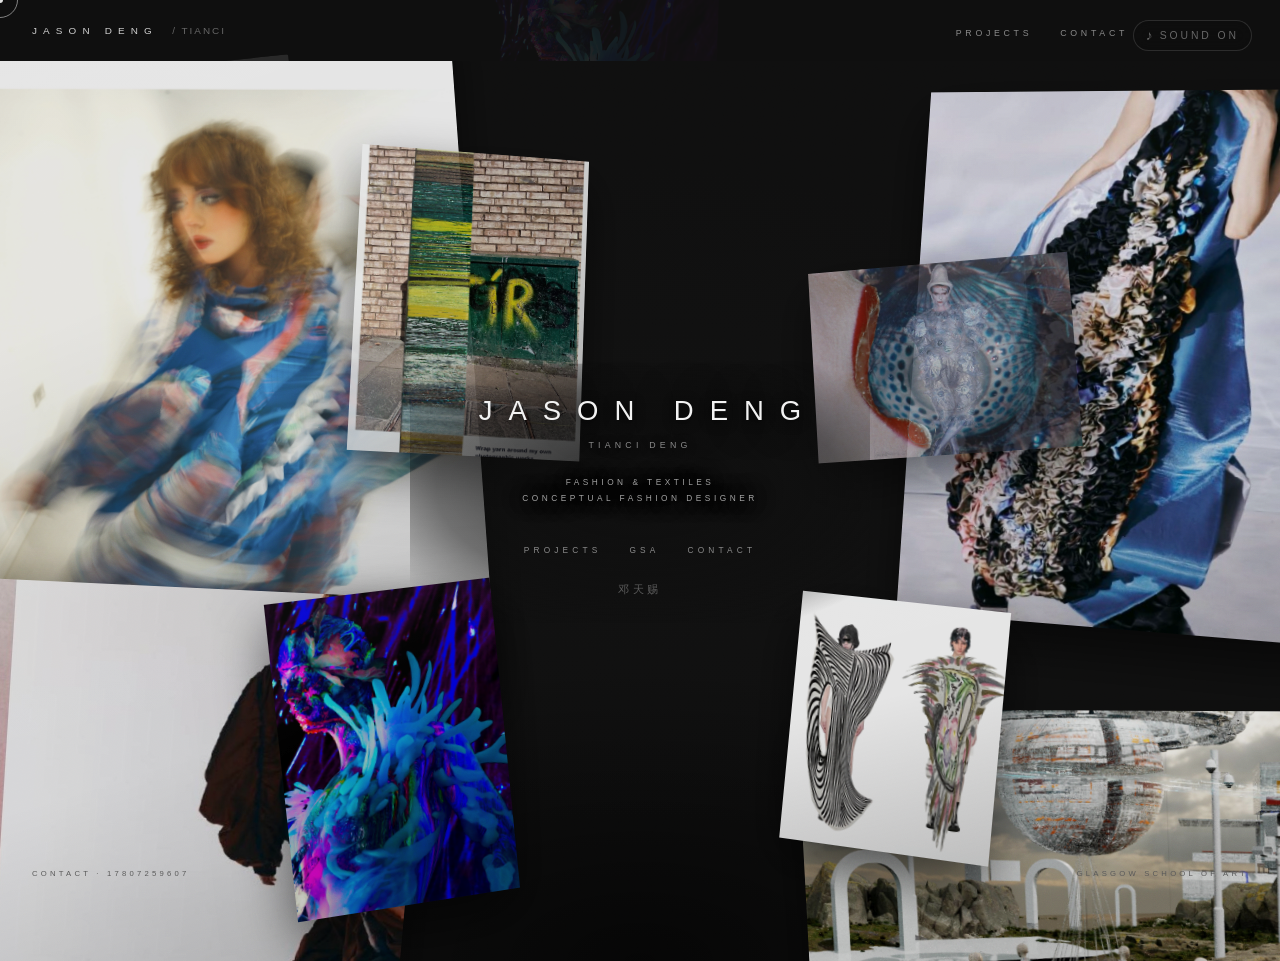
<file: index.html>
<!DOCTYPE html>
<html lang="en">
<head>
  <meta charset="utf-8">
  <meta name="viewport" content="width=device-width, initial-scale=1">
  <title>Jason Deng · Fashion &amp; Textiles</title>
  <meta name="description" content="Jason Deng (Tianci Deng) — conceptual fashion designer. Fashion & Textiles.">
  <link rel="stylesheet" href="css/styles.css">
</head>
<body class="page-home">
  <header class="site-header">
    <a class="logo" href="index.html">Jason Deng <span>/ Tianci</span></a>
    <nav>
      <ul class="nav-links">
        <li><a href="projects.html">Projects</a></li>
        <li><a href="contact.html">Contact</a></li>
      </ul>
    </nav>
  </header>

  <main class="stage" id="stage" aria-label="Portfolio stage">
    <!-- Floating project covers — uneven scale, subtle 3D skew, crop past edges -->
    <a class="tile tile-1" href="project-conflux-orbit.html" data-depth="0.55" aria-label="001 Conflux Orbit">
      <img src="images/conflux-orbit.jpg" alt="Conflux Orbit">
      <span class="tile-label">001 · Conflux Orbit</span>
    </a>
    <a class="tile tile-2" href="project-error-matrix.html" data-depth="0.7" aria-label="002 Error Matrix">
      <img src="images/error-matrix.jpg" alt="Error Matrix">
      <span class="tile-label">002 · Error Matrix</span>
    </a>
    <a class="tile tile-3" href="project-resonant-marks.html" data-depth="0.45" aria-label="003 Resonant Marks">
      <img src="images/resonant-marks-look.jpg" alt="Resonant Marks">
      <span class="tile-label">003 · Resonant Marks</span>
    </a>
    <a class="tile tile-4" href="project-cyberpanorama-prison.html" data-depth="0.65" aria-label="004 Cyberpanorama Prison">
      <img src="images/cyberpanorama-prison.jpg" alt="Cyberpanorama Prison">
      <span class="tile-label">004 · Cyberpanorama</span>
    </a>
    <a class="tile tile-5" href="project-new-human.html" data-depth="0.9" aria-label="005 Integration New Human">
      <img src="images/new-human.jpg" alt="Integration / New Human">
      <span class="tile-label">005 · New Human</span>
    </a>
    <a class="tile tile-6" href="project-color-texture.html" data-depth="0.35" aria-label="006 Color and Texture">
      <img src="images/color-and-texture.jpg" alt="Color and Texture">
      <span class="tile-label">006 · Color &amp; Texture</span>
    </a>
    <a class="tile tile-7" href="project-curious-find.html" data-depth="0.8" aria-label="007 Curious Find">
      <img src="images/curious-find.jpg" alt="Curious Find">
      <span class="tile-label">007 · Curious Find</span>
    </a>
    <a class="tile tile-8" href="project-artist-film-muse.html" data-depth="0.5" aria-label="008 Artist Film Muse">
      <img src="images/artist-film-muse.jpg" alt="Artist Film Muse">
      <span class="tile-label">008 · Artist Film Muse</span>
    </a>

    <div class="identity">
      <h1>Jason Deng</h1>
      <p class="aka">Tianci Deng</p>
      <p class="role">Fashion &amp; Textiles<br>Conceptual Fashion Designer</p>
      <ul class="identity-nav">
        <li><a href="projects.html">Projects</a></li>
        <li><a href="https://gsapostgradshowcase.net/tianci-deng/" target="_blank" rel="noopener">GSA</a></li>
        <li><a href="contact.html">Contact</a></li>
      </ul>
      <p class="zh-line">邓天赐</p>
    </div>
  </main>

  <p class="corner-meta bl"><a href="contact.html">Contact · 17807259607</a></p>
  <p class="corner-meta br">Glasgow School of Art</p>

  <script src="js/main.js"></script>
  <script src="js/music.js"></script>
</body>
</html>
</file>
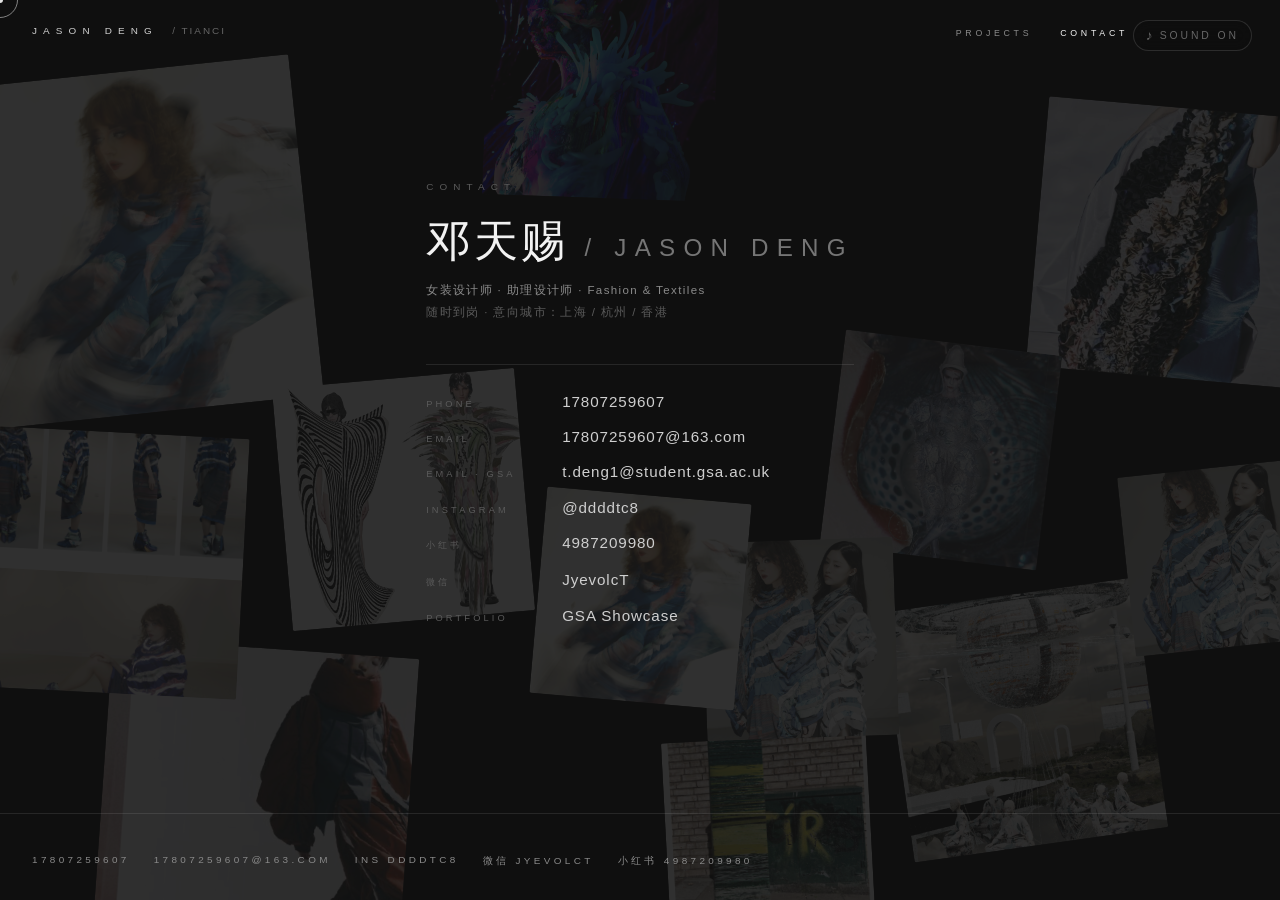
<file: contact.html>
<!DOCTYPE html>
<html lang="zh-CN">
<head>
  <meta charset="utf-8">
  <meta name="viewport" content="width=device-width, initial-scale=1">
  <title>Contact · Jason Deng</title>
  <meta name="description" content="Contact Jason Deng / Tianci Deng — fashion designer.">
  <link rel="stylesheet" href="css/styles.css">
</head>
<body class="page-contact">
  <header class="site-header">
    <a class="logo" href="index.html">Jason Deng <span>/ Tianci</span></a>
    <nav>
      <ul class="nav-links">
        <li><a href="projects.html">Projects</a></li>
        <li><a class="is-active" href="contact.html">Contact</a></li>
      </ul>
    </nav>
  </header>

  <main class="contact-page">
    <p class="contact-kicker">Contact</p>
    <h1>邓天赐 <span>/ Jason Deng</span></h1>
    <p class="contact-role">女装设计师 · 助理设计师 · Fashion &amp; Textiles</p>
    <p class="contact-avail">随时到岗 · 意向城市：上海 / 杭州 / 香港</p>

    <ul class="contact-list">
      <li>
        <span class="label">Phone</span>
        <a href="tel:+8617807259607">17807259607</a>
      </li>
      <li>
        <span class="label">Email</span>
        <a href="mailto:17807259607@163.com">17807259607@163.com</a>
      </li>
      <li>
        <span class="label">Email · GSA</span>
        <a href="mailto:t.deng1@student.gsa.ac.uk">t.deng1@student.gsa.ac.uk</a>
      </li>
      <li>
        <span class="label">Instagram</span>
        <a href="https://www.instagram.com/ddddtc8" target="_blank" rel="noopener">@ddddtc8</a>
      </li>
      <li>
        <span class="label">小红书</span>
        <span class="plain">4987209980</span>
      </li>
      <li>
        <span class="label">微信</span>
        <span class="plain">JyevolcT</span>
      </li>
      <li>
        <span class="label">Portfolio</span>
        <a href="https://gsapostgradshowcase.net/tianci-deng/" target="_blank" rel="noopener">GSA Showcase</a>
      </li>
    </ul>
  </main>

  <footer class="site-footer">
    <div class="contact-line">
      <a href="tel:+8617807259607">17807259607</a>
      <a href="mailto:17807259607@163.com">17807259607@163.com</a>
      <a href="https://www.instagram.com/ddddtc8" target="_blank" rel="noopener">Ins ddddtc8</a>
      <span>微信 JyevolcT</span>
      <span>小红书 4987209980</span>
    </div>
  </footer>
  <script src="js/main.js"></script>
  <script src="js/music.js"></script>
</body>
</html>
</file>
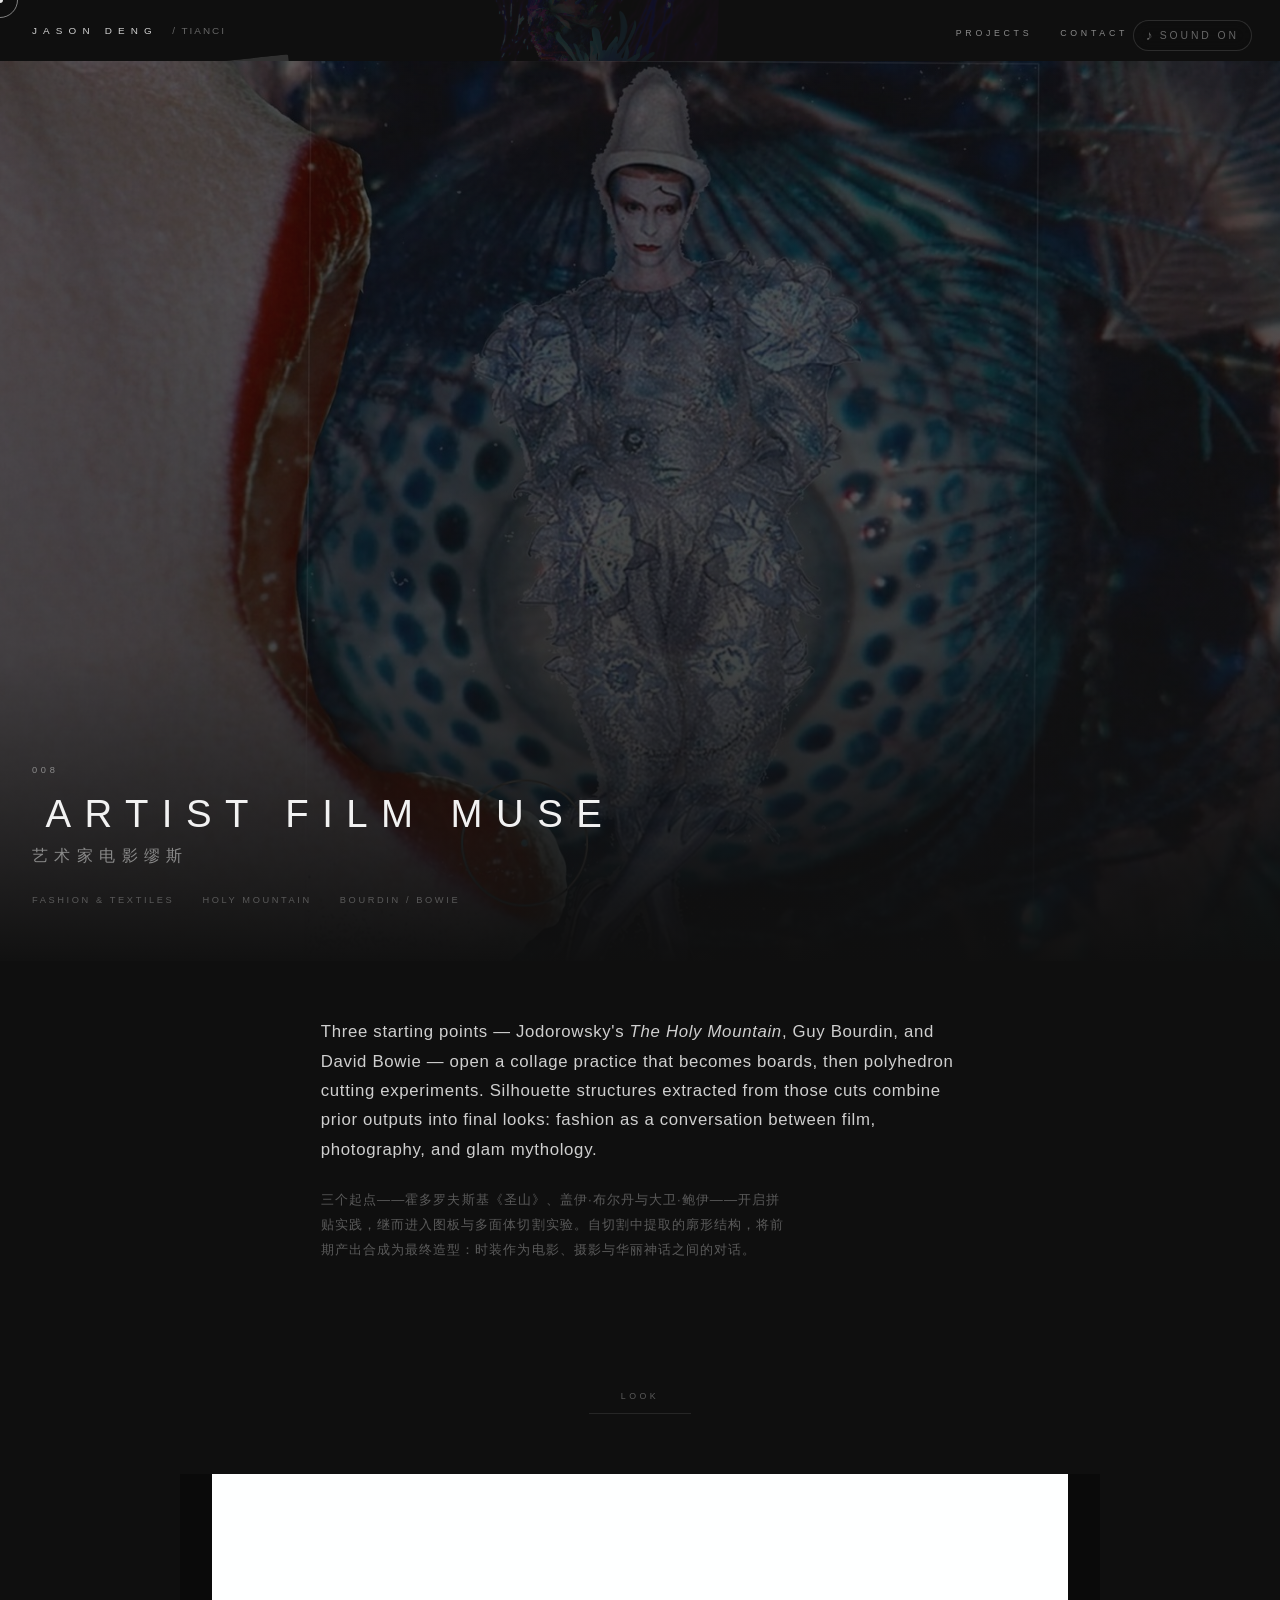
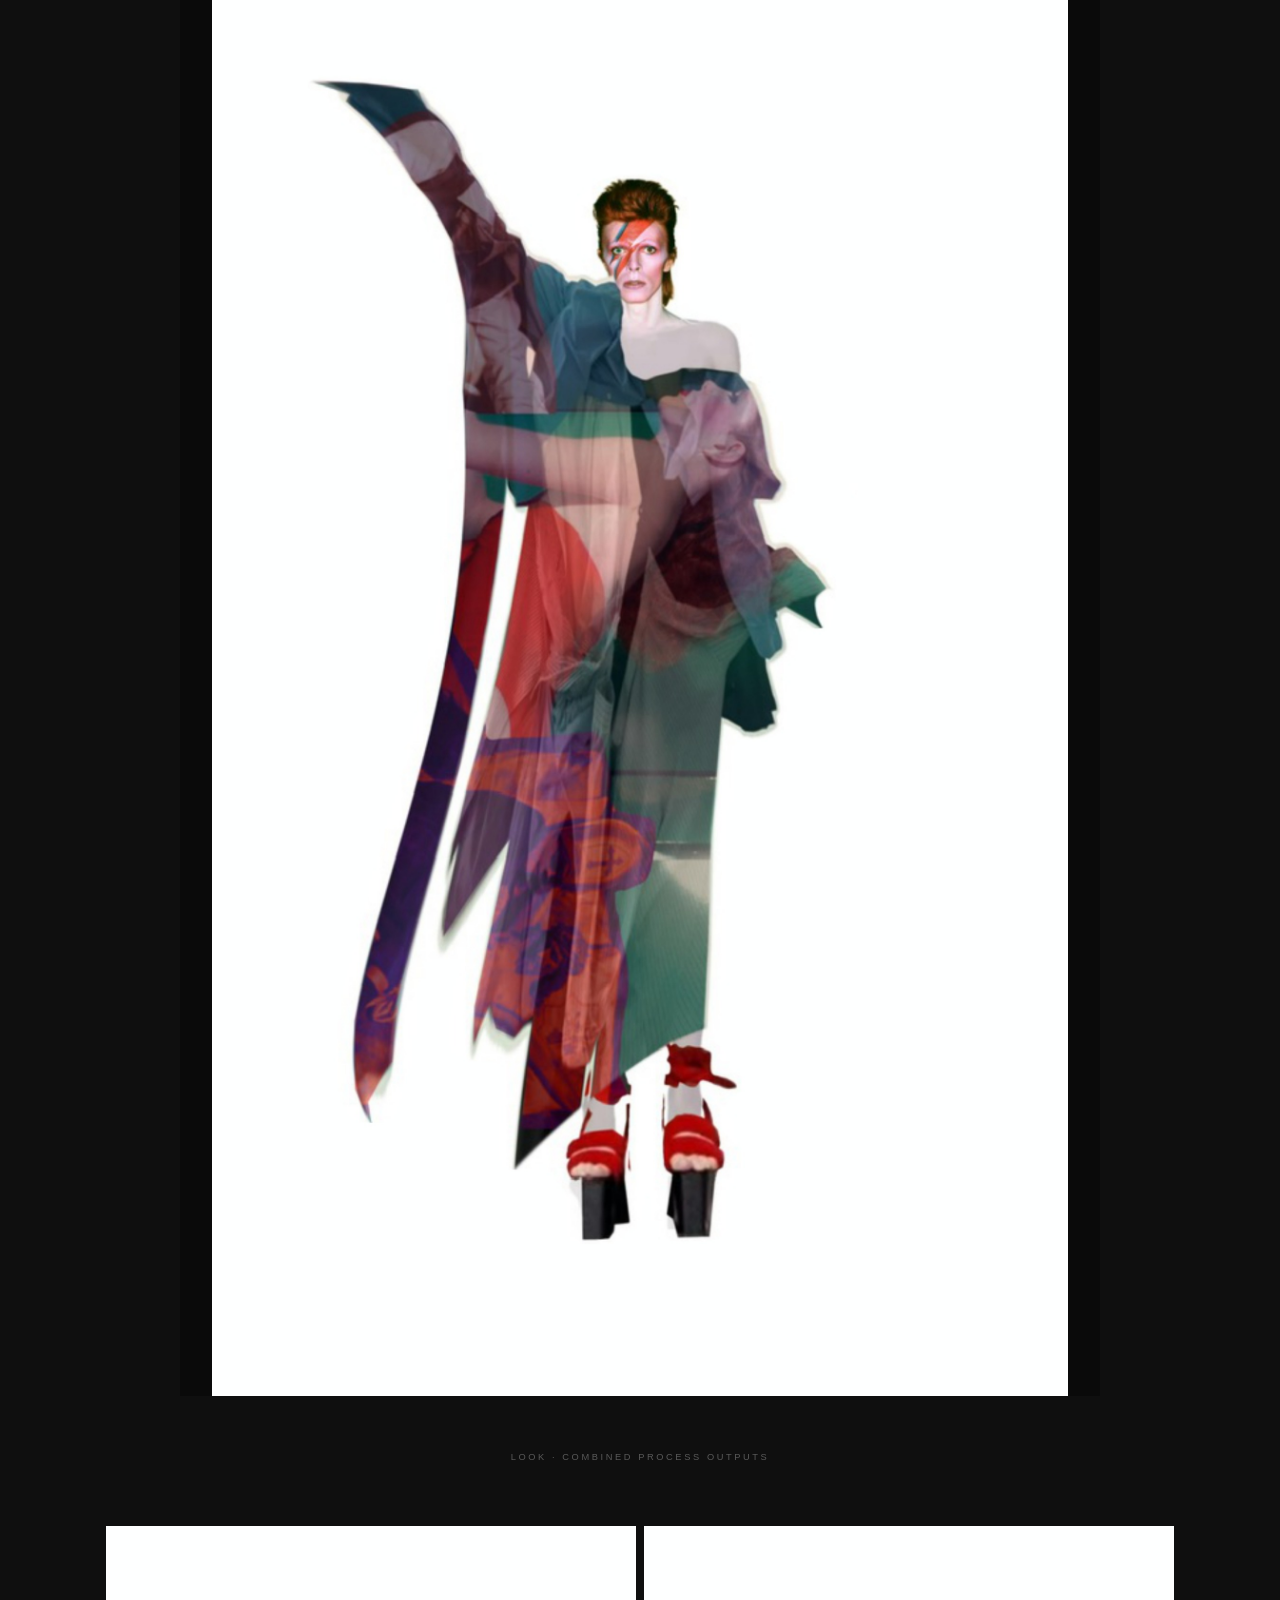
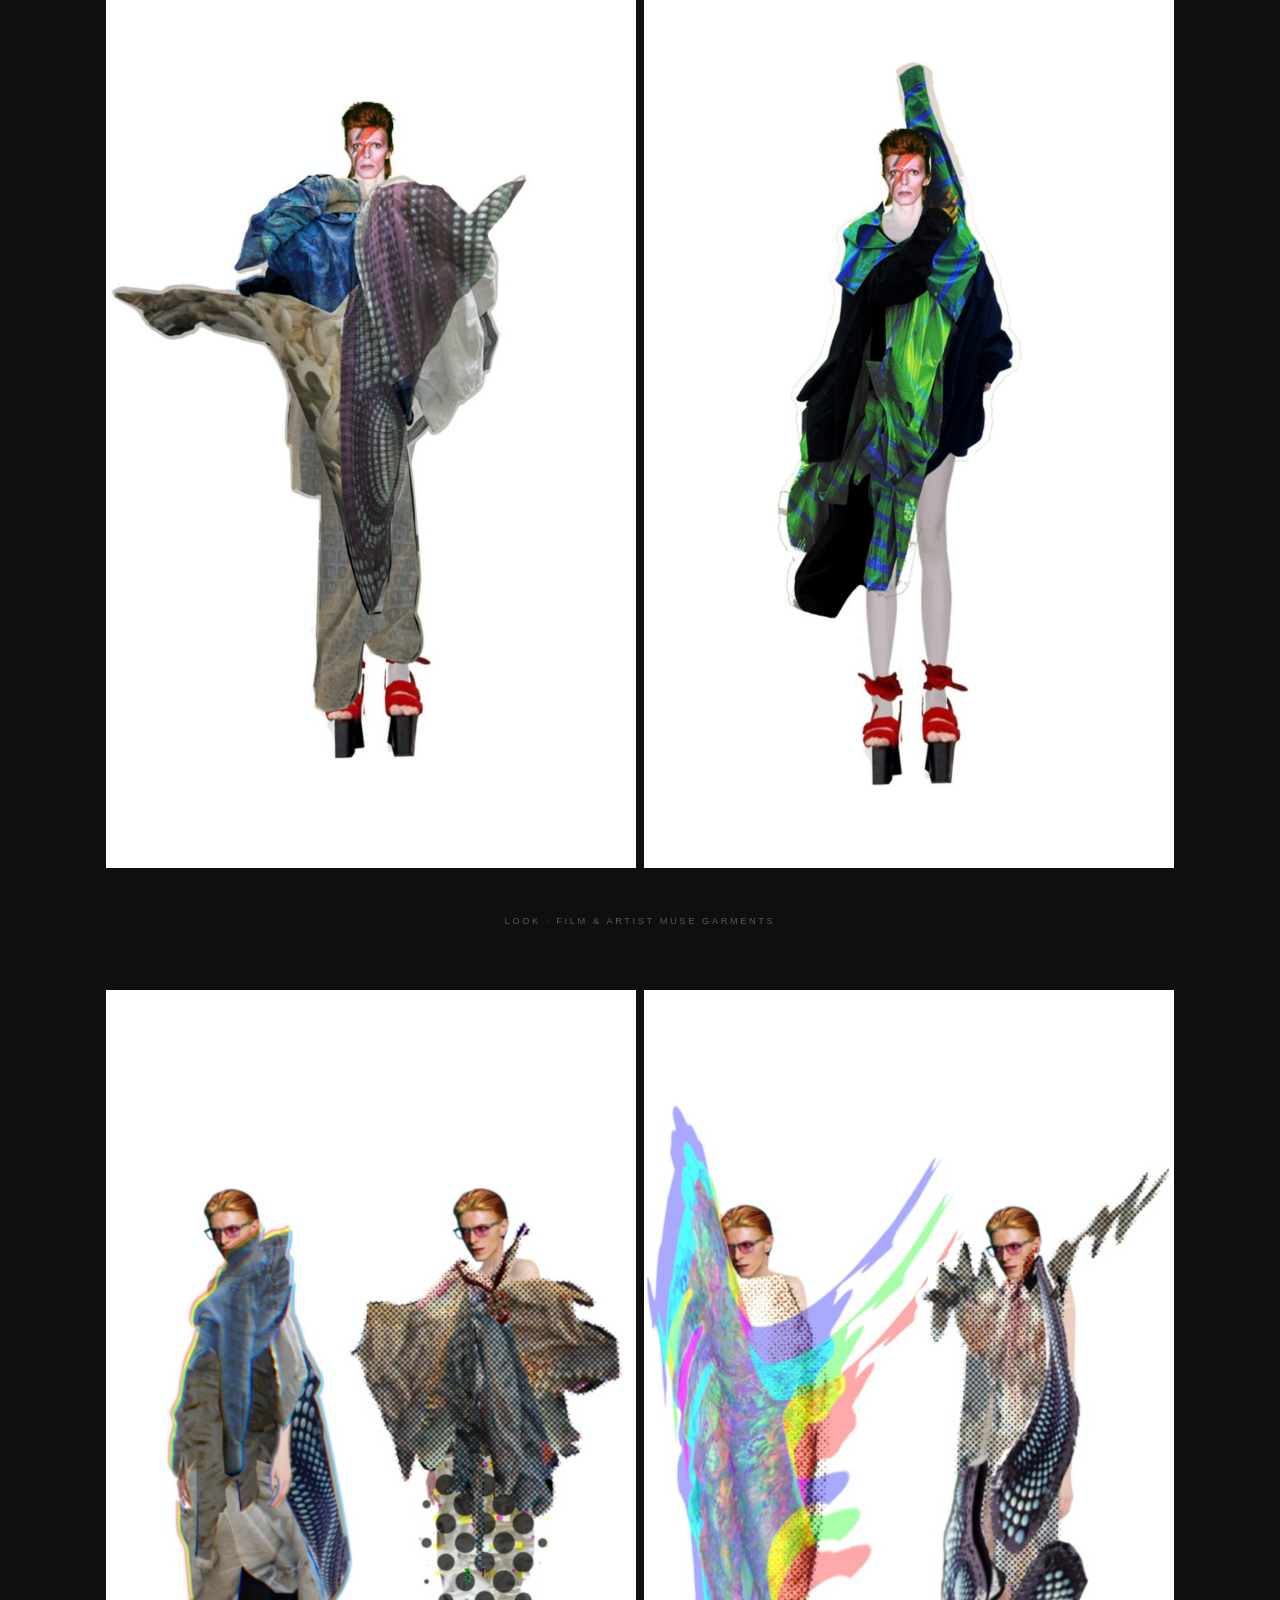
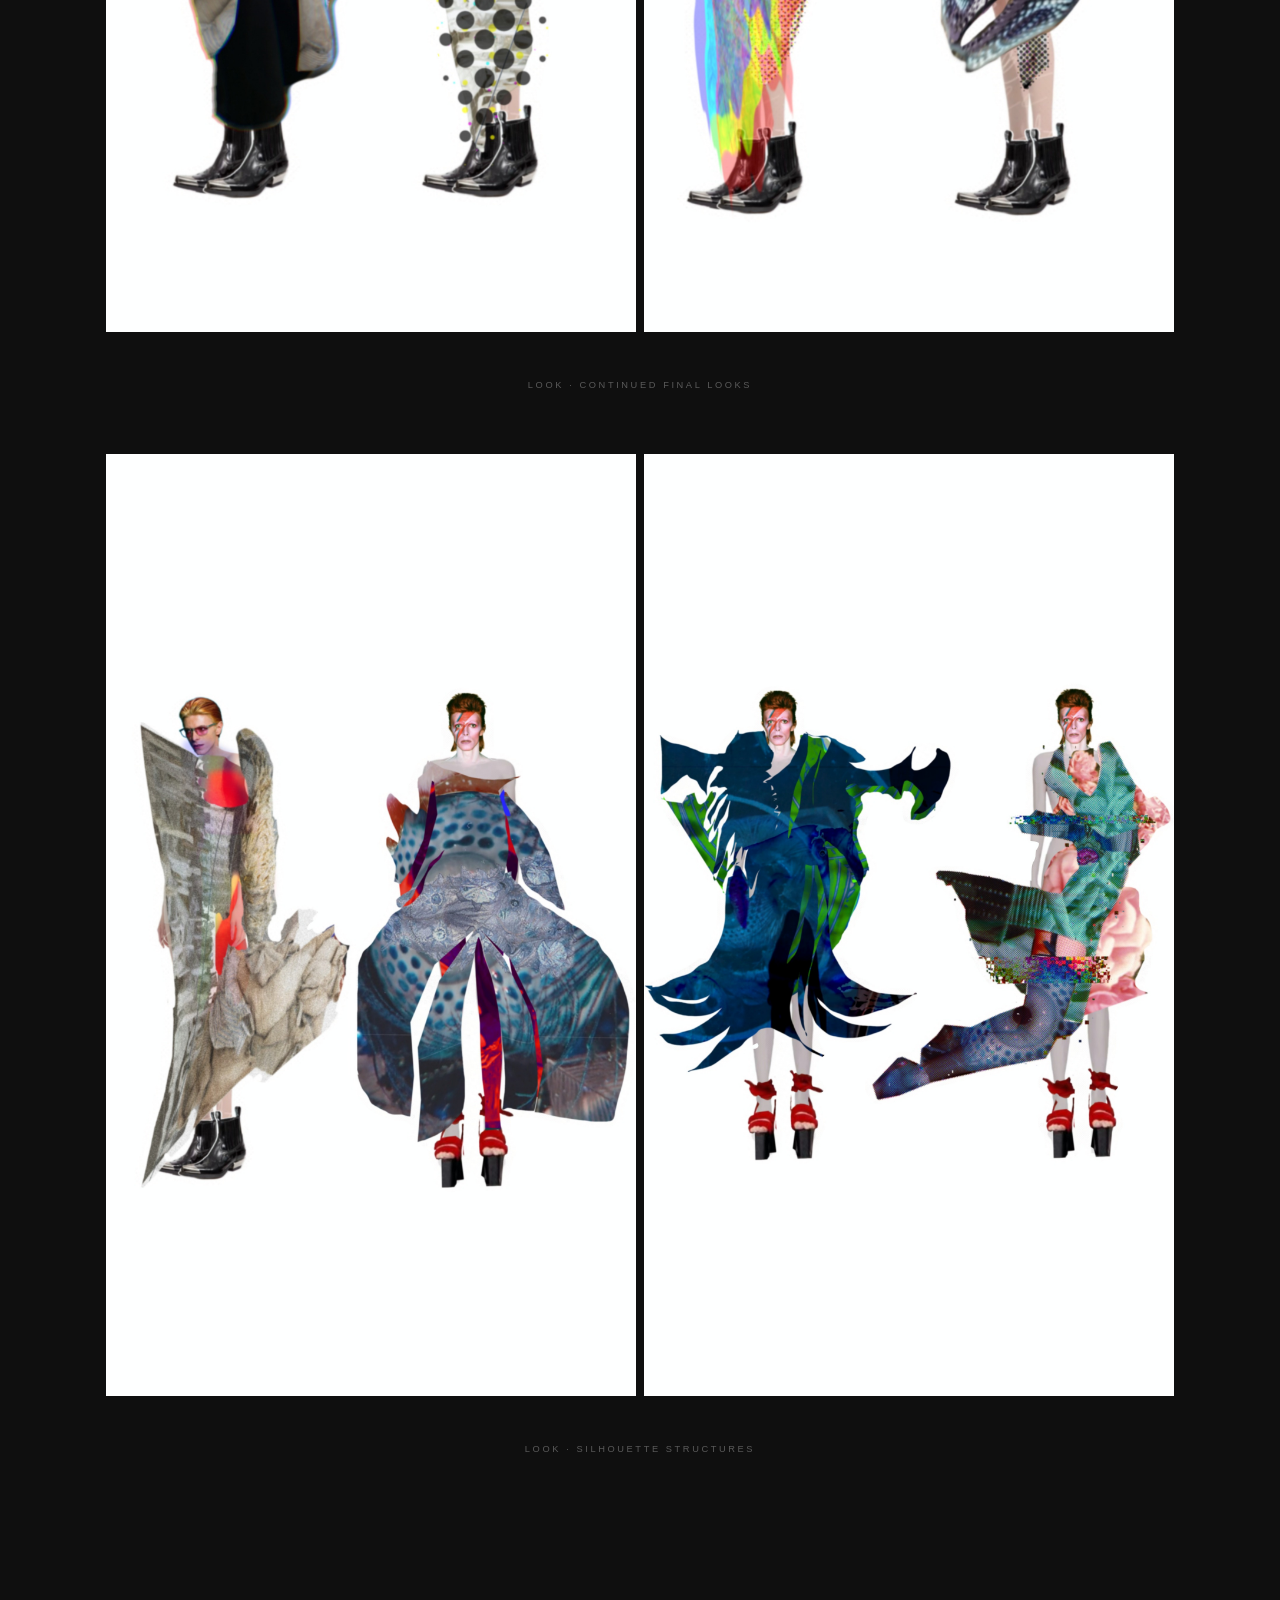
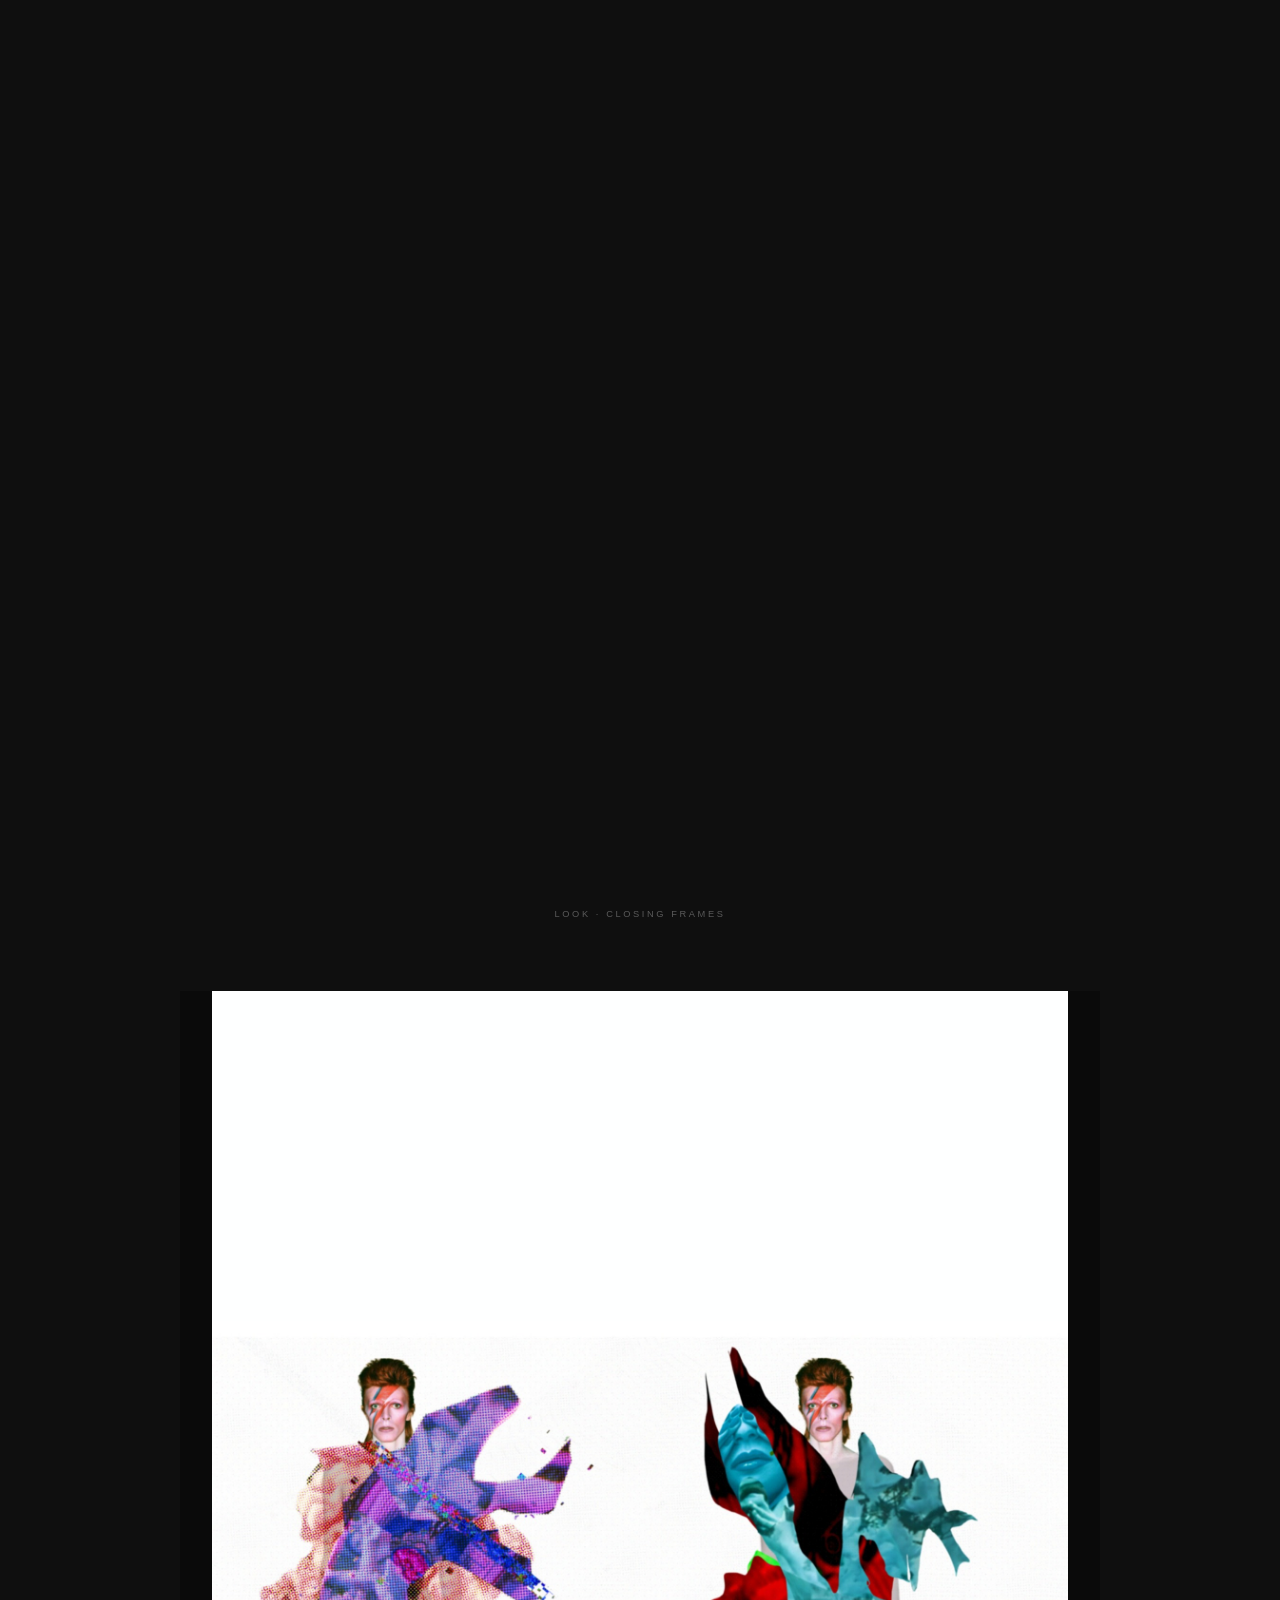
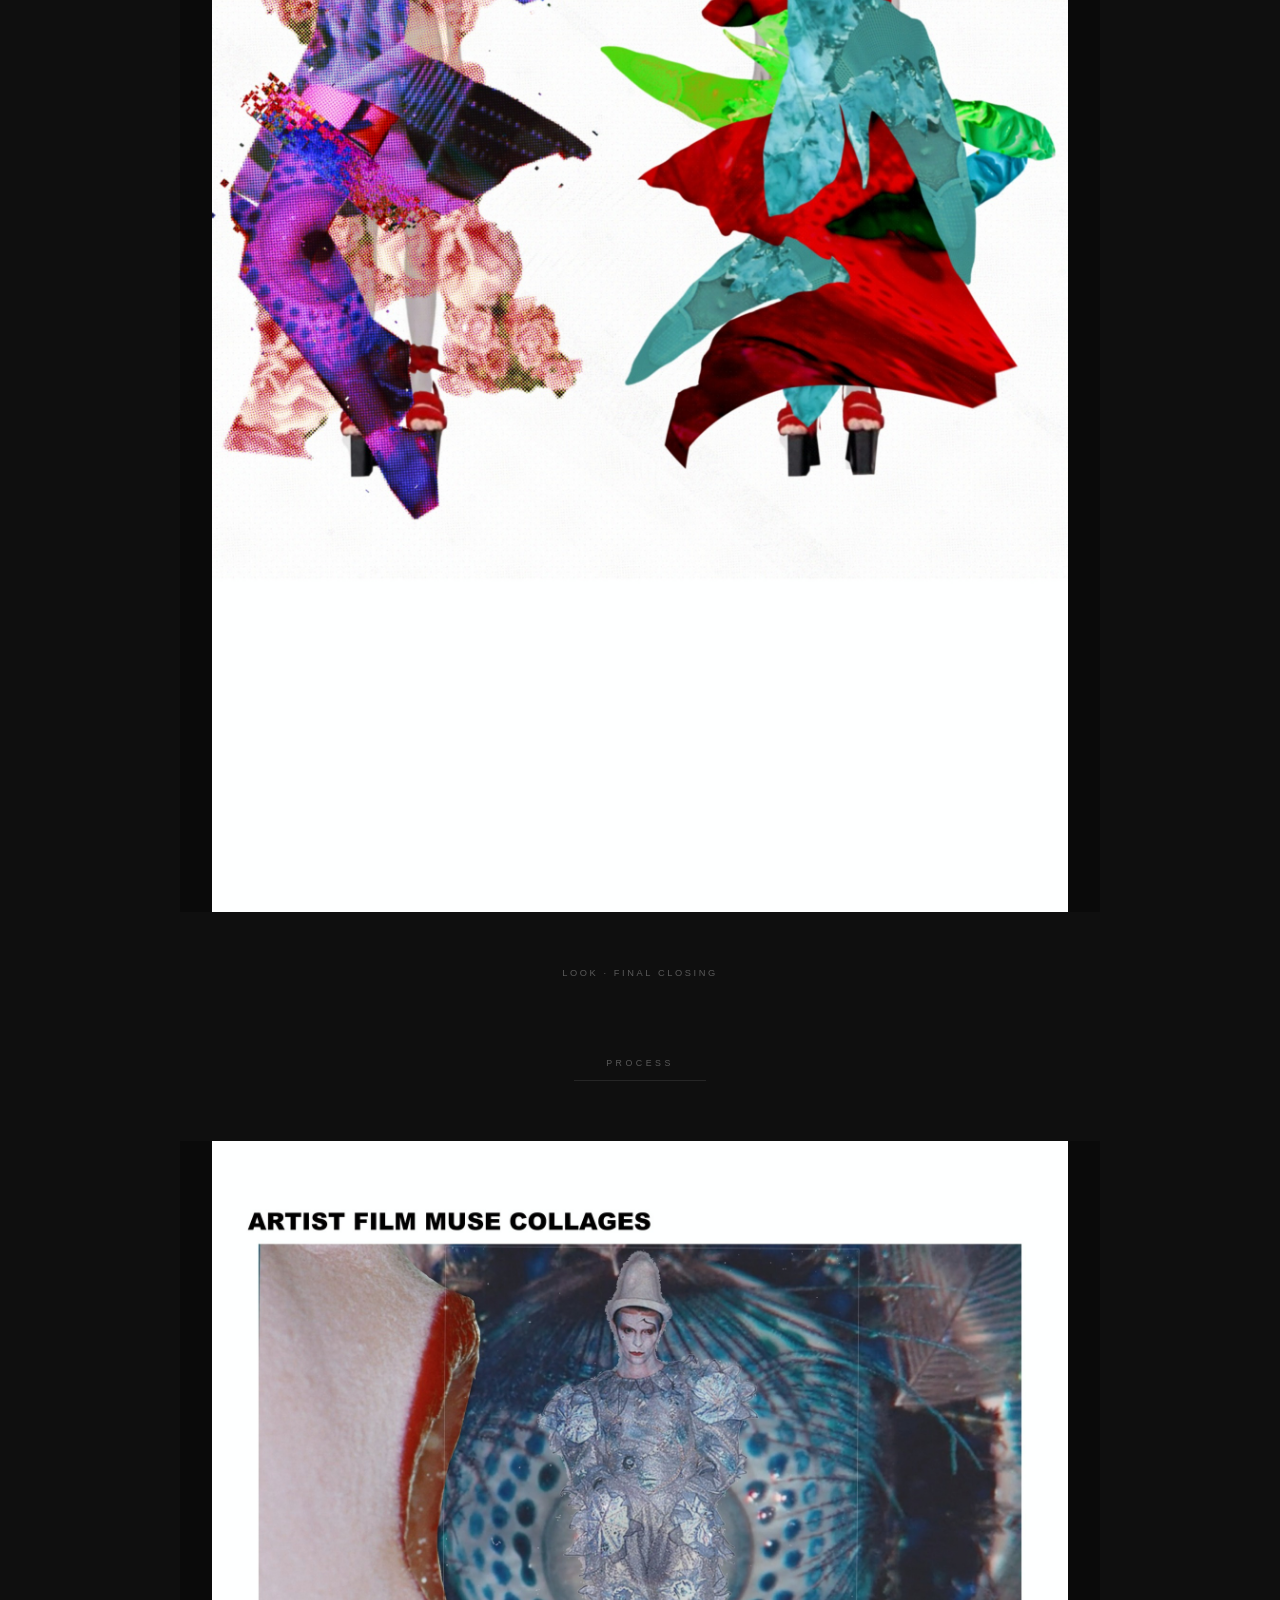
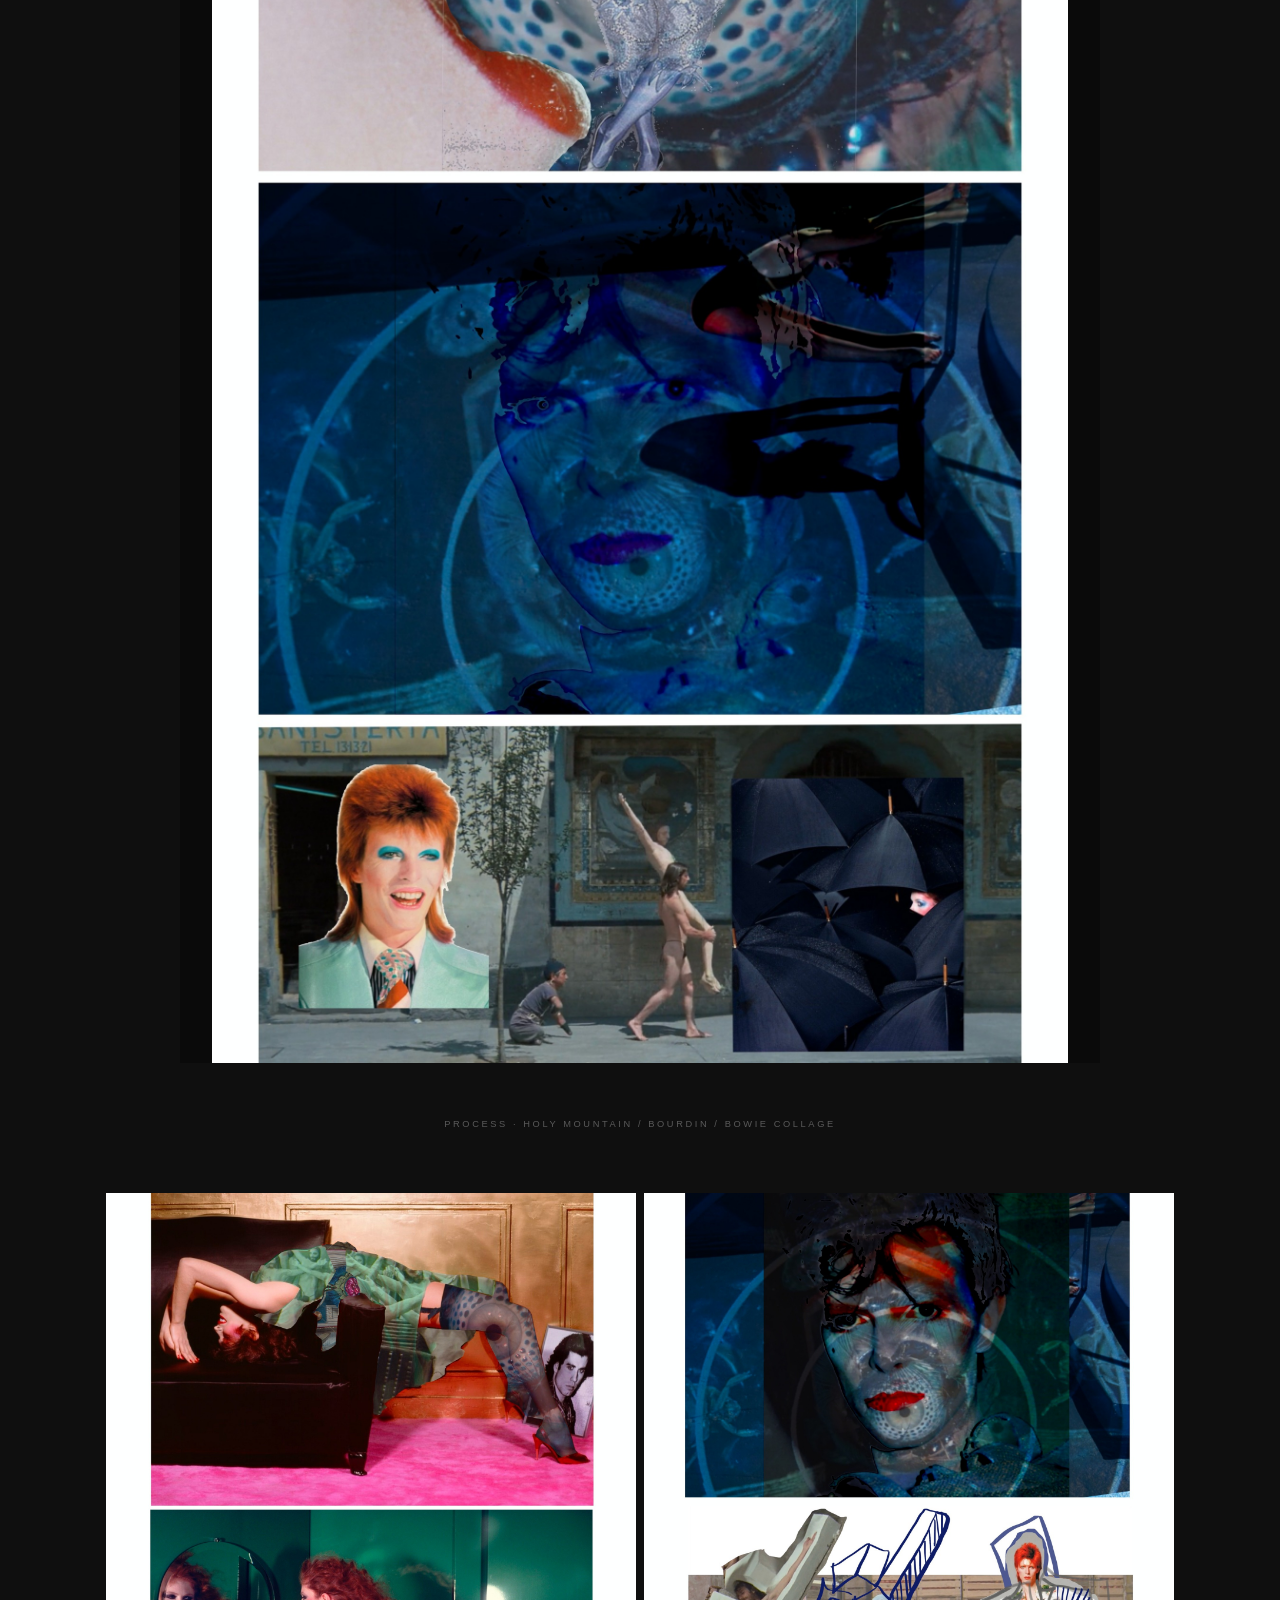
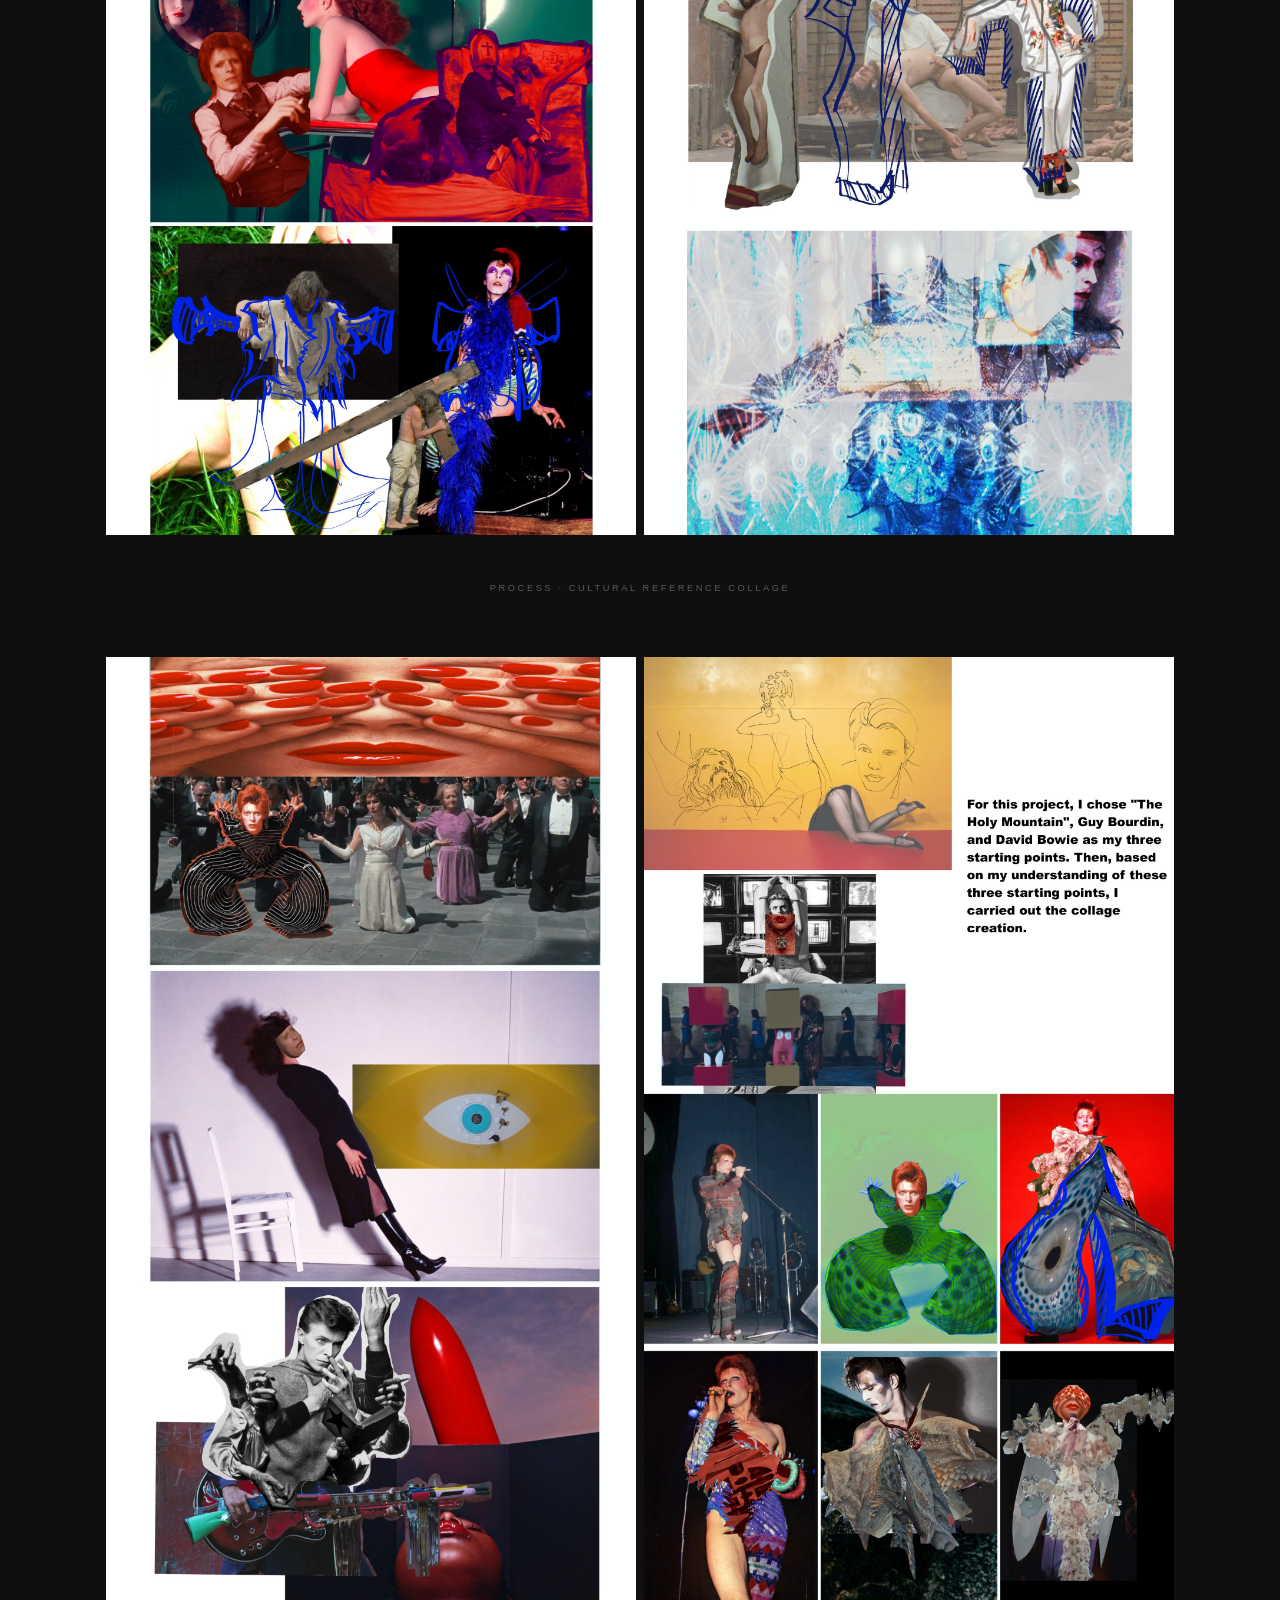
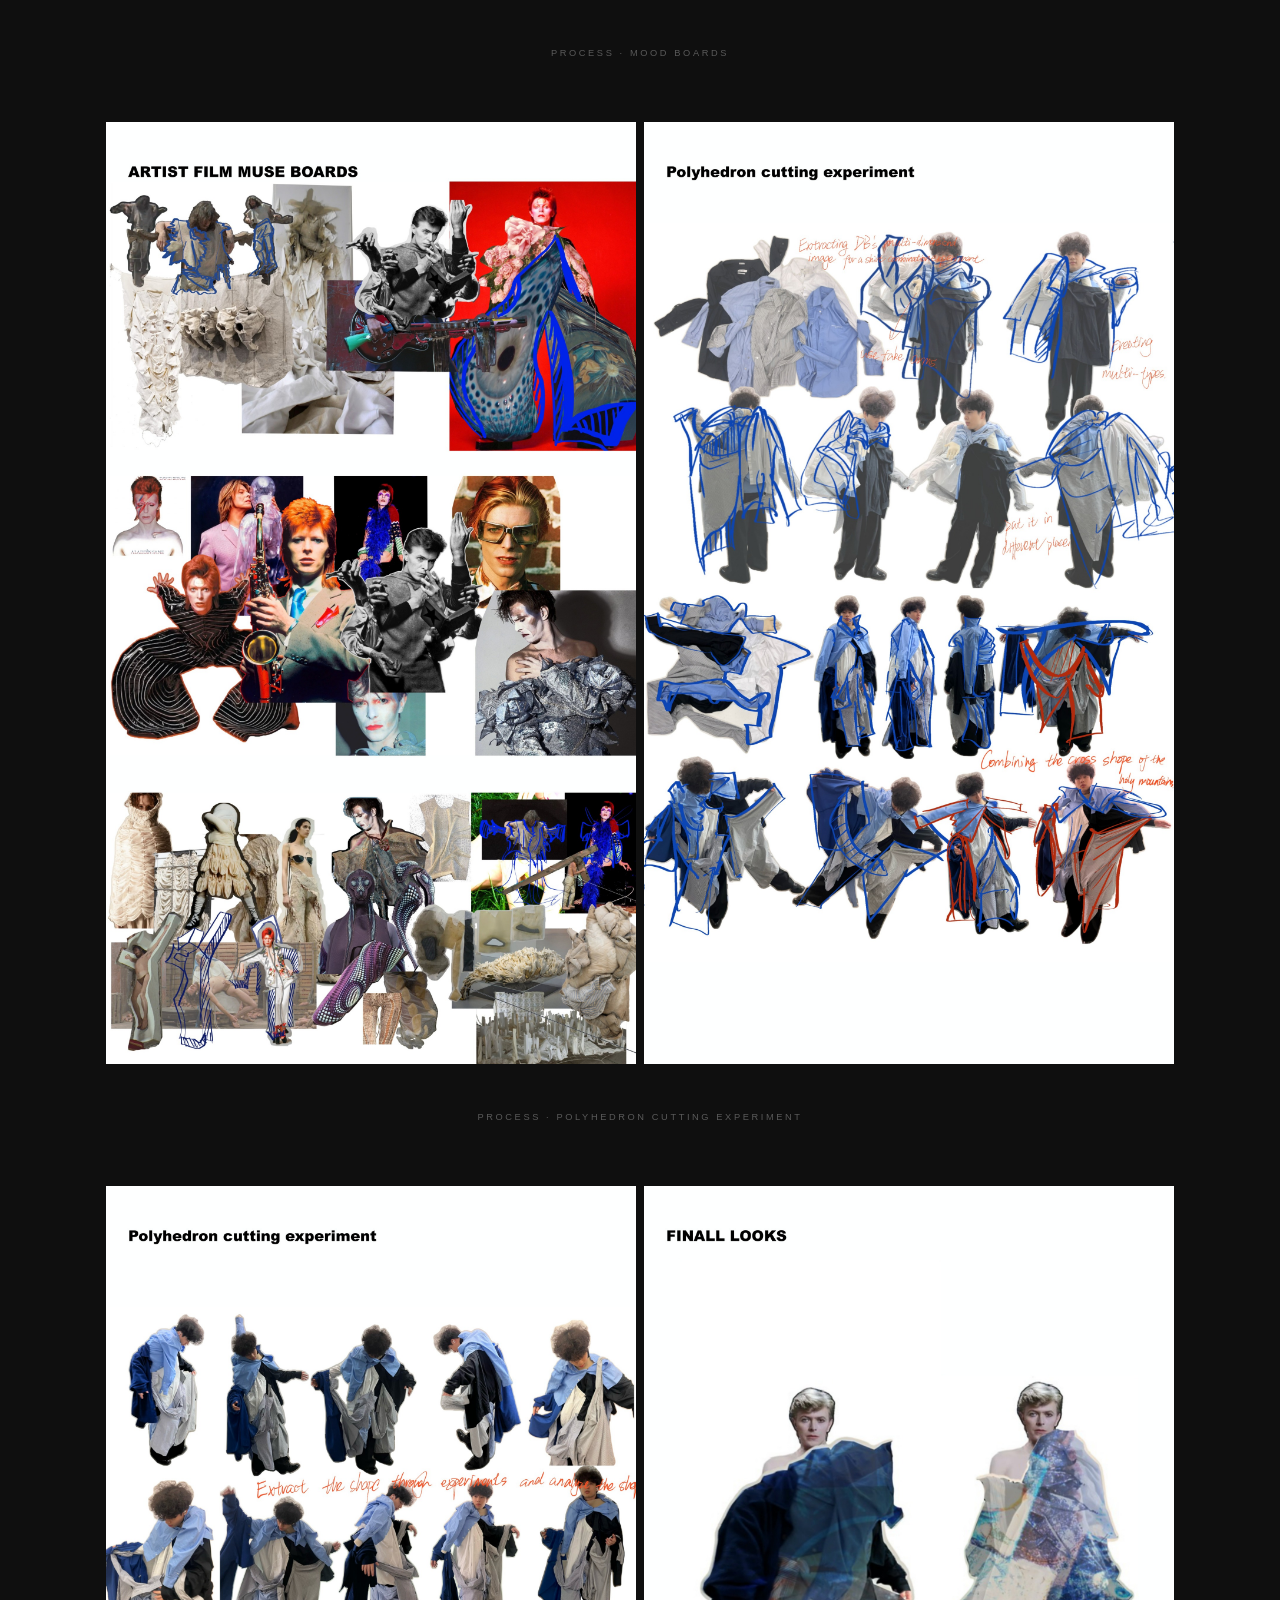
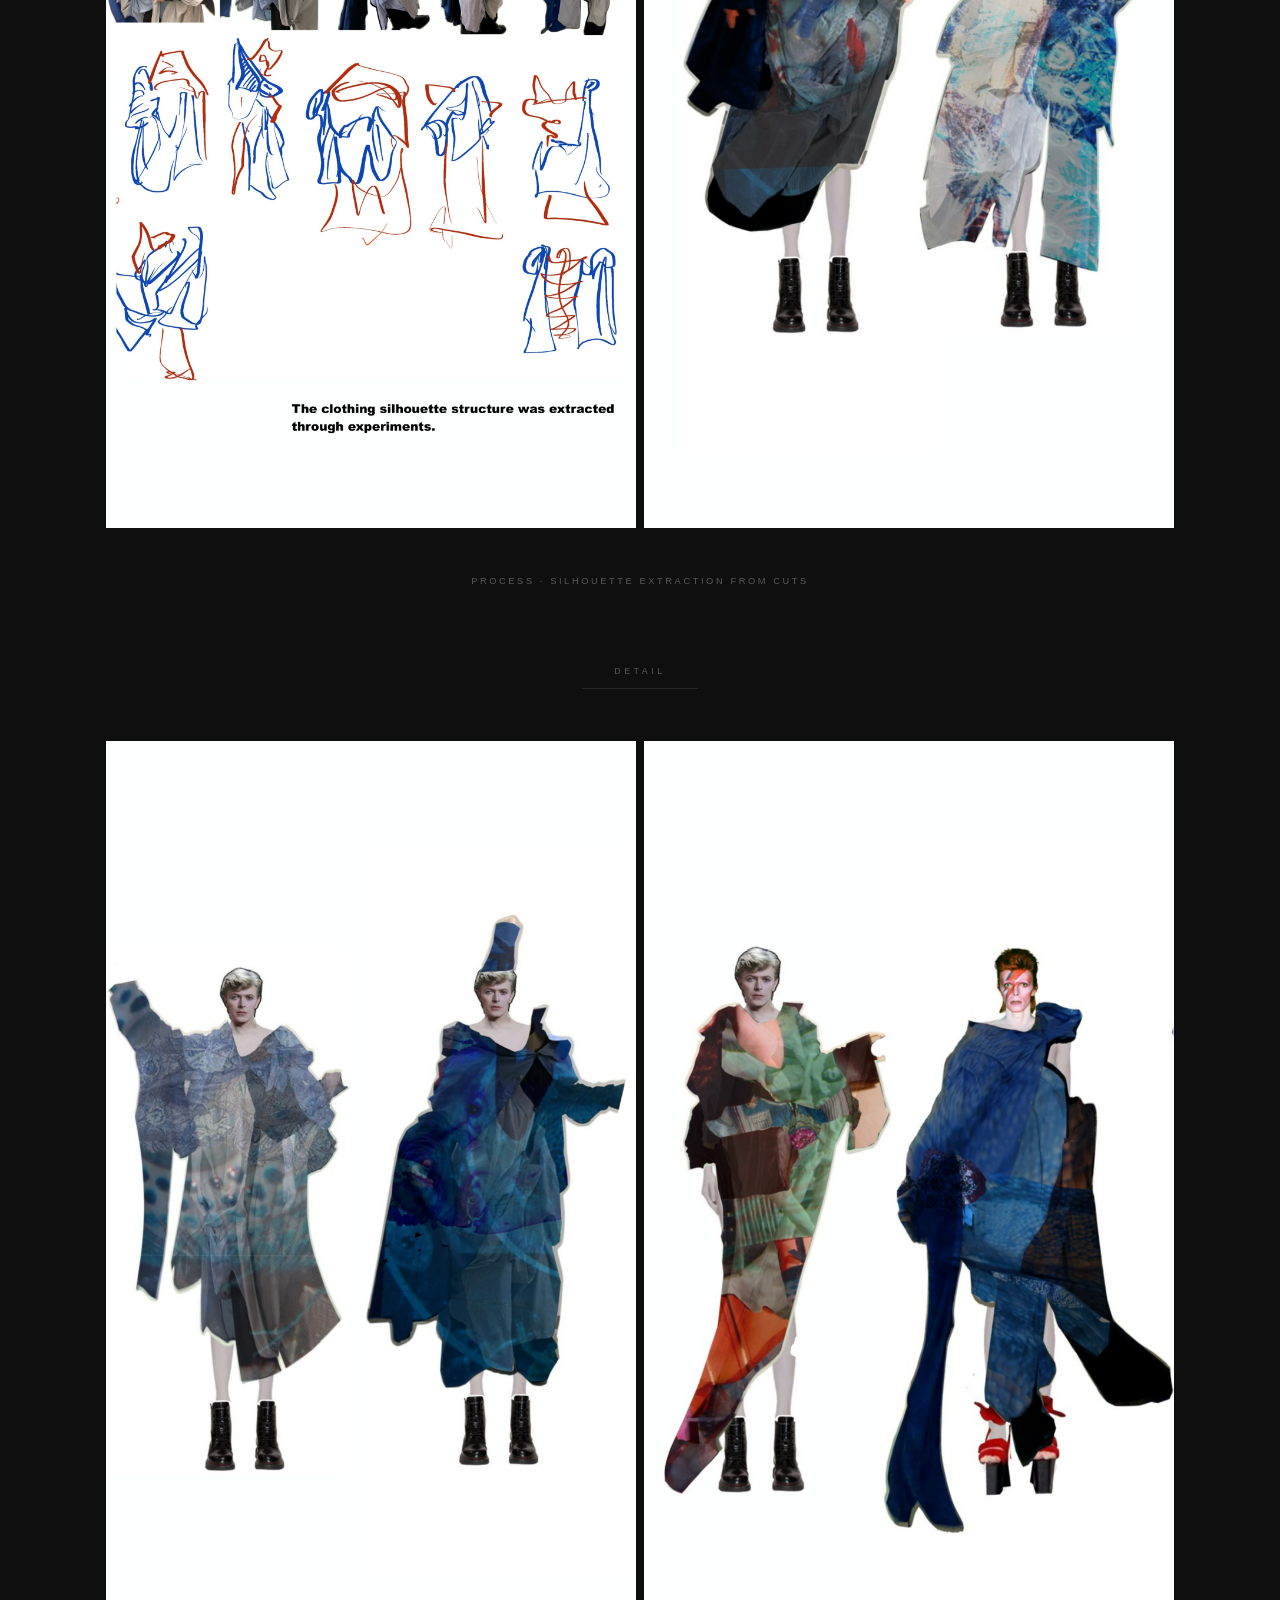
<file: project-artist-film-muse.html>
<!DOCTYPE html>
<html lang="en">
<head>
  <meta charset="utf-8">
  <meta name="viewport" content="width=device-width, initial-scale=1">
  <title>008 Artist Film Muse · Jason Deng</title>
  <meta name="description" content="Artist Film Muse (艺术家电影缪斯) — Holy Mountain, Bourdin, Bowie into fashion looks. Jason Deng.">
  <link rel="stylesheet" href="css/styles.css">
</head>
<body class="page-project">
  <header class="site-header">
    <a class="logo" href="index.html">Jason Deng <span>/ Tianci</span></a>
    <nav>
      <ul class="nav-links">
        <li><a href="projects.html">Projects</a></li>
        <li><a href="contact.html">Contact</a></li>
      </ul>
    </nav>
  </header>

  <section class="lookbook-hero">
    <div class="lookbook-hero-bg" aria-hidden="true">
      <img src="images/artist-film-muse.jpg" alt="">
    </div>
    <div class="lookbook-hero-content">
      <p class="lookbook-num">008</p>
      <h1>Artist Film Muse</h1>
      <p class="zh-title">艺术家电影缪斯</p>
      <div class="lookbook-meta">
        <span>Fashion &amp; Textiles</span>
        <span>Holy Mountain</span>
        <span>Bourdin / Bowie</span>
      </div>
    </div>
  </section>

  <div class="lookbook-body">
    <p class="lede">
      Three starting points — Jodorowsky's <em>The Holy Mountain</em>, Guy Bourdin, and David Bowie — open a collage practice that becomes boards, then polyhedron cutting experiments. Silhouette structures extracted from those cuts combine prior outputs into final looks: fashion as a conversation between film, photography, and glam mythology.
    </p>
    <p class="lede-zh">
      三个起点——霍多罗夫斯基《圣山》、盖伊·布尔丹与大卫·鲍伊——开启拼贴实践，继而进入图板与多面体切割实验。自切割中提取的廓形结构，将前期产出合成为最终造型：时装作为电影、摄影与华丽神话之间的对话。
    </p>
  </div>

  <div class="lookbook-frames">

    <p class="lookbook-section-label">Look</p>

    <figure class="frame inset">
      <img src="images/artist-film-muse/p-46.jpg" alt="Final looks">
    </figure>
    <p class="frame-caption">Look · Combined process outputs</p>

    <div class="frame pair">
      <figure>
        <img src="images/artist-film-muse/p-47.jpg" alt="Look 47">
      </figure>
      <figure>
        <img src="images/artist-film-muse/p-48.jpg" alt="Look 48">
      </figure>
    </div>
    <p class="frame-caption">Look · Film &amp; artist muse garments</p>

    <div class="frame pair">
      <figure>
        <img src="images/artist-film-muse/p-49.jpg" alt="Look 49">
      </figure>
      <figure>
        <img src="images/artist-film-muse/p-50.jpg" alt="Look 50">
      </figure>
    </div>
    <p class="frame-caption">Look · Continued final looks</p>

    <div class="frame pair">
      <figure>
        <img src="images/artist-film-muse/p-51.jpg" alt="Look 51">
      </figure>
      <figure>
        <img src="images/artist-film-muse/p-52.jpg" alt="Look 52">
      </figure>
    </div>
    <p class="frame-caption">Look · Silhouette structures</p>

    <div class="frame pair">
      <figure>
        <img src="images/artist-film-muse/p-53.jpg" alt="Look 53">
      </figure>
      <figure>
        <img src="images/artist-film-muse/p-54.jpg" alt="Look 54">
      </figure>
    </div>
    <p class="frame-caption">Look · Closing frames</p>

    <figure class="frame inset">
      <img src="images/artist-film-muse/p-55.jpg" alt="Closing">
    </figure>
    <p class="frame-caption">Look · Final closing</p>

    <p class="lookbook-section-label">Process</p>

    <figure class="frame inset">
      <img src="images/artist-film-muse/p-34.jpg" alt="Collage cover">
    </figure>
    <p class="frame-caption">Process · Holy Mountain / Bourdin / Bowie collage</p>

    <div class="frame pair">
      <figure>
        <img src="images/artist-film-muse/p-35.jpg" alt="Collage">
      </figure>
      <figure>
        <img src="images/artist-film-muse/p-36.jpg" alt="Collage 2">
      </figure>
    </div>
    <p class="frame-caption">Process · Cultural reference collage</p>

    <div class="frame pair">
      <figure>
        <img src="images/artist-film-muse/p-37.jpg" alt="Boards">
      </figure>
      <figure>
        <img src="images/artist-film-muse/p-38.jpg" alt="Boards 2">
      </figure>
    </div>
    <p class="frame-caption">Process · Mood boards</p>

    <div class="frame pair">
      <figure>
        <img src="images/artist-film-muse/p-39.jpg" alt="Polyhedron">
      </figure>
      <figure>
        <img src="images/artist-film-muse/p-40.jpg" alt="Cutting">
      </figure>
    </div>
    <p class="frame-caption">Process · Polyhedron cutting experiment</p>

    <div class="frame pair">
      <figure>
        <img src="images/artist-film-muse/p-41.jpg" alt="Extraction">
      </figure>
      <figure>
        <img src="images/artist-film-muse/p-42.jpg" alt="Silhouette">
      </figure>
    </div>
    <p class="frame-caption">Process · Silhouette extraction from cuts</p>

    <p class="lookbook-section-label">Detail</p>

    <div class="frame pair">
      <figure>
        <img src="images/artist-film-muse/p-43.jpg" alt="Detail board">
      </figure>
      <figure>
        <img src="images/artist-film-muse/p-44.jpg" alt="Detail 2">
      </figure>
    </div>
    <p class="frame-caption">Detail · Concept / illustration boards</p>

    <figure class="frame inset">
      <img src="images/artist-film-muse/p-45.jpg" alt="Detail 45">
    </figure>
    <p class="frame-caption">Detail · Material &amp; construction board</p>

  </div>

  <nav class="project-nav" aria-label="Project navigation">
    <a href="project-curious-find.html">← 007 Curious Find</a>
    <a href="projects.html">All Projects →</a>
  </nav>

  <footer class="site-footer">
    <div class="contact-line">
      <a href="tel:+8617807259607">17807259607</a>
      <a href="mailto:17807259607@163.com">17807259607@163.com</a>
      <a href="mailto:t.deng1@student.gsa.ac.uk">t.deng1@student.gsa.ac.uk</a>
      <a href="https://www.instagram.com/ddddtc8" target="_blank" rel="noopener">Ins ddddtc8</a>
      <span>微信 JyevolcT</span>
      <span>小红书 4987209980</span>
      <a href="contact.html">All Contact</a>
    </div>
    <p class="micro"><a href="https://gsapostgradshowcase.net/tianci-deng/" target="_blank" rel="noopener">View on GSA Showcase</a></p>
  </footer>

  <script src="js/main.js"></script>
  <script src="js/music.js"></script>
</body>
</html>
</file>
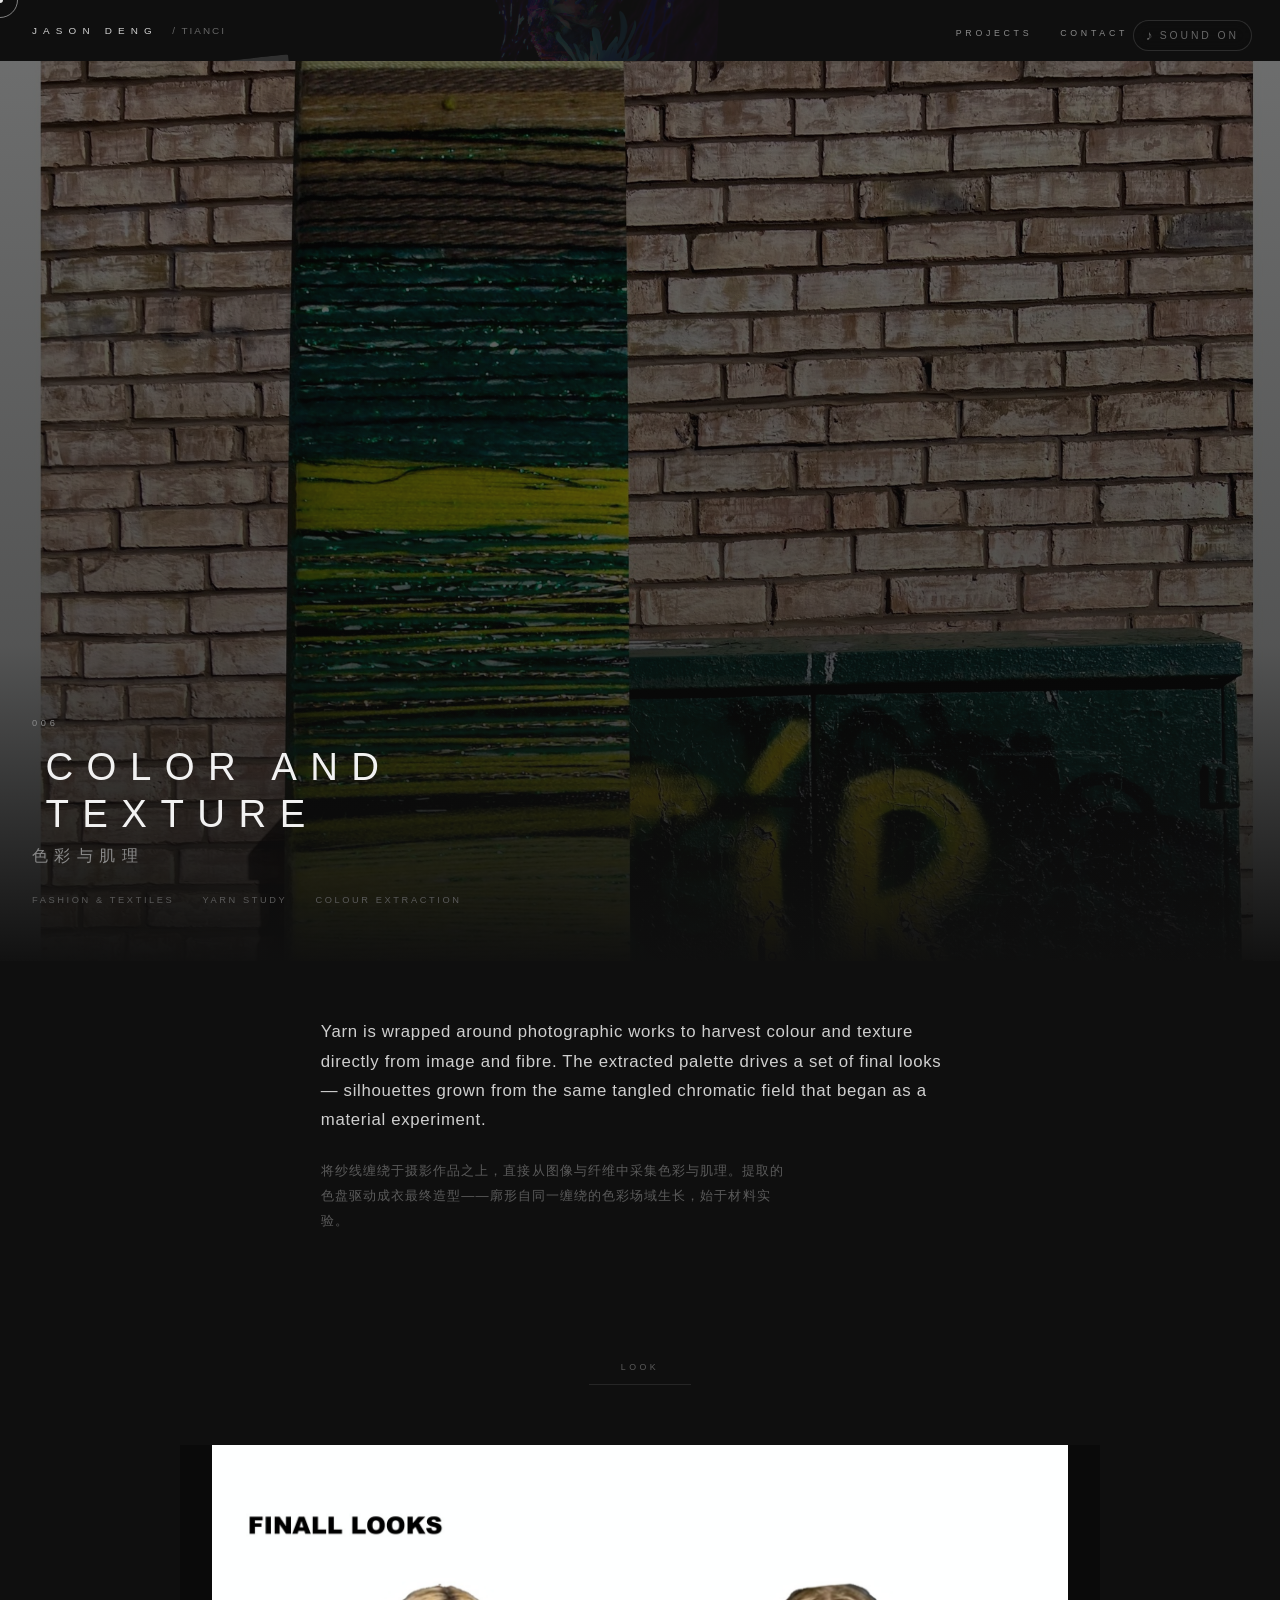
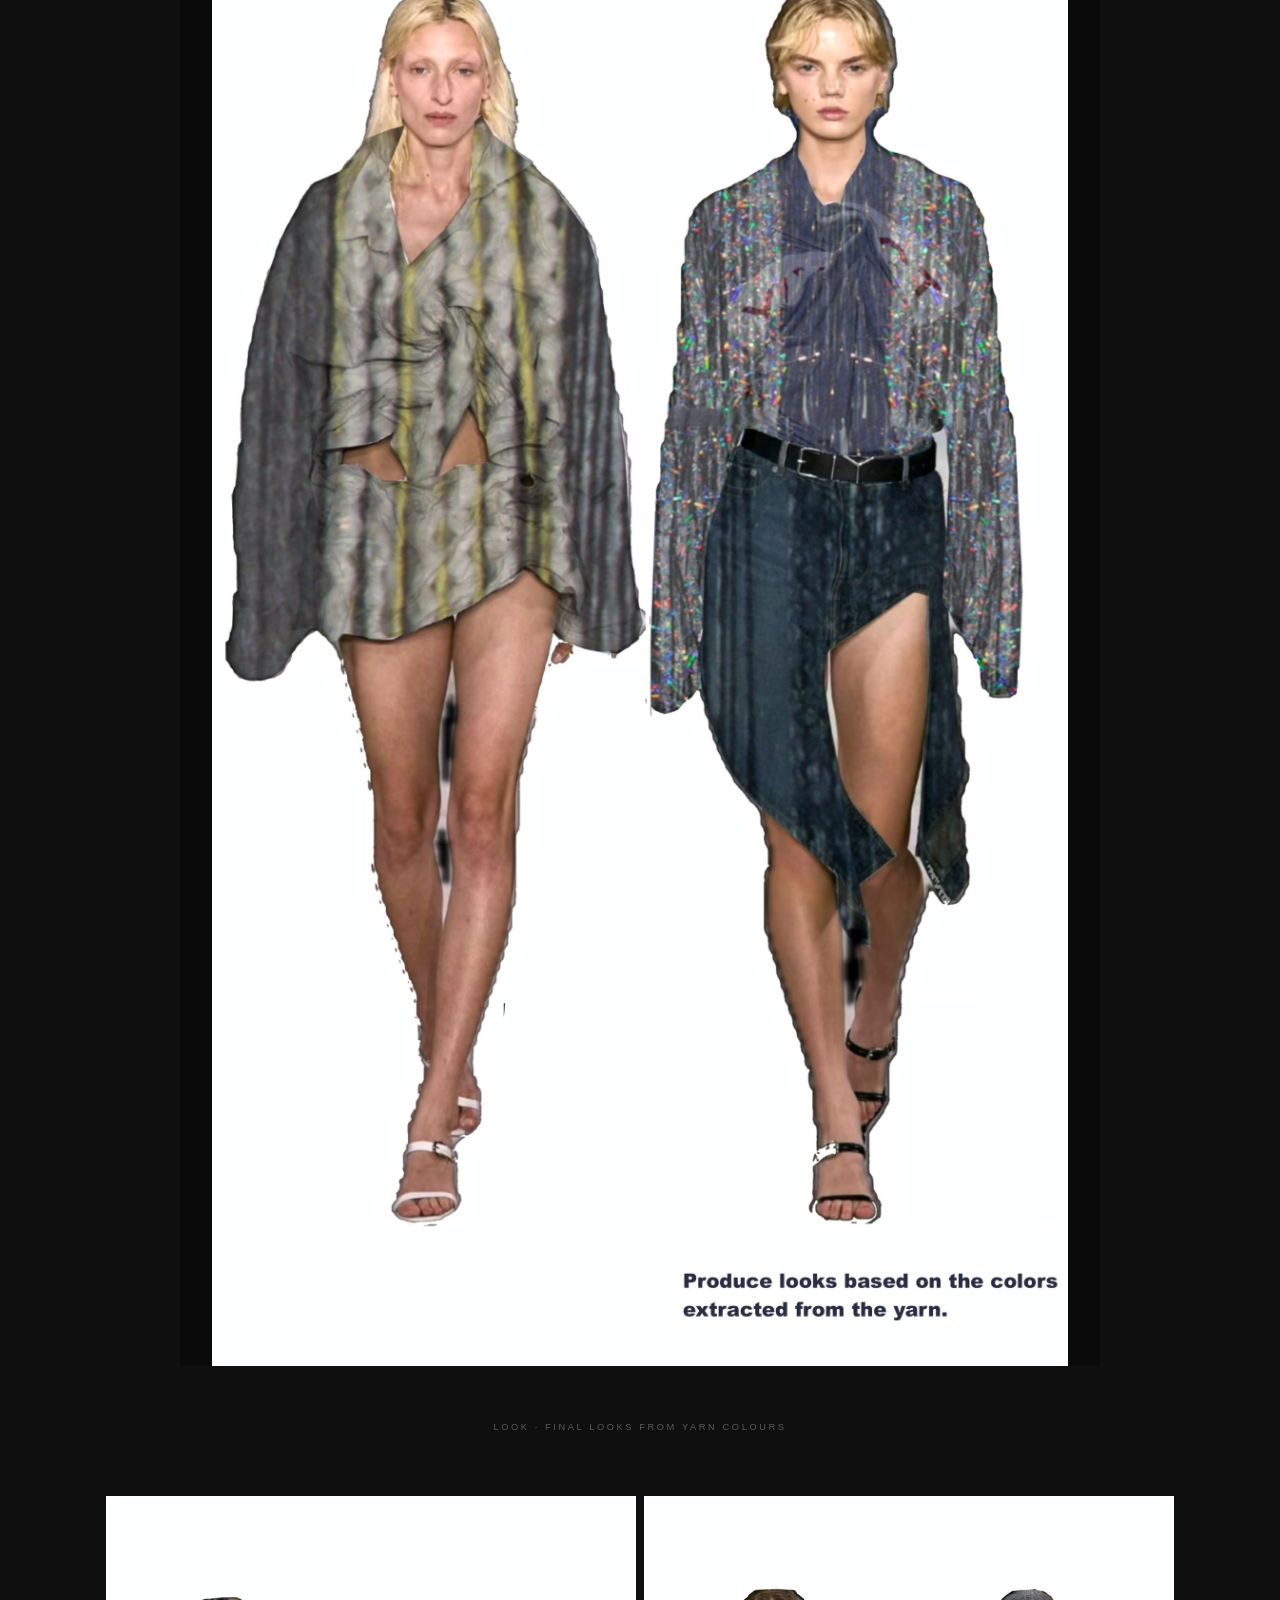
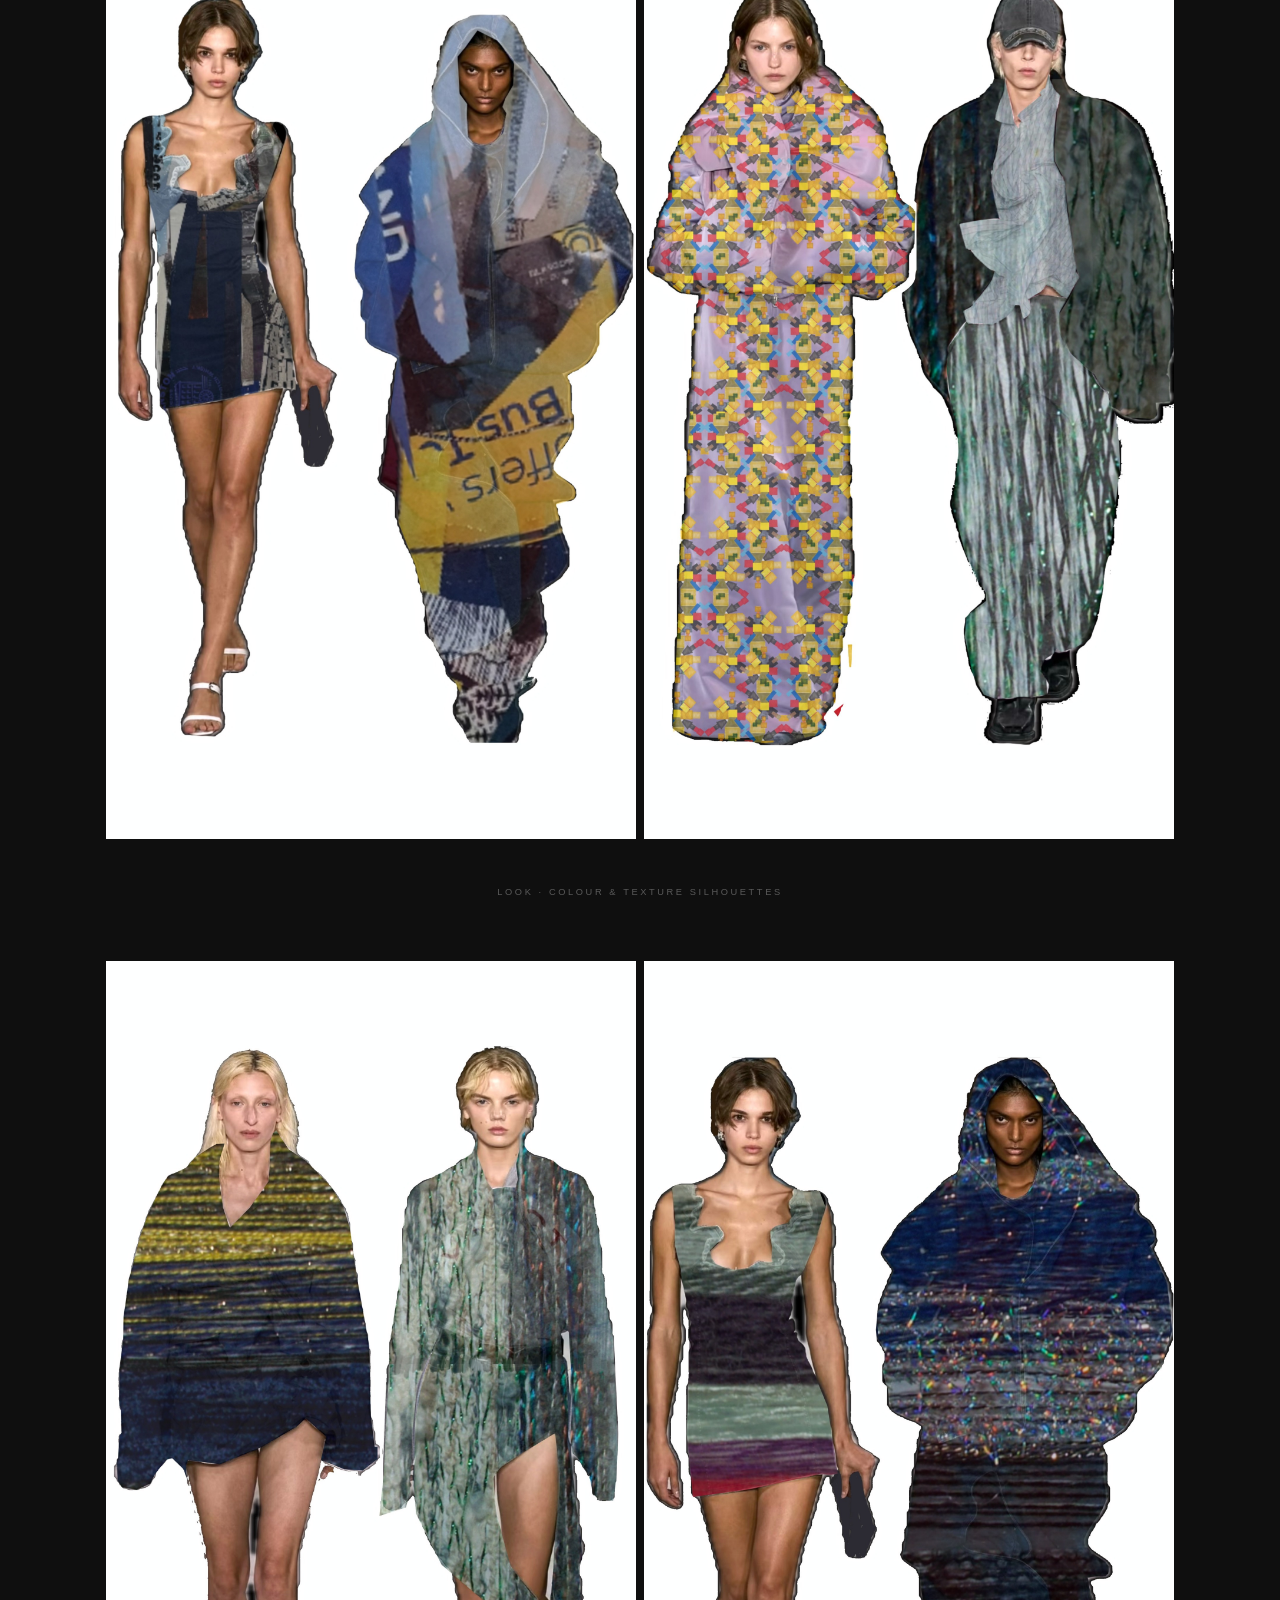
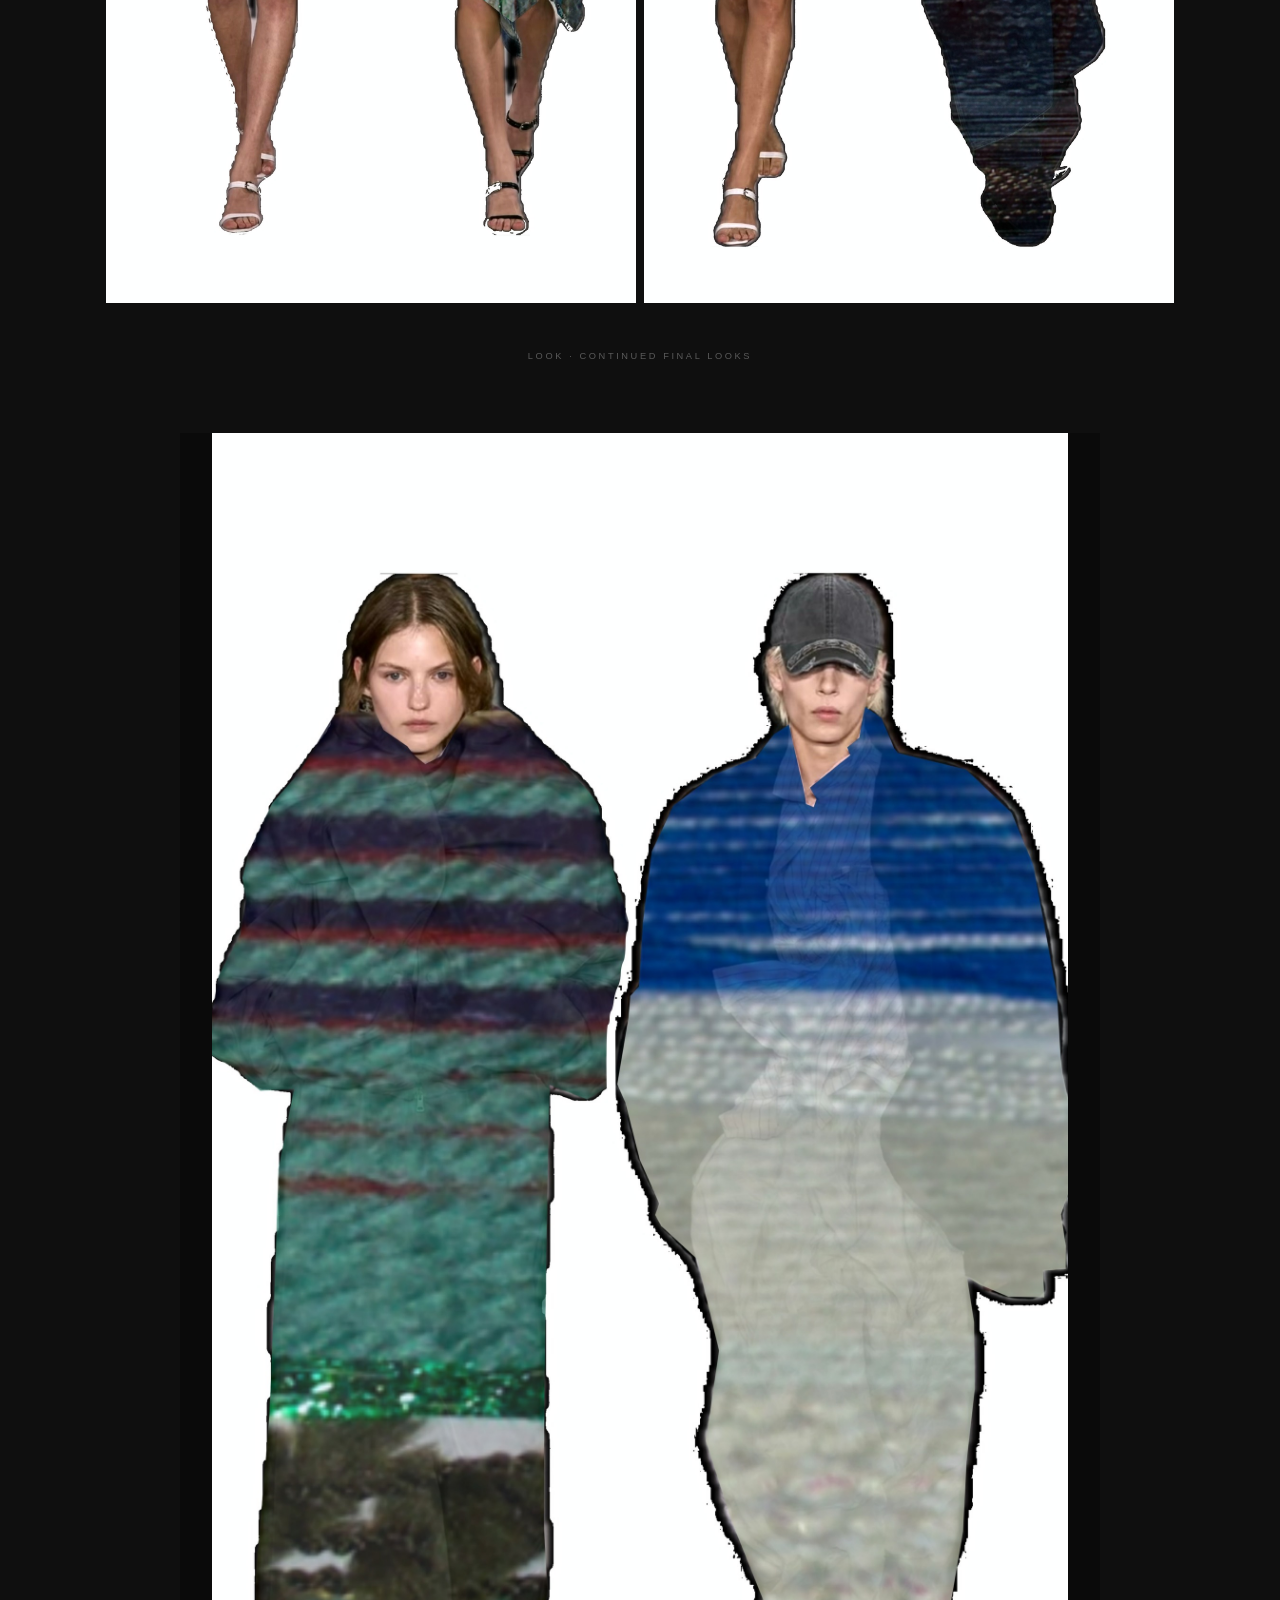
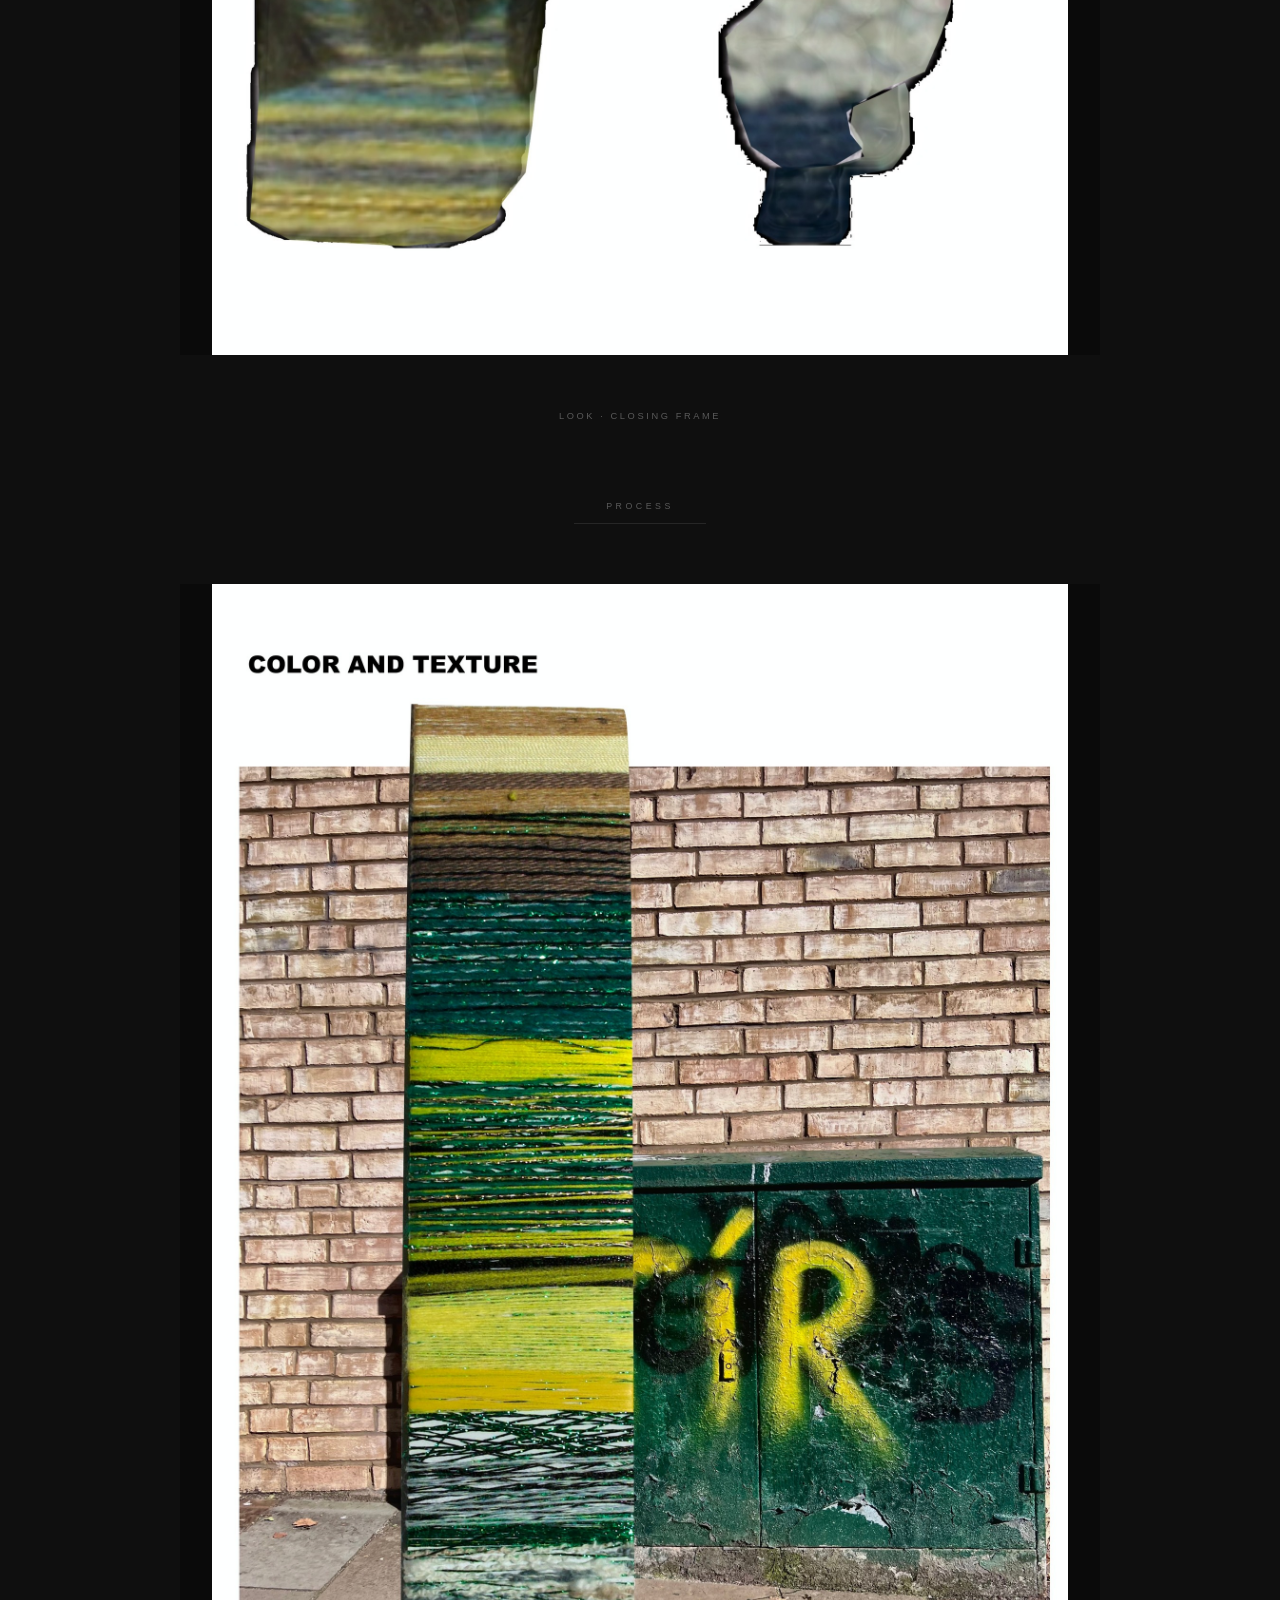
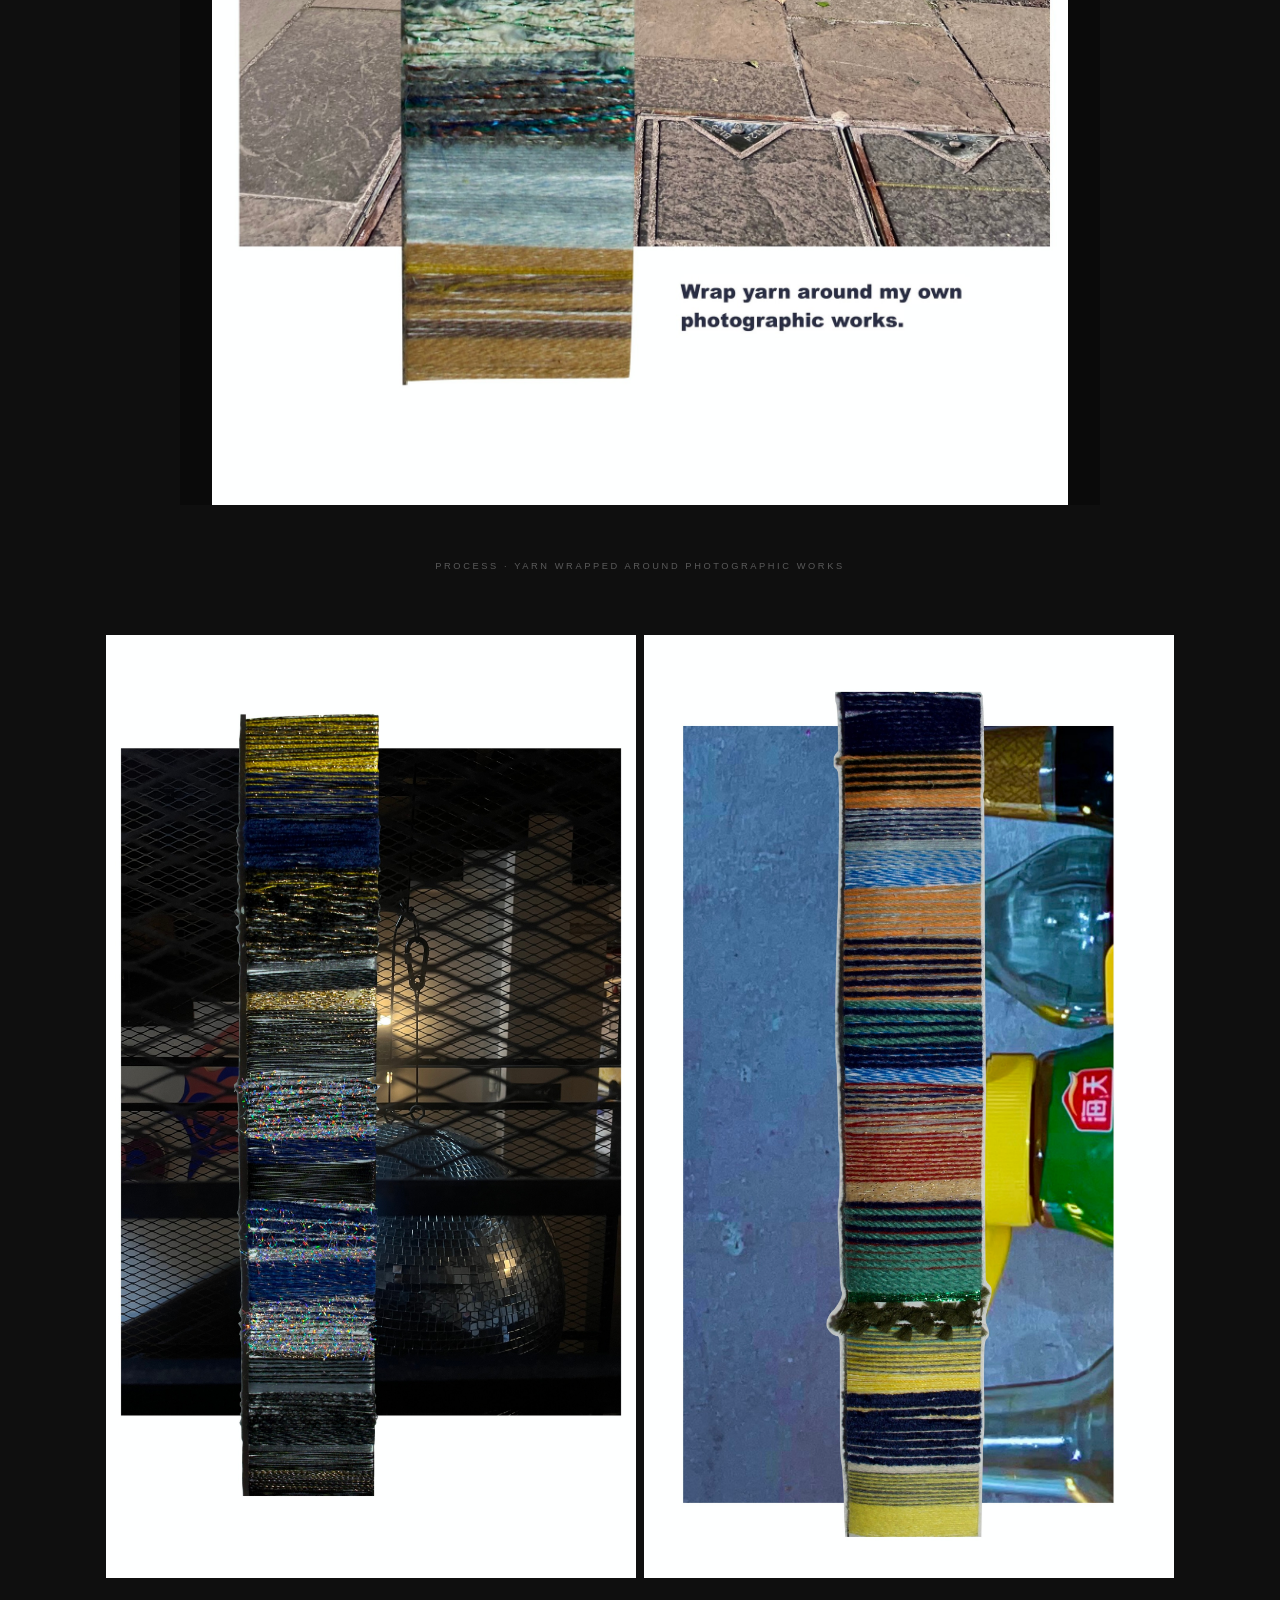
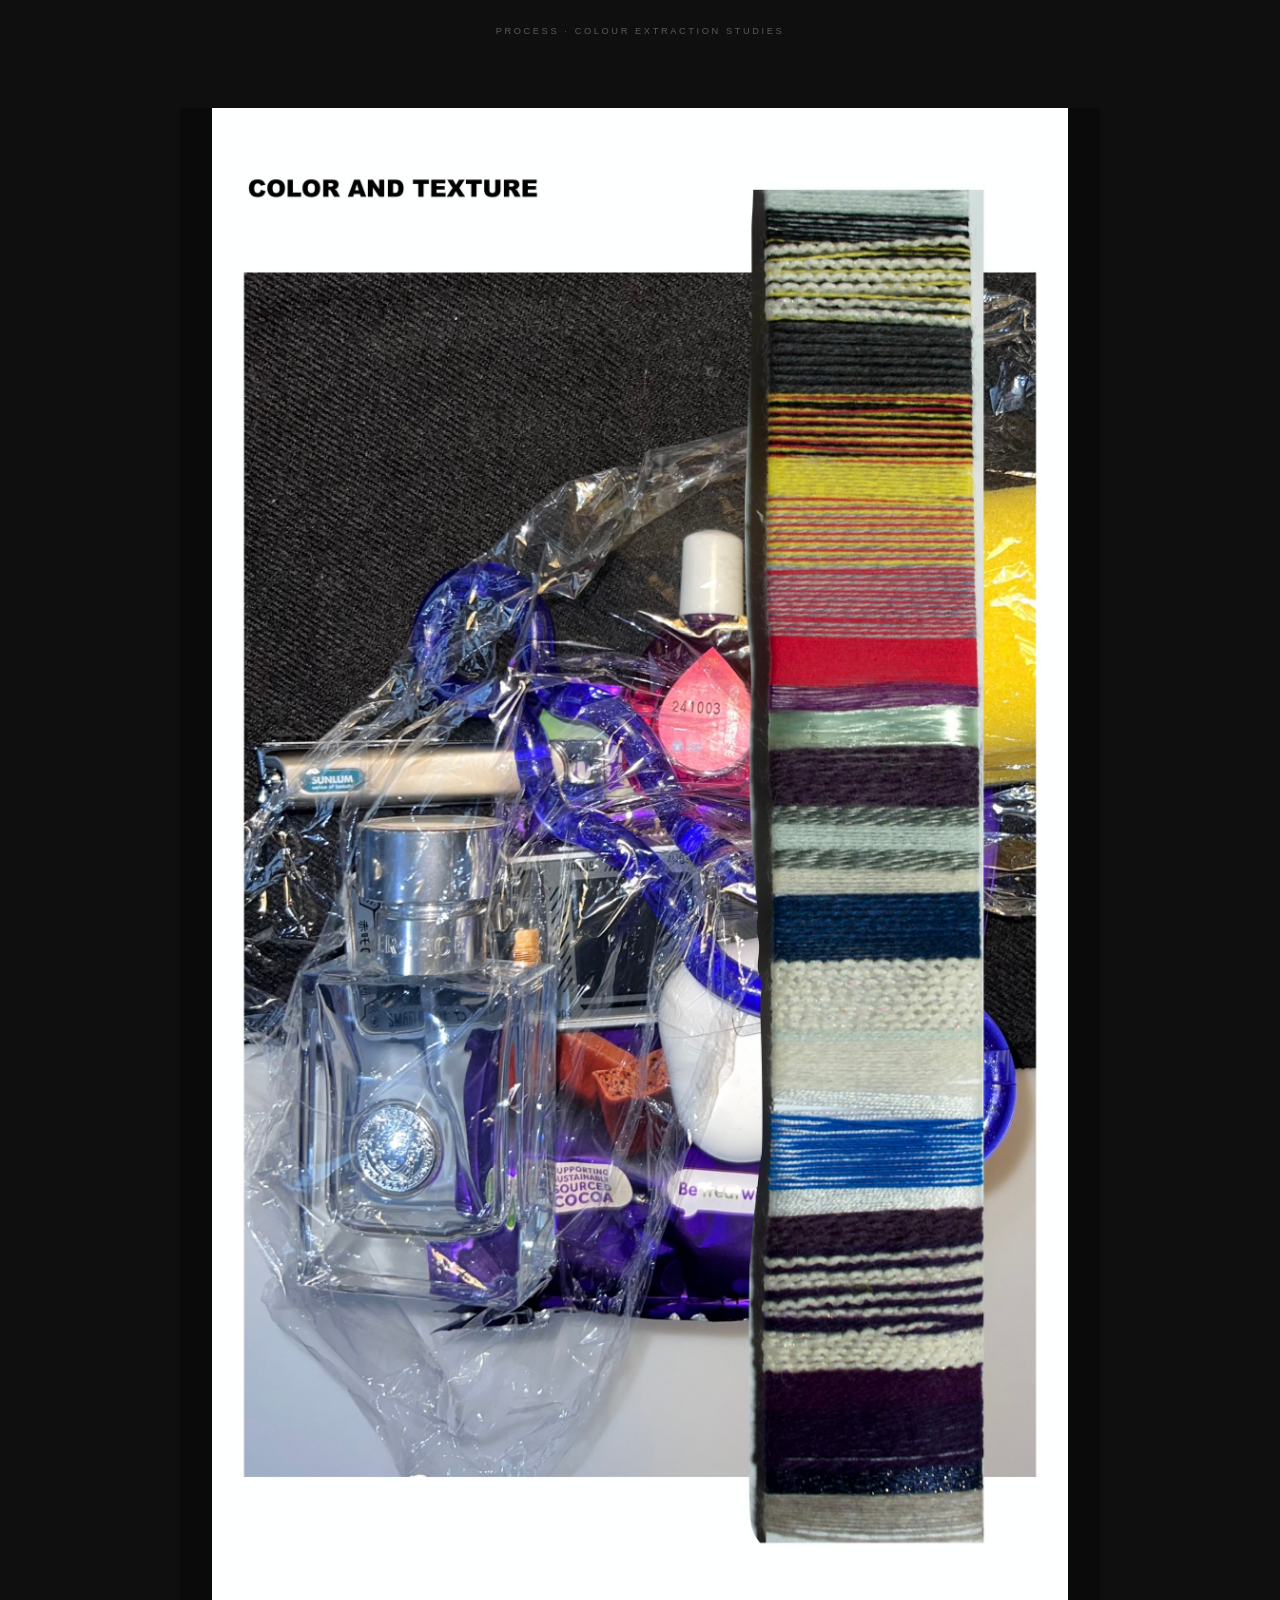
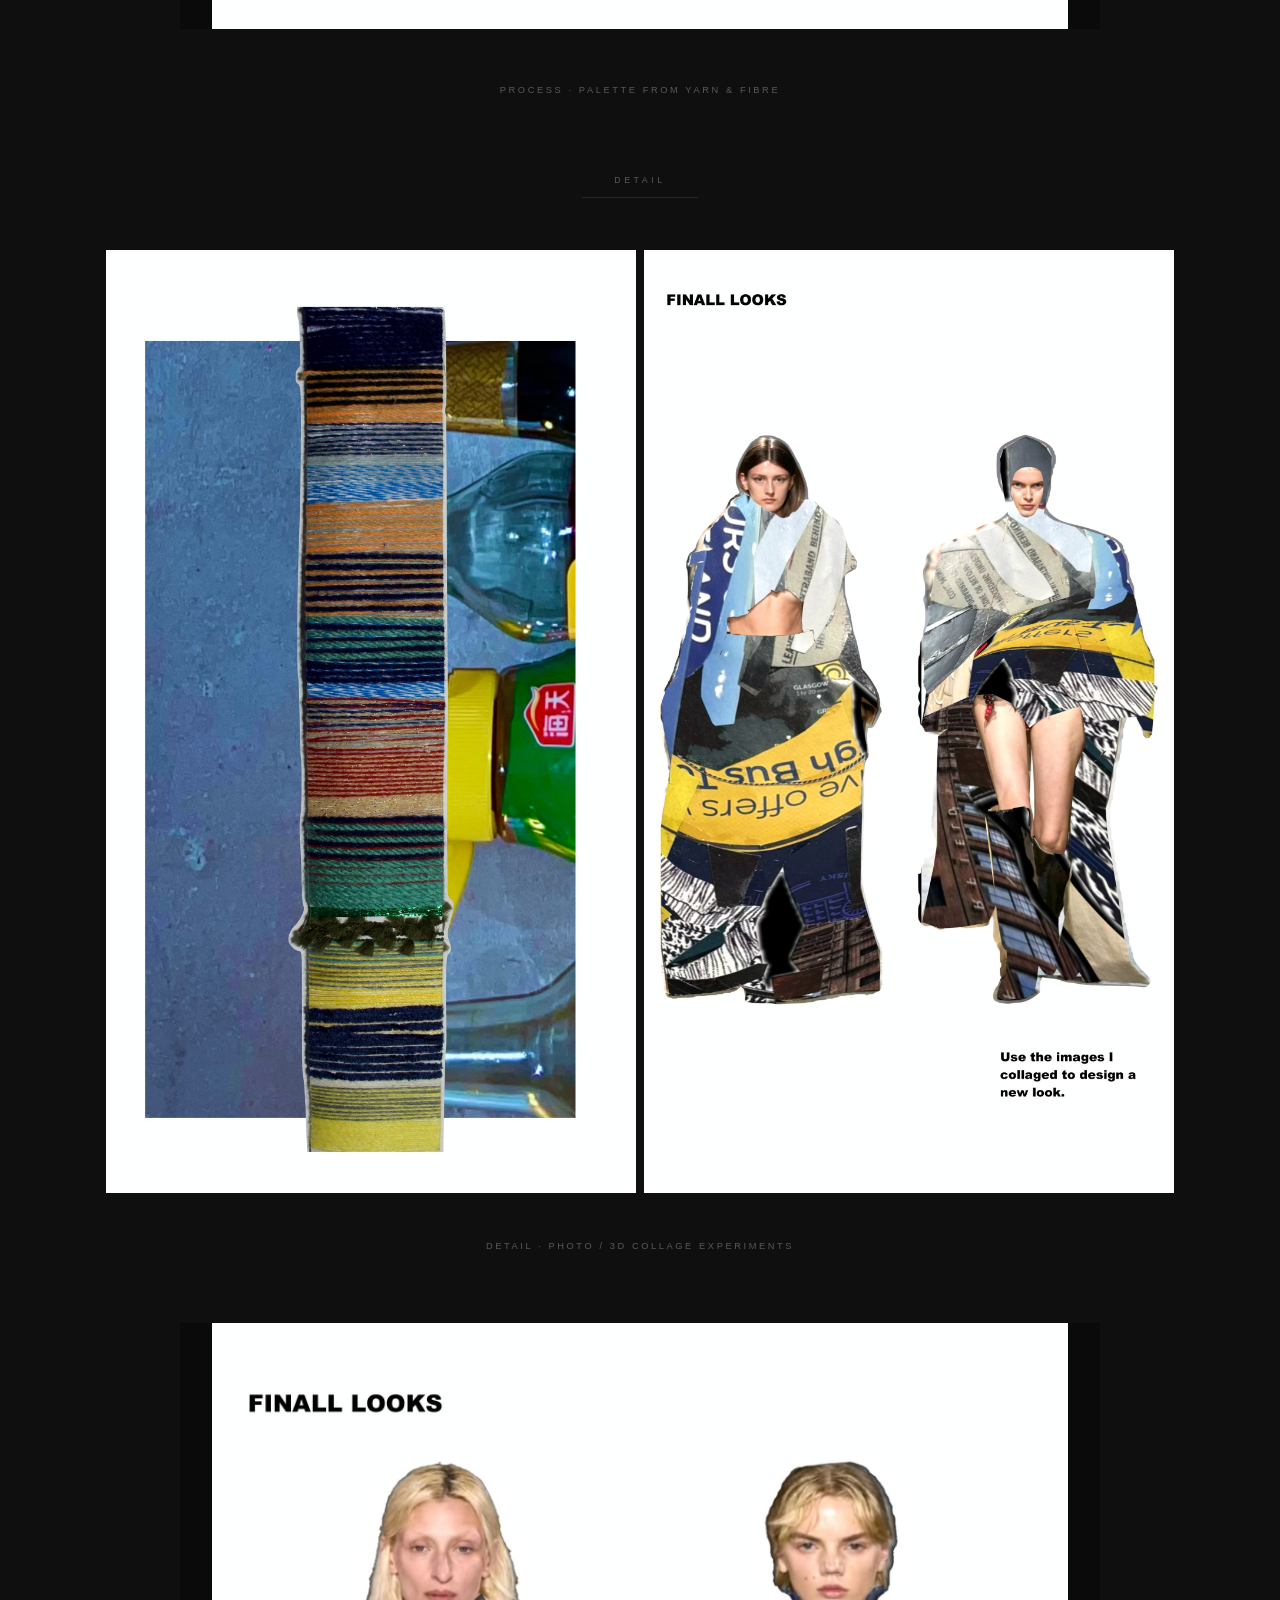
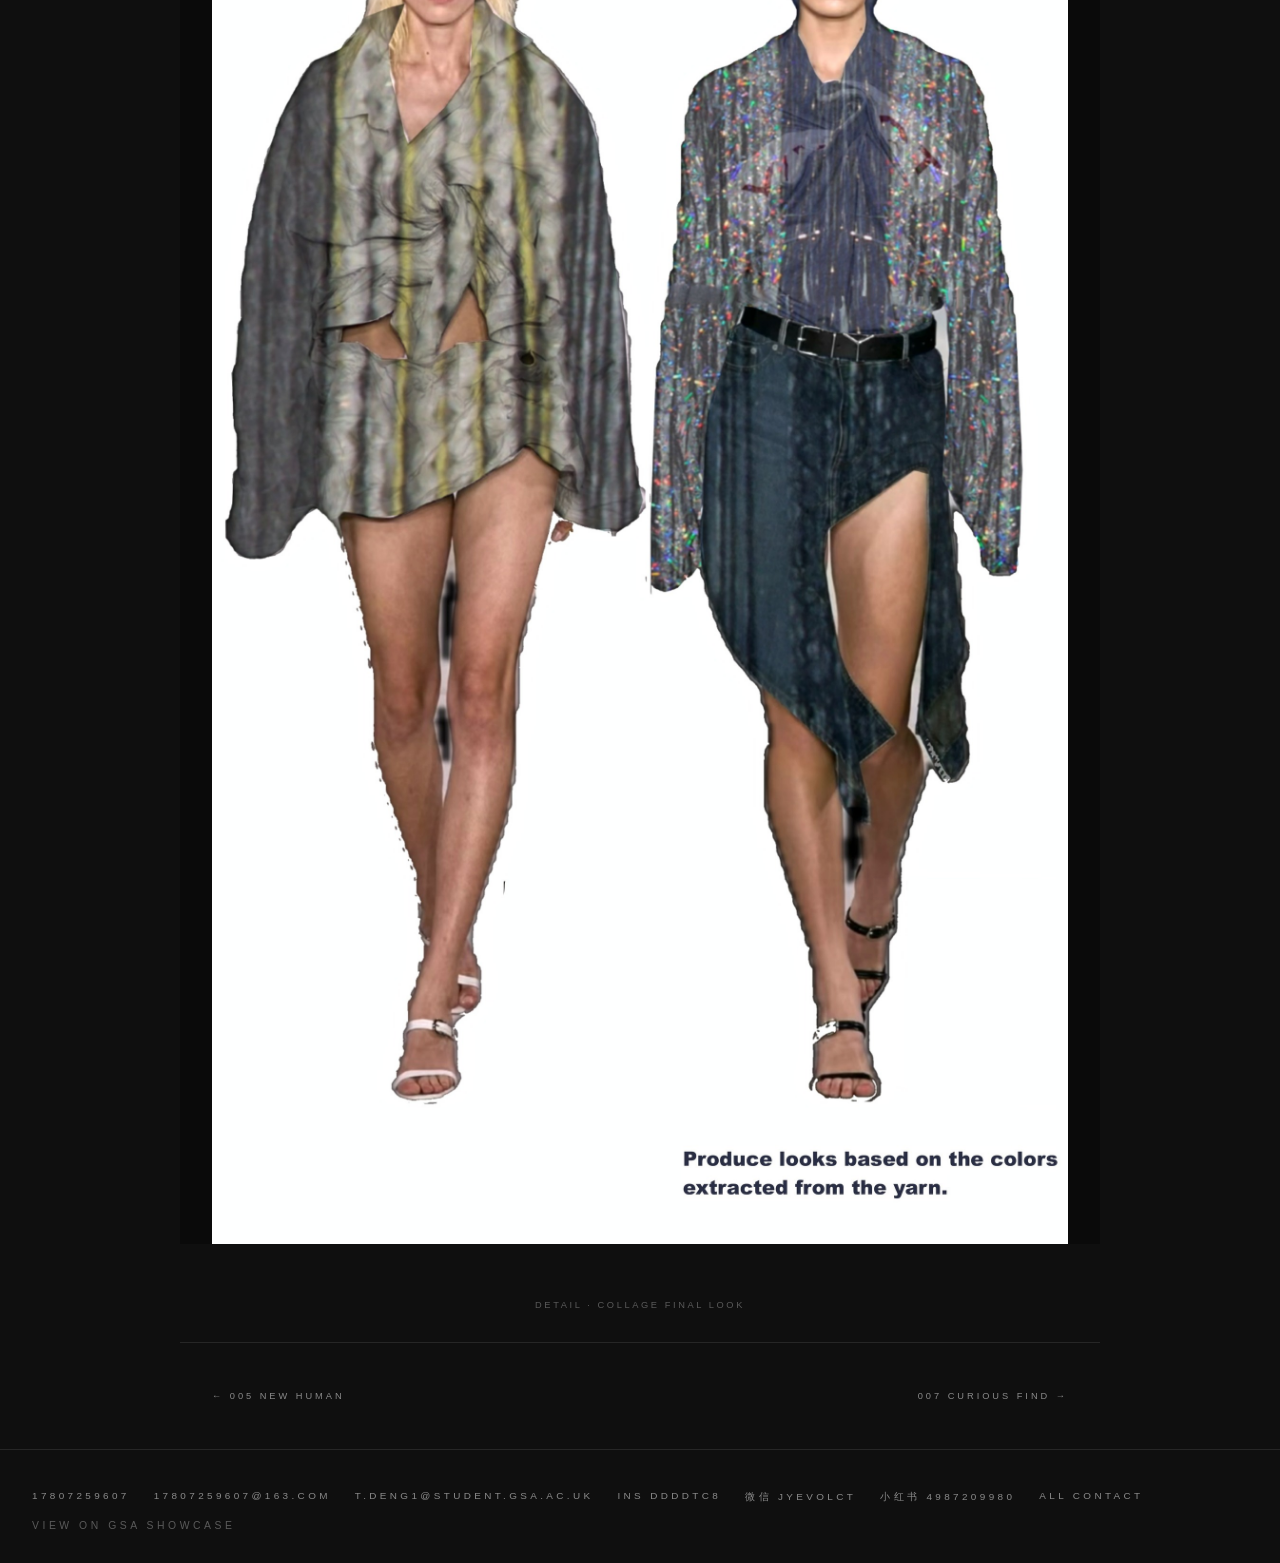
<file: project-color-texture.html>
<!DOCTYPE html>
<html lang="en">
<head>
  <meta charset="utf-8">
  <meta name="viewport" content="width=device-width, initial-scale=1">
  <title>006 Color and Texture · Jason Deng</title>
  <meta name="description" content="Color and Texture (色彩与肌理) — yarn wrap colour extraction into final looks. Jason Deng.">
  <link rel="stylesheet" href="css/styles.css">
</head>
<body class="page-project">
  <header class="site-header">
    <a class="logo" href="index.html">Jason Deng <span>/ Tianci</span></a>
    <nav>
      <ul class="nav-links">
        <li><a href="projects.html">Projects</a></li>
        <li><a href="contact.html">Contact</a></li>
      </ul>
    </nav>
  </header>

  <section class="lookbook-hero">
    <div class="lookbook-hero-bg" aria-hidden="true">
      <img src="images/color-and-texture.jpg" alt="">
    </div>
    <div class="lookbook-hero-content">
      <p class="lookbook-num">006</p>
      <h1>Color and Texture</h1>
      <p class="zh-title">色彩与肌理</p>
      <div class="lookbook-meta">
        <span>Fashion &amp; Textiles</span>
        <span>Yarn Study</span>
        <span>Colour Extraction</span>
      </div>
    </div>
  </section>

  <div class="lookbook-body">
    <p class="lede">
      Yarn is wrapped around photographic works to harvest colour and texture directly from image and fibre. The extracted palette drives a set of final looks — silhouettes grown from the same tangled chromatic field that began as a material experiment.
    </p>
    <p class="lede-zh">
      将纱线缠绕于摄影作品之上，直接从图像与纤维中采集色彩与肌理。提取的色盘驱动成衣最终造型——廓形自同一缠绕的色彩场域生长，始于材料实验。
    </p>
  </div>

  <div class="lookbook-frames">

    <p class="lookbook-section-label">Look</p>

    <figure class="frame inset">
      <img src="images/color-texture/p-06.jpg" alt="Final looks title">
    </figure>
    <p class="frame-caption">Look · Final looks from yarn colours</p>

    <div class="frame pair">
      <figure>
        <img src="images/color-texture/p-07.jpg" alt="Look 7">
      </figure>
      <figure>
        <img src="images/color-texture/p-08.jpg" alt="Look 8">
      </figure>
    </div>
    <p class="frame-caption">Look · Colour &amp; texture silhouettes</p>

    <div class="frame pair">
      <figure>
        <img src="images/color-texture/p-09.jpg" alt="Look 9">
      </figure>
      <figure>
        <img src="images/color-texture/p-10.jpg" alt="Look 10">
      </figure>
    </div>
    <p class="frame-caption">Look · Continued final looks</p>

    <figure class="frame inset">
      <img src="images/color-texture/p-11.jpg" alt="Closing look">
    </figure>
    <p class="frame-caption">Look · Closing frame</p>

    <p class="lookbook-section-label">Process</p>

    <figure class="frame inset">
      <img src="images/color-texture/p-02.jpg" alt="Yarn wrap">
    </figure>
    <p class="frame-caption">Process · Yarn wrapped around photographic works</p>

    <div class="frame pair">
      <figure>
        <img src="images/color-texture/p-03.jpg" alt="Process 3">
      </figure>
      <figure>
        <img src="images/color-texture/p-04.jpg" alt="Process 4">
      </figure>
    </div>
    <p class="frame-caption">Process · Colour extraction studies</p>

    <figure class="frame inset">
      <img src="images/color-texture/p-05.jpg" alt="Yarn colour">
    </figure>
    <p class="frame-caption">Process · Palette from yarn &amp; fibre</p>

    <p class="lookbook-section-label">Detail</p>

    <div class="frame pair">
      <figure>
        <img src="images/color-texture/collage-01.jpg" alt="Collage process">
      </figure>
      <figure>
        <img src="images/color-texture/collage-02.jpg" alt="Collage board">
      </figure>
    </div>
    <p class="frame-caption">Detail · Photo / 3D collage experiments</p>

    <figure class="frame inset">
      <img src="images/color-texture/collage-look.jpg" alt="Collage look">
    </figure>
    <p class="frame-caption">Detail · Collage final look</p>

  </div>

  <nav class="project-nav" aria-label="Project navigation">
    <a href="project-new-human.html">← 005 New Human</a>
    <a href="project-curious-find.html">007 Curious Find →</a>
  </nav>

  <footer class="site-footer">
    <div class="contact-line">
      <a href="tel:+8617807259607">17807259607</a>
      <a href="mailto:17807259607@163.com">17807259607@163.com</a>
      <a href="mailto:t.deng1@student.gsa.ac.uk">t.deng1@student.gsa.ac.uk</a>
      <a href="https://www.instagram.com/ddddtc8" target="_blank" rel="noopener">Ins ddddtc8</a>
      <span>微信 JyevolcT</span>
      <span>小红书 4987209980</span>
      <a href="contact.html">All Contact</a>
    </div>
    <p class="micro"><a href="https://gsapostgradshowcase.net/tianci-deng/" target="_blank" rel="noopener">View on GSA Showcase</a></p>
  </footer>

  <script src="js/main.js"></script>
  <script src="js/music.js"></script>
</body>
</html>
</file>
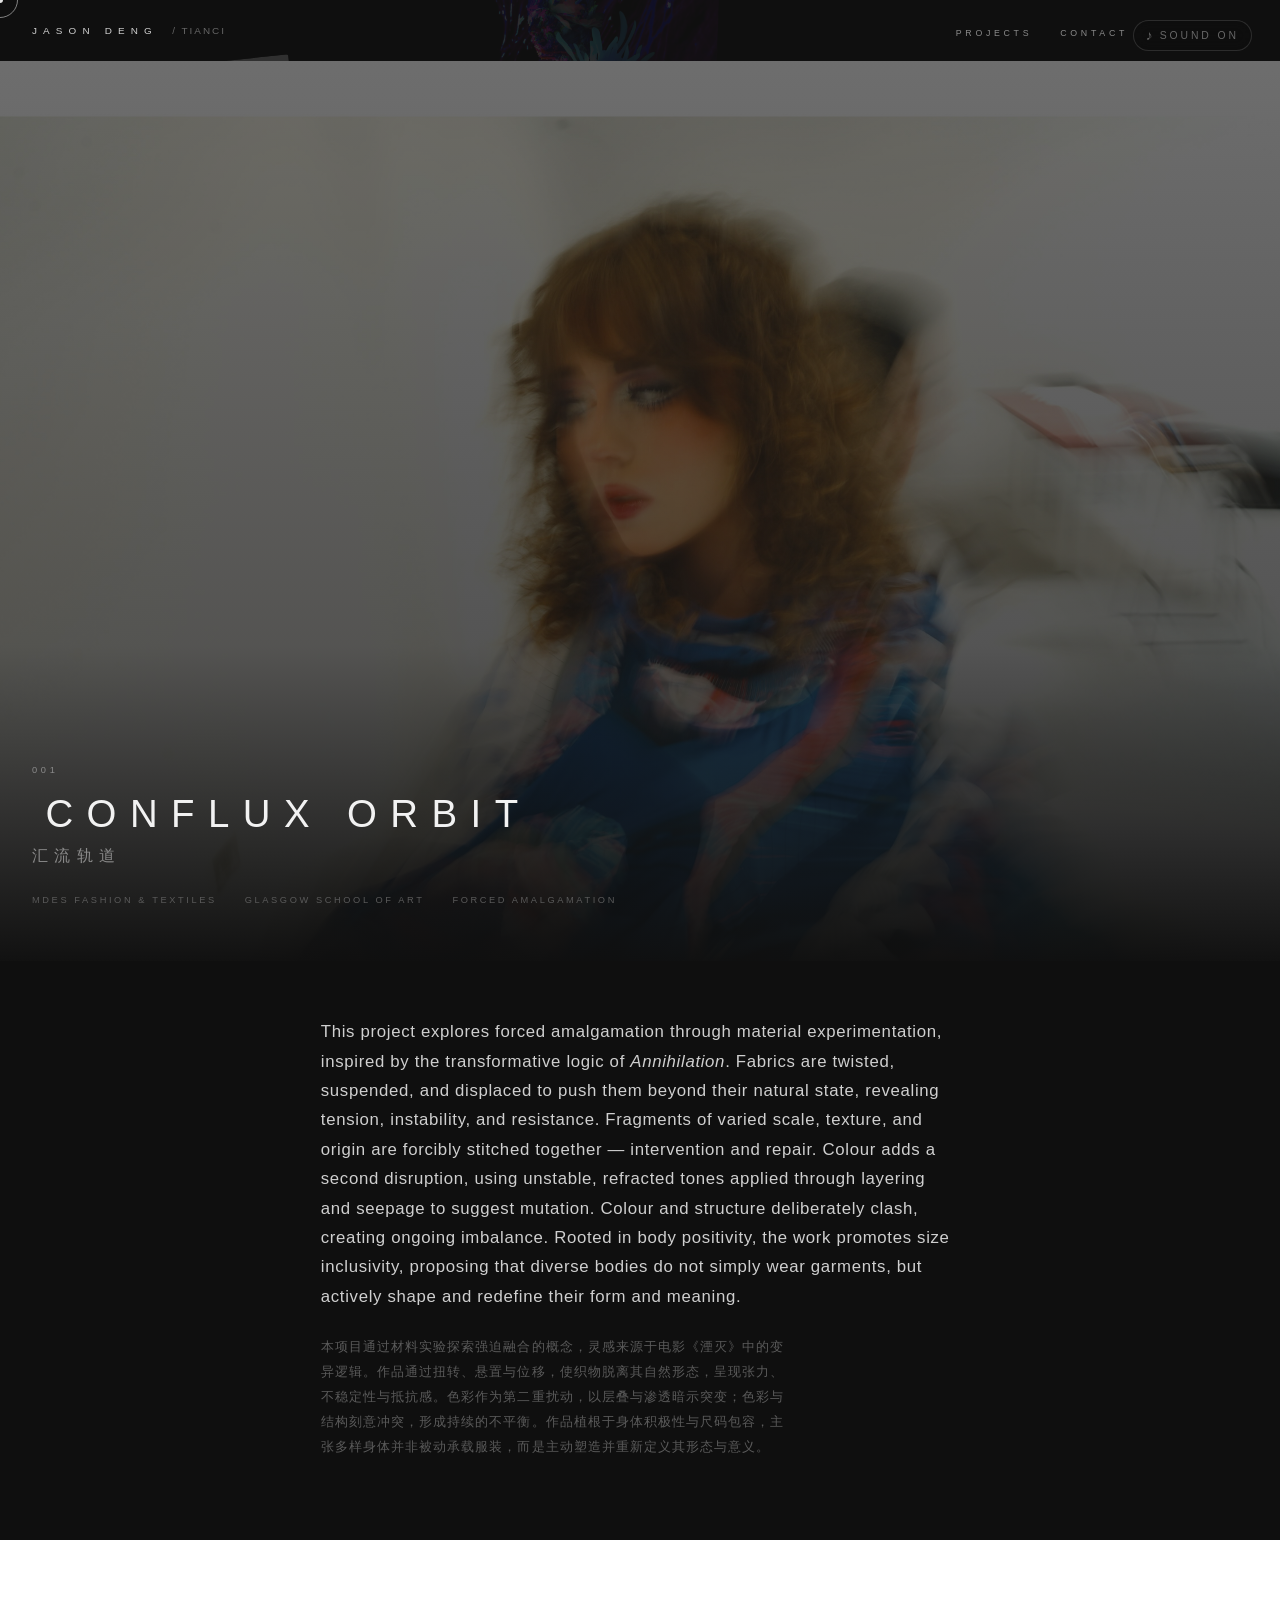
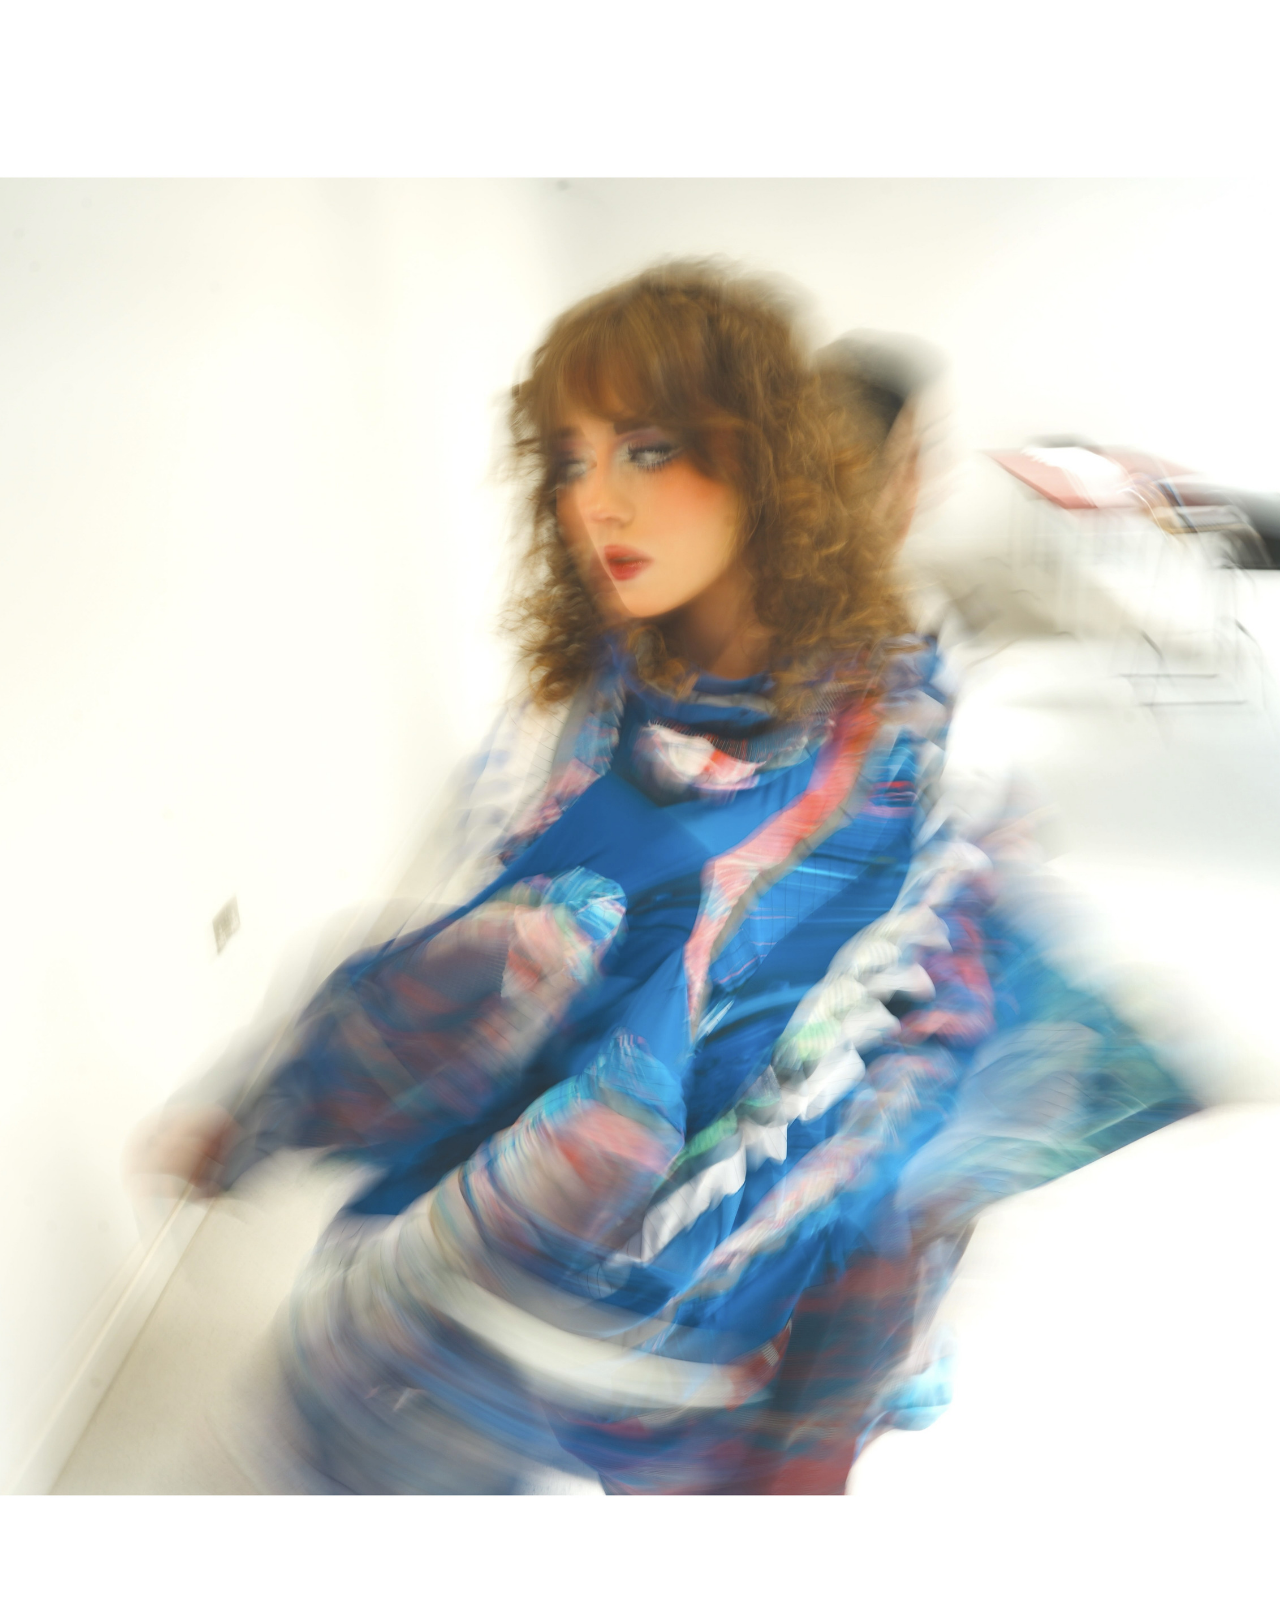
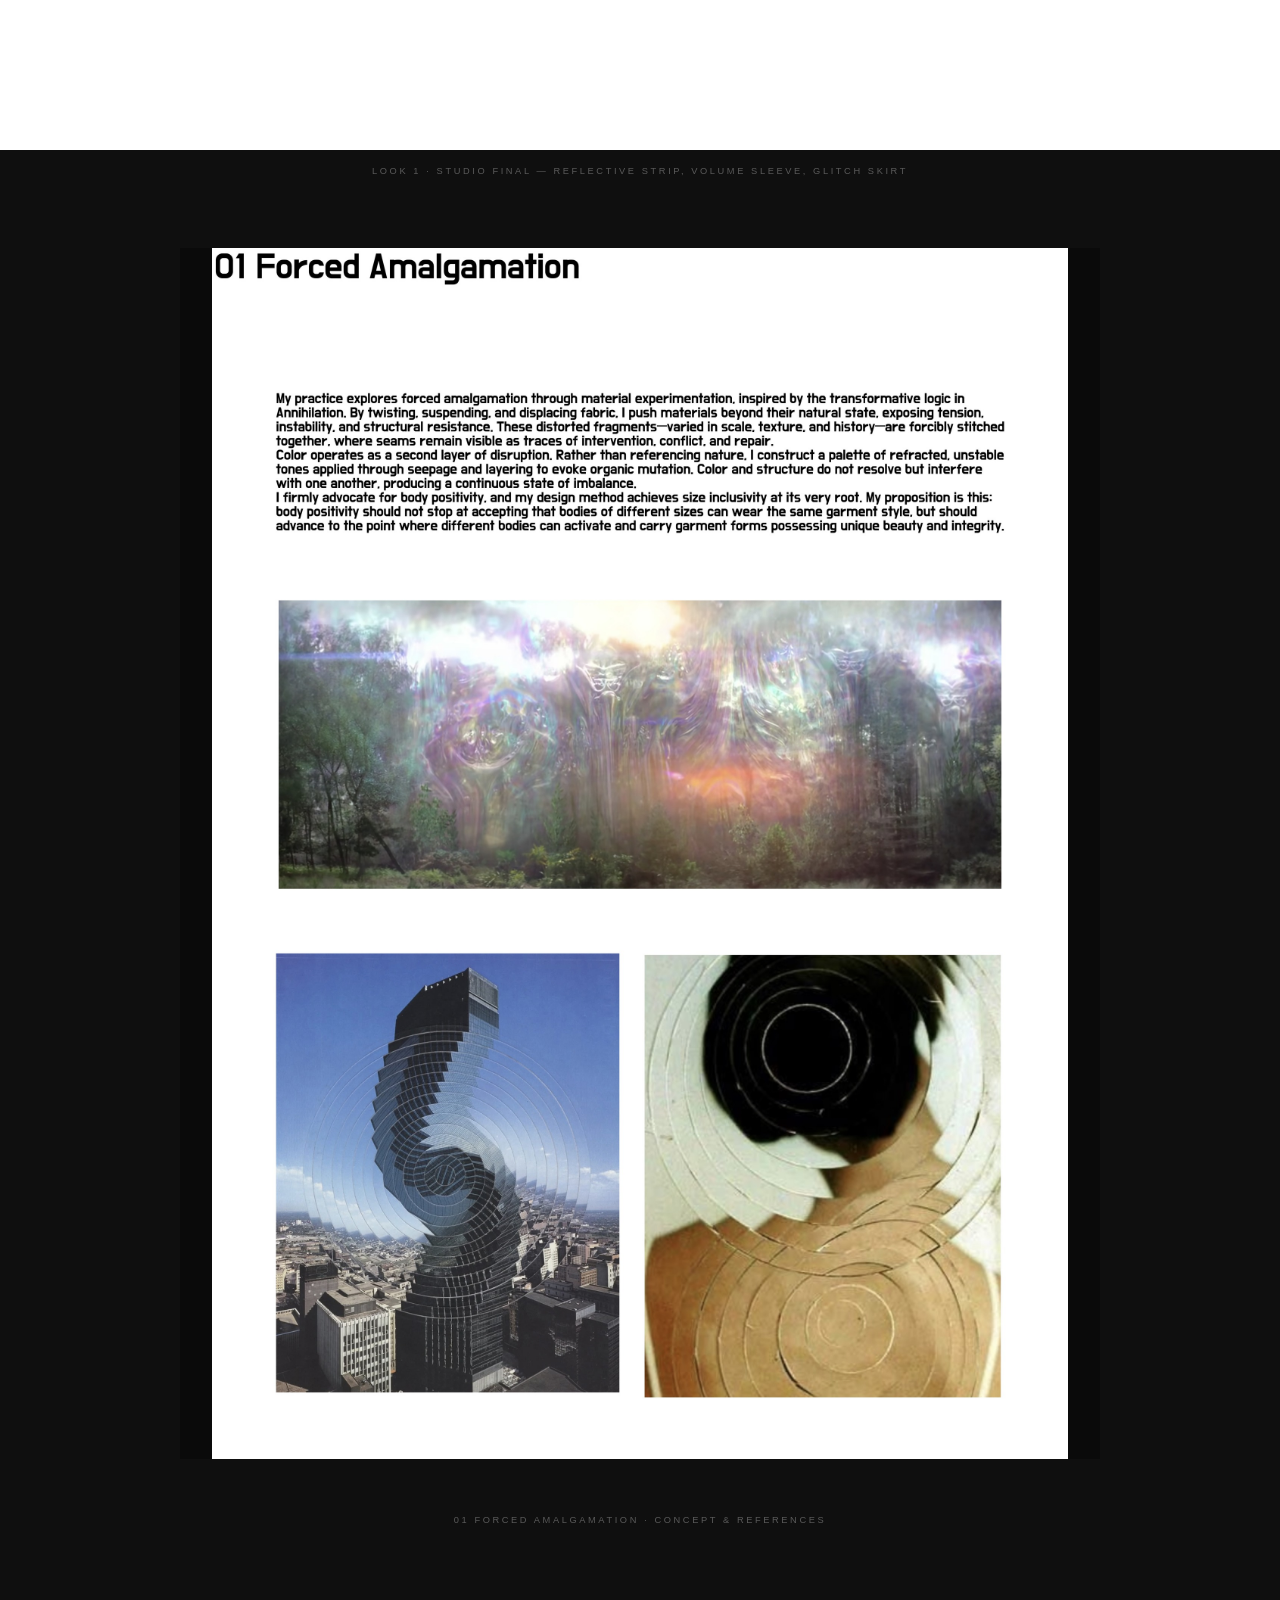
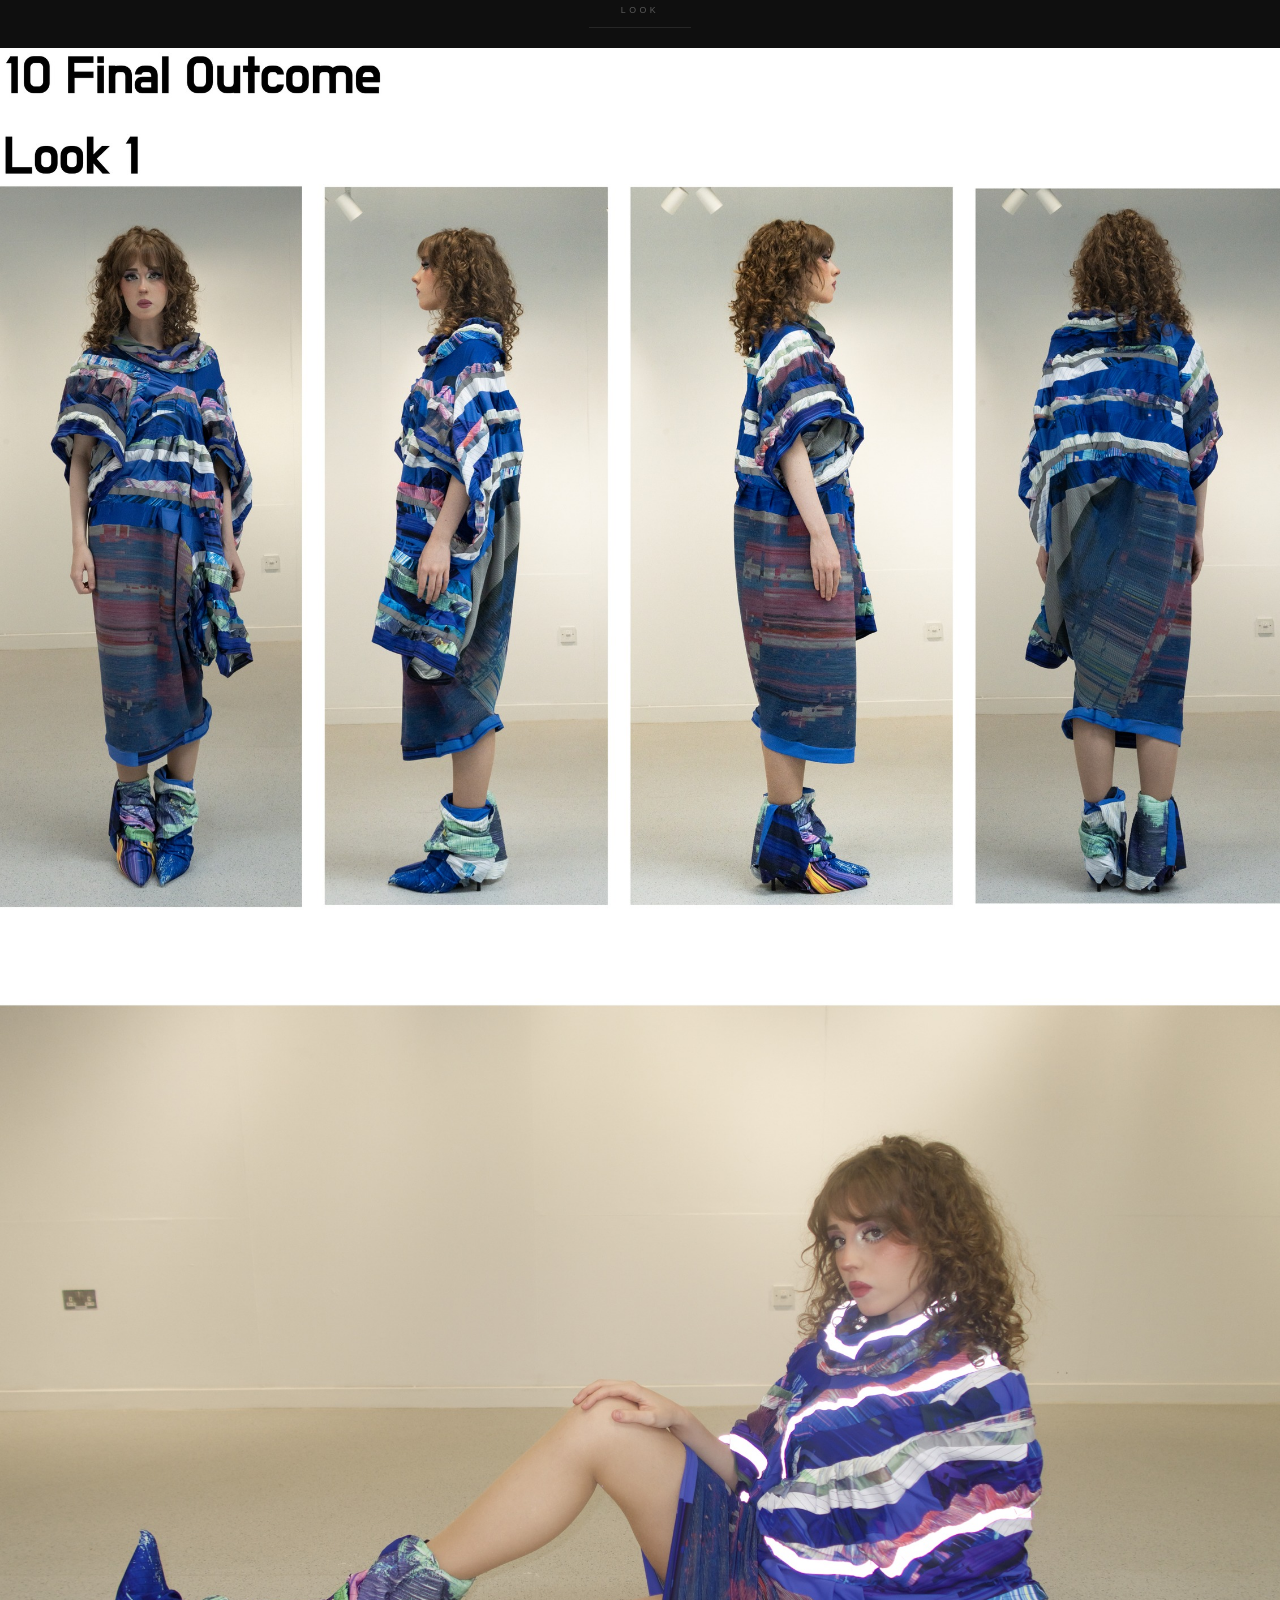
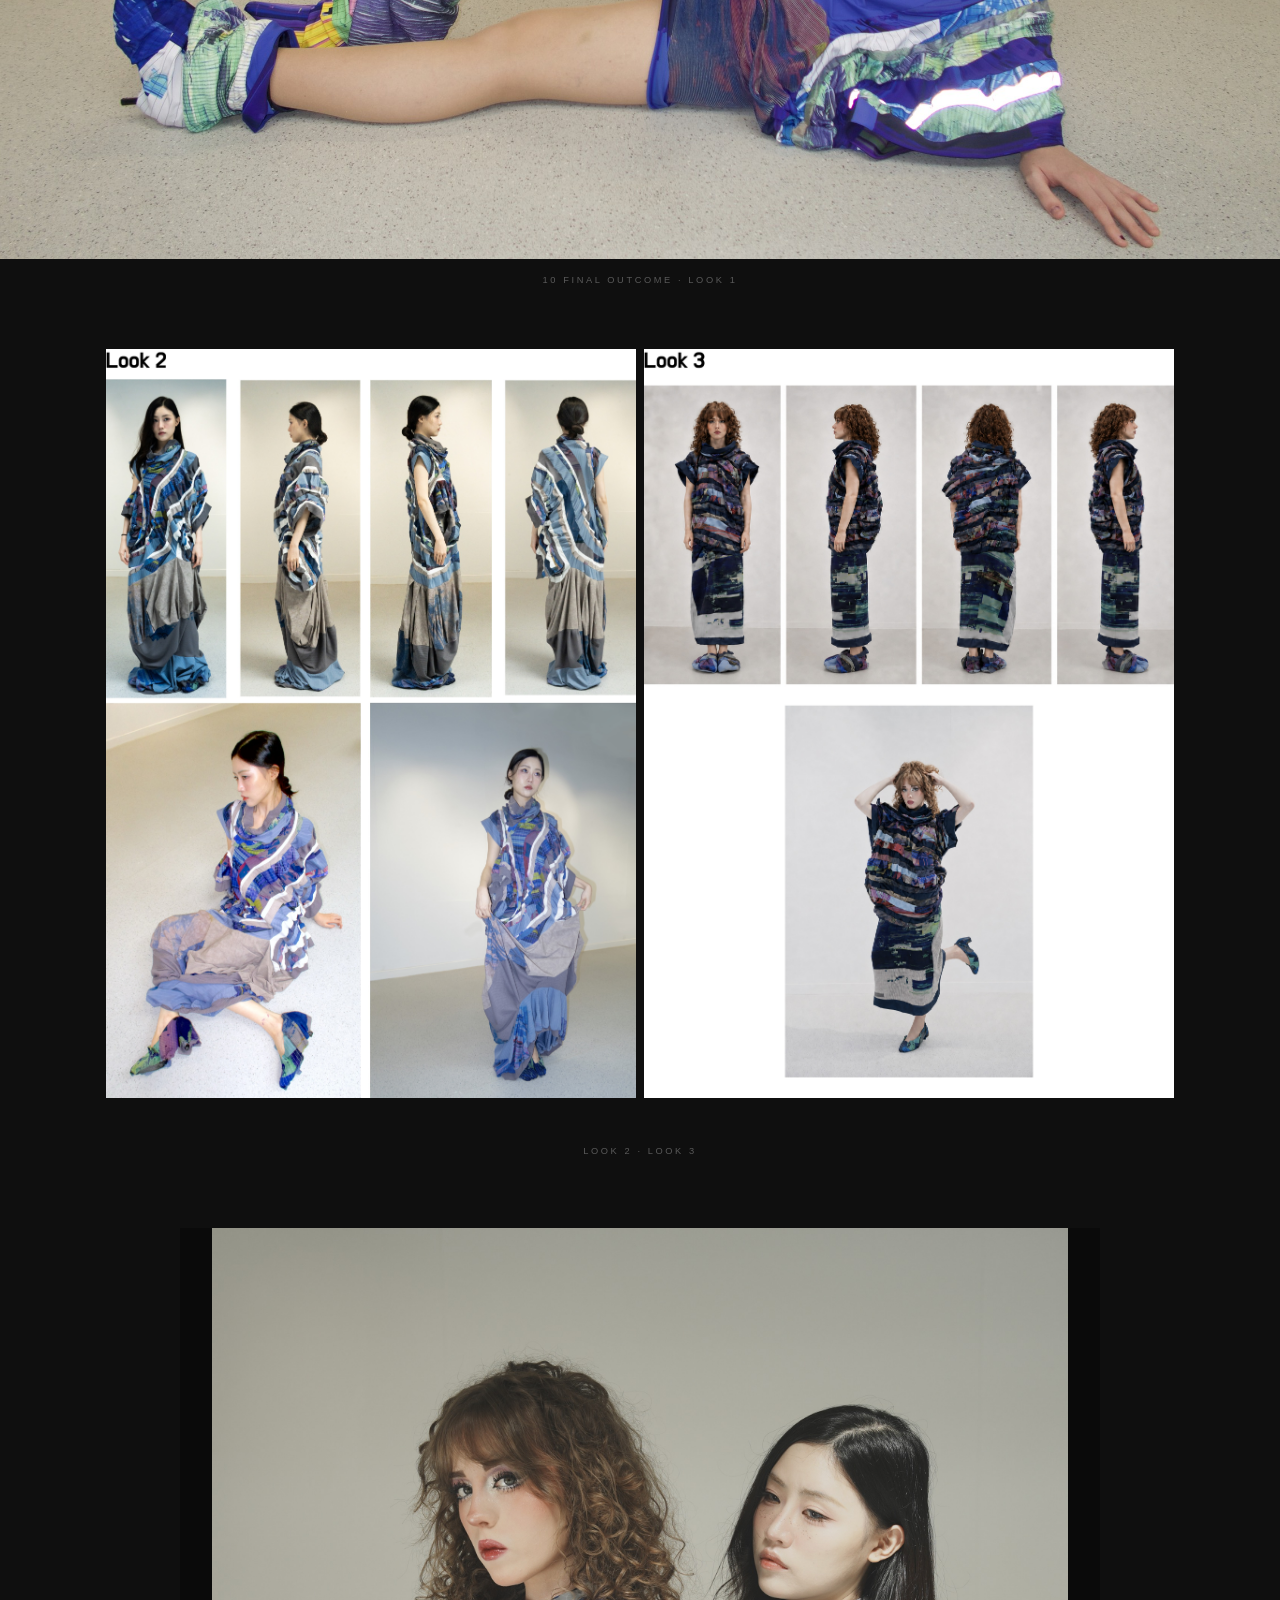
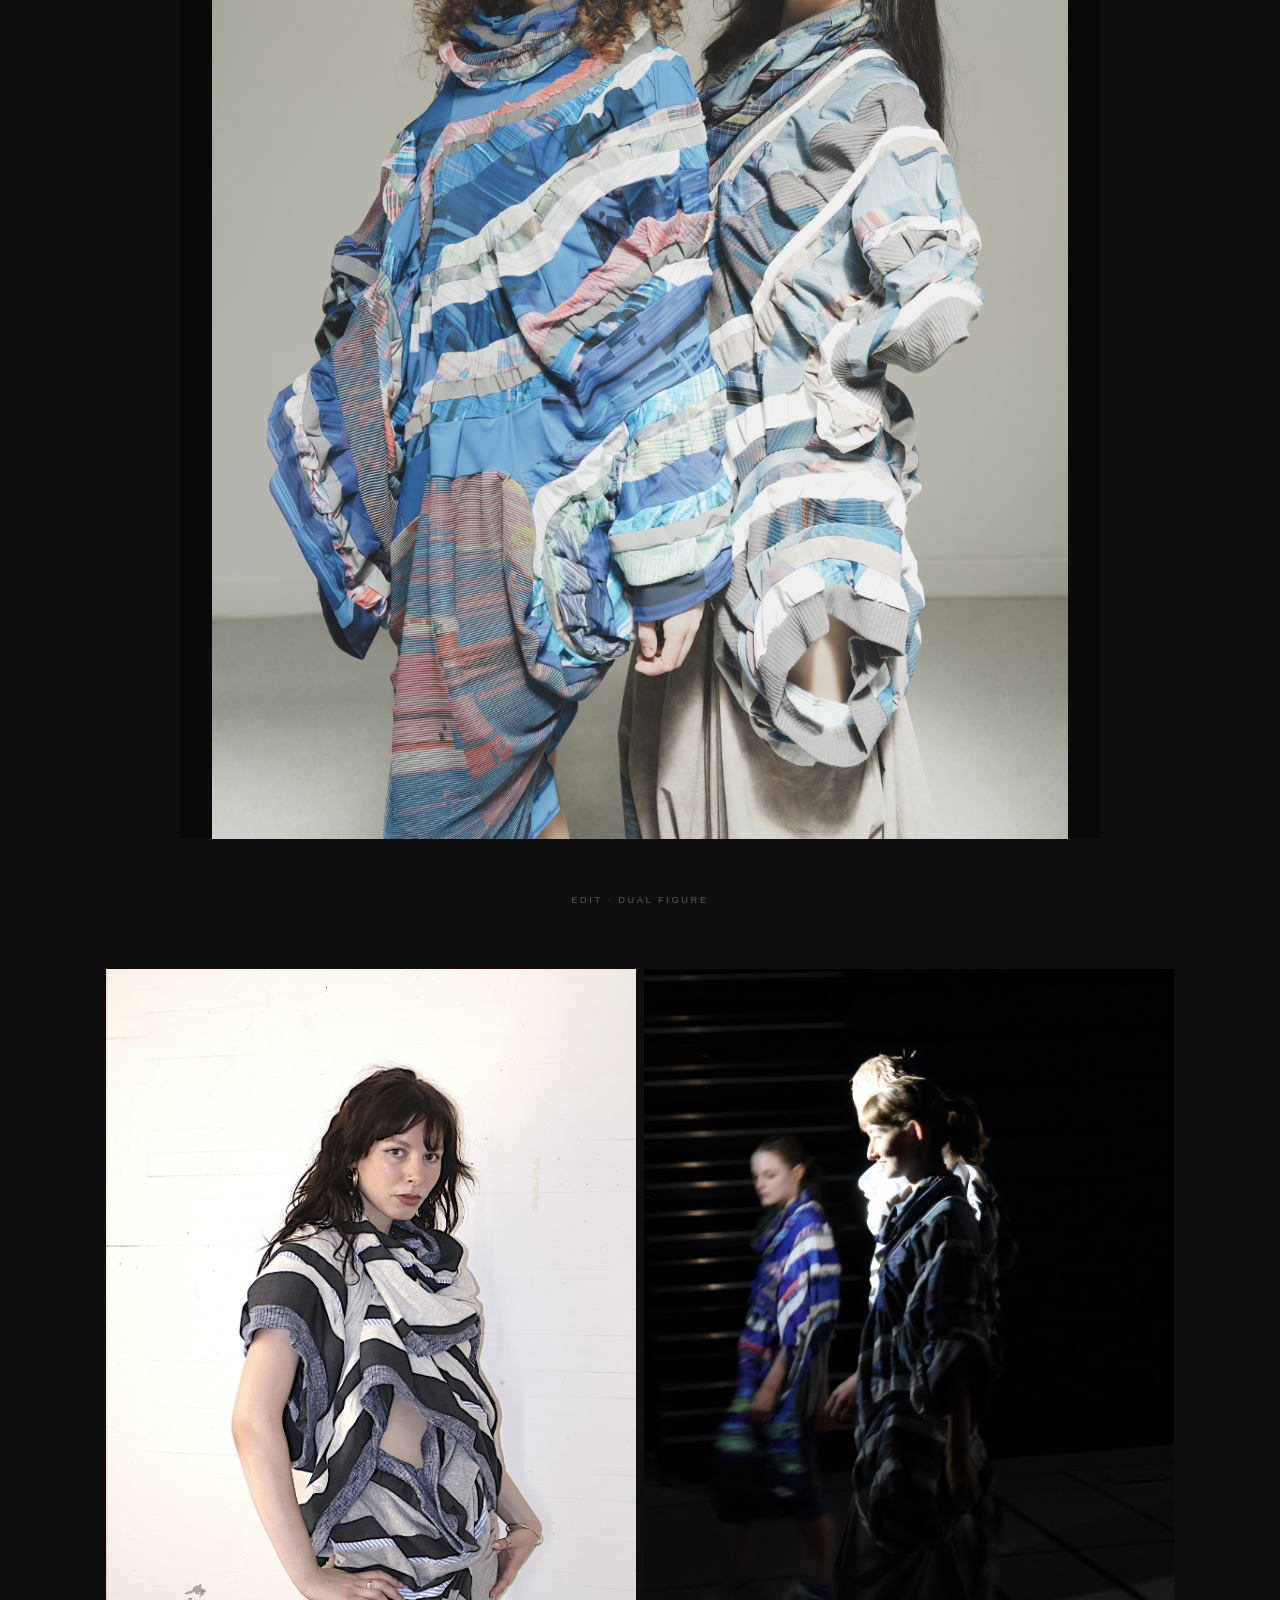
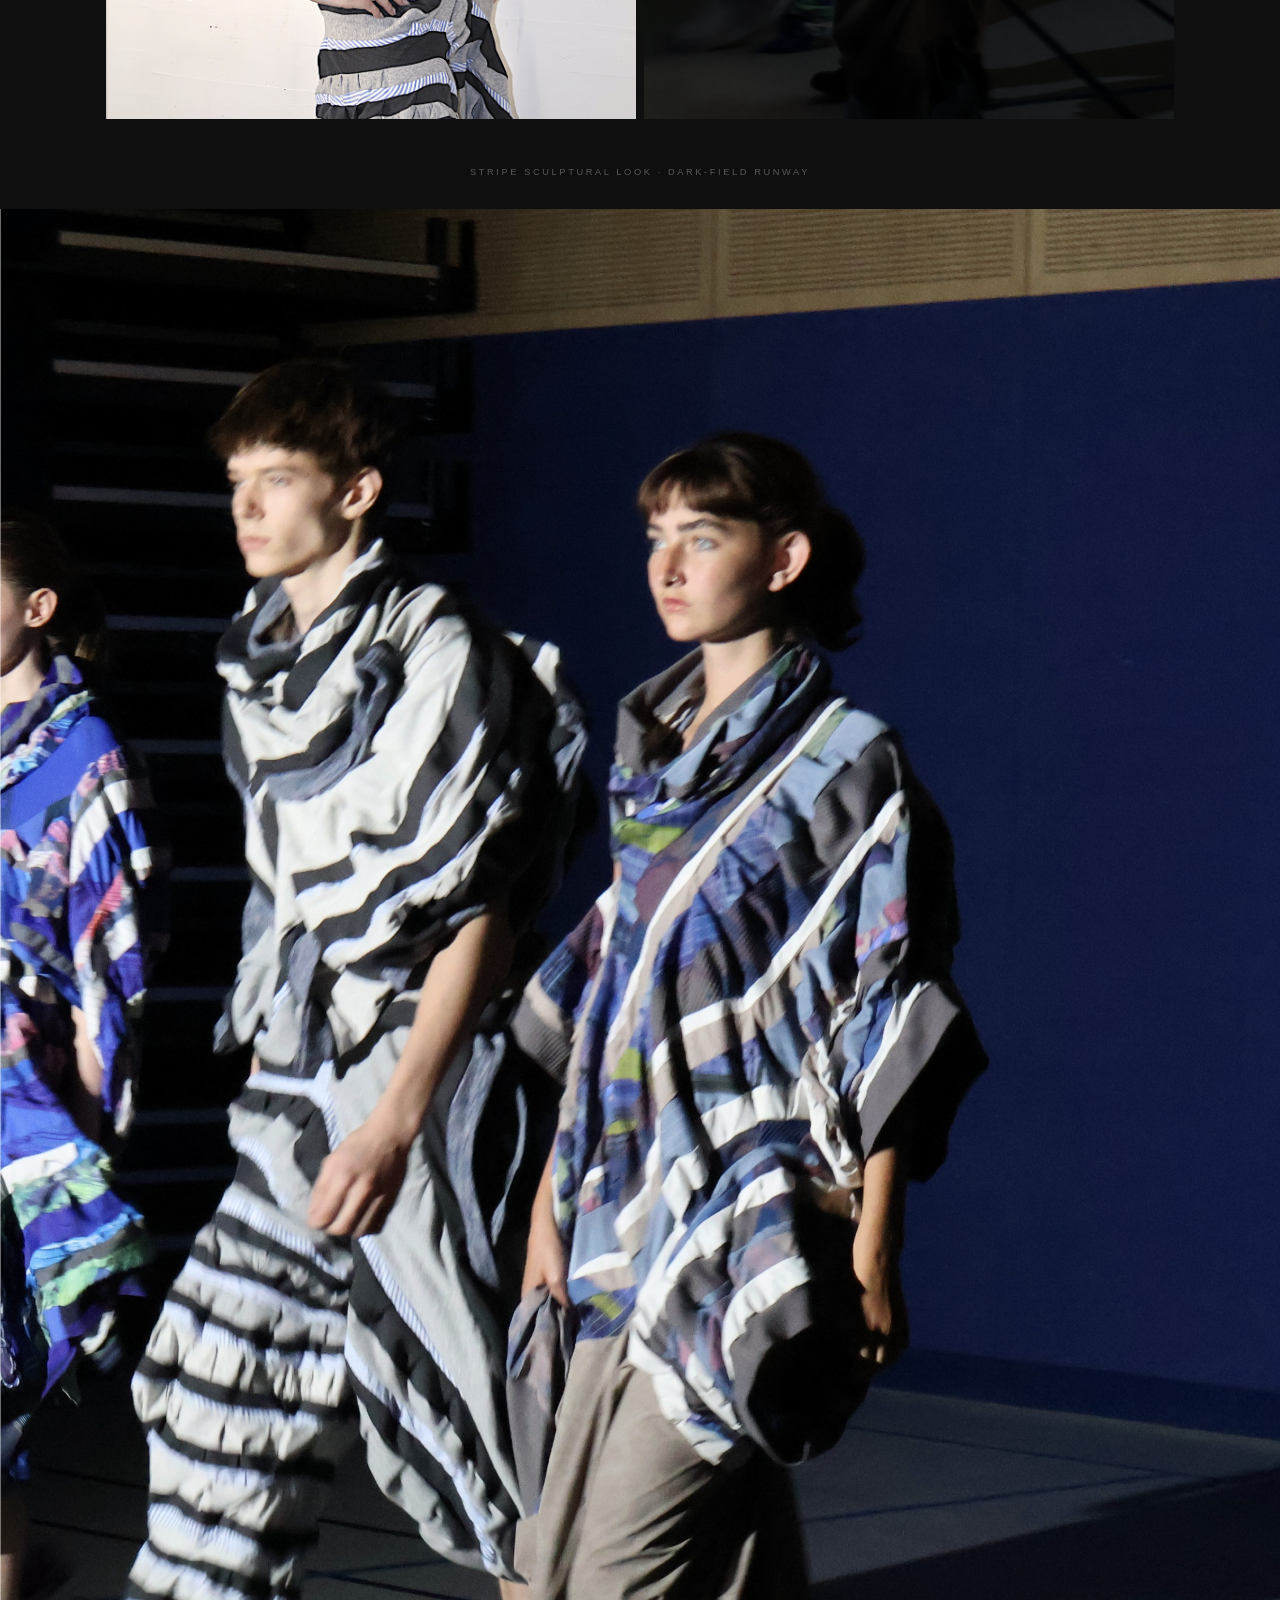
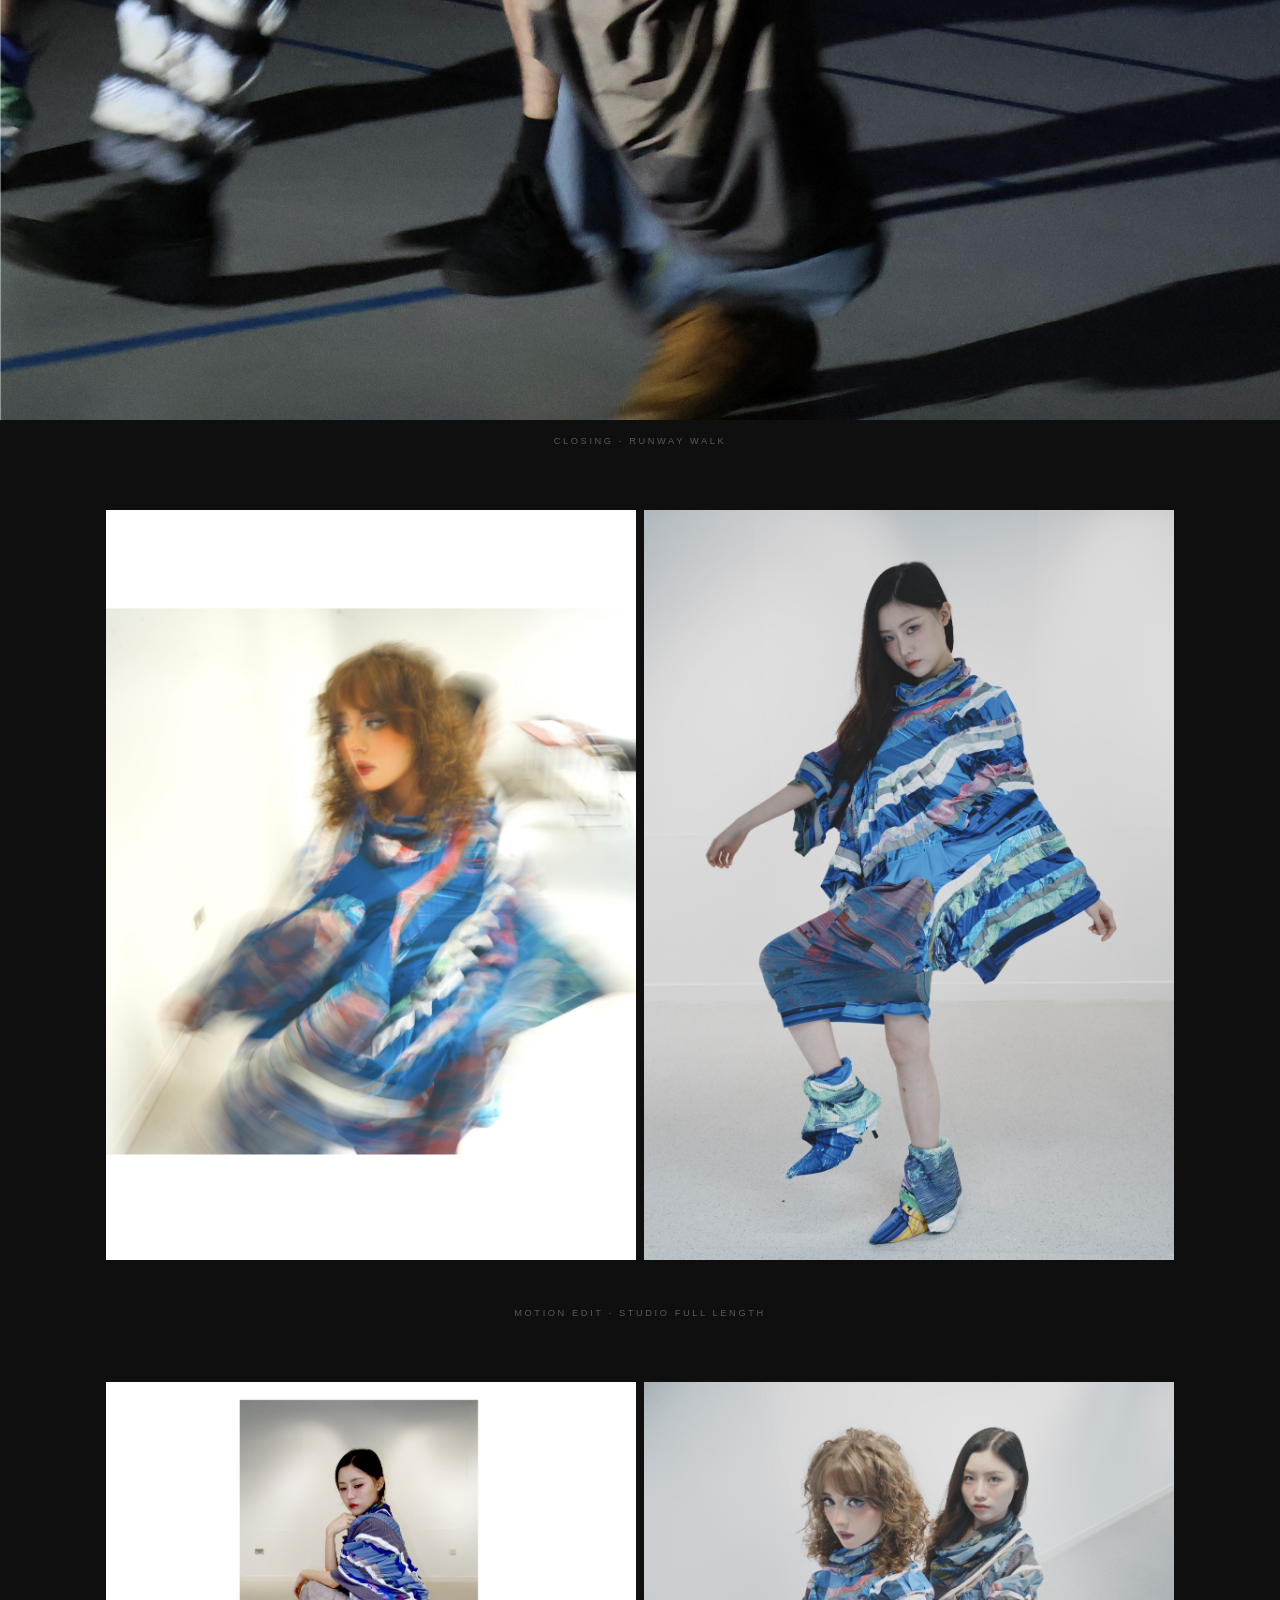
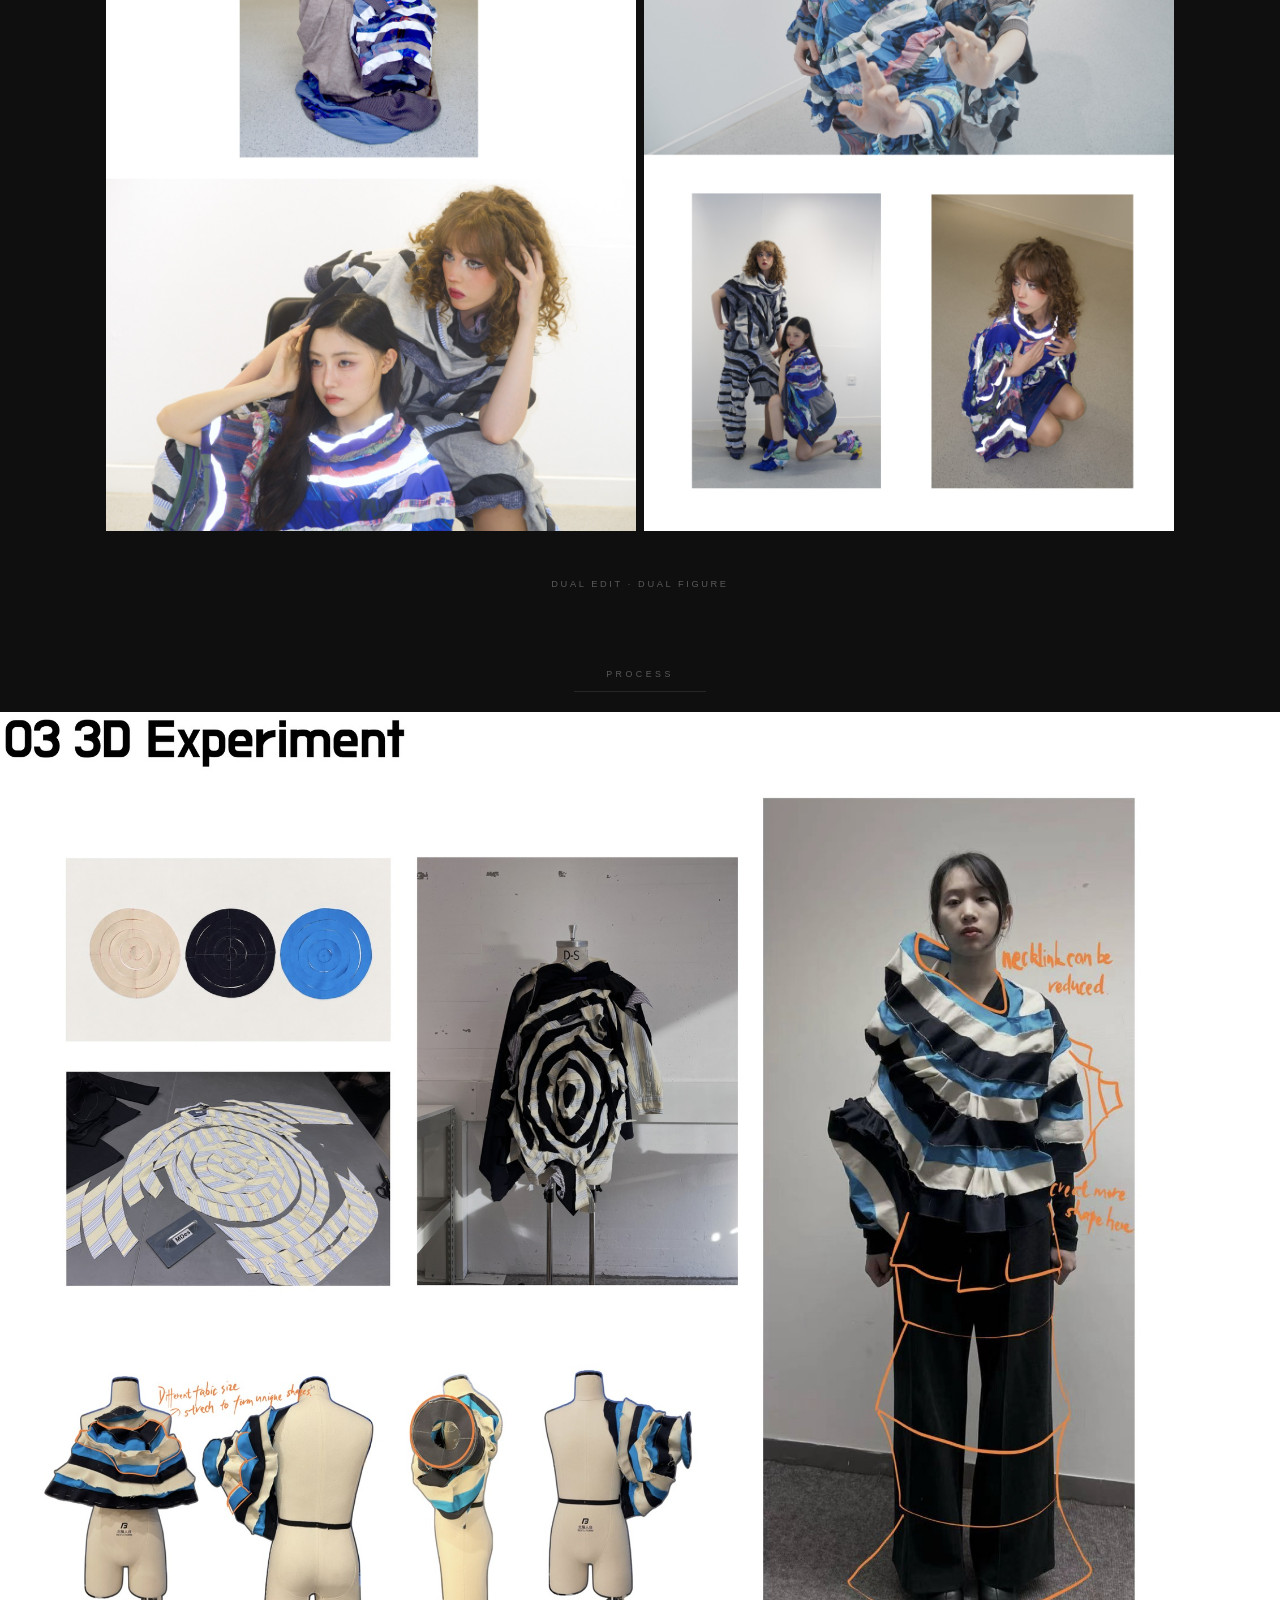
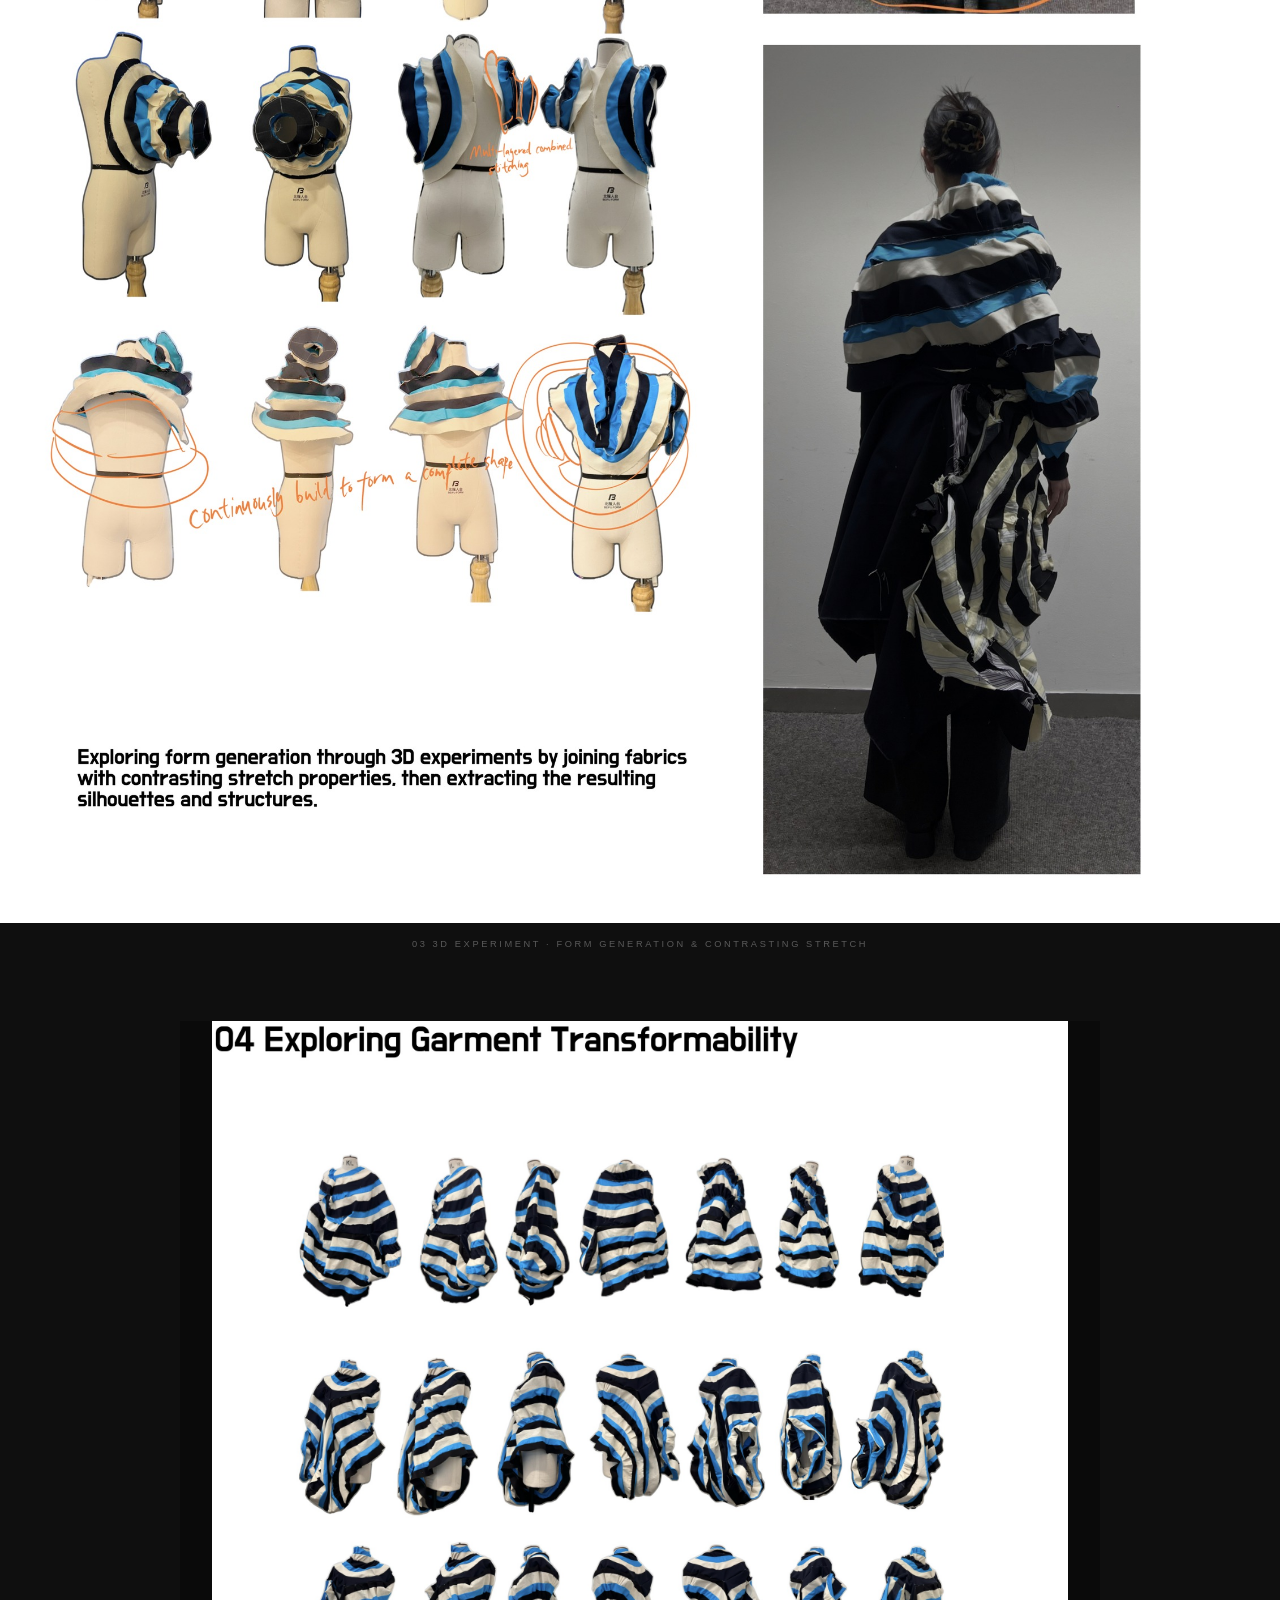
<file: project-conflux-orbit.html>
<!DOCTYPE html>
<html lang="en">
<head>
  <meta charset="utf-8">
  <meta name="viewport" content="width=device-width, initial-scale=1">
  <title>001 Conflux Orbit · Jason Deng</title>
  <meta name="description" content="Conflux Orbit (汇流轨道) — forced amalgamation through material experimentation. Jason Deng / Tianci Deng.">
  <link rel="stylesheet" href="css/styles.css">
</head>
<body class="page-project">
  <header class="site-header">
    <a class="logo" href="index.html">Jason Deng <span>/ Tianci</span></a>
    <nav>
      <ul class="nav-links">
        <li><a href="projects.html">Projects</a></li>
        <li><a href="contact.html">Contact</a></li>
      </ul>
    </nav>
  </header>

  <section class="lookbook-hero">
    <div class="lookbook-hero-bg" aria-hidden="true">
      <img src="images/conflux-orbit/hero.jpg" alt="">
    </div>
    <div class="lookbook-hero-content">
      <p class="lookbook-num">001</p>
      <h1>Conflux Orbit</h1>
      <p class="zh-title">汇流轨道</p>
      <div class="lookbook-meta">
        <span>MDes Fashion &amp; Textiles</span>
        <span>Glasgow School of Art</span>
        <span>Forced Amalgamation</span>
      </div>
    </div>
  </section>

  <div class="lookbook-body">
    <p class="lede">
      This project explores forced amalgamation through material experimentation, inspired by the transformative logic of <em>Annihilation</em>. Fabrics are twisted, suspended, and displaced to push them beyond their natural state, revealing tension, instability, and resistance. Fragments of varied scale, texture, and origin are forcibly stitched together — intervention and repair. Colour adds a second disruption, using unstable, refracted tones applied through layering and seepage to suggest mutation. Colour and structure deliberately clash, creating ongoing imbalance. Rooted in body positivity, the work promotes size inclusivity, proposing that diverse bodies do not simply wear garments, but actively shape and redefine their form and meaning.
    </p>
    <p class="lede-zh">
      本项目通过材料实验探索强迫融合的概念，灵感来源于电影《湮灭》中的变异逻辑。作品通过扭转、悬置与位移，使织物脱离其自然形态，呈现张力、不稳定性与抵抗感。色彩作为第二重扰动，以层叠与渗透暗示突变；色彩与结构刻意冲突，形成持续的不平衡。作品植根于身体积极性与尺码包容，主张多样身体并非被动承载服装，而是主动塑造并重新定义其形态与意义。
    </p>
  </div>

  <div class="lookbook-frames">

    <figure class="frame full-bleed">
      <img src="images/conflux-orbit/hero.jpg" alt="Conflux Orbit — Look 1 studio portrait">
    </figure>
    <p class="frame-caption">Look 1 · Studio final — reflective strip, volume sleeve, glitch skirt</p>

    <figure class="frame inset">
      <img src="images/conflux-orbit/concept.jpg" alt="Conflux Orbit — Forced Amalgamation concept">
    </figure>
    <p class="frame-caption">01 Forced Amalgamation · Concept &amp; references</p>

    <p class="lookbook-section-label">Look</p>

    <figure class="frame full-bleed">
      <img src="images/conflux-orbit/look-01.jpg" alt="Conflux Orbit — Look 1 multi-angle board">
    </figure>
    <p class="frame-caption">10 Final Outcome · Look 1</p>

    <div class="frame pair">
      <figure>
        <img src="images/conflux-orbit/look-02.jpg" alt="Conflux Orbit — Look 2">
      </figure>
      <figure>
        <img src="images/conflux-orbit/look-03.jpg" alt="Conflux Orbit — Look 3">
      </figure>
    </div>
    <p class="frame-caption">Look 2 · Look 3</p>

    <figure class="frame inset">
      <img src="images/conflux-orbit/look-04.jpg" alt="Conflux Orbit — dual figure edit">
    </figure>
    <p class="frame-caption">Edit · Dual figure</p>

    <div class="frame pair">
      <figure>
        <img src="images/conflux-orbit/look-05.jpg" alt="Conflux Orbit — striped sculptural look">
      </figure>
      <figure>
        <img src="images/conflux-orbit/look-06.jpg" alt="Conflux Orbit — runway dark field">
      </figure>
    </div>
    <p class="frame-caption">Stripe sculptural look · Dark-field runway</p>

    <figure class="frame full-bleed">
      <img src="images/conflux-orbit/look-07.jpg" alt="Conflux Orbit — closing runway walk">
    </figure>
    <p class="frame-caption">Closing · Runway walk</p>

    <div class="frame pair">
      <figure>
        <img src="images/conflux-orbit/look-08.jpg" alt="Conflux Orbit — motion blur look">
      </figure>
      <figure>
        <img src="images/conflux-orbit/look-09.jpg" alt="Conflux Orbit — studio full length">
      </figure>
    </div>
    <p class="frame-caption">Motion edit · Studio full length</p>

    <div class="frame pair">
      <figure>
        <img src="images/conflux-orbit/look-10.jpg" alt="Conflux Orbit — dual / squat edit">
      </figure>
      <figure>
        <img src="images/conflux-orbit/look-11.jpg" alt="Conflux Orbit — dual figure edit">
      </figure>
    </div>
    <p class="frame-caption">Dual edit · Dual figure</p>

    <p class="lookbook-section-label">Process</p>

    <figure class="frame full-bleed">
      <img src="images/conflux-orbit/process-3d.jpg" alt="Conflux Orbit — 3D experiment draping">
    </figure>
    <p class="frame-caption">03 3D Experiment · Form generation &amp; contrasting stretch</p>

    <figure class="frame inset">
      <img src="images/conflux-orbit/process-transform.jpg" alt="Conflux Orbit — garment transformability">
    </figure>
    <p class="frame-caption">04 Exploring Garment Transformability</p>

    <div class="frame pair">
      <figure>
        <img src="images/conflux-orbit/process-colour.jpg" alt="Conflux Orbit — colour fusion experiment">
      </figure>
      <figure>
        <img src="images/conflux-orbit/process-fabric.jpg" alt="Conflux Orbit — fabric fusion heat transfer">
      </figure>
    </div>
    <p class="frame-caption">06 Colour Fusion · 08 Fabric Fusion</p>

    <p class="lookbook-section-label">Detail</p>

    <figure class="frame full-bleed">
      <img src="images/conflux-orbit/process-material.jpg" alt="Conflux Orbit — material fusion development">
    </figure>
    <p class="frame-caption">09 Final Material Fusion Development</p>

  </div>

  <nav class="project-nav" aria-label="Project navigation">
    <a href="projects.html">← All Projects</a>
    <a href="project-error-matrix.html">002 Error Matrix →</a>
  </nav>

  <footer class="site-footer">
    <div class="contact-line">
      <a href="tel:+8617807259607">17807259607</a>
      <a href="mailto:17807259607@163.com">17807259607@163.com</a>
      <a href="mailto:t.deng1@student.gsa.ac.uk">t.deng1@student.gsa.ac.uk</a>
      <a href="https://www.instagram.com/ddddtc8" target="_blank" rel="noopener">Ins ddddtc8</a>
      <span>微信 JyevolcT</span>
      <span>小红书 4987209980</span>
      <a href="contact.html">All Contact</a>
    </div>
    <p class="micro"><a href="https://gsapostgradshowcase.net/tianci-deng/" target="_blank" rel="noopener">View on GSA Showcase</a></p>
  </footer>

  <script src="js/main.js"></script>
  <script src="js/music.js"></script>
</body>
</html>
</file>
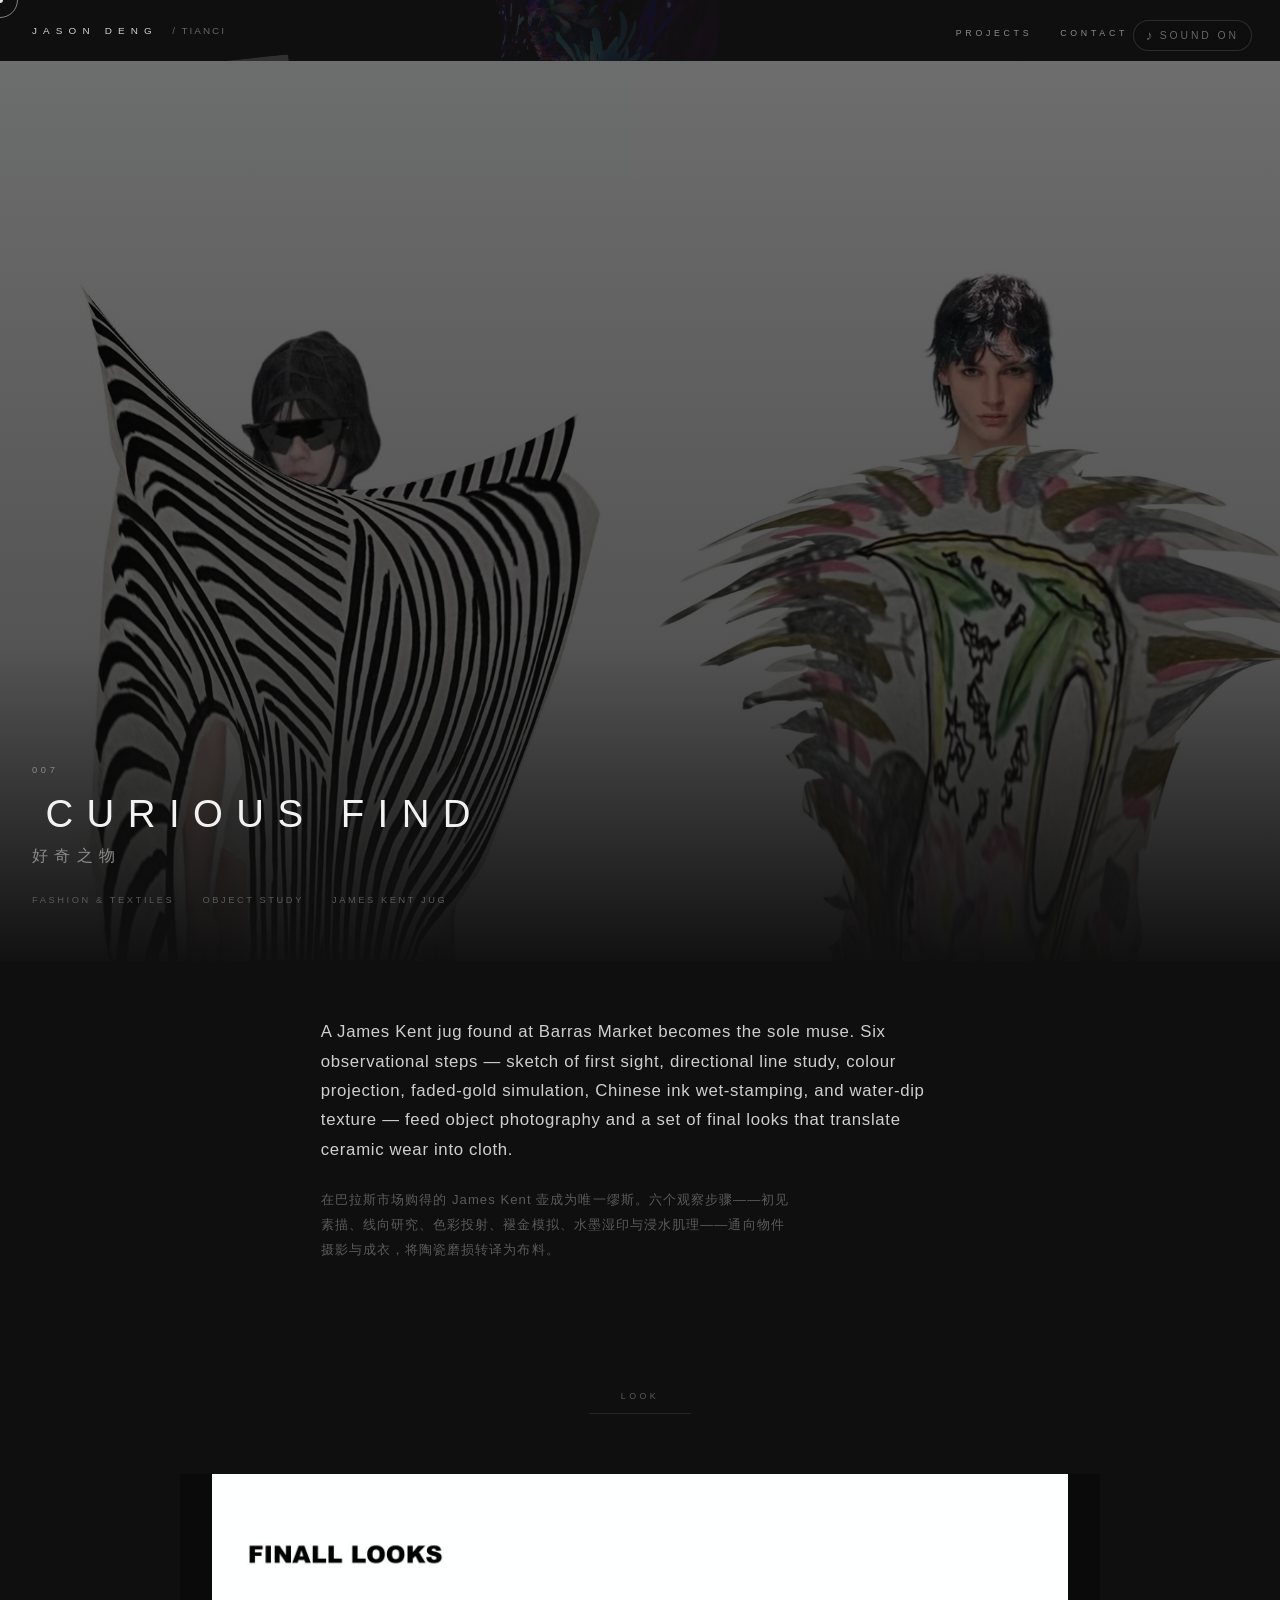
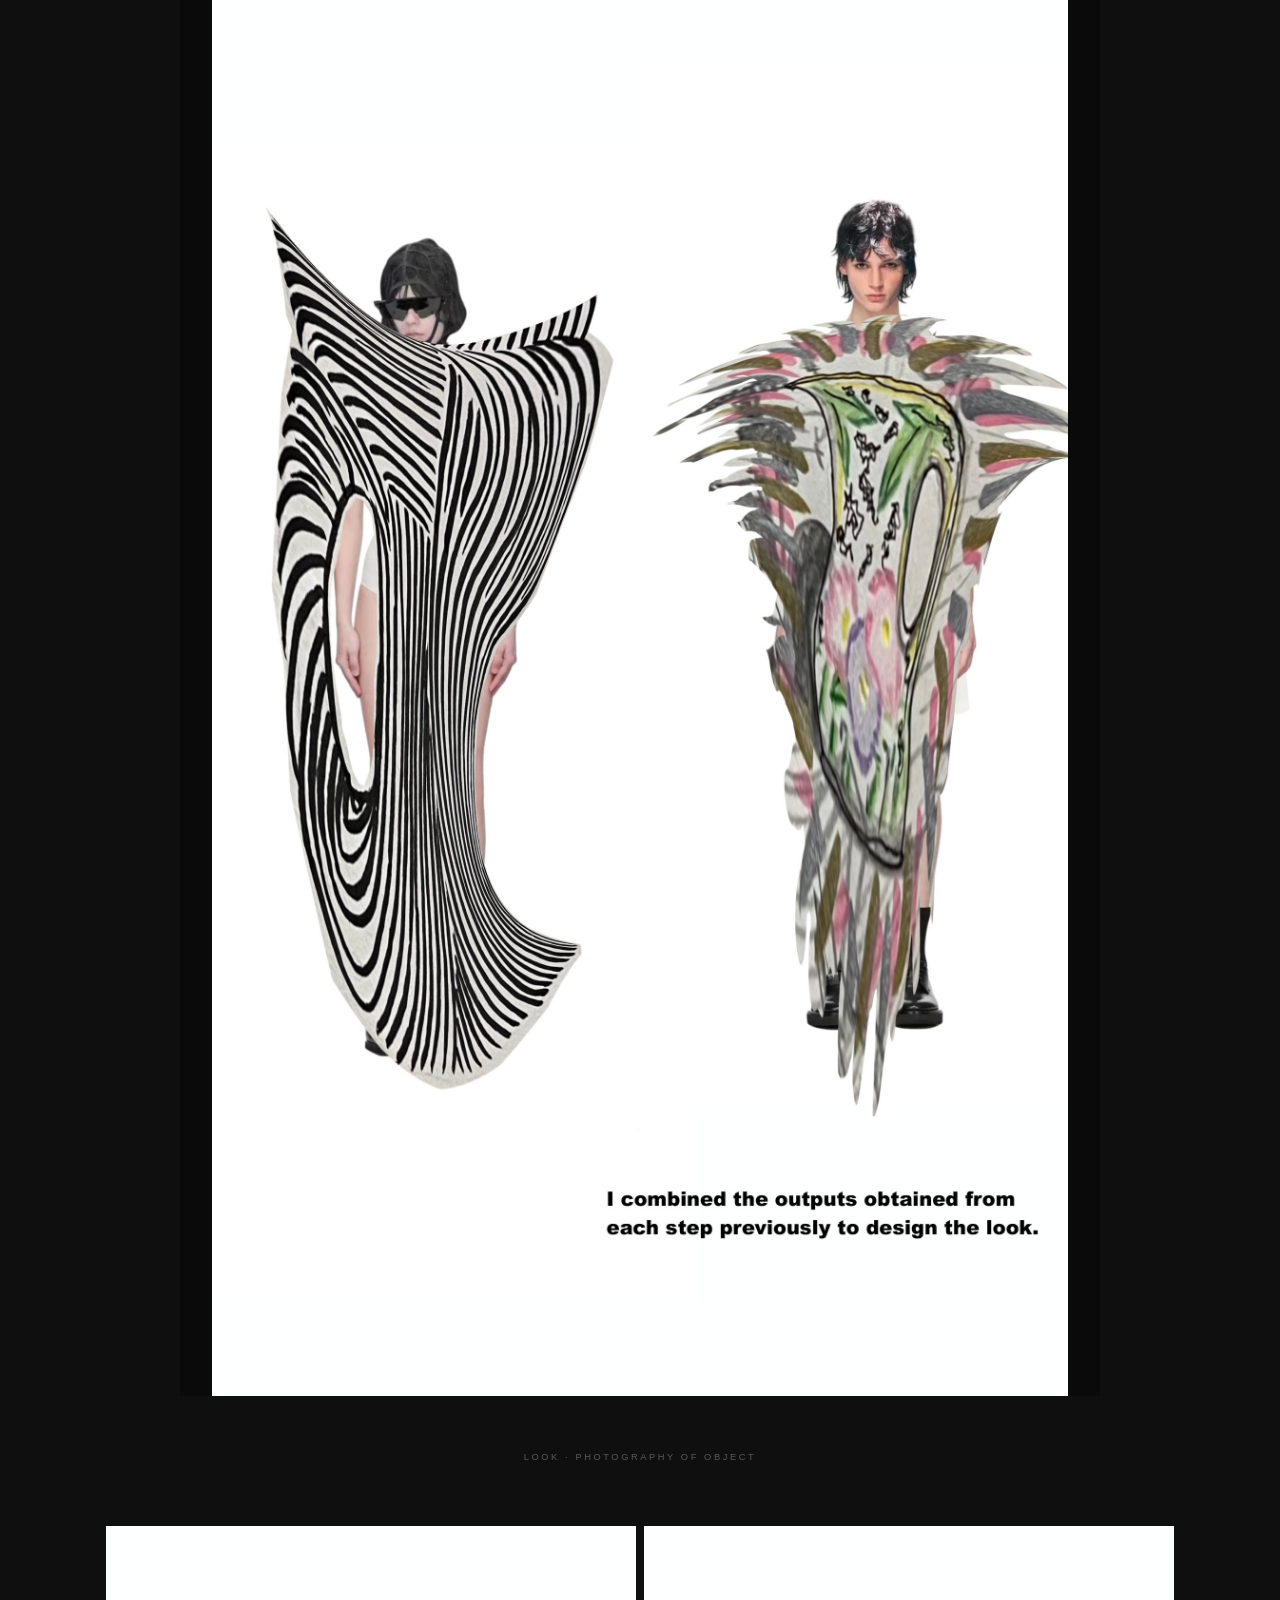
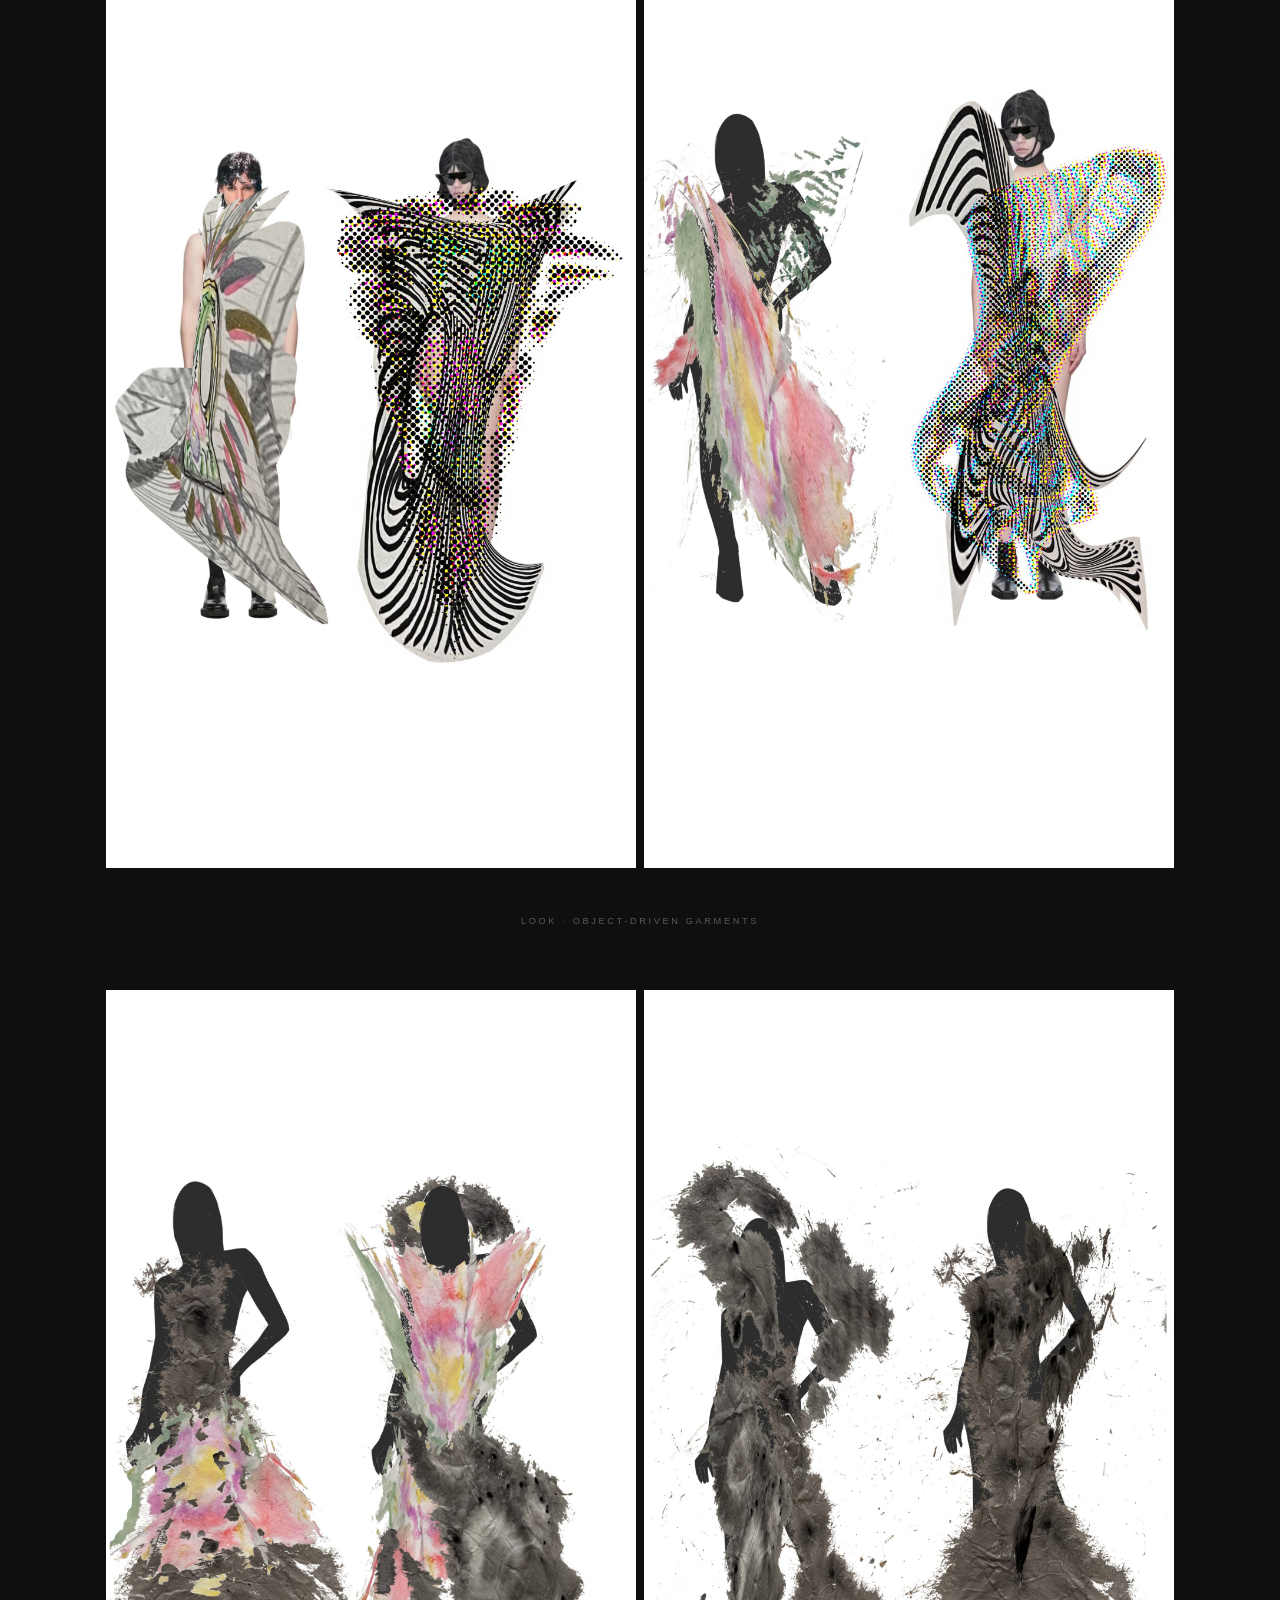
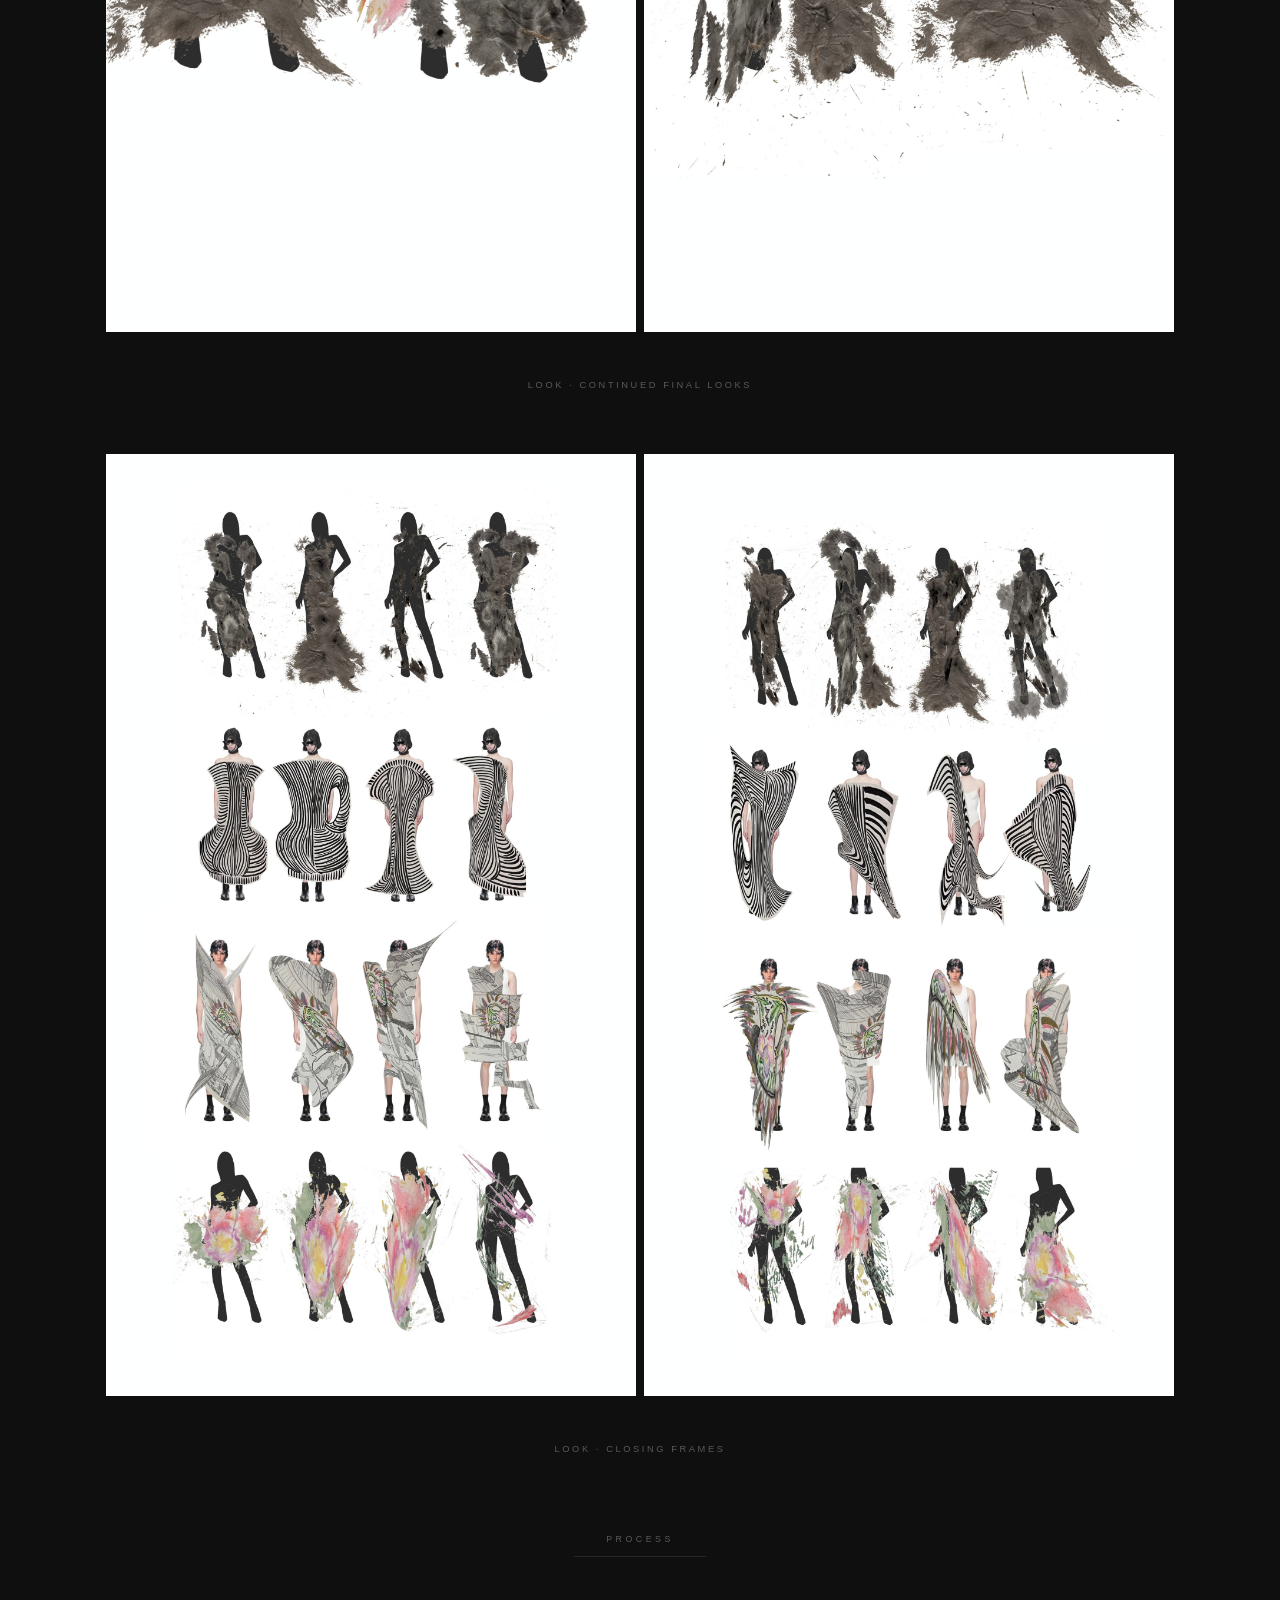
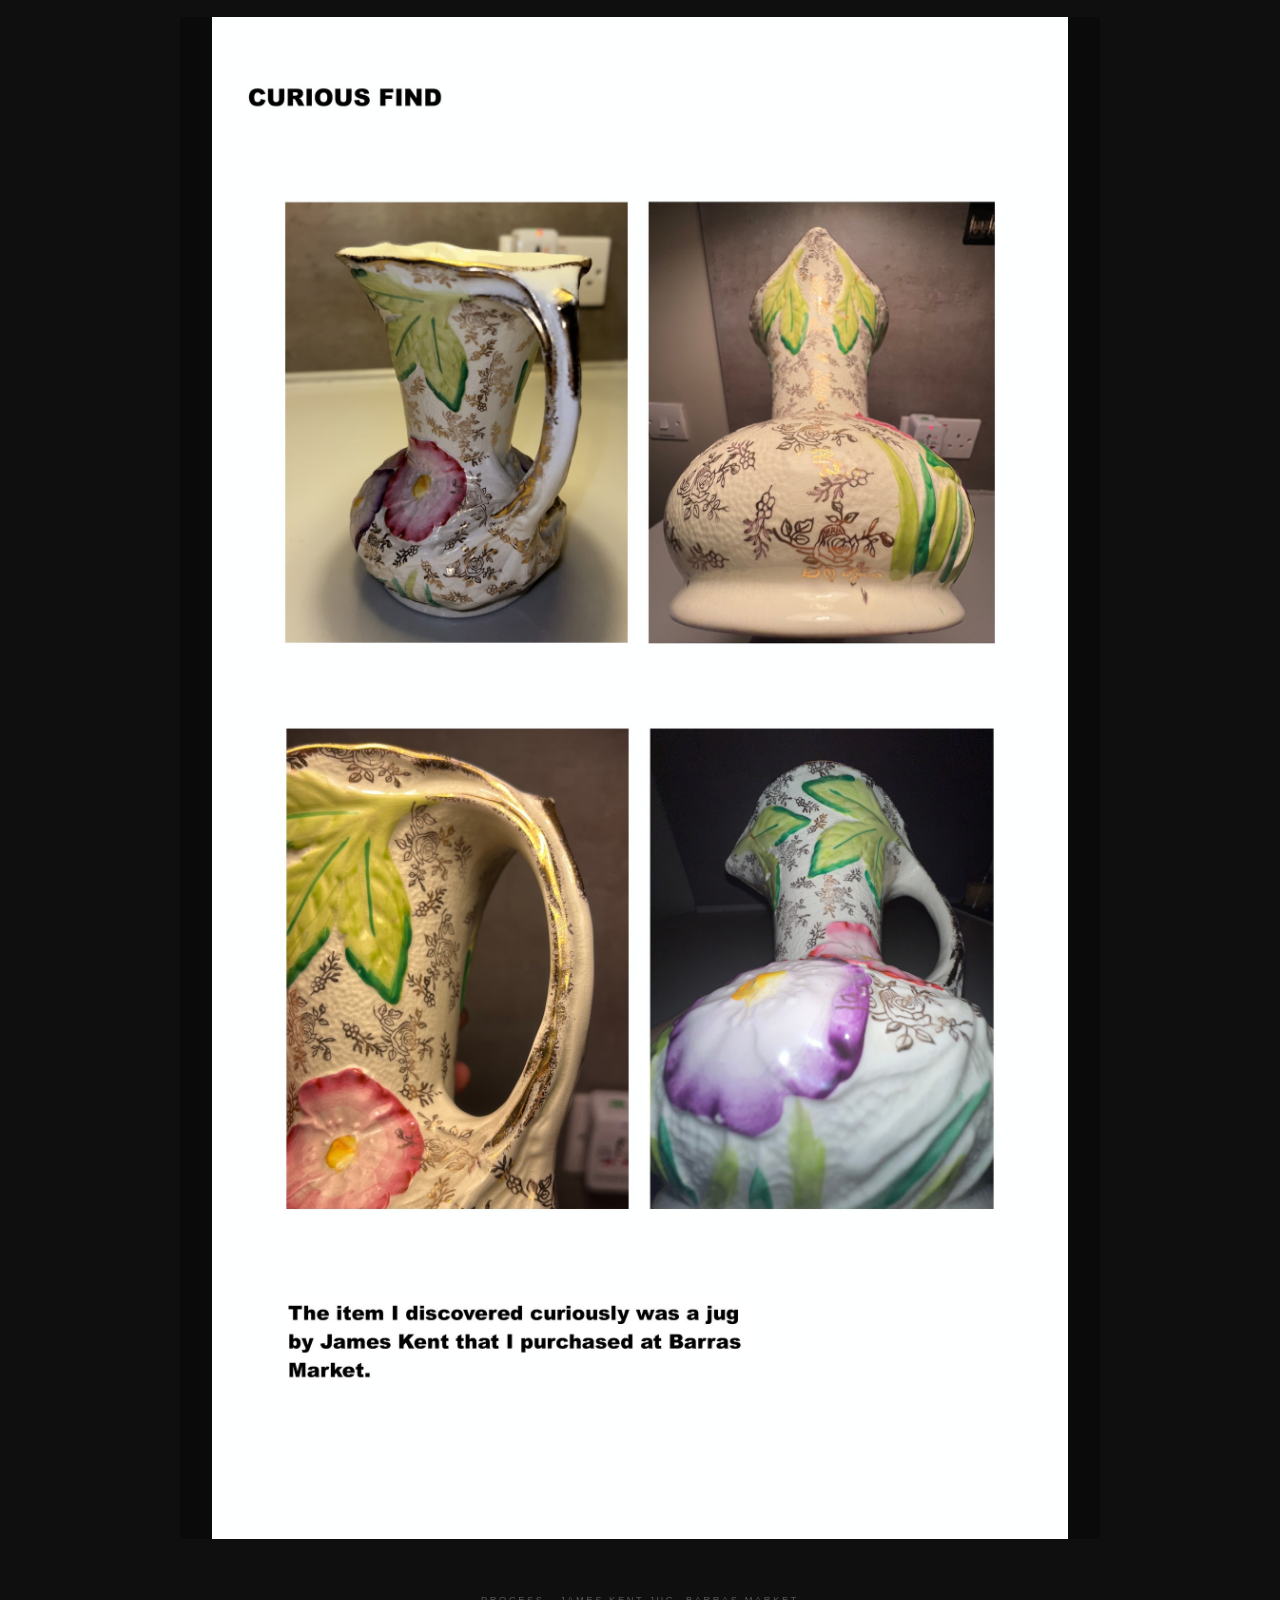
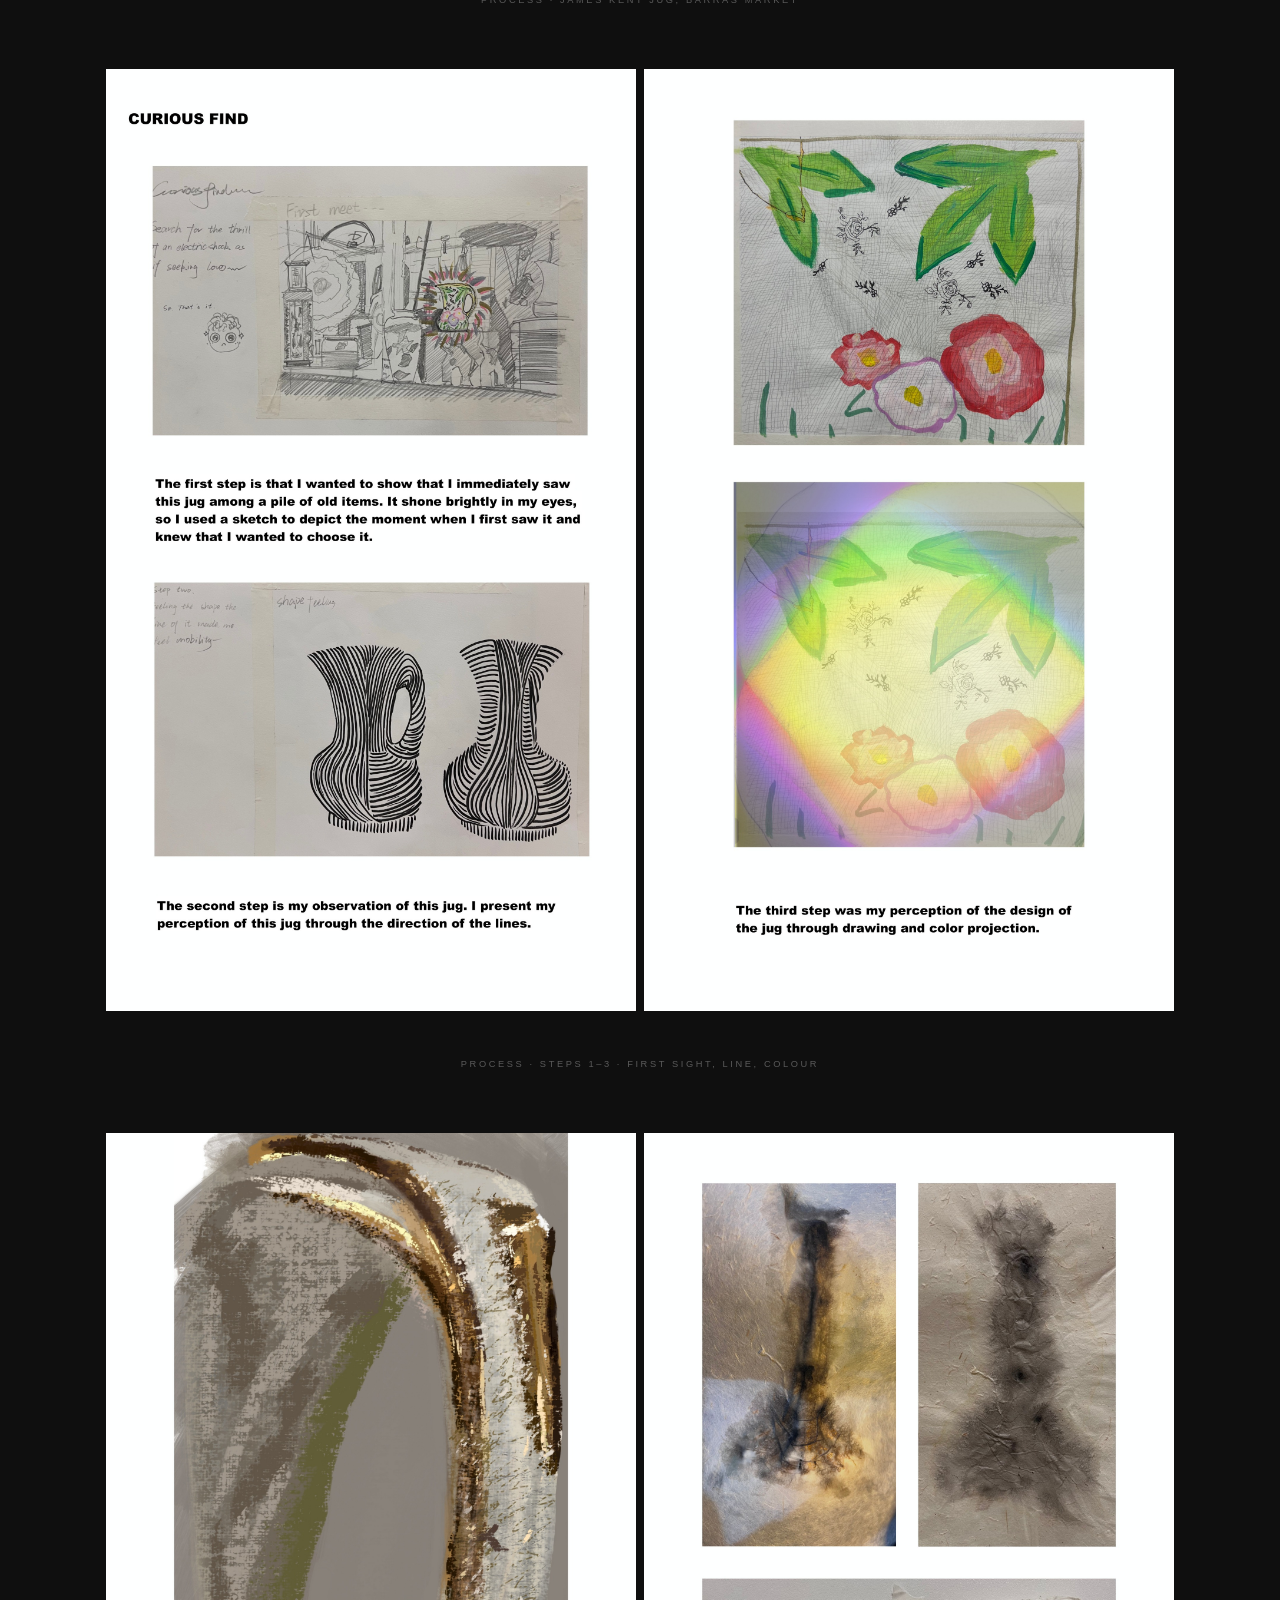
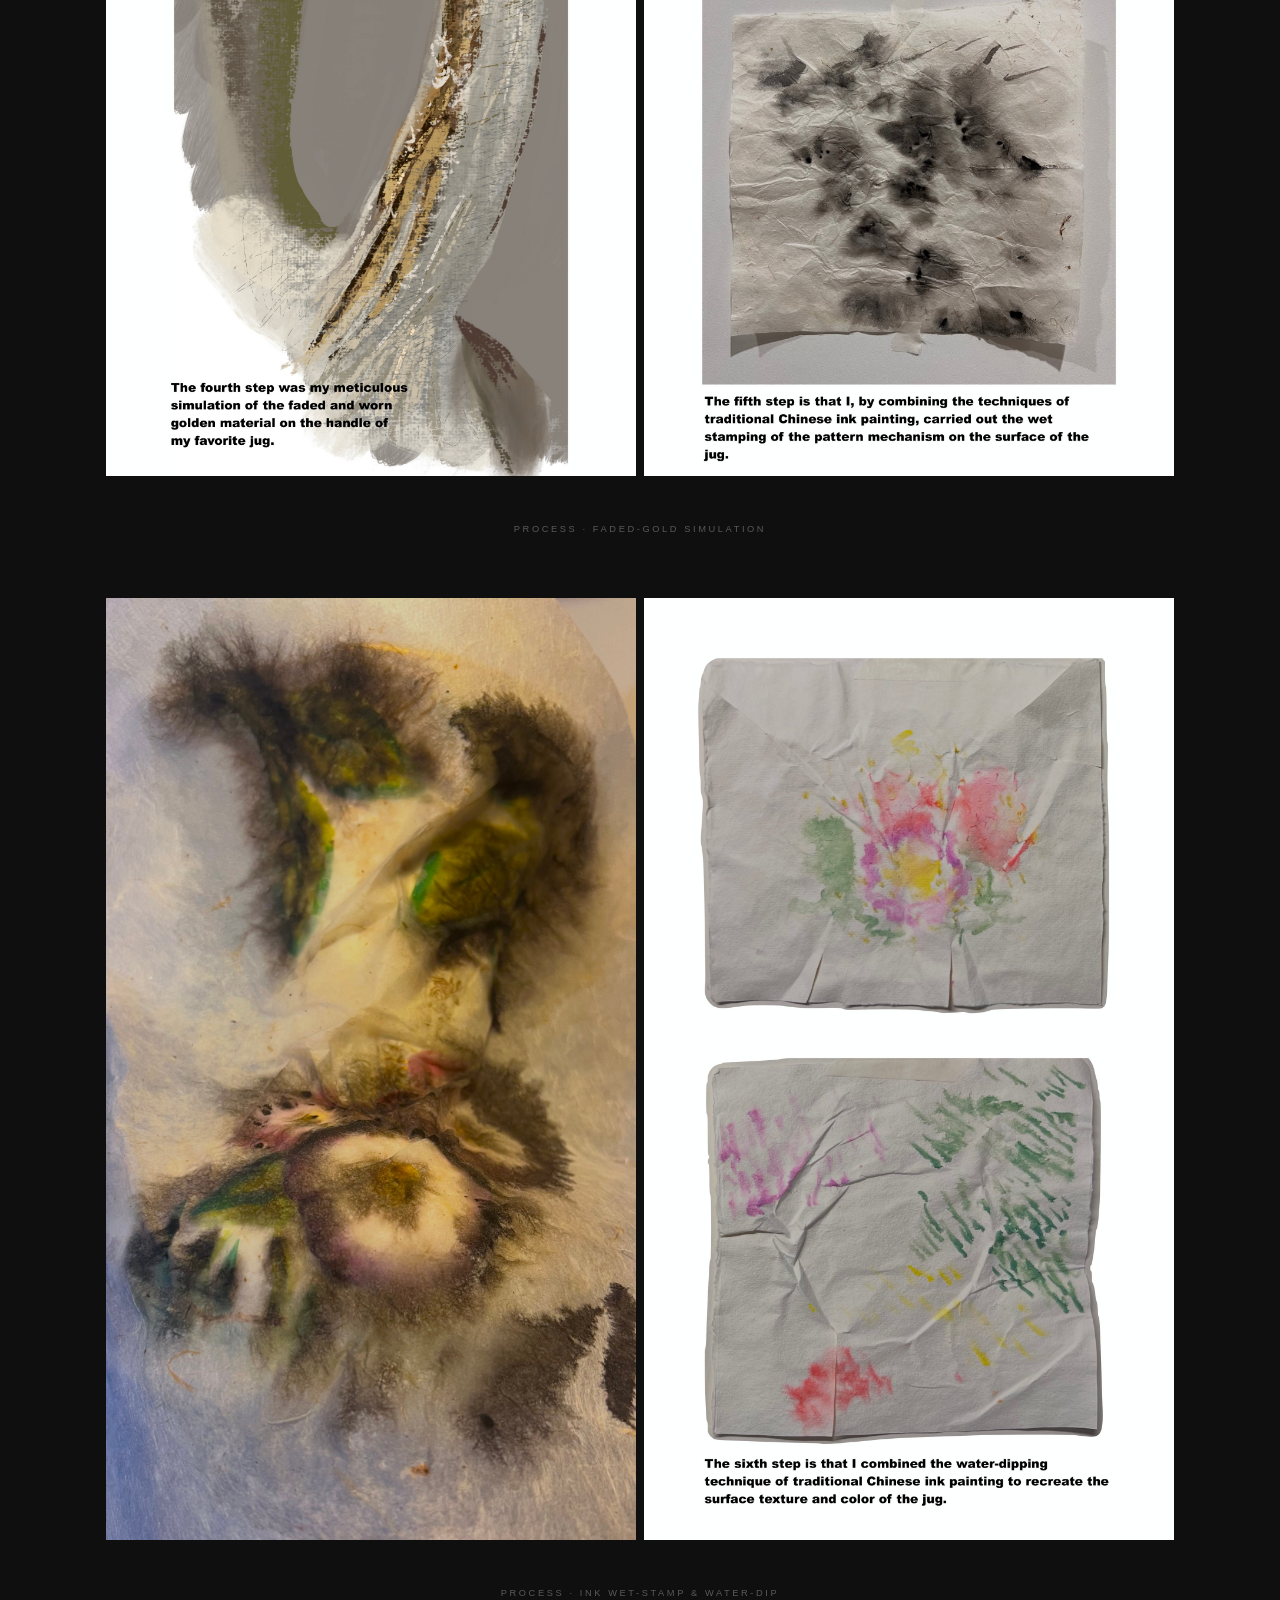
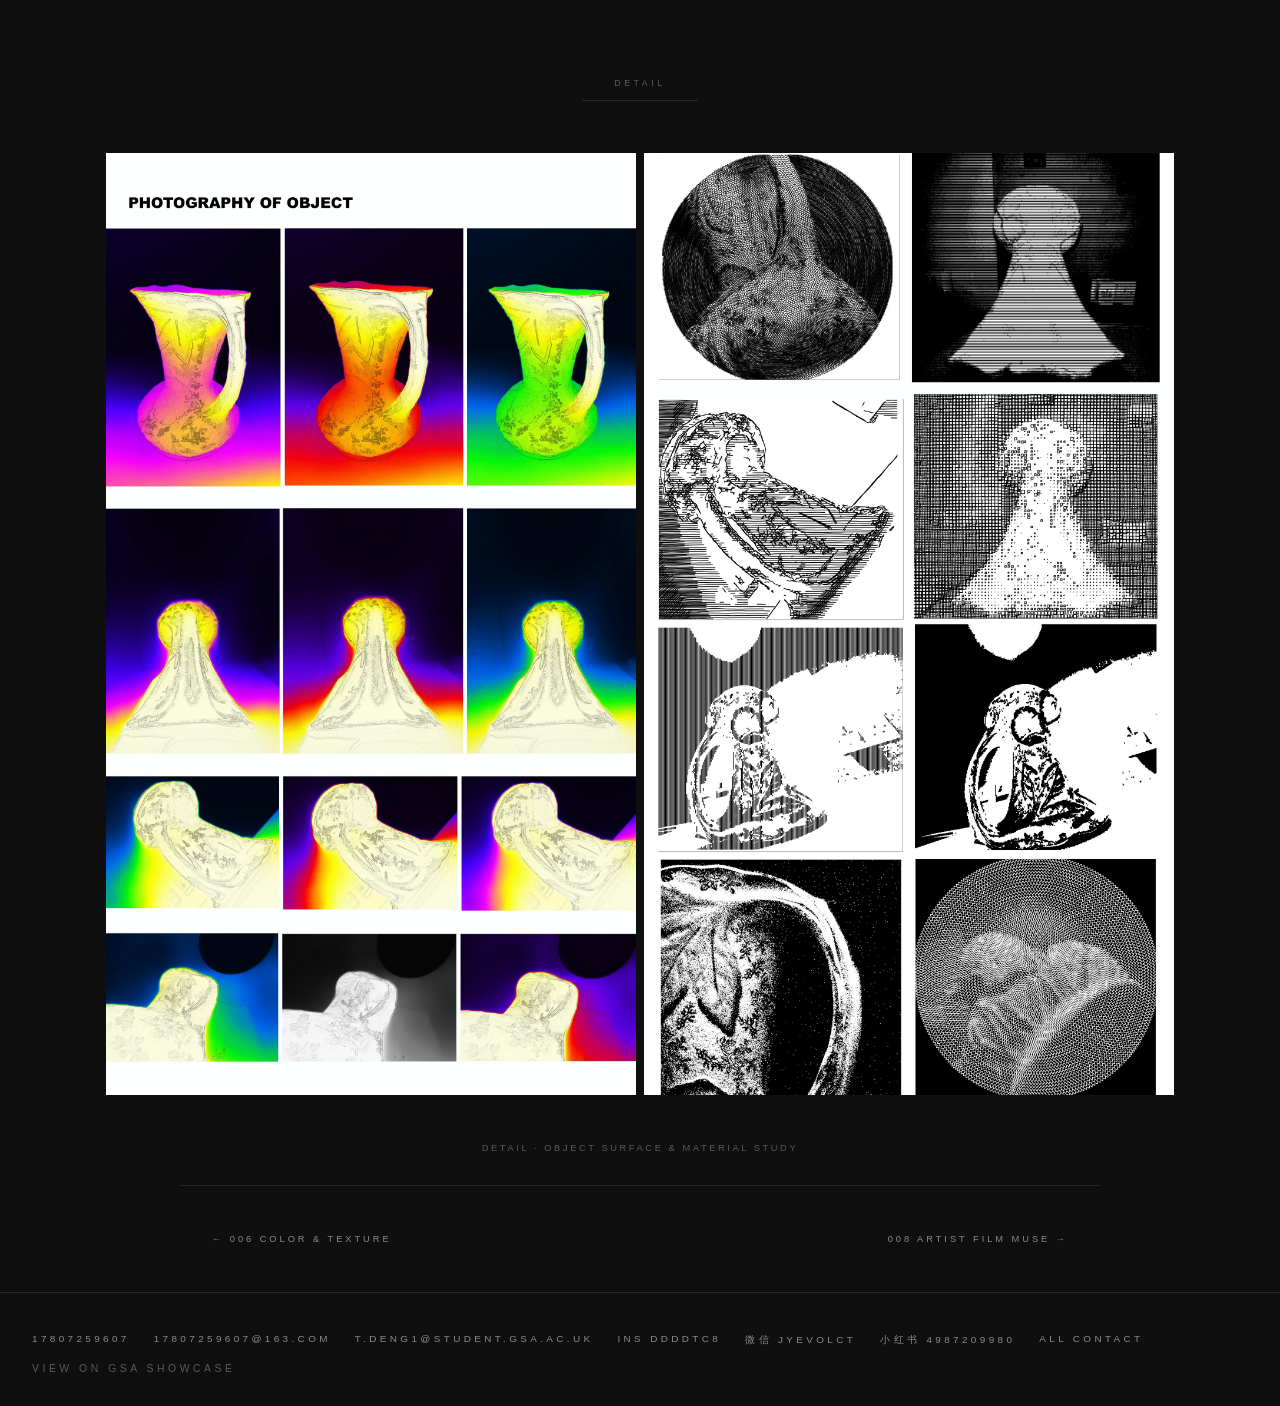
<file: project-curious-find.html>
<!DOCTYPE html>
<html lang="en">
<head>
  <meta charset="utf-8">
  <meta name="viewport" content="width=device-width, initial-scale=1">
  <title>007 Curious Find · Jason Deng</title>
  <meta name="description" content="Curious Find (好奇之物) — James Kent jug observation into fashion looks. Jason Deng.">
  <link rel="stylesheet" href="css/styles.css">
</head>
<body class="page-project">
  <header class="site-header">
    <a class="logo" href="index.html">Jason Deng <span>/ Tianci</span></a>
    <nav>
      <ul class="nav-links">
        <li><a href="projects.html">Projects</a></li>
        <li><a href="contact.html">Contact</a></li>
      </ul>
    </nav>
  </header>

  <section class="lookbook-hero">
    <div class="lookbook-hero-bg" aria-hidden="true">
      <img src="images/curious-find.jpg" alt="">
    </div>
    <div class="lookbook-hero-content">
      <p class="lookbook-num">007</p>
      <h1>Curious Find</h1>
      <p class="zh-title">好奇之物</p>
      <div class="lookbook-meta">
        <span>Fashion &amp; Textiles</span>
        <span>Object Study</span>
        <span>James Kent Jug</span>
      </div>
    </div>
  </section>

  <div class="lookbook-body">
    <p class="lede">
      A James Kent jug found at Barras Market becomes the sole muse. Six observational steps — sketch of first sight, directional line study, colour projection, faded-gold simulation, Chinese ink wet-stamping, and water-dip texture — feed object photography and a set of final looks that translate ceramic wear into cloth.
    </p>
    <p class="lede-zh">
      在巴拉斯市场购得的 James Kent 壶成为唯一缪斯。六个观察步骤——初见素描、线向研究、色彩投射、褪金模拟、水墨湿印与浸水肌理——通向物件摄影与成衣，将陶瓷磨损转译为布料。
    </p>
  </div>

  <div class="lookbook-frames">

    <p class="lookbook-section-label">Look</p>

    <figure class="frame inset">
      <img src="images/curious-find/p-27.jpg" alt="Object photography">
    </figure>
    <p class="frame-caption">Look · Photography of object</p>

    <div class="frame pair">
      <figure>
        <img src="images/curious-find/p-28.jpg" alt="Look 28">
      </figure>
      <figure>
        <img src="images/curious-find/p-29.jpg" alt="Look 29">
      </figure>
    </div>
    <p class="frame-caption">Look · Object-driven garments</p>

    <div class="frame pair">
      <figure>
        <img src="images/curious-find/p-30.jpg" alt="Look 30">
      </figure>
      <figure>
        <img src="images/curious-find/p-31.jpg" alt="Look 31">
      </figure>
    </div>
    <p class="frame-caption">Look · Continued final looks</p>

    <div class="frame pair">
      <figure>
        <img src="images/curious-find/p-32.jpg" alt="Look 32">
      </figure>
      <figure>
        <img src="images/curious-find/p-33.jpg" alt="Look 33">
      </figure>
    </div>
    <p class="frame-caption">Look · Closing frames</p>

    <p class="lookbook-section-label">Process</p>

    <figure class="frame inset">
      <img src="images/curious-find/p-18.jpg" alt="Jug cover">
    </figure>
    <p class="frame-caption">Process · James Kent jug, Barras Market</p>

    <div class="frame pair">
      <figure>
        <img src="images/curious-find/p-19.jpg" alt="Steps 1-2">
      </figure>
      <figure>
        <img src="images/curious-find/p-20.jpg" alt="Step 3">
      </figure>
    </div>
    <p class="frame-caption">Process · Steps 1–3 · first sight, line, colour</p>

    <div class="frame pair">
      <figure>
        <img src="images/curious-find/p-21.jpg" alt="Step gold">
      </figure>
      <figure>
        <img src="images/curious-find/p-22.jpg" alt="Gold handle">
      </figure>
    </div>
    <p class="frame-caption">Process · Faded-gold simulation</p>

    <div class="frame pair">
      <figure>
        <img src="images/curious-find/p-23.jpg" alt="Ink step">
      </figure>
      <figure>
        <img src="images/curious-find/p-24.jpg" alt="Ink stamp">
      </figure>
    </div>
    <p class="frame-caption">Process · Ink wet-stamp &amp; water-dip</p>

    <p class="lookbook-section-label">Detail</p>

    <div class="frame pair">
      <figure>
        <img src="images/curious-find/p-25.jpg" alt="Detail 25">
      </figure>
      <figure>
        <img src="images/curious-find/p-26.jpg" alt="Detail 26">
      </figure>
    </div>
    <p class="frame-caption">Detail · Object surface &amp; material study</p>

  </div>

  <nav class="project-nav" aria-label="Project navigation">
    <a href="project-color-texture.html">← 006 Color &amp; Texture</a>
    <a href="project-artist-film-muse.html">008 Artist Film Muse →</a>
  </nav>

  <footer class="site-footer">
    <div class="contact-line">
      <a href="tel:+8617807259607">17807259607</a>
      <a href="mailto:17807259607@163.com">17807259607@163.com</a>
      <a href="mailto:t.deng1@student.gsa.ac.uk">t.deng1@student.gsa.ac.uk</a>
      <a href="https://www.instagram.com/ddddtc8" target="_blank" rel="noopener">Ins ddddtc8</a>
      <span>微信 JyevolcT</span>
      <span>小红书 4987209980</span>
      <a href="contact.html">All Contact</a>
    </div>
    <p class="micro"><a href="https://gsapostgradshowcase.net/tianci-deng/" target="_blank" rel="noopener">View on GSA Showcase</a></p>
  </footer>

  <script src="js/main.js"></script>
  <script src="js/music.js"></script>
</body>
</html>
</file>
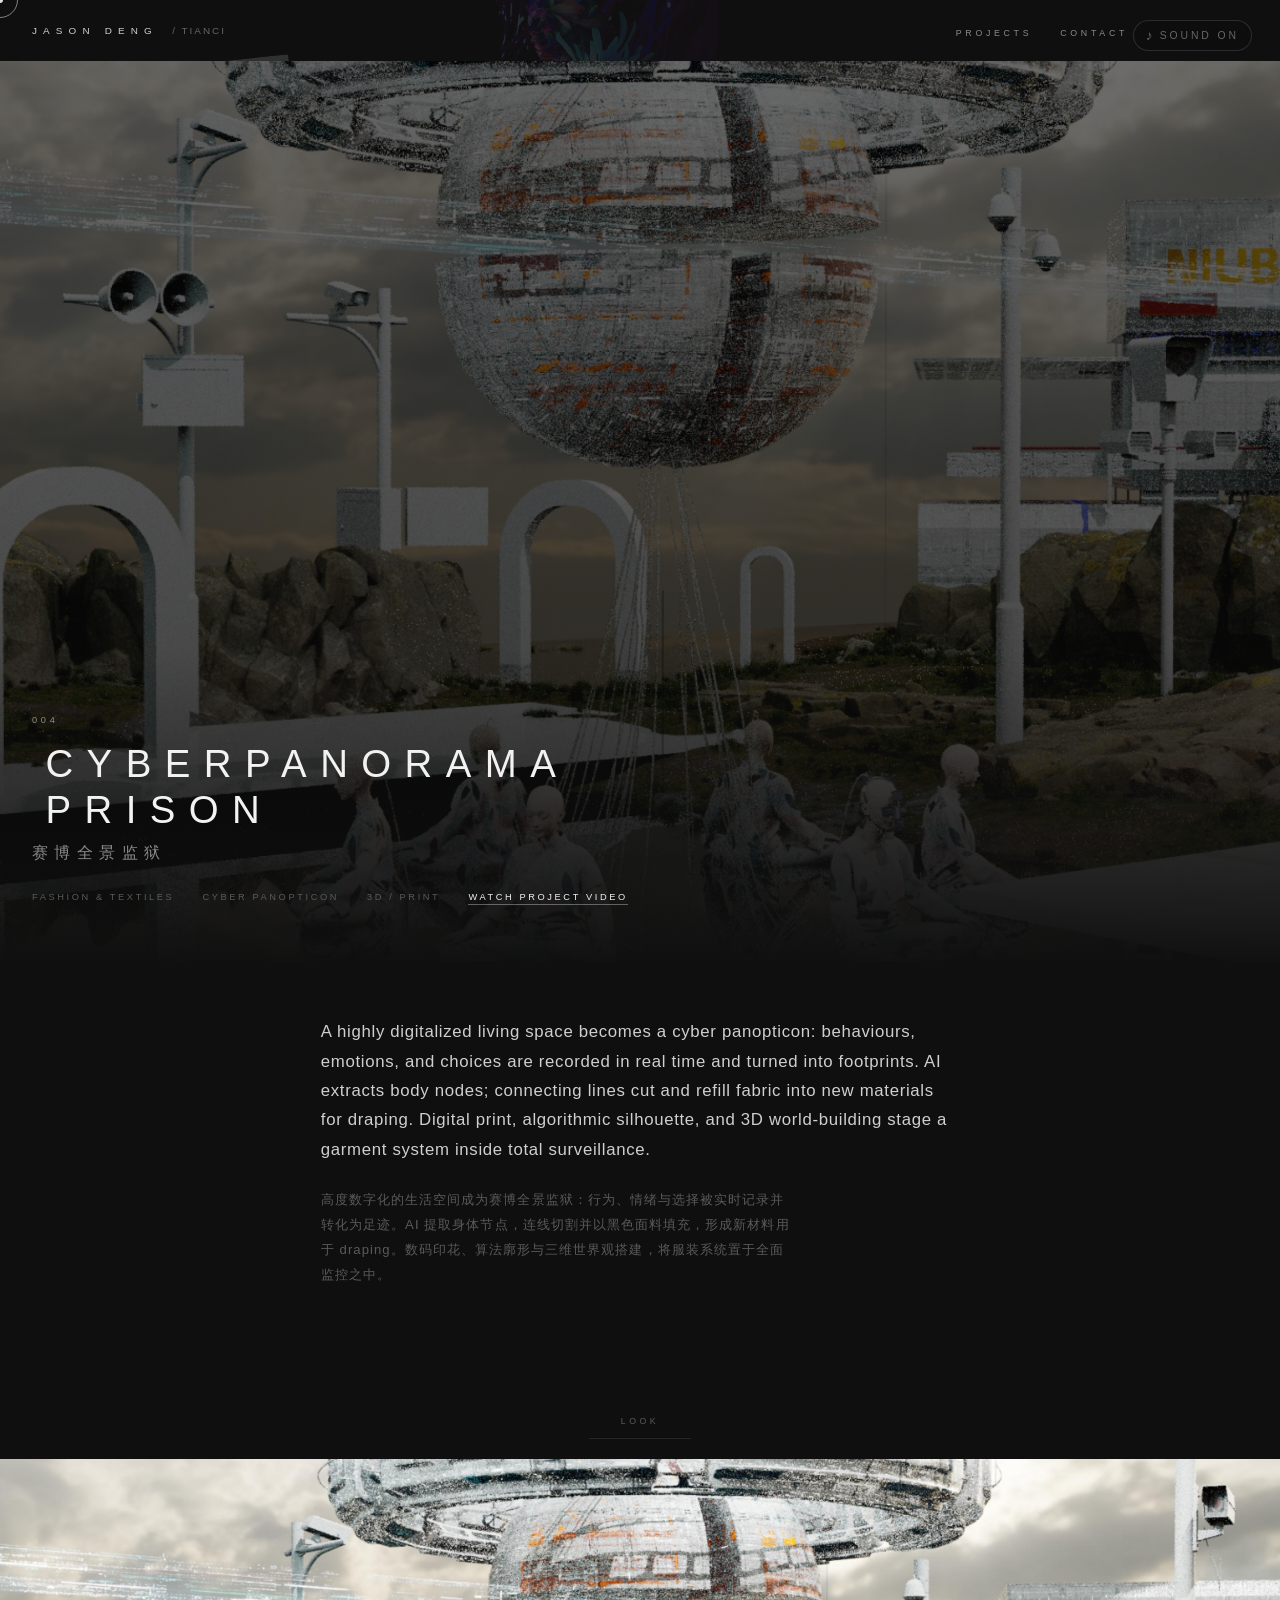
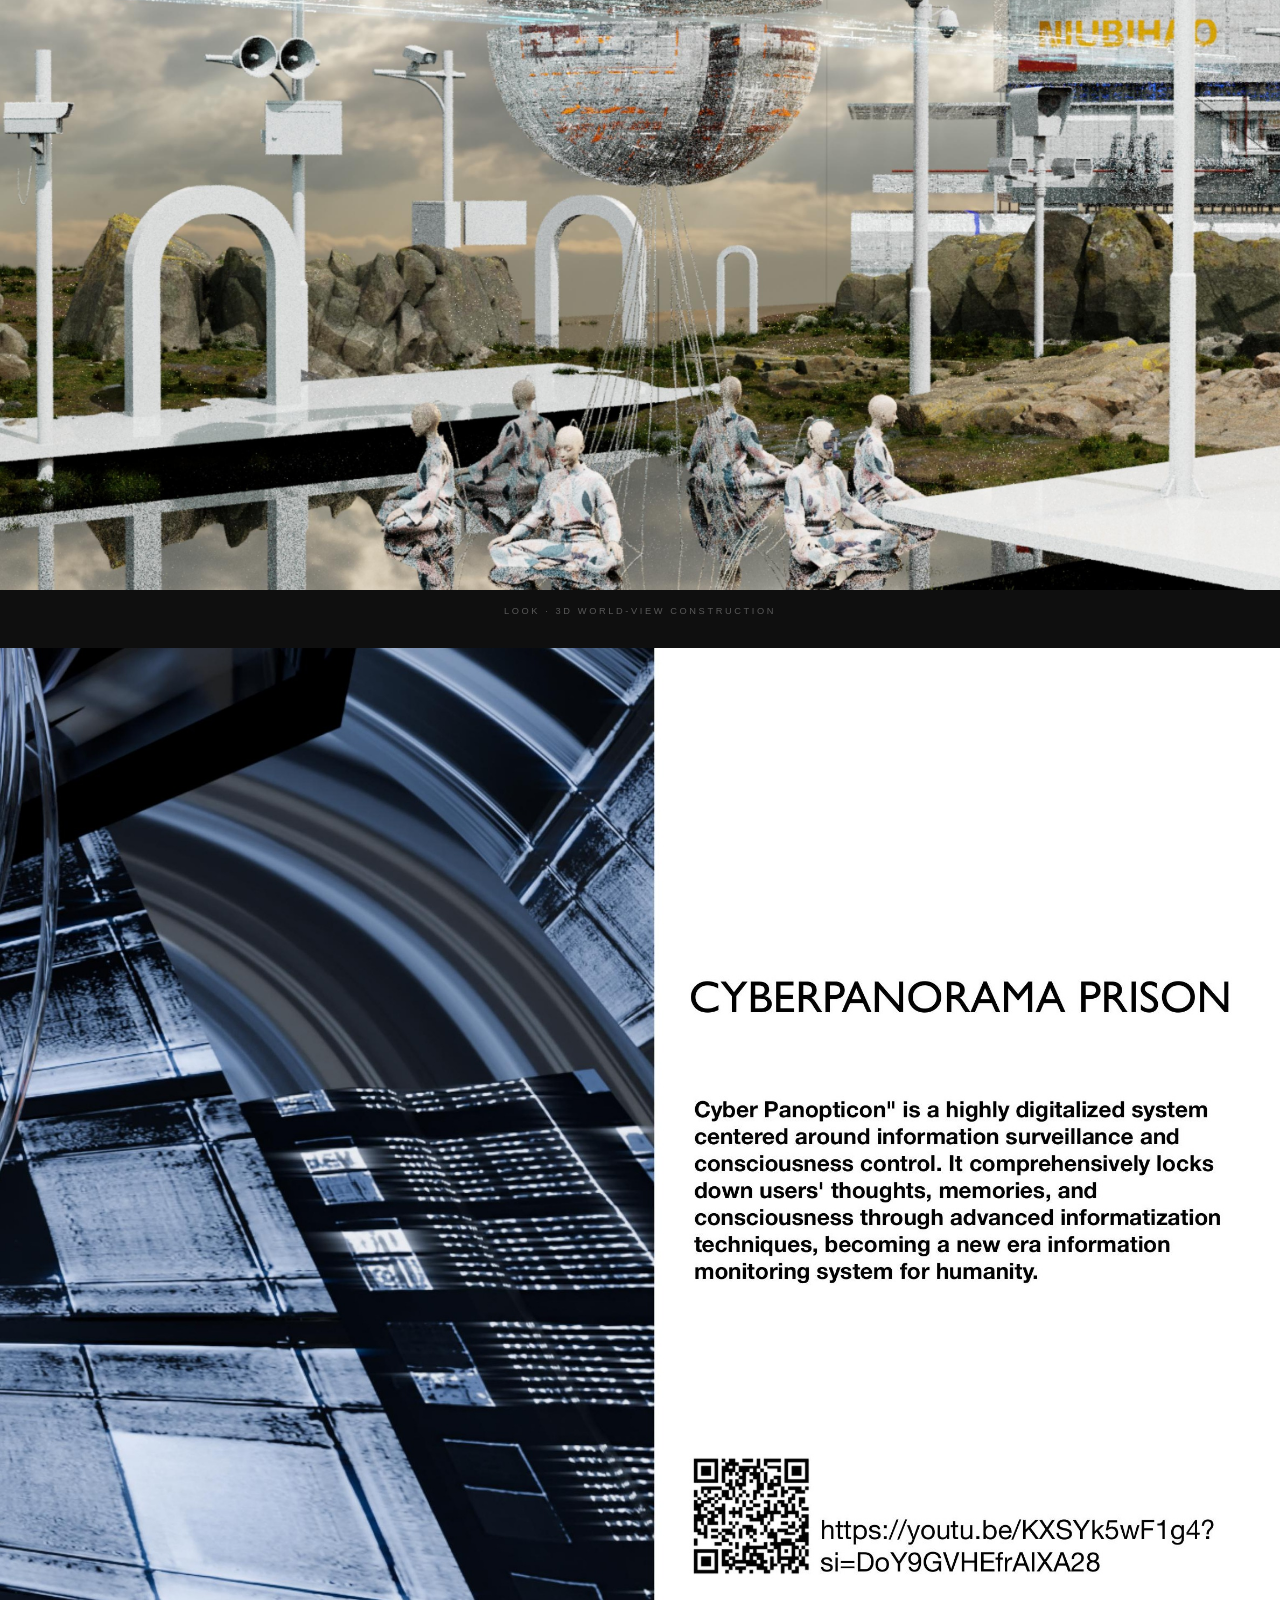
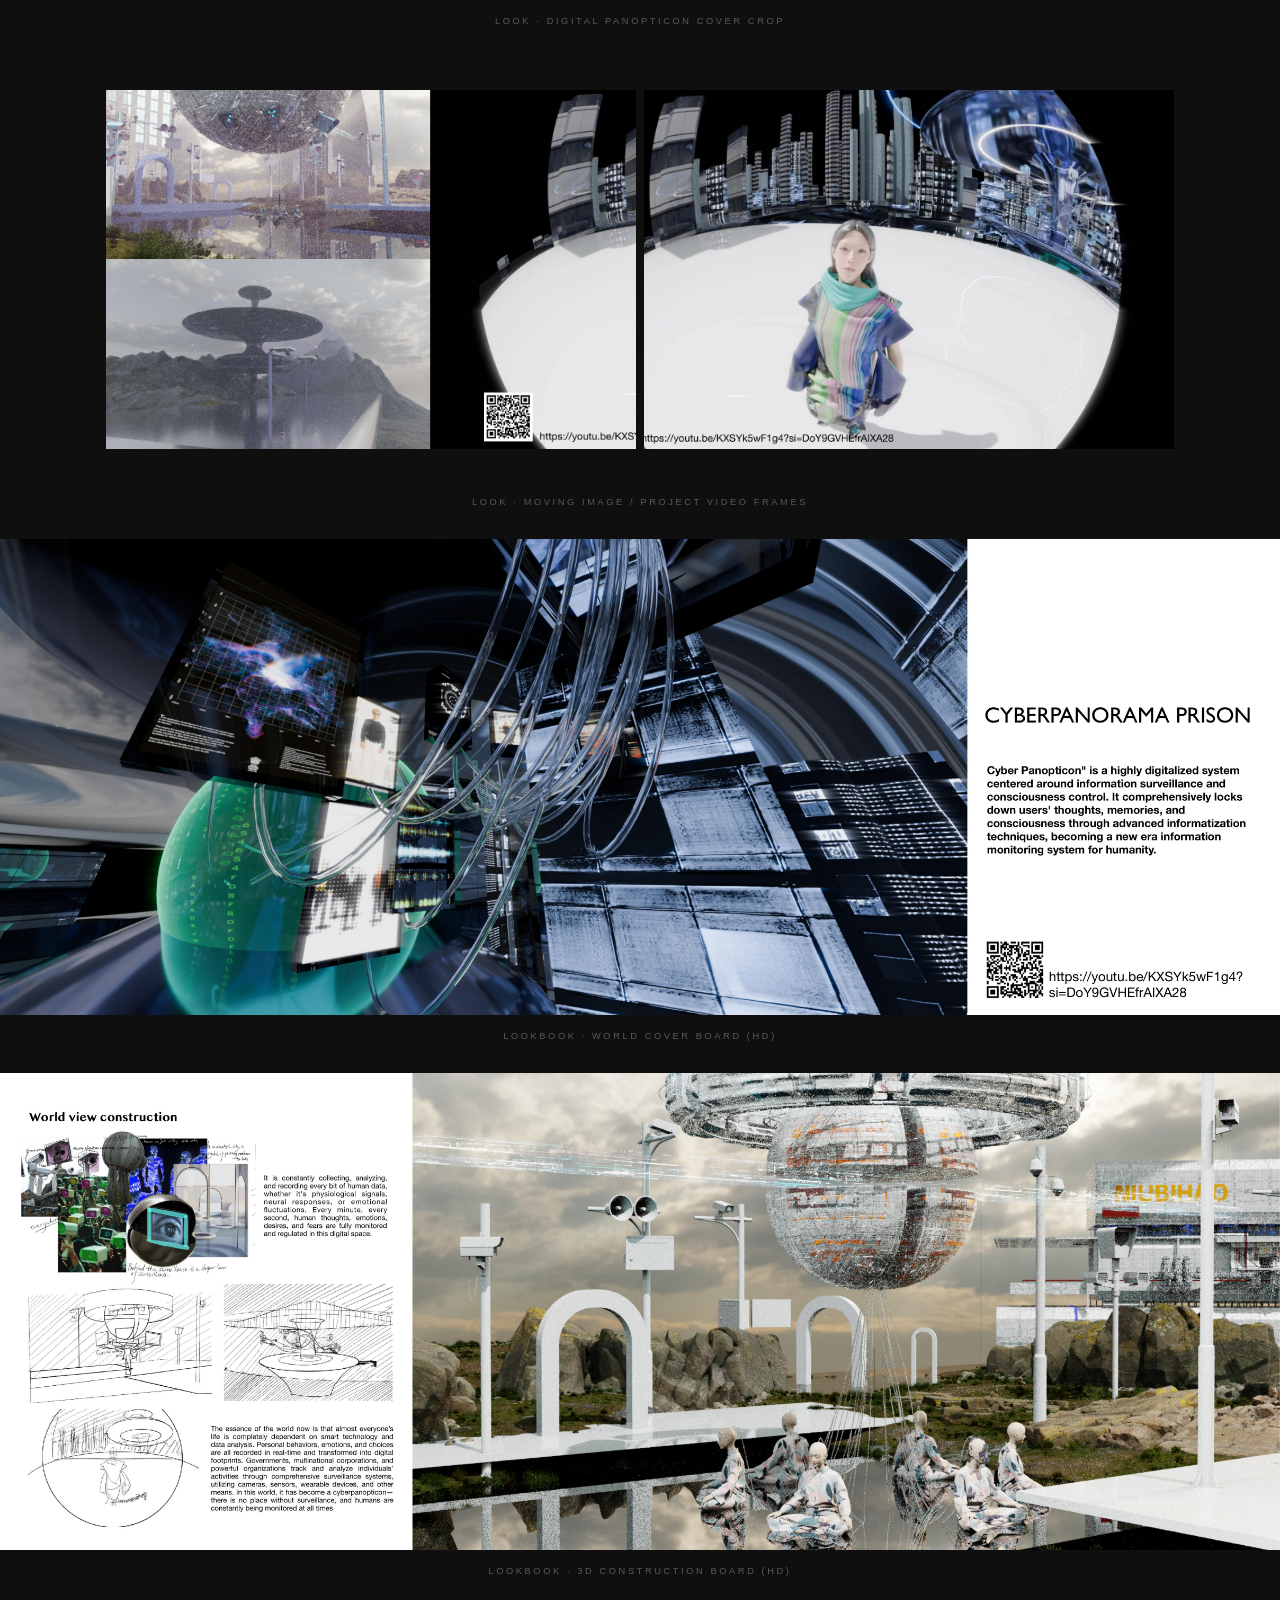
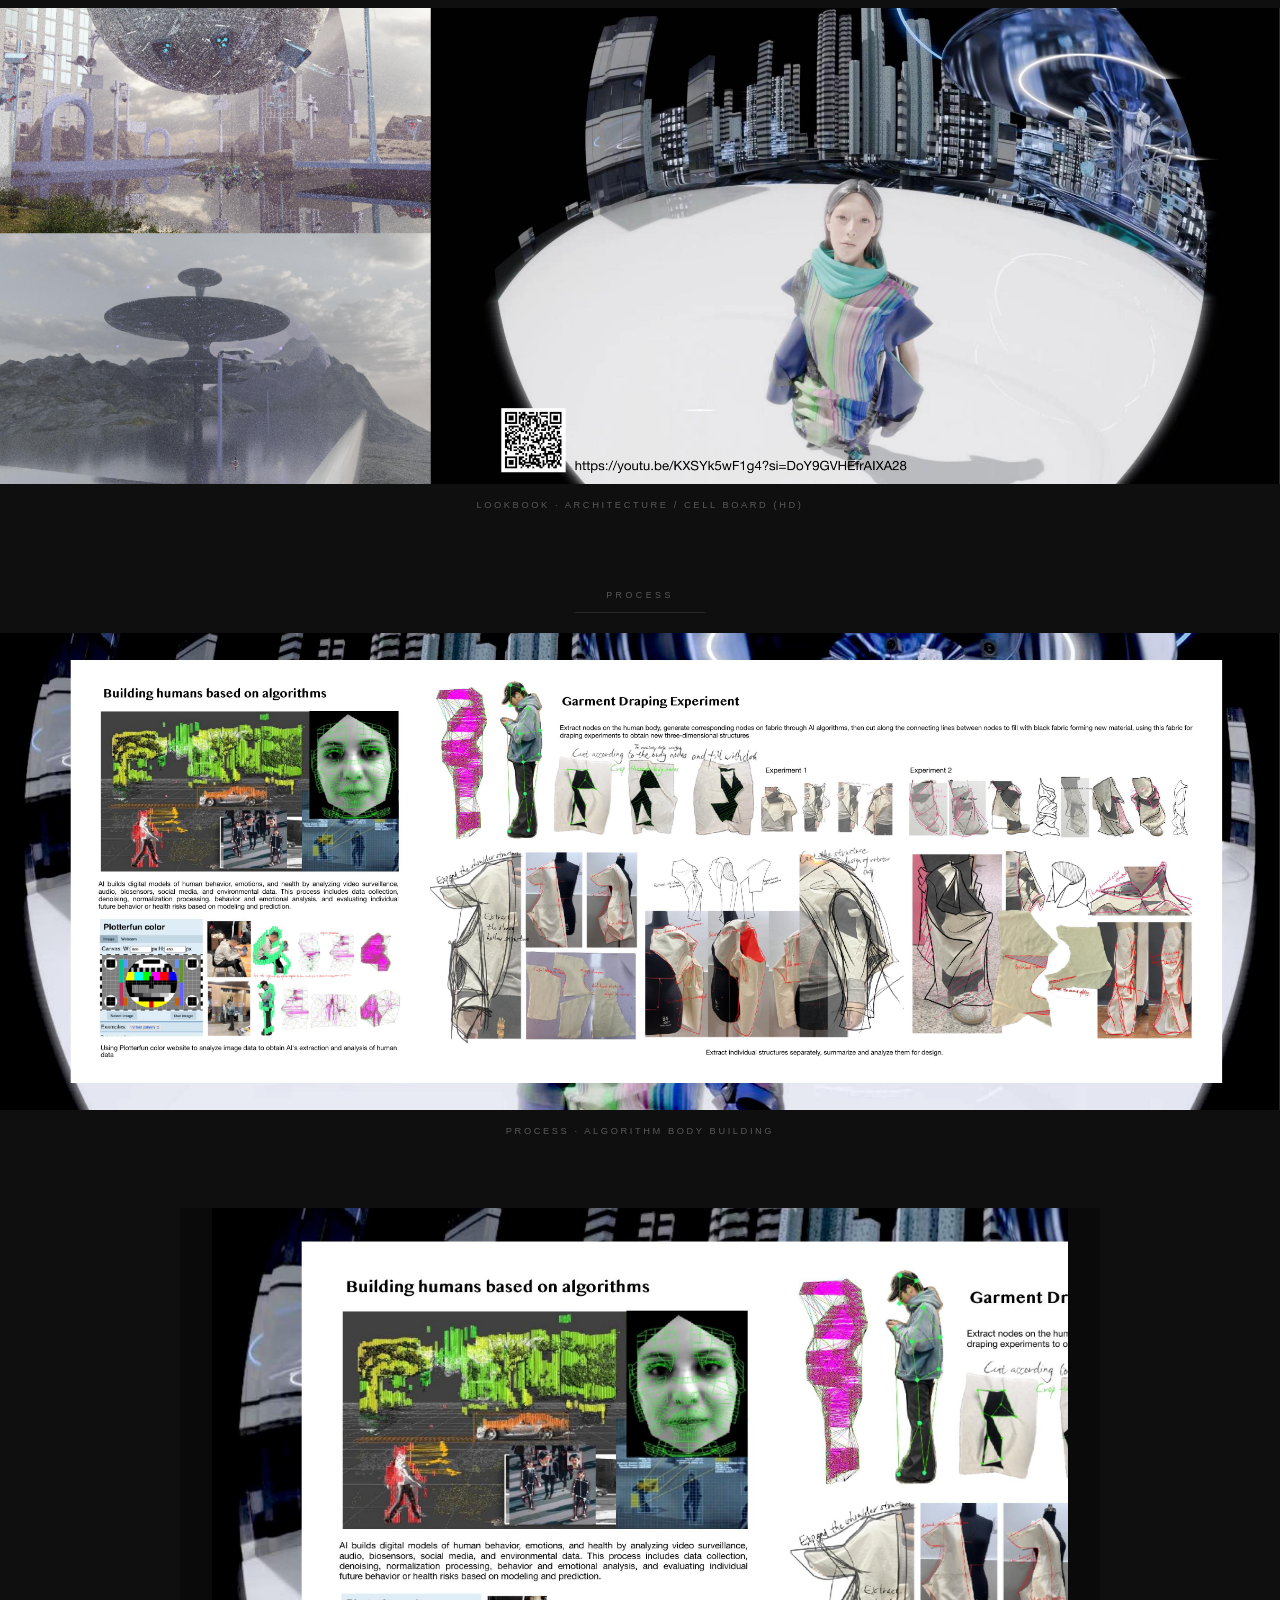
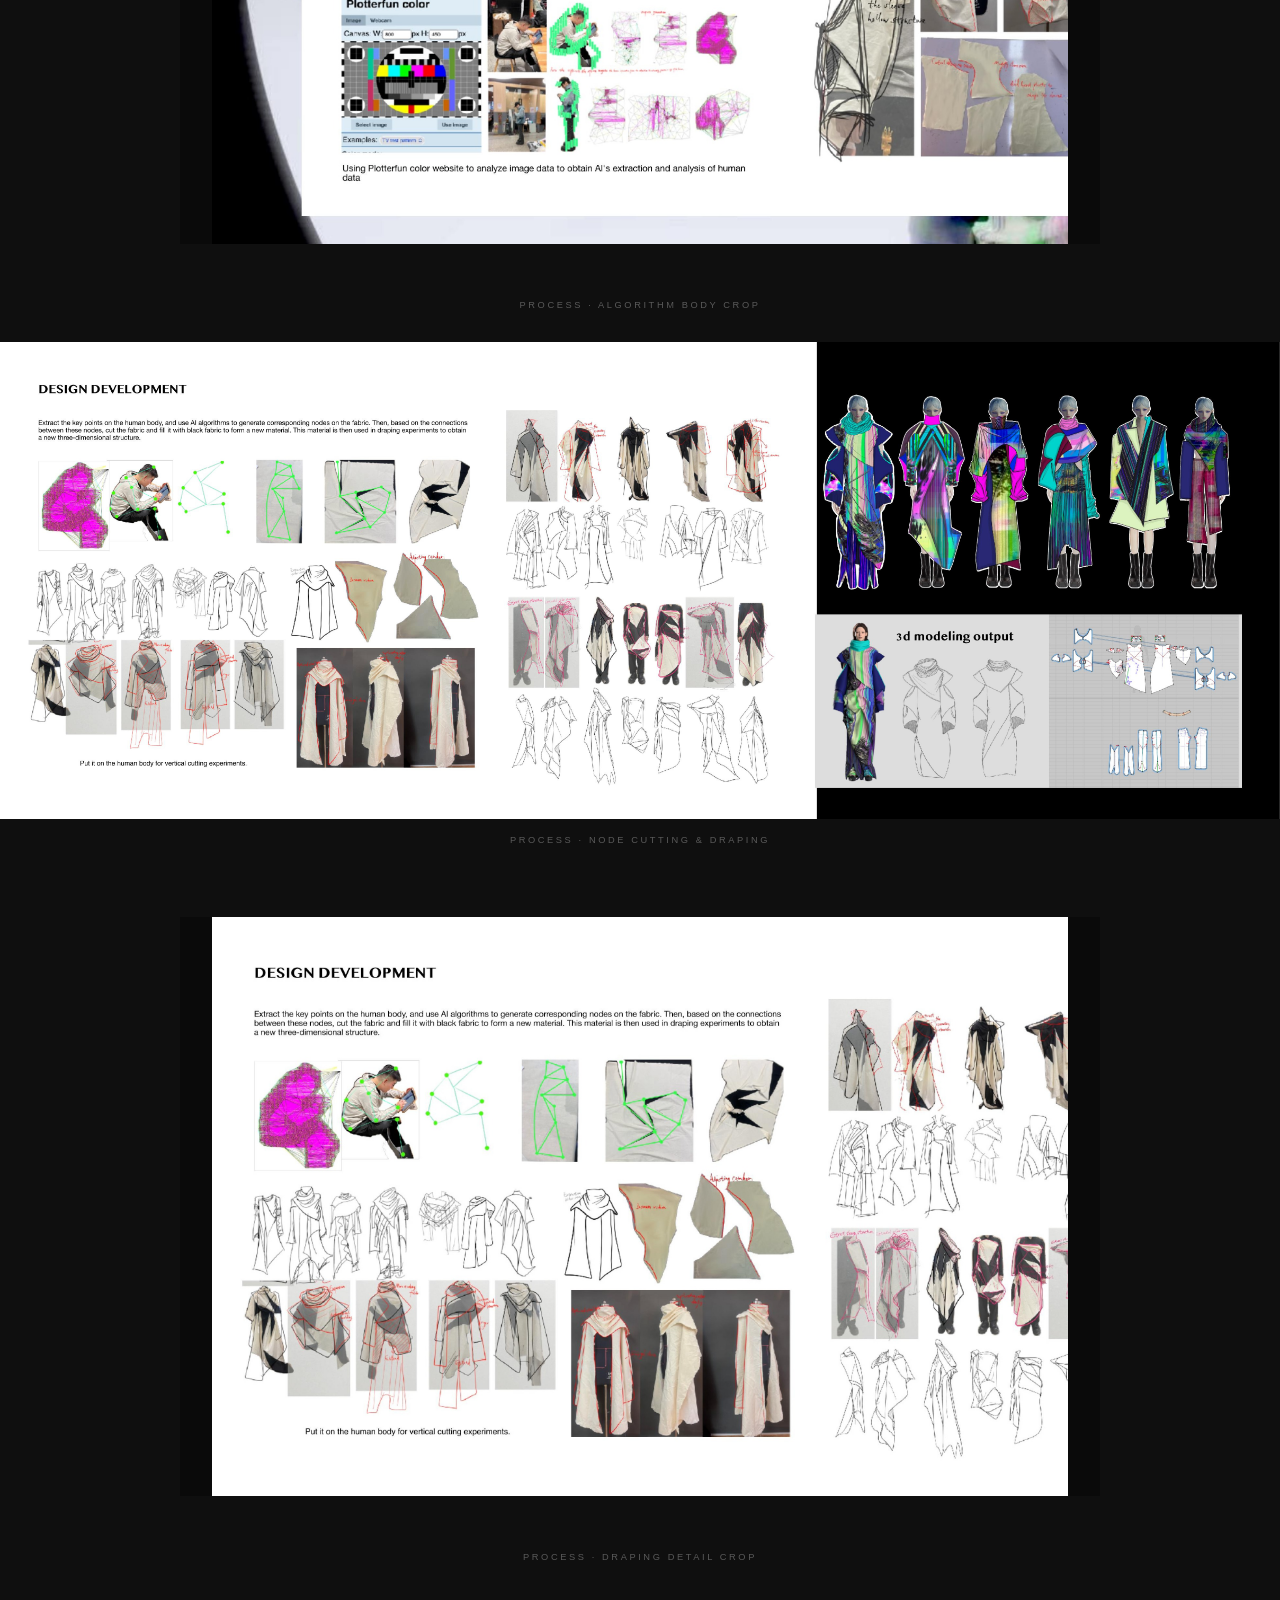
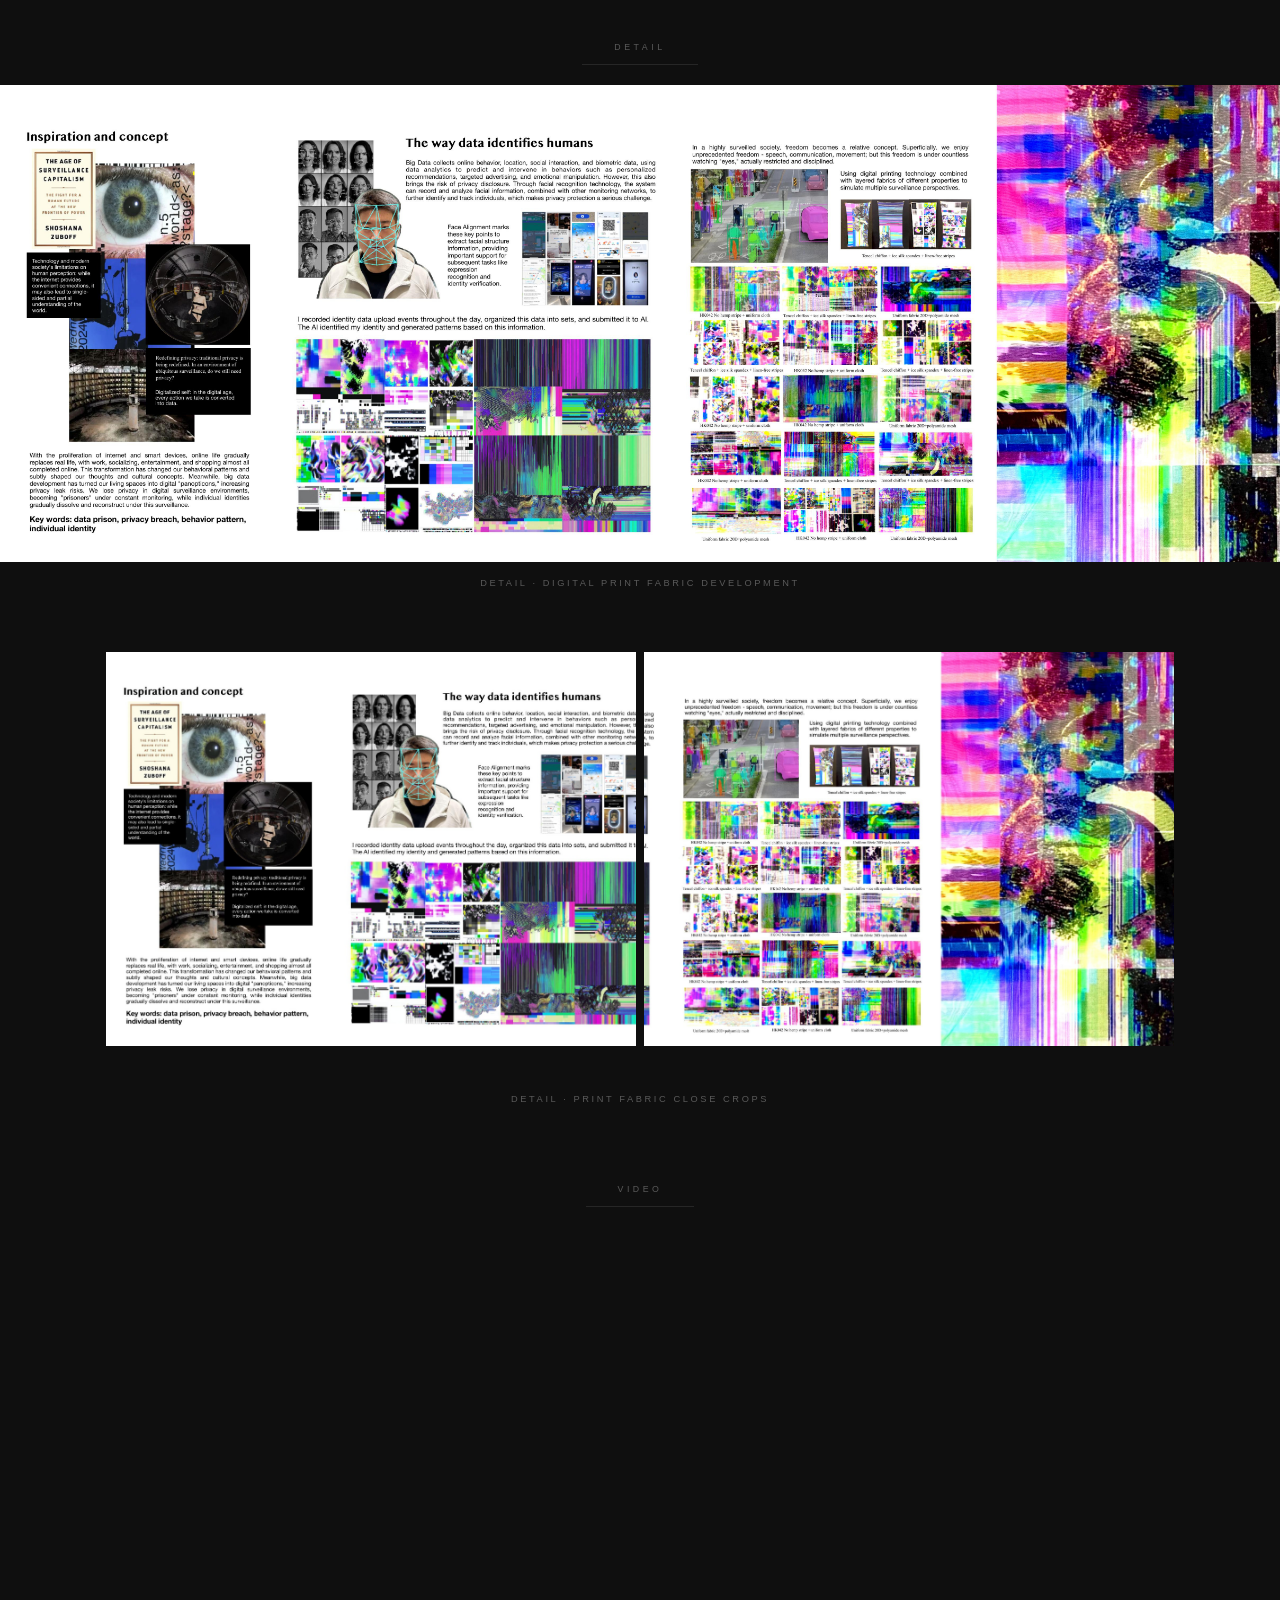
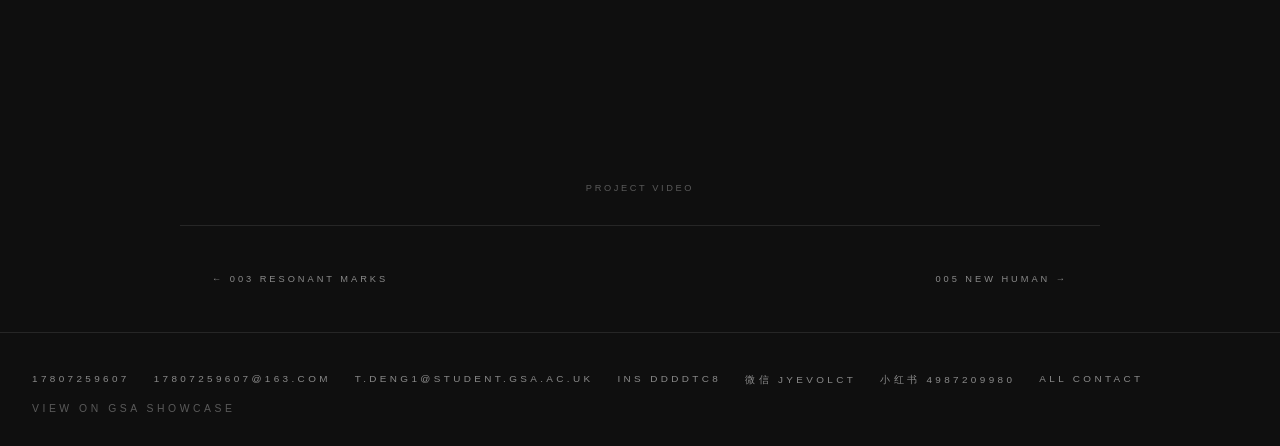
<file: project-cyberpanorama-prison.html>
<!DOCTYPE html>
<html lang="en">
<head>
  <meta charset="utf-8">
  <meta name="viewport" content="width=device-width, initial-scale=1">
  <title>004 Cyberpanorama Prison · Jason Deng</title>
  <meta name="description" content="Cyberpanorama Prison (赛博全景监狱) — digital panopticon fashion and 3D world-building. Jason Deng.">
  <link rel="stylesheet" href="css/styles.css">
</head>
<body class="page-project">
  <header class="site-header">
    <a class="logo" href="index.html">Jason Deng <span>/ Tianci</span></a>
    <nav>
      <ul class="nav-links">
        <li><a href="projects.html">Projects</a></li>
        <li><a href="contact.html">Contact</a></li>
      </ul>
    </nav>
  </header>

  <section class="lookbook-hero">
    <div class="lookbook-hero-bg" aria-hidden="true">
      <img src="images/cyberpanorama-prison.jpg" alt="">
    </div>
    <div class="lookbook-hero-content">
      <p class="lookbook-num">004</p>
      <h1>Cyberpanorama Prison</h1>
      <p class="zh-title">赛博全景监狱</p>
      <div class="lookbook-meta">
        <span>Fashion &amp; Textiles</span>
        <span>Cyber Panopticon</span>
        <span>3D / Print</span>
        <a class="hero-video-link" href="#video">Watch project video</a>
      </div>
    </div>
  </section>

  <div class="lookbook-body">
    <p class="lede">
      A highly digitalized living space becomes a cyber panopticon: behaviours, emotions, and choices are recorded in real time and turned into footprints. AI extracts body nodes; connecting lines cut and refill fabric into new materials for draping. Digital print, algorithmic silhouette, and 3D world-building stage a garment system inside total surveillance.
    </p>
    <p class="lede-zh">
      高度数字化的生活空间成为赛博全景监狱：行为、情绪与选择被实时记录并转化为足迹。AI 提取身体节点，连线切割并以黑色面料填充，形成新材料用于 draping。数码印花、算法廓形与三维世界观搭建，将服装系统置于全面监控之中。
    </p>
  </div>

  <div class="lookbook-frames">

    <p class="lookbook-section-label">Look</p>

    <figure class="frame full-bleed">
      <img src="images/cyberpanorama/look-02.jpg" alt="3D world scene">
    </figure>
    <p class="frame-caption">Look · 3D world-view construction</p>

    <figure class="frame full-bleed">
      <img src="images/cyberpanorama/look-01.jpg" alt="World view cover crop">
    </figure>
    <p class="frame-caption">Look · Digital panopticon cover crop</p>

    <div class="frame pair">
      <figure>
        <img src="images/cyberpanorama/look-03.jpg" alt="Moving image still A">
      </figure>
      <figure>
        <img src="images/cyberpanorama/look-04.jpg" alt="Moving image still B">
      </figure>
    </div>
    <p class="frame-caption">Look · Moving image / project video frames</p>

    <figure class="frame full-bleed">
      <img src="images/cyberpanorama/p-08.jpg" alt="World view cover">
    </figure>
    <p class="frame-caption">Lookbook · World cover board (HD)</p>

    <figure class="frame full-bleed">
      <img src="images/cyberpanorama/p-12.jpg" alt="3D world board">
    </figure>
    <p class="frame-caption">Lookbook · 3D construction board (HD)</p>

    <figure class="frame full-bleed">
      <img src="images/cyberpanorama/p-13.jpg" alt="Isometric cell / architecture board">
    </figure>
    <p class="frame-caption">Lookbook · Architecture / cell board (HD)</p>

    <p class="lookbook-section-label">Process</p>

    <figure class="frame full-bleed">
      <img src="images/cyberpanorama/p-10.jpg" alt="Algorithm body">
    </figure>
    <p class="frame-caption">Process · Algorithm body building</p>

    <figure class="frame inset">
      <img src="images/cyberpanorama/process-01.jpg" alt="Algorithm body crop">
    </figure>
    <p class="frame-caption">Process · Algorithm body crop</p>

    <figure class="frame full-bleed">
      <img src="images/cyberpanorama/p-11.jpg" alt="Node draping">
    </figure>
    <p class="frame-caption">Process · Node cutting &amp; draping</p>

    <figure class="frame inset">
      <img src="images/cyberpanorama/process-02.jpg" alt="Draping crop">
    </figure>
    <p class="frame-caption">Process · Draping detail crop</p>

    <p class="lookbook-section-label">Detail</p>

    <figure class="frame full-bleed">
      <img src="images/cyberpanorama/p-09.jpg" alt="Fabric development">
    </figure>
    <p class="frame-caption">Detail · Digital print fabric development</p>

    <div class="frame pair">
      <figure>
        <img src="images/cyberpanorama/detail-01.jpg" alt="Fabric detail A">
      </figure>
      <figure>
        <img src="images/cyberpanorama/detail-02.jpg" alt="Fabric detail B">
      </figure>
    </div>
    <p class="frame-caption">Detail · Print fabric close crops</p>



    <p class="lookbook-section-label" id="video">Video</p>

    <figure class="frame video-frame">
      <div class="video-embed">
        <video
          controls
          playsinline
          preload="metadata"
          aria-label="CYBERPANORAMA PRISON">
          <source src="videos/cyberpanorama.mp4" type="video/mp4">
        </video>
      </div>
    </figure>
    <p class="frame-caption">Project video</p>

  </div>

  <nav class="project-nav" aria-label="Project navigation">
    <a href="project-resonant-marks.html">← 003 Resonant Marks</a>
    <a href="project-new-human.html">005 New Human →</a>
  </nav>

  <footer class="site-footer">
    <div class="contact-line">
      <a href="tel:+8617807259607">17807259607</a>
      <a href="mailto:17807259607@163.com">17807259607@163.com</a>
      <a href="mailto:t.deng1@student.gsa.ac.uk">t.deng1@student.gsa.ac.uk</a>
      <a href="https://www.instagram.com/ddddtc8" target="_blank" rel="noopener">Ins ddddtc8</a>
      <span>微信 JyevolcT</span>
      <span>小红书 4987209980</span>
      <a href="contact.html">All Contact</a>
    </div>
    <p class="micro"><a href="https://gsapostgradshowcase.net/tianci-deng/" target="_blank" rel="noopener">View on GSA Showcase</a></p>
  </footer>

  <script src="js/main.js"></script>
  <script src="js/music.js"></script>
</body>
</html>
</file>
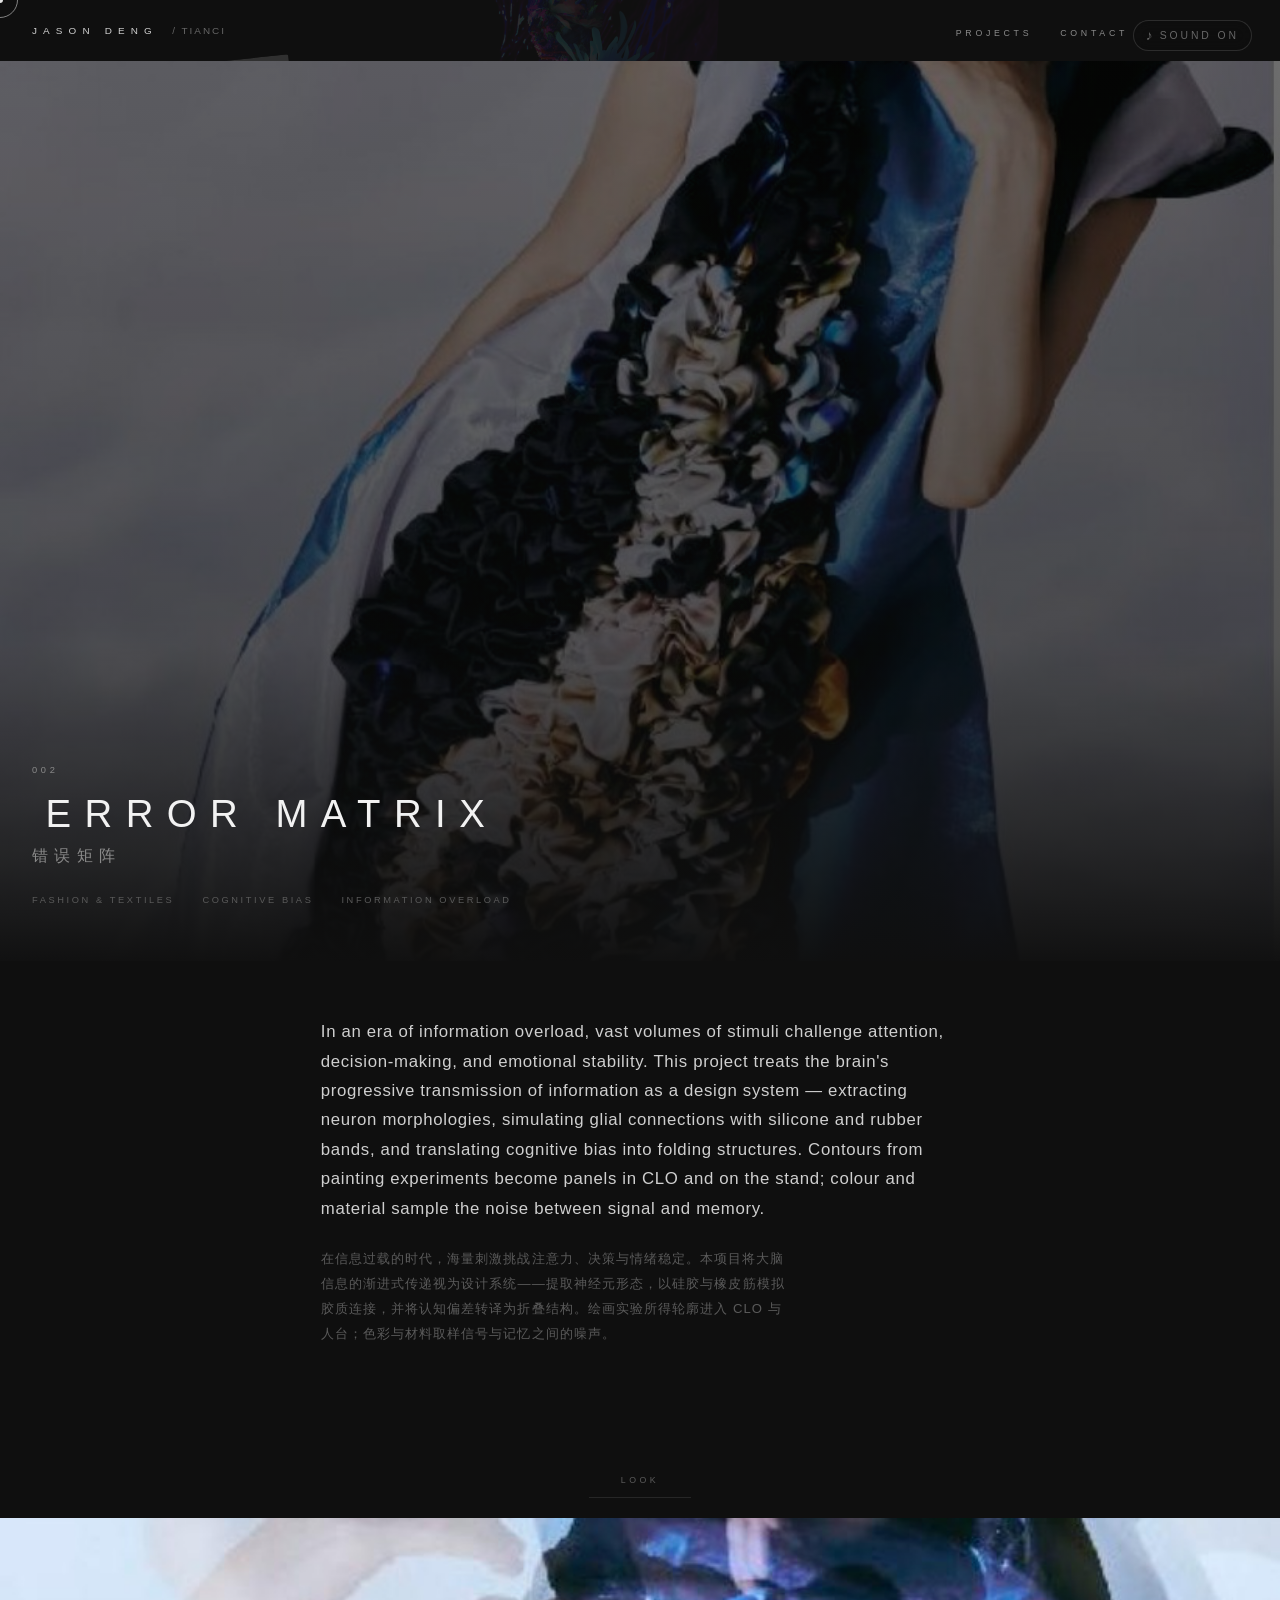
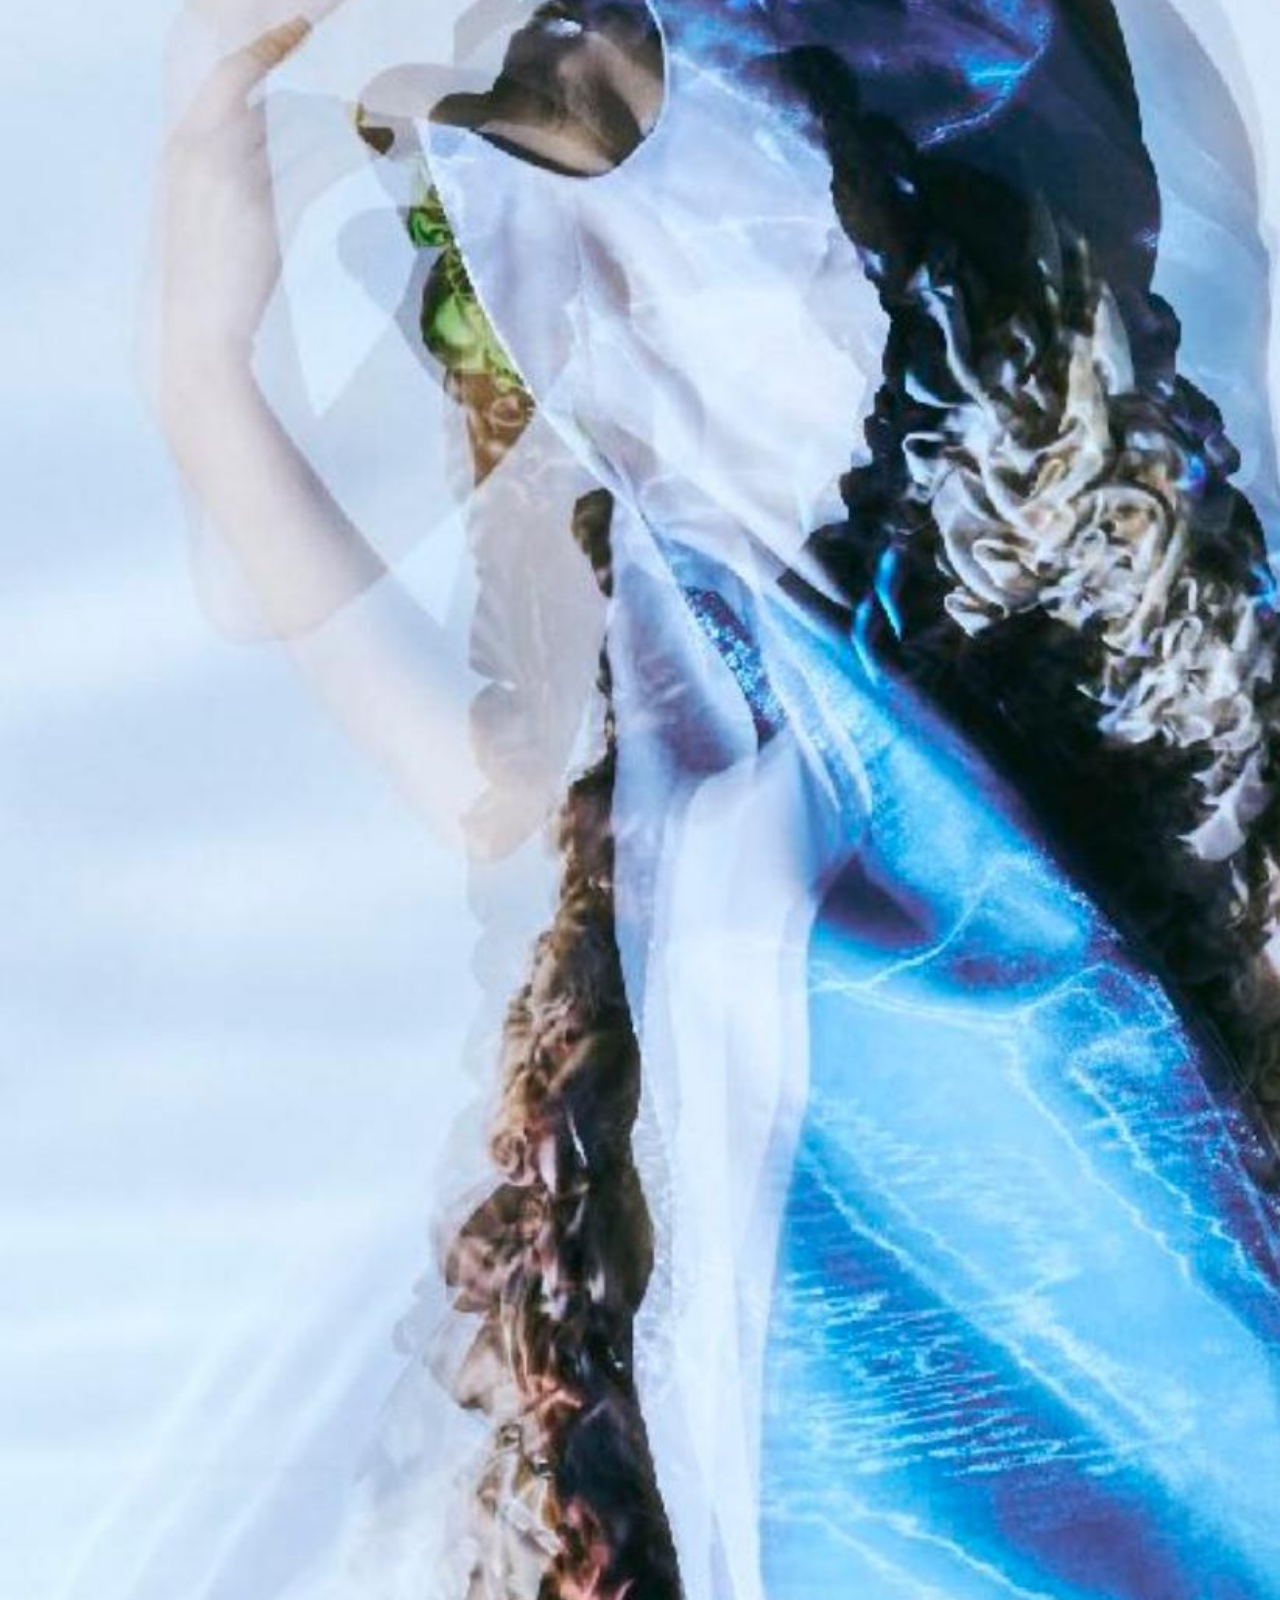
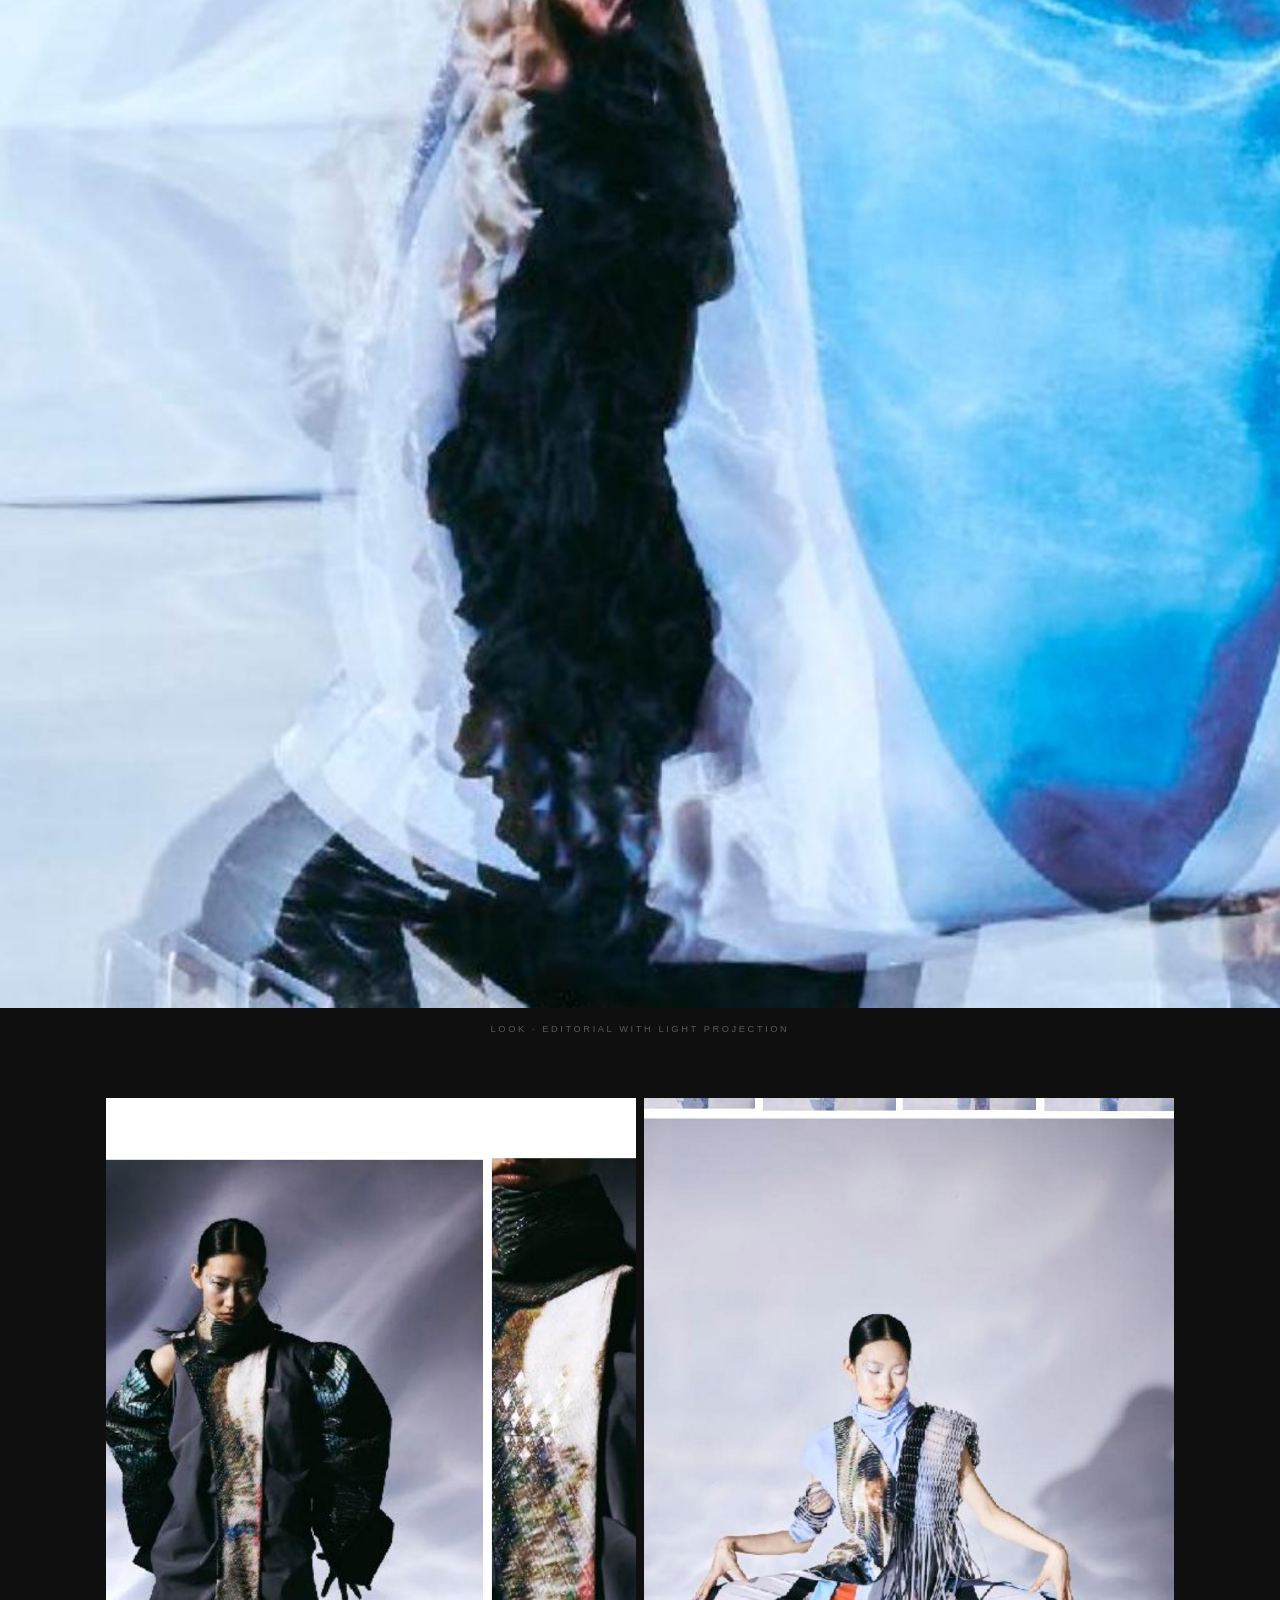
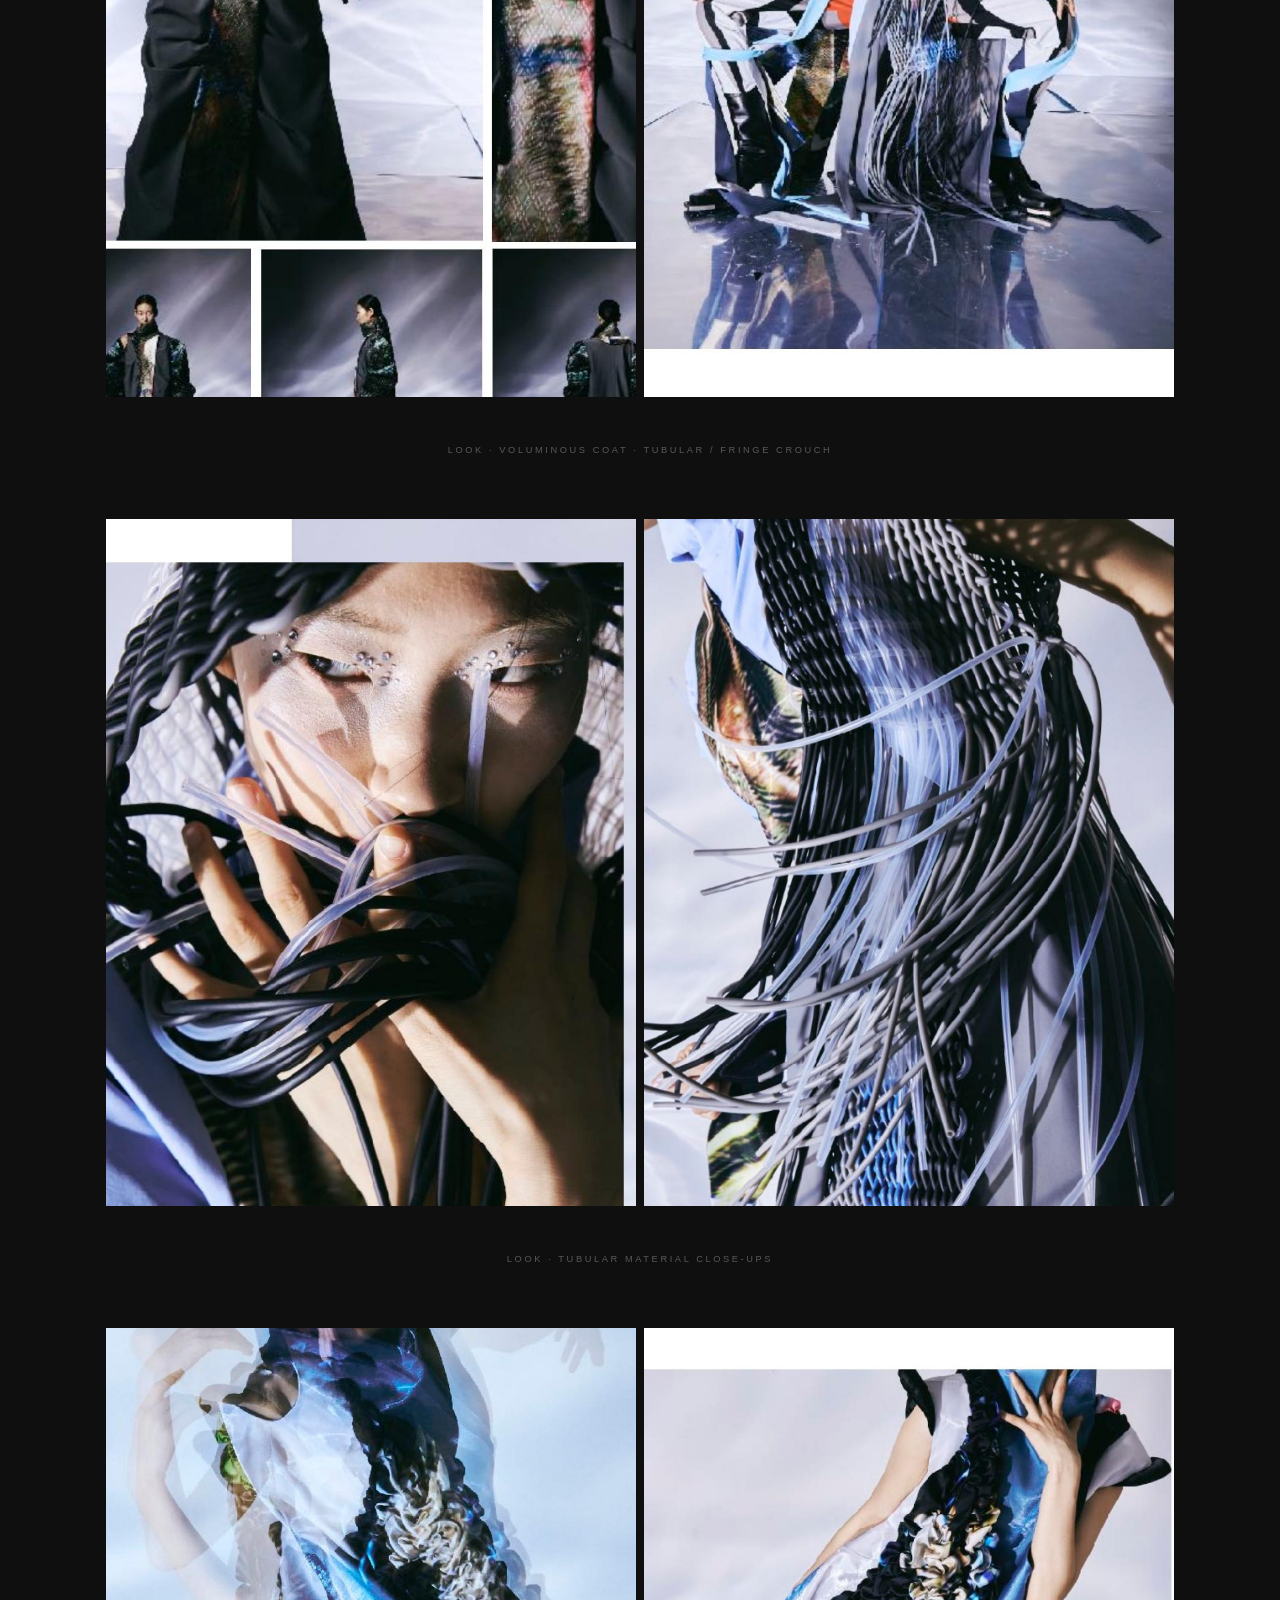
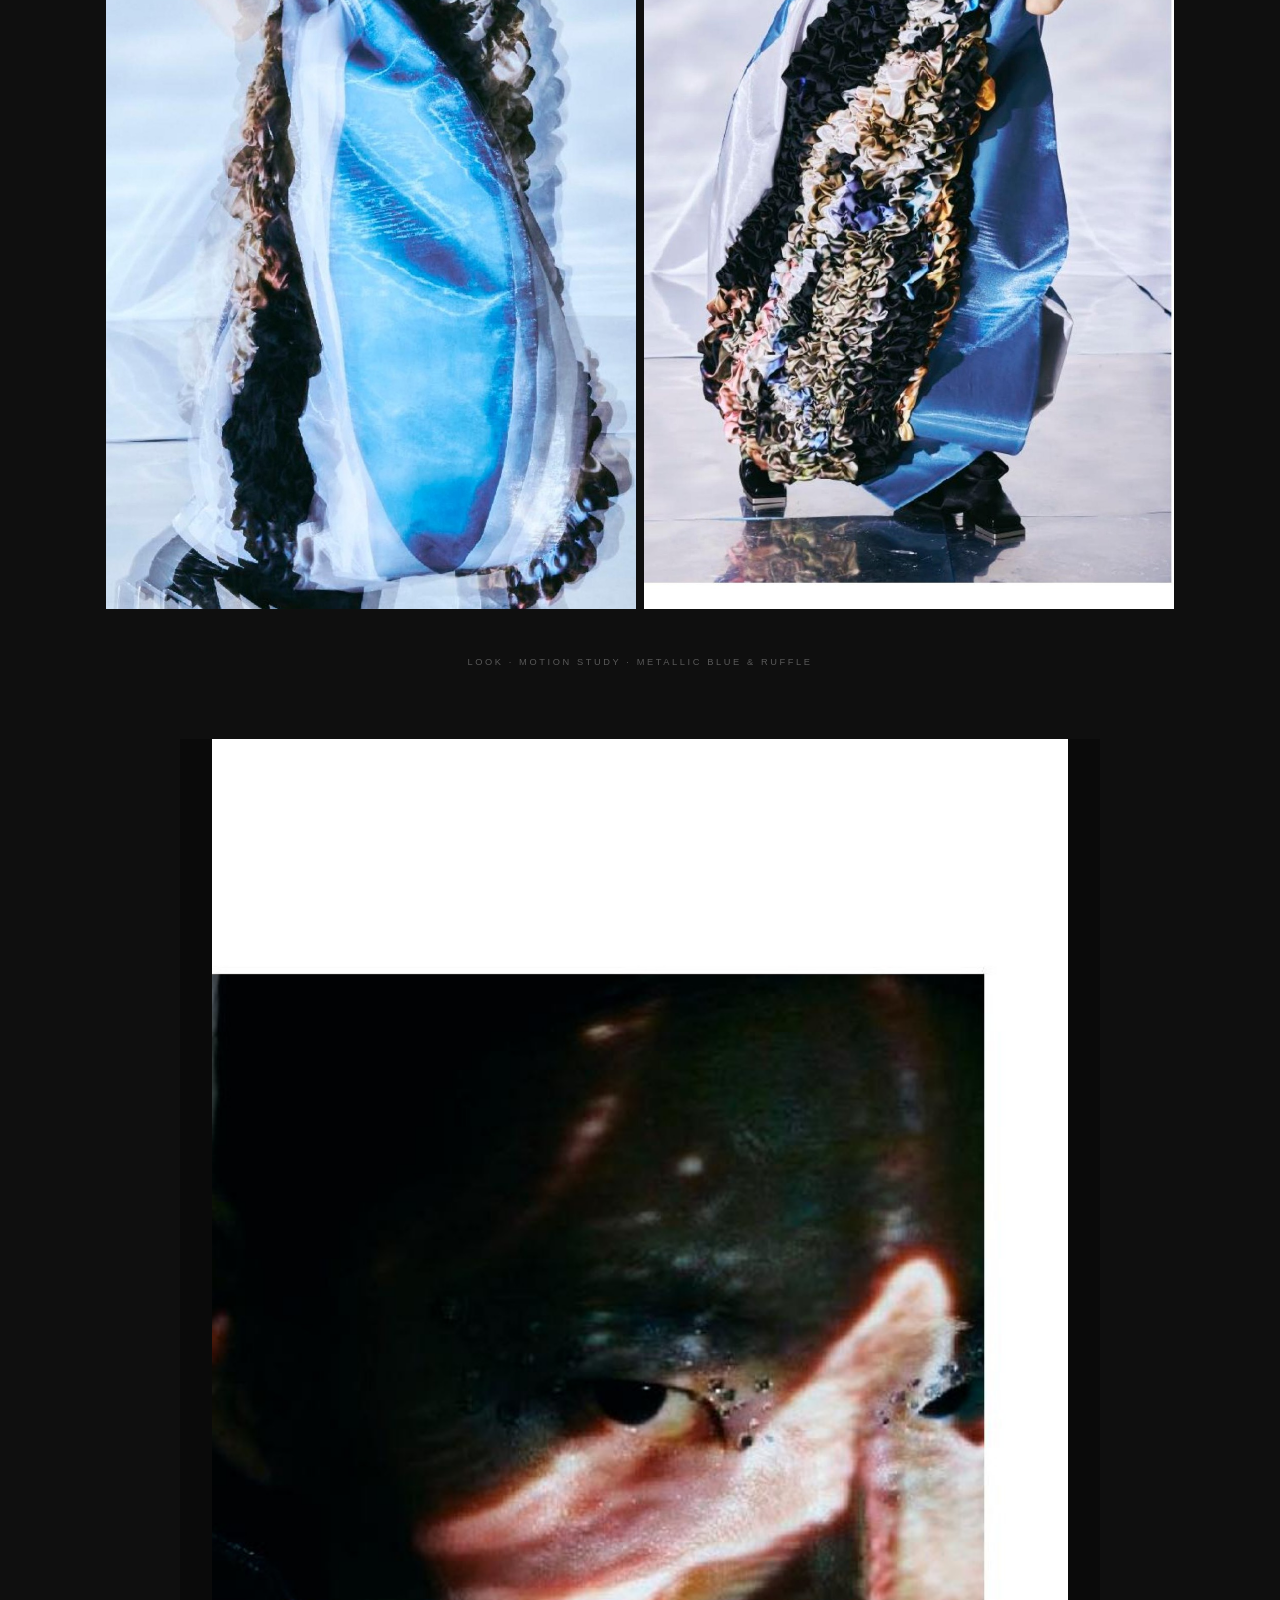
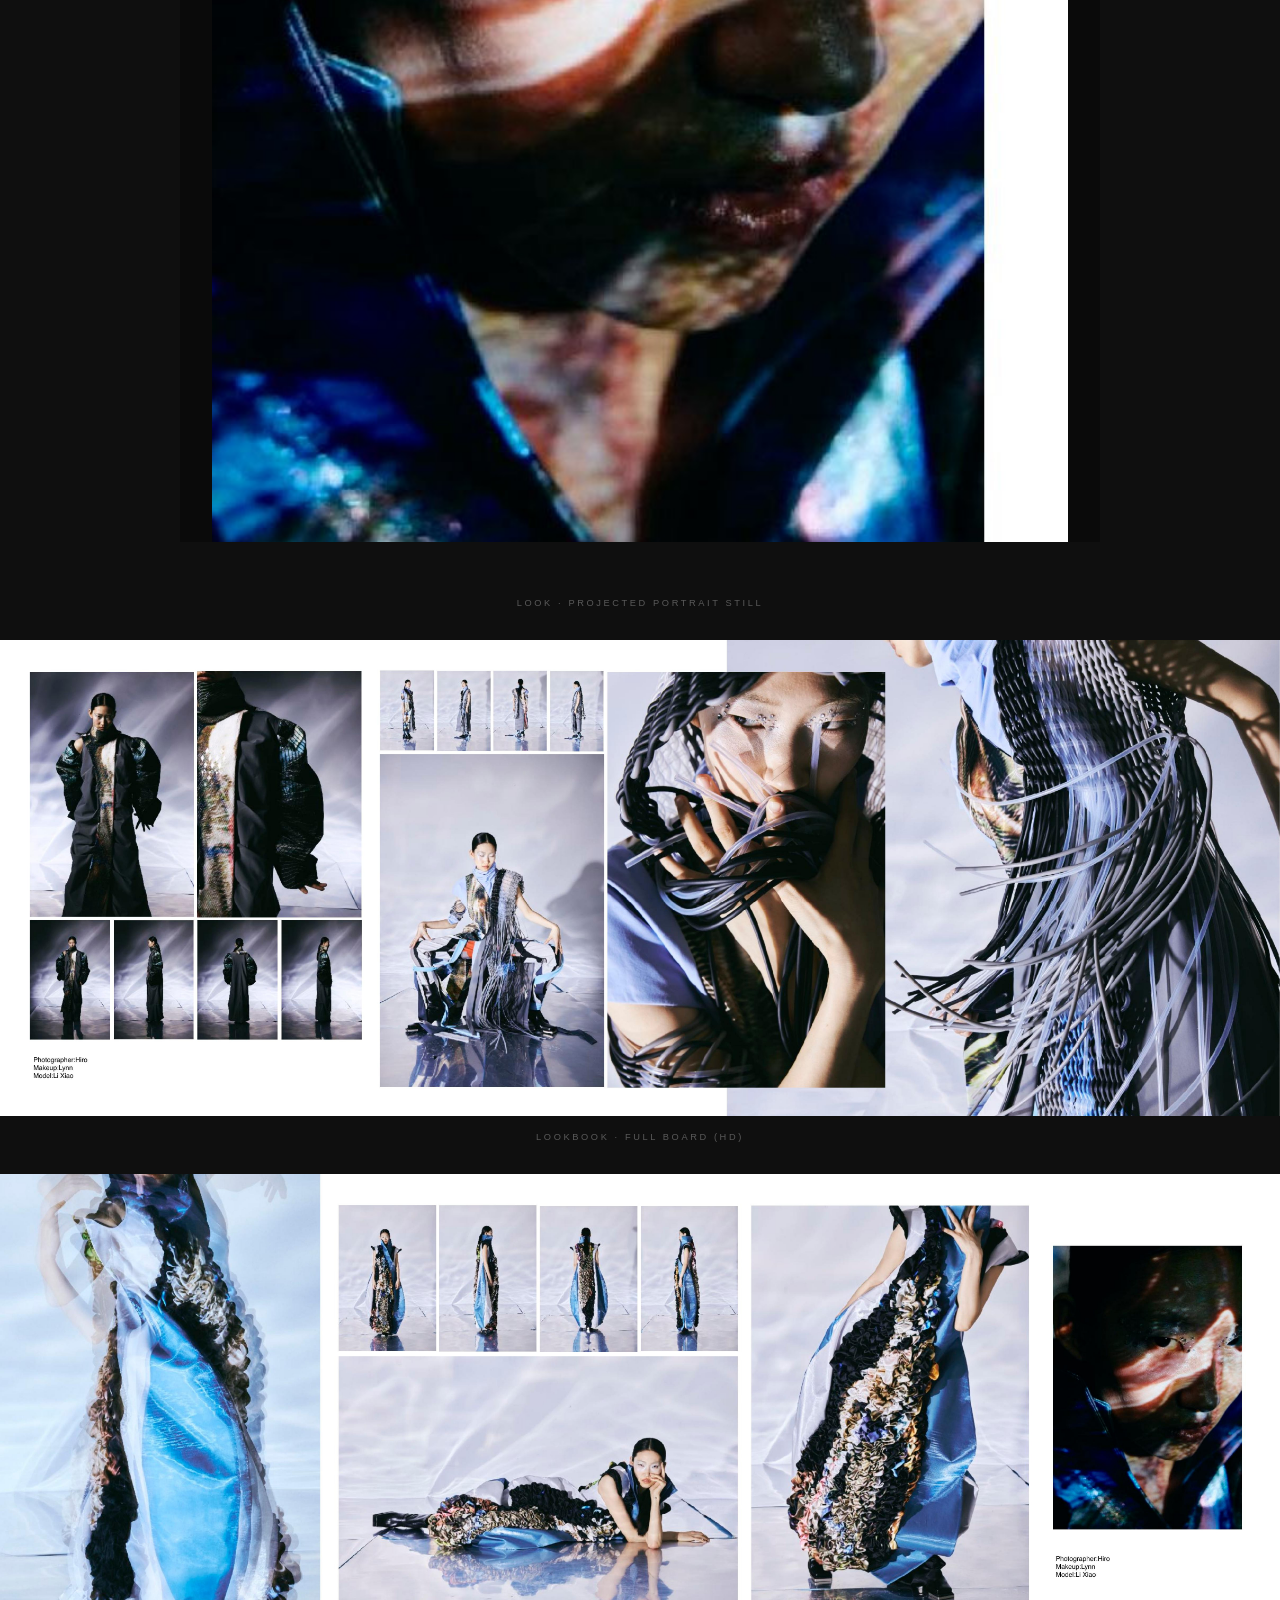
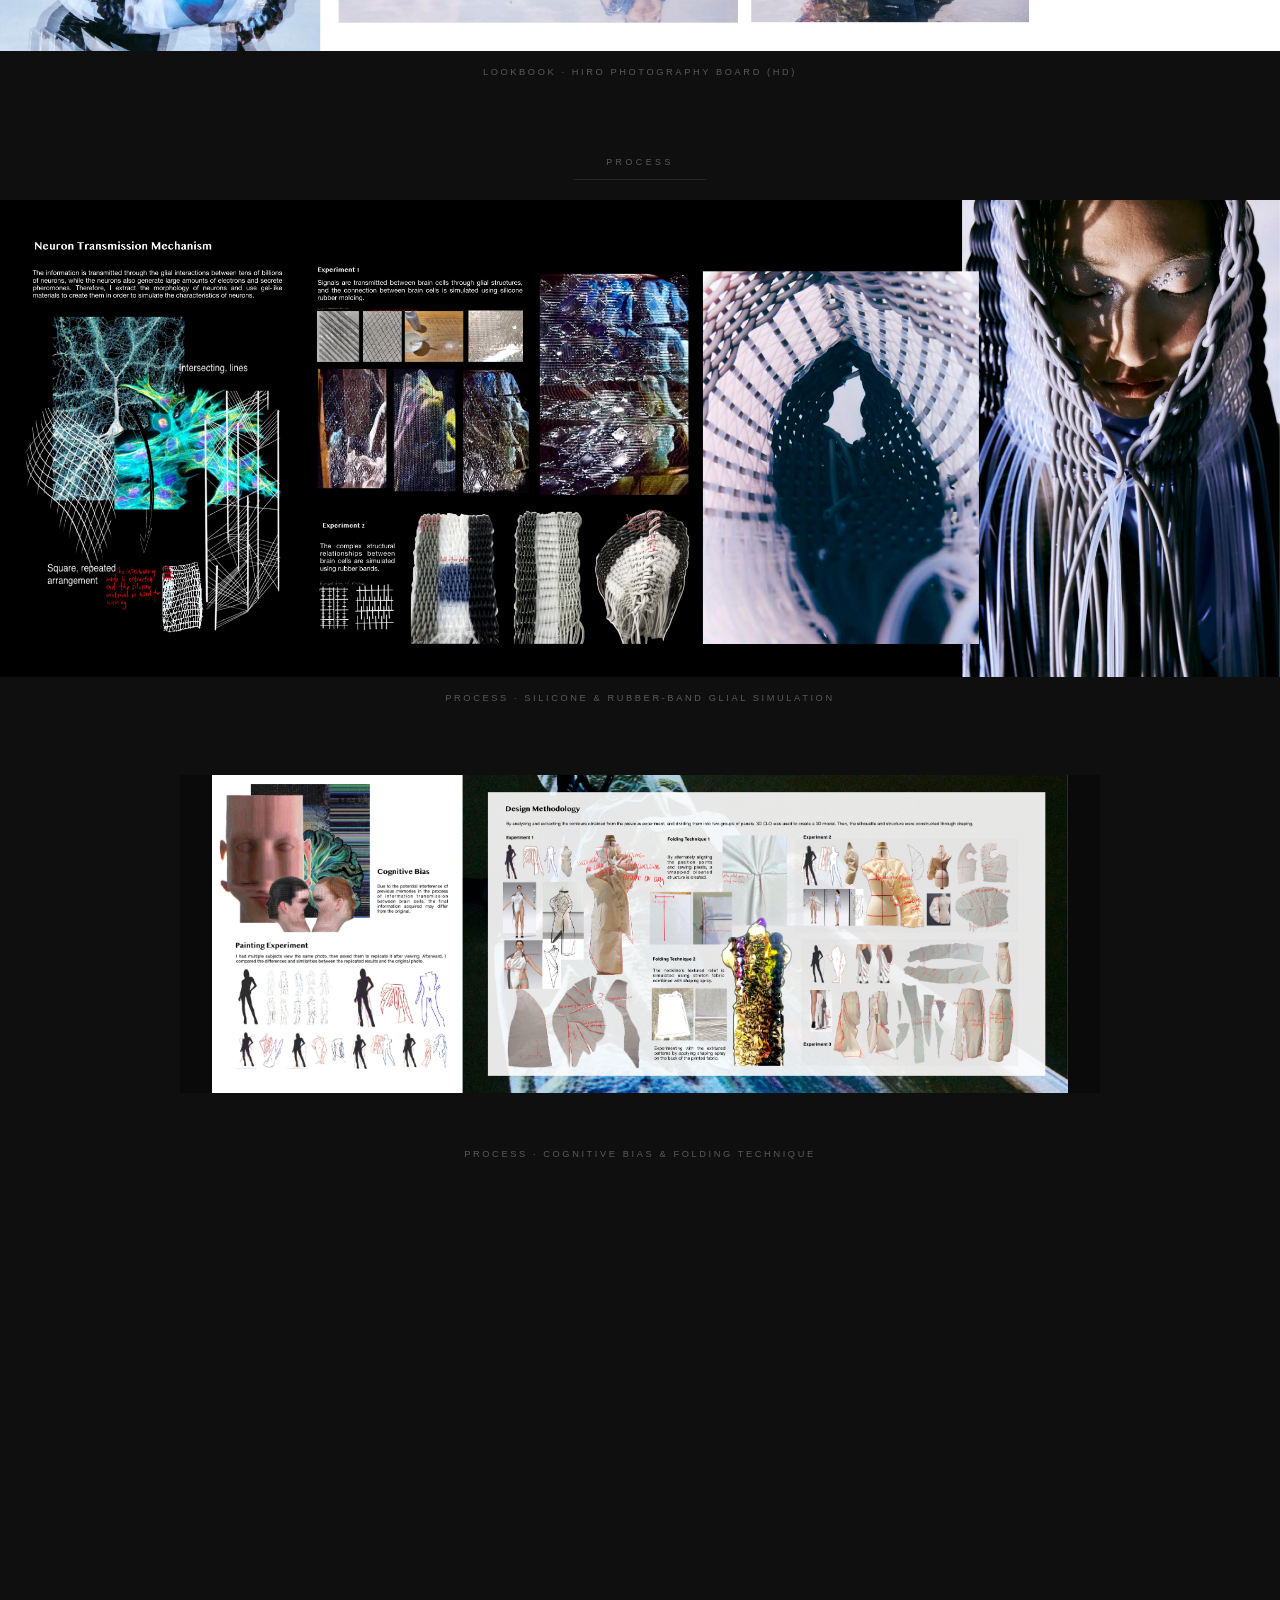
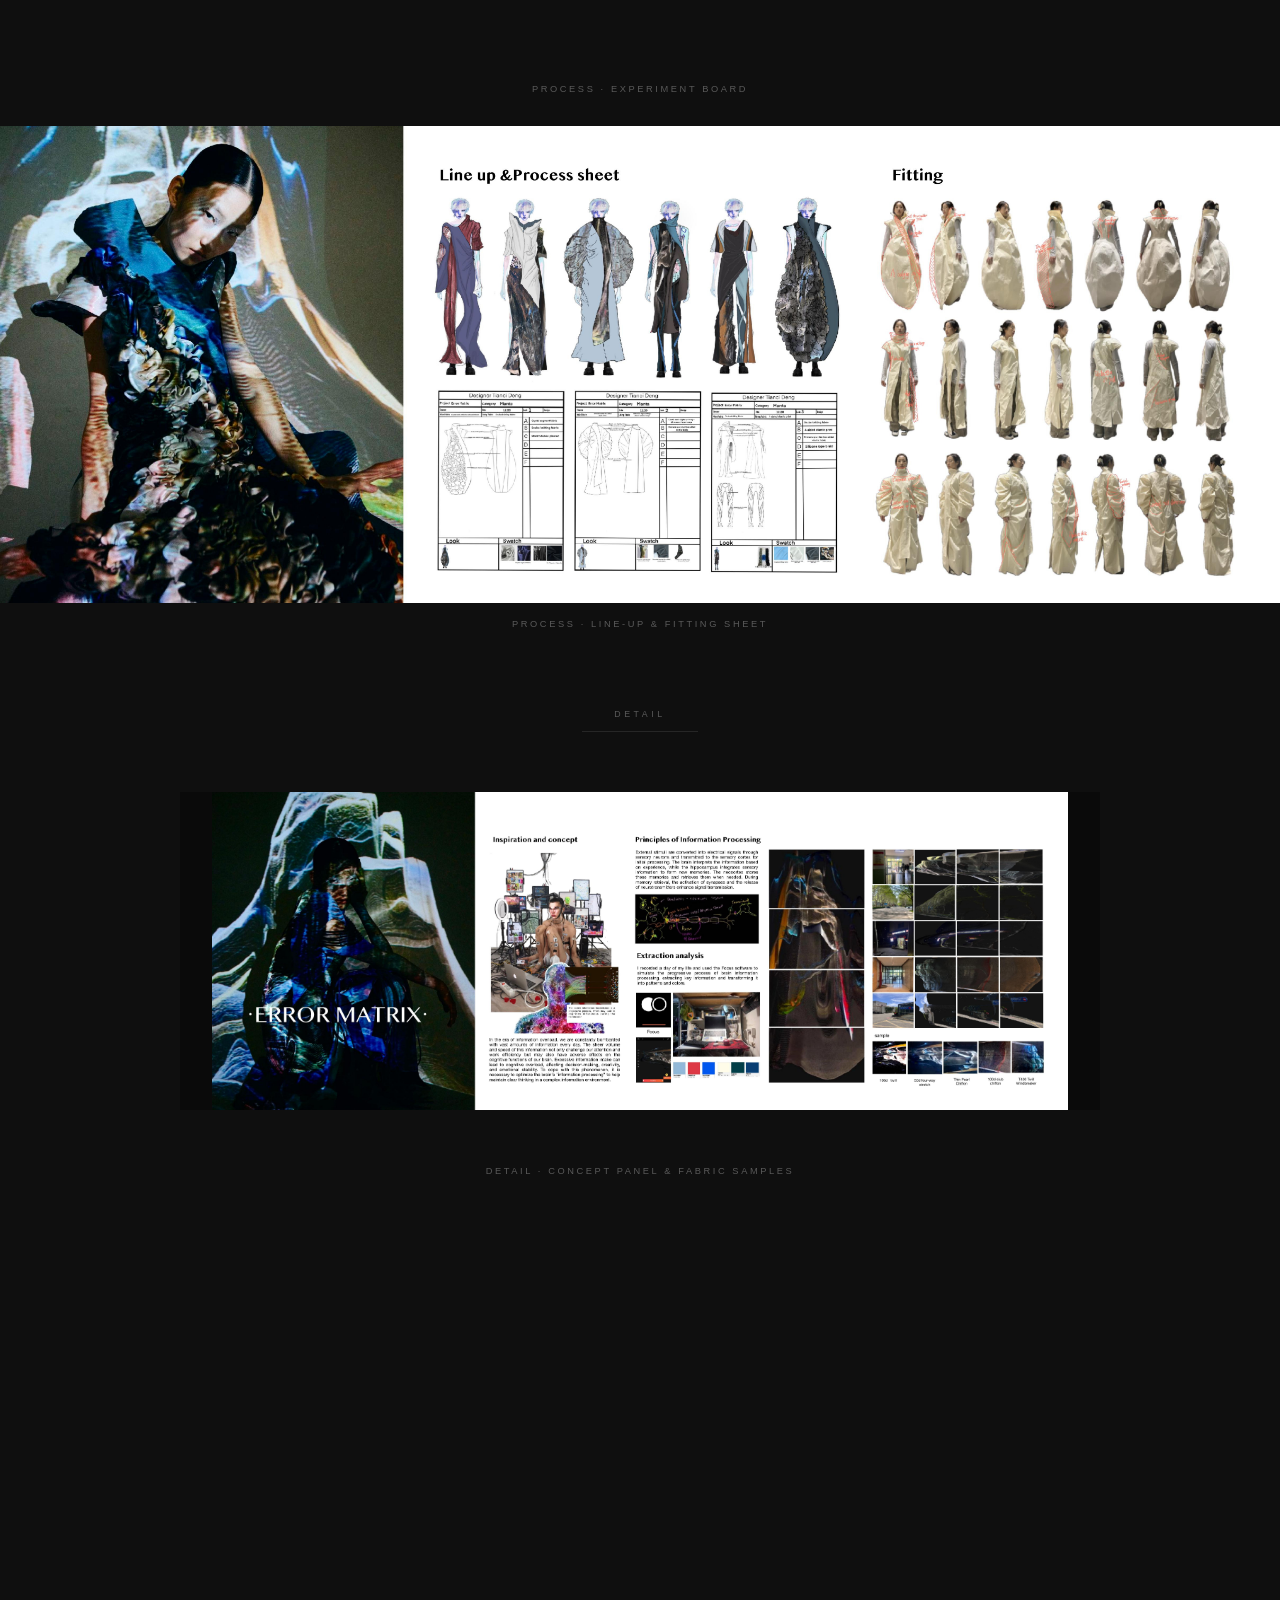
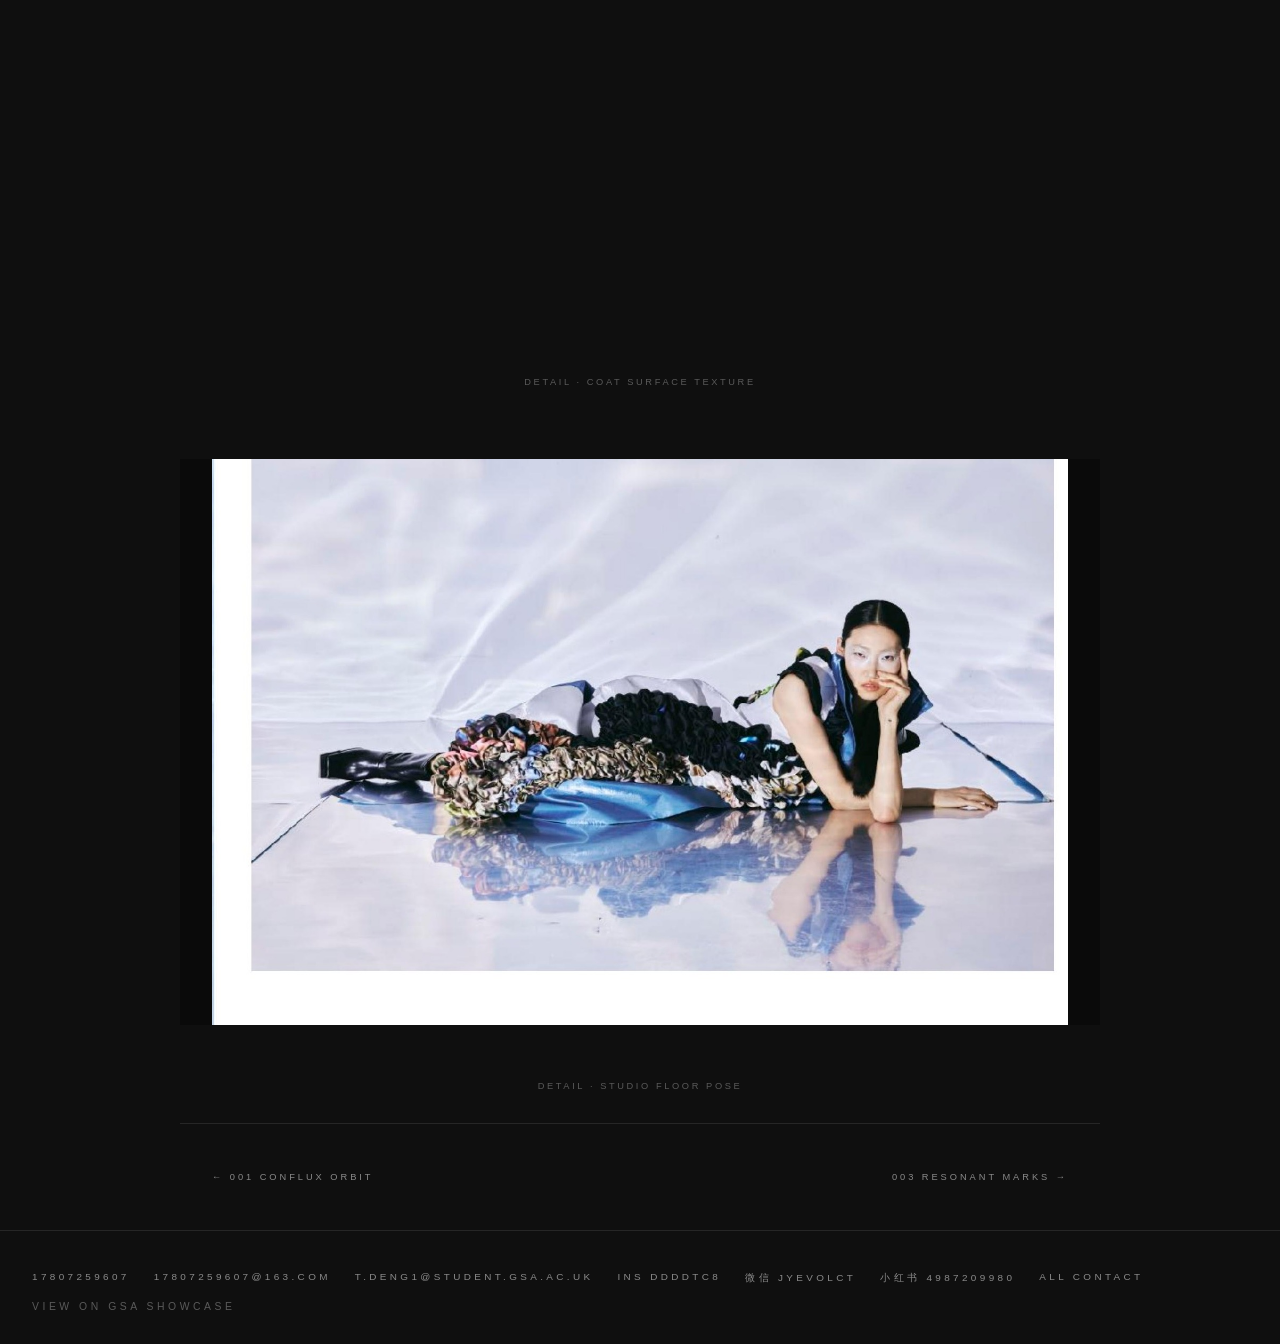
<file: project-error-matrix.html>
<!DOCTYPE html>
<html lang="en">
<head>
  <meta charset="utf-8">
  <meta name="viewport" content="width=device-width, initial-scale=1">
  <title>002 Error Matrix · Jason Deng</title>
  <meta name="description" content="Error Matrix (错误矩阵) — cognitive bias and information overload as fashion system. Jason Deng.">
  <link rel="stylesheet" href="css/styles.css">
</head>
<body class="page-project">
  <header class="site-header">
    <a class="logo" href="index.html">Jason Deng <span>/ Tianci</span></a>
    <nav>
      <ul class="nav-links">
        <li><a href="projects.html">Projects</a></li>
        <li><a href="contact.html">Contact</a></li>
      </ul>
    </nav>
  </header>

  <section class="lookbook-hero">
    <div class="lookbook-hero-bg" aria-hidden="true">
      <img src="images/error-matrix.jpg" alt="">
    </div>
    <div class="lookbook-hero-content">
      <p class="lookbook-num">002</p>
      <h1>Error Matrix</h1>
      <p class="zh-title">错误矩阵</p>
      <div class="lookbook-meta">
        <span>Fashion &amp; Textiles</span>
        <span>Cognitive Bias</span>
        <span>Information Overload</span>
      </div>
    </div>
  </section>

  <div class="lookbook-body">
    <p class="lede">
      In an era of information overload, vast volumes of stimuli challenge attention, decision-making, and emotional stability. This project treats the brain's progressive transmission of information as a design system — extracting neuron morphologies, simulating glial connections with silicone and rubber bands, and translating cognitive bias into folding structures. Contours from painting experiments become panels in CLO and on the stand; colour and material sample the noise between signal and memory.
    </p>
    <p class="lede-zh">
      在信息过载的时代，海量刺激挑战注意力、决策与情绪稳定。本项目将大脑信息的渐进式传递视为设计系统——提取神经元形态，以硅胶与橡皮筋模拟胶质连接，并将认知偏差转译为折叠结构。绘画实验所得轮廓进入 CLO 与人台；色彩与材料取样信号与记忆之间的噪声。
    </p>
  </div>

  <div class="lookbook-frames">

    <p class="lookbook-section-label">Look</p>

    <figure class="frame full-bleed">
      <img src="images/error-matrix/look-alt.jpg" alt="Error Matrix editorial look">
    </figure>
    <p class="frame-caption">Look · Editorial with light projection</p>

    <div class="frame pair">
      <figure>
        <img src="images/error-matrix/look-01.jpg" alt="Error Matrix coat look">
      </figure>
      <figure>
        <img src="images/error-matrix/look-03.jpg" alt="Error Matrix fringe look">
      </figure>
    </div>
    <p class="frame-caption">Look · Voluminous coat · Tubular / fringe crouch</p>

    <div class="frame pair">
      <figure>
        <img src="images/error-matrix/look-04.jpg" alt="Error Matrix tubing portrait">
      </figure>
      <figure>
        <img src="images/error-matrix/look-05.jpg" alt="Error Matrix tubing torso">
      </figure>
    </div>
    <p class="frame-caption">Look · Tubular material close-ups</p>

    <div class="frame pair">
      <figure>
        <img src="images/error-matrix/look-06.jpg" alt="Error Matrix motion look">
      </figure>
      <figure>
        <img src="images/error-matrix/look-08.jpg" alt="Error Matrix blue ruffle look">
      </figure>
    </div>
    <p class="frame-caption">Look · Motion study · Metallic blue &amp; ruffle</p>

    <figure class="frame inset">
      <img src="images/error-matrix/look.jpg" alt="Error Matrix projected portrait">
    </figure>
    <p class="frame-caption">Look · Projected portrait still</p>

    <figure class="frame full-bleed">
      <img src="images/error-matrix/p-06.jpg" alt="Error Matrix lookbook board">
    </figure>
    <p class="frame-caption">Lookbook · Full board (HD)</p>

    <figure class="frame full-bleed">
      <img src="images/error-matrix/p-07.jpg" alt="Error Matrix lookbook board 7">
    </figure>
    <p class="frame-caption">Lookbook · Hiro photography board (HD)</p>

    <p class="lookbook-section-label">Process</p>

    <figure class="frame full-bleed">
      <img src="images/error-matrix/p-02.jpg" alt="Neuron transmission experiments">
    </figure>
    <p class="frame-caption">Process · Silicone &amp; rubber-band glial simulation</p>

    <figure class="frame inset">
      <img src="images/error-matrix/p-03.jpg" alt="Design methodology">
    </figure>
    <p class="frame-caption">Process · Cognitive bias &amp; folding technique</p>

    <figure class="frame full-bleed">
      <img src="images/error-matrix/p-04.jpg" alt="Experiment board">
    </figure>
    <p class="frame-caption">Process · Experiment board</p>

    <figure class="frame full-bleed">
      <img src="images/error-matrix/p-05.jpg" alt="Line-up and fitting">
    </figure>
    <p class="frame-caption">Process · Line-up &amp; fitting sheet</p>

    <p class="lookbook-section-label">Detail</p>

    <figure class="frame inset">
      <img src="images/error-matrix/p-01.jpg" alt="Title and fabric samples">
    </figure>
    <p class="frame-caption">Detail · Concept panel &amp; fabric samples</p>

    <figure class="frame inset">
      <img src="images/error-matrix/look-02.jpg" alt="Coat texture detail">
    </figure>
    <p class="frame-caption">Detail · Coat surface texture</p>

    <figure class="frame inset">
      <img src="images/error-matrix/look-07.jpg" alt="Reclining detail">
    </figure>
    <p class="frame-caption">Detail · Studio floor pose</p>



  </div>

  <nav class="project-nav" aria-label="Project navigation">
    <a href="project-conflux-orbit.html">← 001 Conflux Orbit</a>
    <a href="project-resonant-marks.html">003 Resonant Marks →</a>
  </nav>

  <footer class="site-footer">
    <div class="contact-line">
      <a href="tel:+8617807259607">17807259607</a>
      <a href="mailto:17807259607@163.com">17807259607@163.com</a>
      <a href="mailto:t.deng1@student.gsa.ac.uk">t.deng1@student.gsa.ac.uk</a>
      <a href="https://www.instagram.com/ddddtc8" target="_blank" rel="noopener">Ins ddddtc8</a>
      <span>微信 JyevolcT</span>
      <span>小红书 4987209980</span>
      <a href="contact.html">All Contact</a>
    </div>
    <p class="micro"><a href="https://gsapostgradshowcase.net/tianci-deng/" target="_blank" rel="noopener">View on GSA Showcase</a></p>
  </footer>

  <script src="js/main.js"></script>
  <script src="js/music.js"></script>
</body>
</html>
</file>
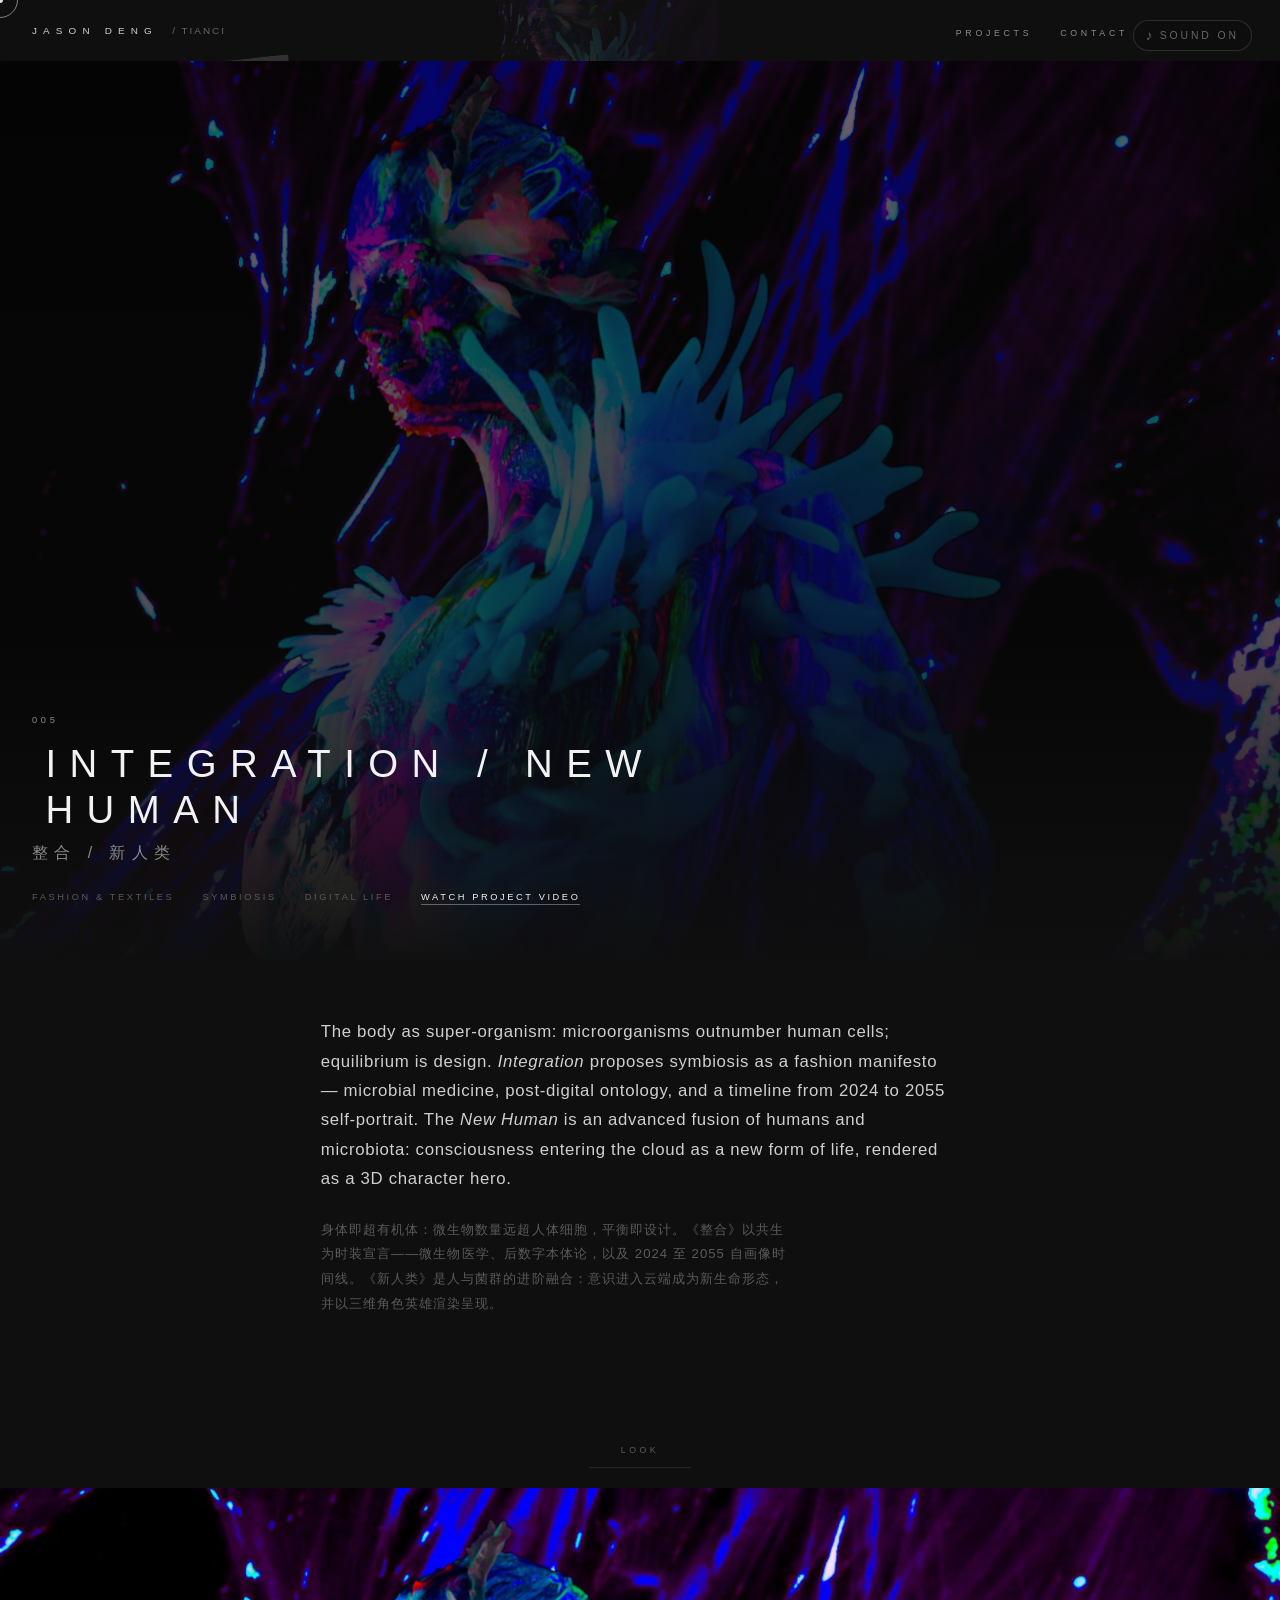
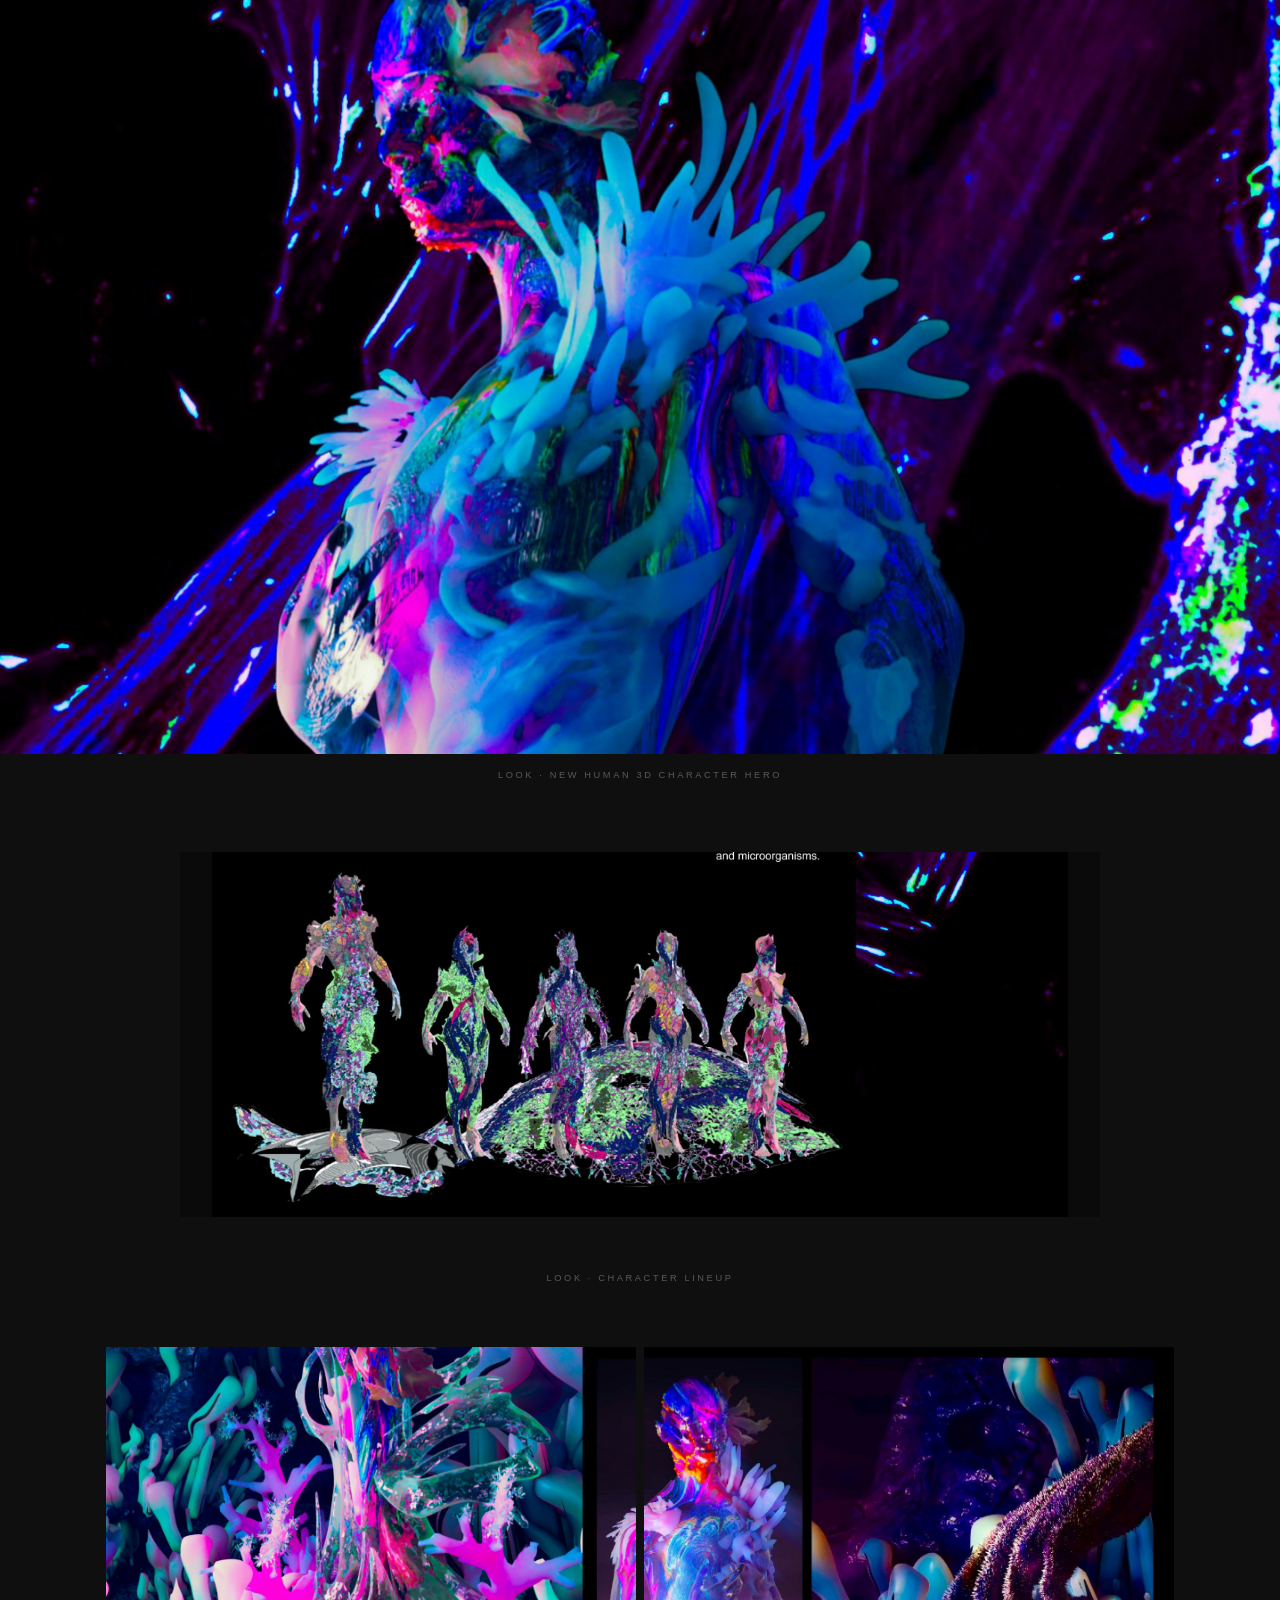
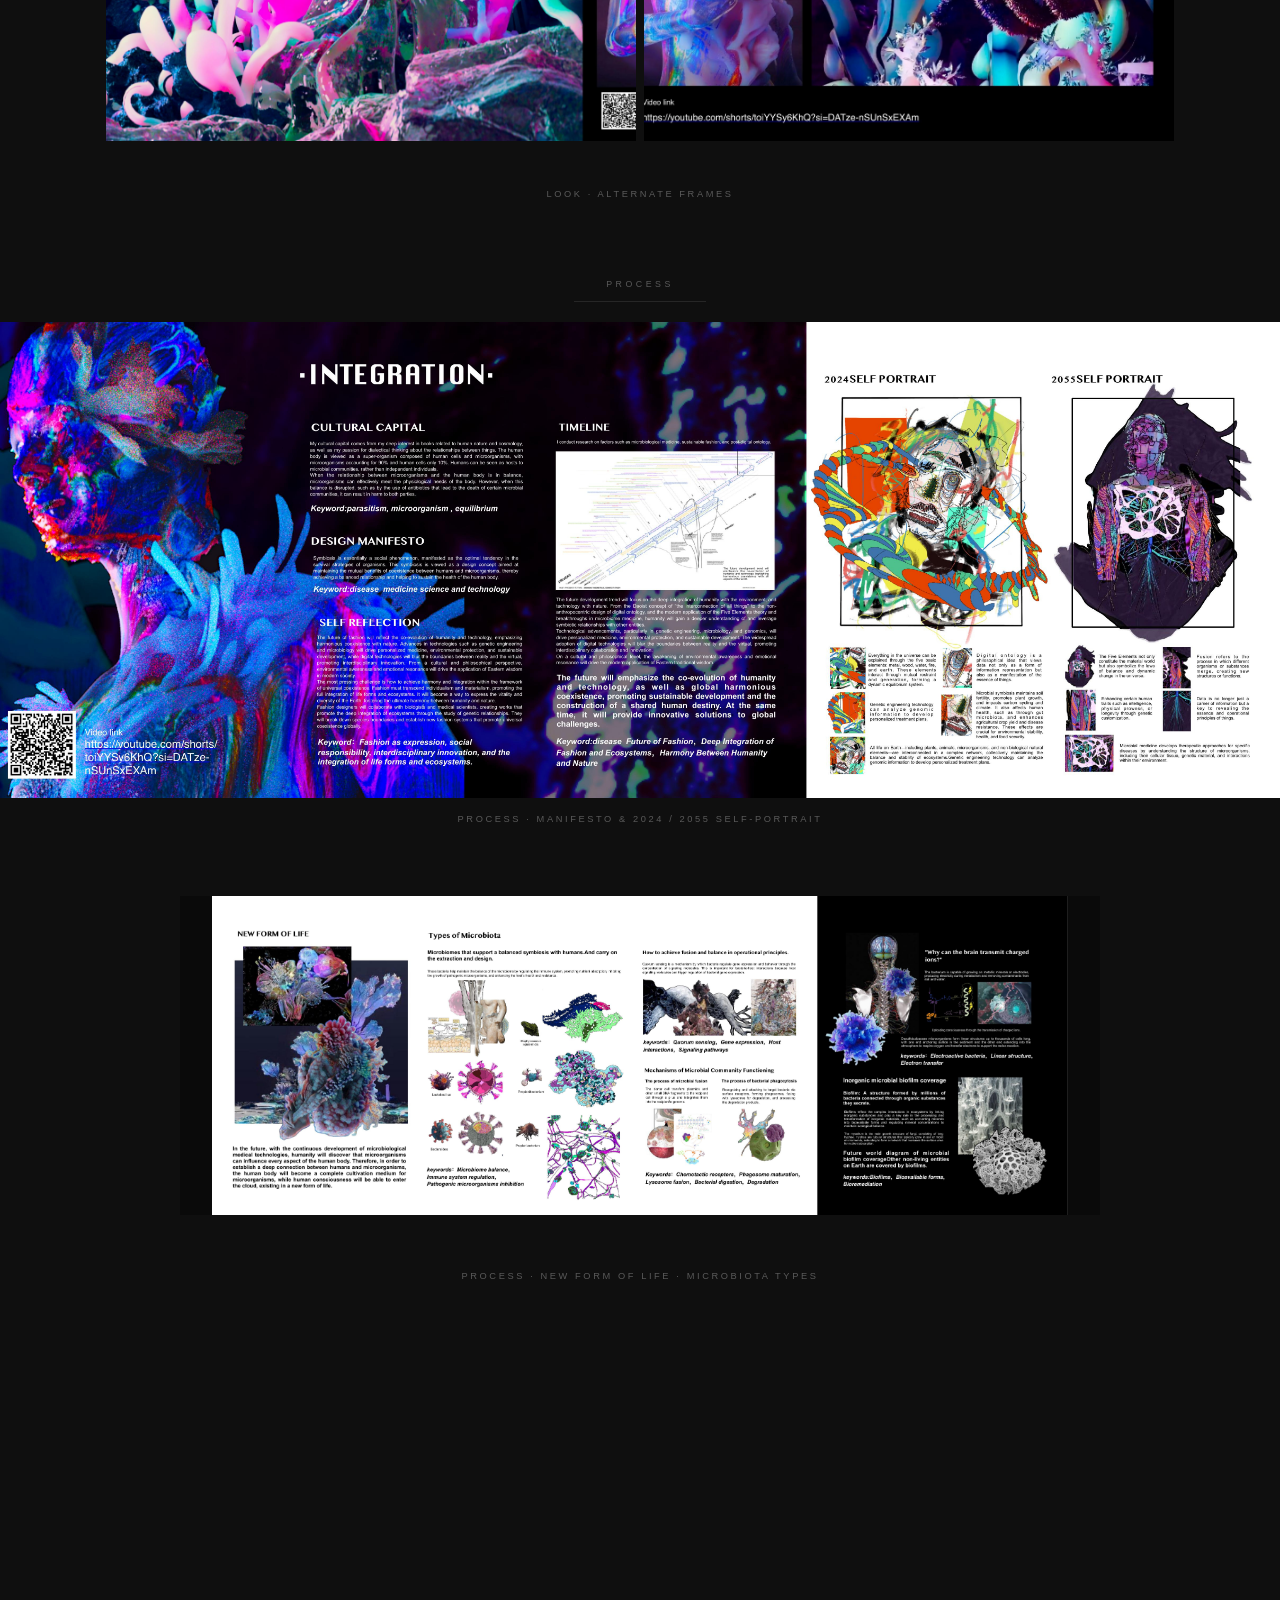
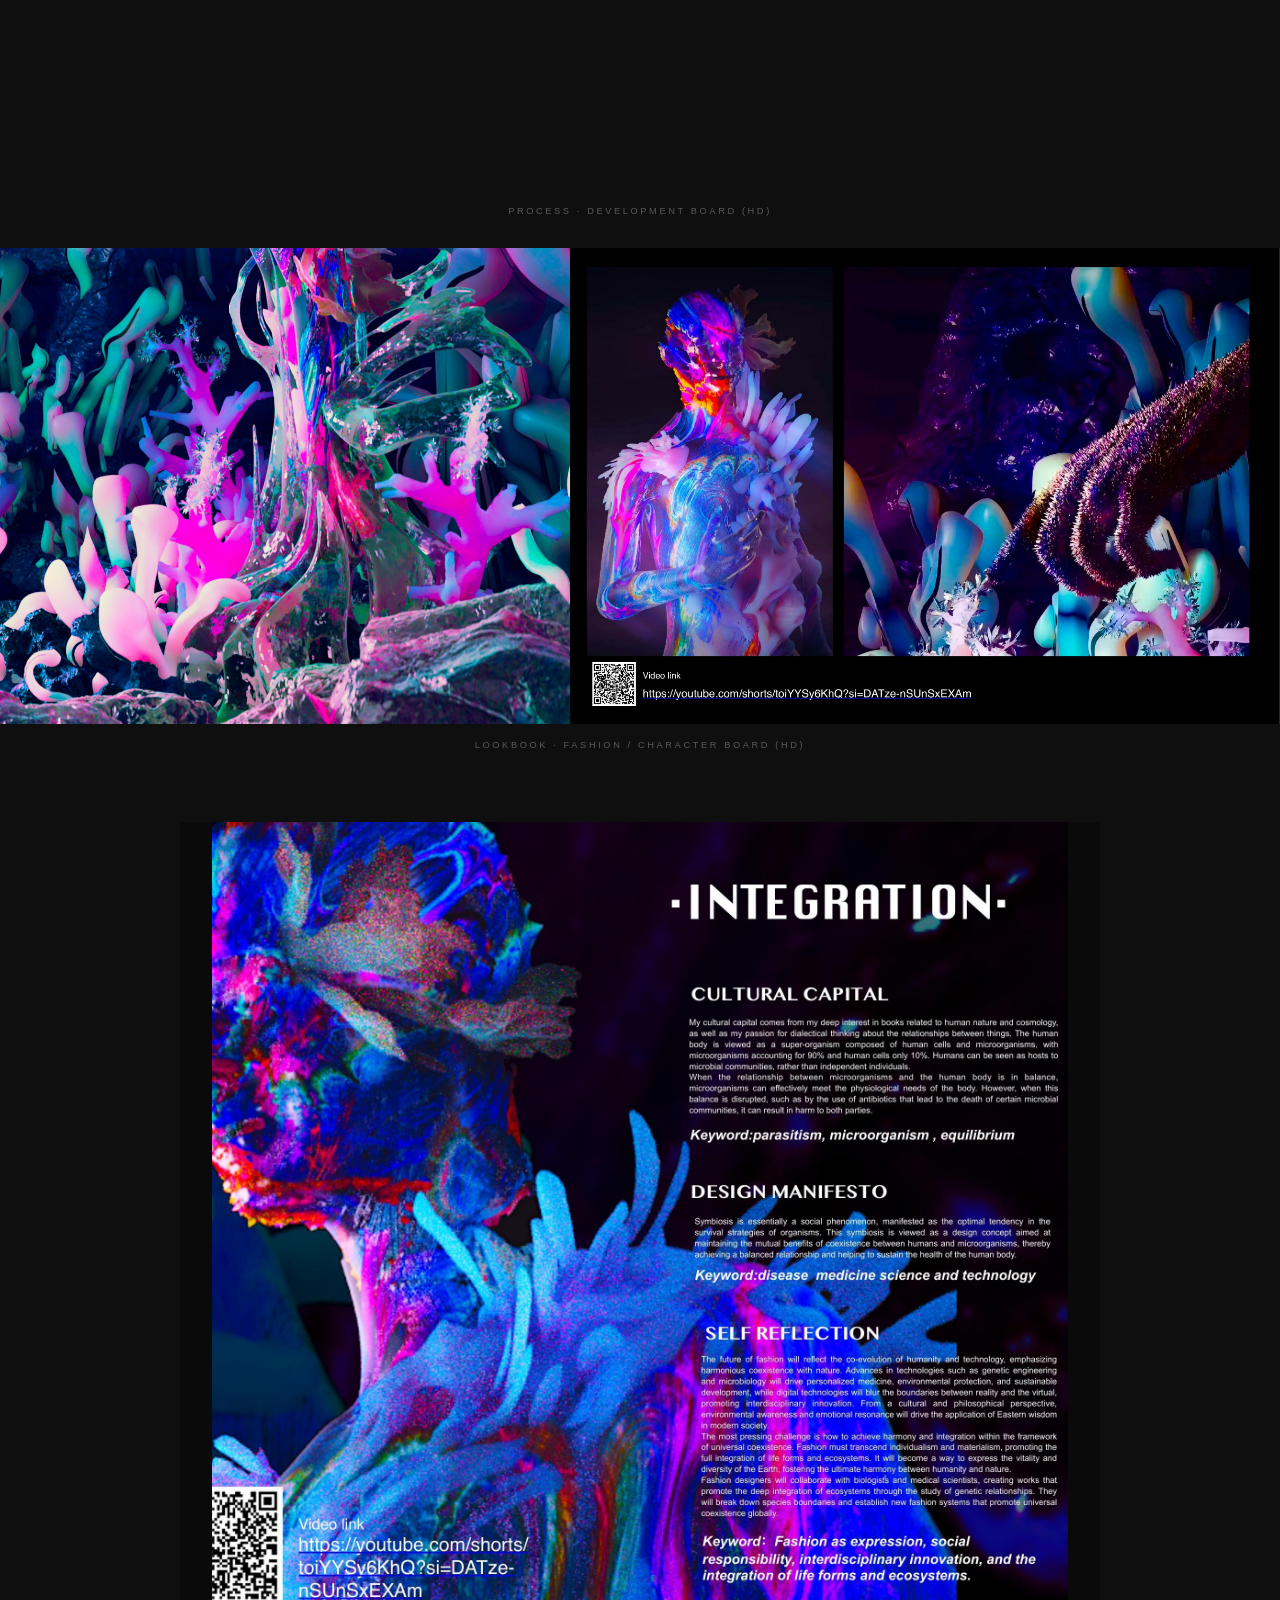
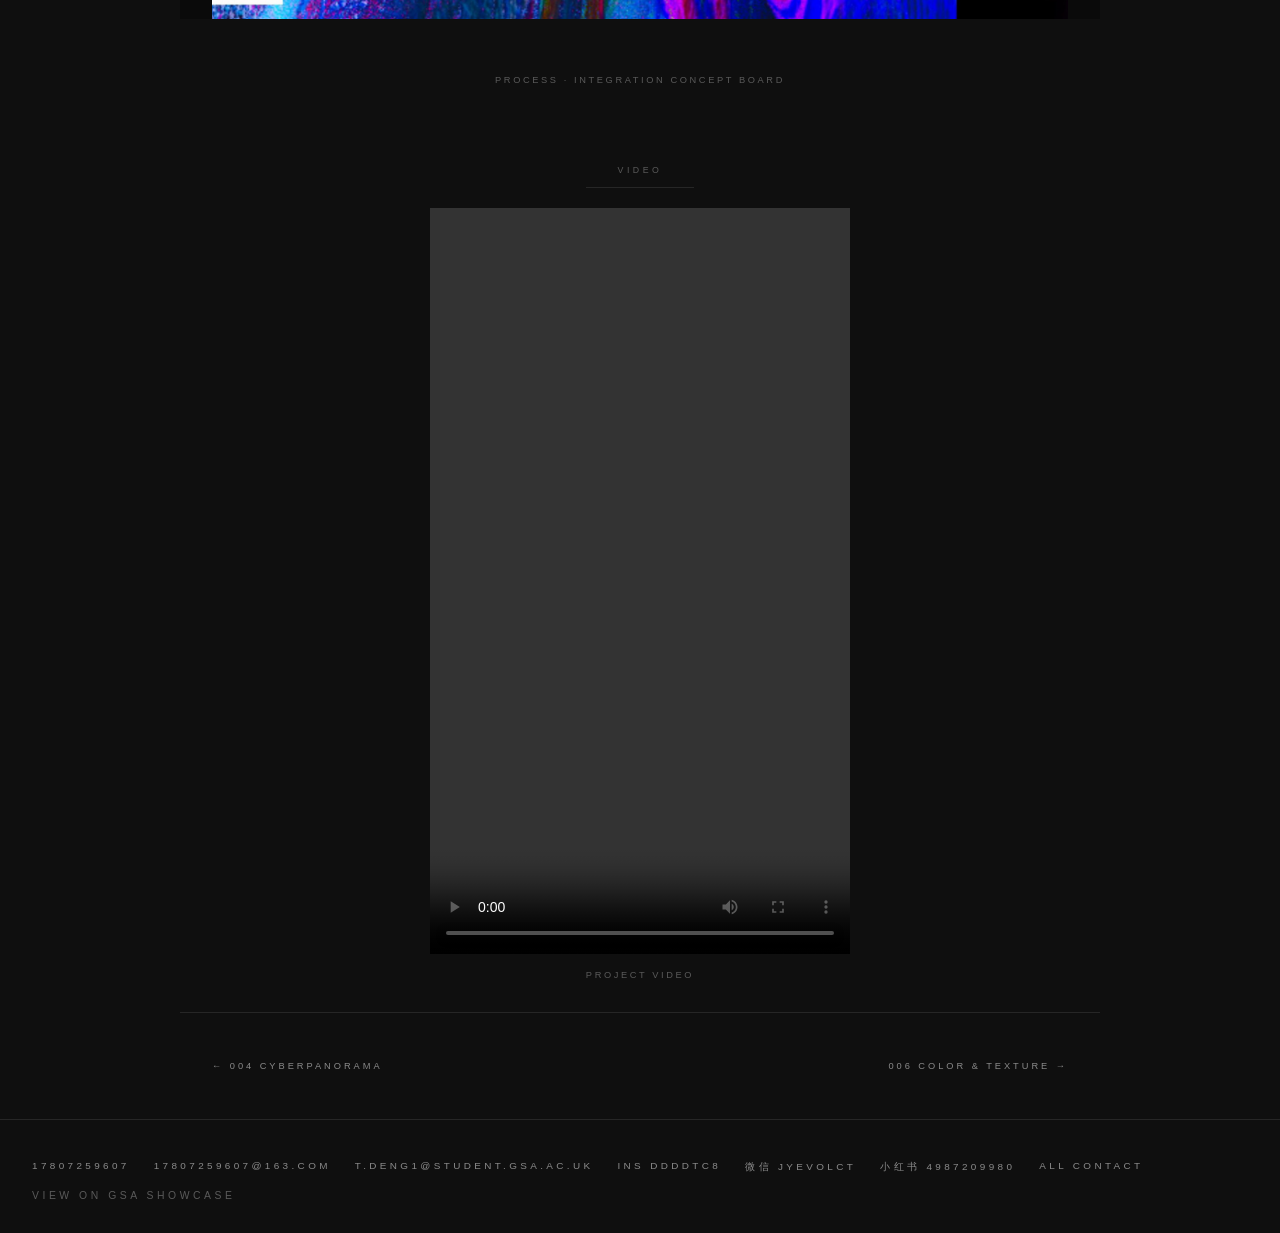
<file: project-new-human.html>
<!DOCTYPE html>
<html lang="en">
<head>
  <meta charset="utf-8">
  <meta name="viewport" content="width=device-width, initial-scale=1">
  <title>005 Integration / New Human · Jason Deng</title>
  <meta name="description" content="Integration / New Human (整合 / 新人类) — microbial symbiosis and digital life. Jason Deng.">
  <link rel="stylesheet" href="css/styles.css">
</head>
<body class="page-project">
  <header class="site-header">
    <a class="logo" href="index.html">Jason Deng <span>/ Tianci</span></a>
    <nav>
      <ul class="nav-links">
        <li><a href="projects.html">Projects</a></li>
        <li><a href="contact.html">Contact</a></li>
      </ul>
    </nav>
  </header>

  <section class="lookbook-hero">
    <div class="lookbook-hero-bg" aria-hidden="true">
      <img src="images/new-human.jpg" alt="">
    </div>
    <div class="lookbook-hero-content">
      <p class="lookbook-num">005</p>
      <h1>Integration / New Human</h1>
      <p class="zh-title">整合 / 新人类</p>
      <div class="lookbook-meta">
        <span>Fashion &amp; Textiles</span>
        <span>Symbiosis</span>
        <span>Digital Life</span>
        <a class="hero-video-link" href="#video">Watch project video</a>
      </div>
    </div>
  </section>

  <div class="lookbook-body">
    <p class="lede">
      The body as super-organism: microorganisms outnumber human cells; equilibrium is design. <em>Integration</em> proposes symbiosis as a fashion manifesto — microbial medicine, post-digital ontology, and a timeline from 2024 to 2055 self-portrait. The <em>New Human</em> is an advanced fusion of humans and microbiota: consciousness entering the cloud as a new form of life, rendered as a 3D character hero.
    </p>
    <p class="lede-zh">
      身体即超有机体：微生物数量远超人体细胞，平衡即设计。《整合》以共生为时装宣言——微生物医学、后数字本体论，以及 2024 至 2055 自画像时间线。《新人类》是人与菌群的进阶融合：意识进入云端成为新生命形态，并以三维角色英雄渲染呈现。
    </p>
  </div>

  <div class="lookbook-frames">

    <p class="lookbook-section-label">Look</p>

    <figure class="frame full-bleed">
      <img src="images/new-human/look-01.jpg" alt="New Human 3D hero crop">
    </figure>
    <p class="frame-caption">Look · New Human 3D character hero</p>

    <figure class="frame inset">
      <img src="images/new-human/look-02.jpg" alt="New Human character lineup">
    </figure>
    <p class="frame-caption">Look · Character lineup</p>

    <div class="frame pair">
      <figure>
        <img src="images/new-human/look-03.jpg" alt="New Human look A">
      </figure>
      <figure>
        <img src="images/new-human/look-04.jpg" alt="New Human look B">
      </figure>
    </div>
    <p class="frame-caption">Look · Alternate frames</p>

    <p class="lookbook-section-label">Process</p>

    <figure class="frame full-bleed">
      <img src="images/new-human/p-14.jpg" alt="Manifesto">
    </figure>
    <p class="frame-caption">Process · Manifesto &amp; 2024 / 2055 self-portrait</p>

    <figure class="frame inset">
      <img src="images/new-human/p-15.jpg" alt="Microbiota">
    </figure>
    <p class="frame-caption">Process · New form of life · microbiota types</p>

    <figure class="frame full-bleed">
      <img src="images/new-human/p-16.jpg" alt="New Human process board 16">
    </figure>
    <p class="frame-caption">Process · Development board (HD)</p>

    <figure class="frame full-bleed">
      <img src="images/new-human/p-17.jpg" alt="New Human lookboard 17">
    </figure>
    <p class="frame-caption">Lookbook · Fashion / character board (HD)</p>

    <figure class="frame inset">
      <img src="images/new-human/integration.jpg" alt="Integration concept">
    </figure>
    <p class="frame-caption">Process · Integration concept board</p>



    <p class="lookbook-section-label" id="video">Video</p>

    <figure class="frame video-frame video-frame-short">
      <div class="video-embed video-embed-short">
        <video
          controls
          playsinline
          preload="metadata"
          aria-label="Video of INTEGRATION project">
          <source src="videos/new-human.mp4" type="video/mp4">
        </video>
      </div>
    </figure>
    <p class="frame-caption">Project video</p>

  </div>

  <nav class="project-nav" aria-label="Project navigation">
    <a href="project-cyberpanorama-prison.html">← 004 Cyberpanorama</a>
    <a href="project-color-texture.html">006 Color &amp; Texture →</a>
  </nav>

  <footer class="site-footer">
    <div class="contact-line">
      <a href="tel:+8617807259607">17807259607</a>
      <a href="mailto:17807259607@163.com">17807259607@163.com</a>
      <a href="mailto:t.deng1@student.gsa.ac.uk">t.deng1@student.gsa.ac.uk</a>
      <a href="https://www.instagram.com/ddddtc8" target="_blank" rel="noopener">Ins ddddtc8</a>
      <span>微信 JyevolcT</span>
      <span>小红书 4987209980</span>
      <a href="contact.html">All Contact</a>
    </div>
    <p class="micro"><a href="https://gsapostgradshowcase.net/tianci-deng/" target="_blank" rel="noopener">View on GSA Showcase</a></p>
  </footer>

  <script src="js/main.js"></script>
  <script src="js/music.js"></script>
</body>
</html>
</file>
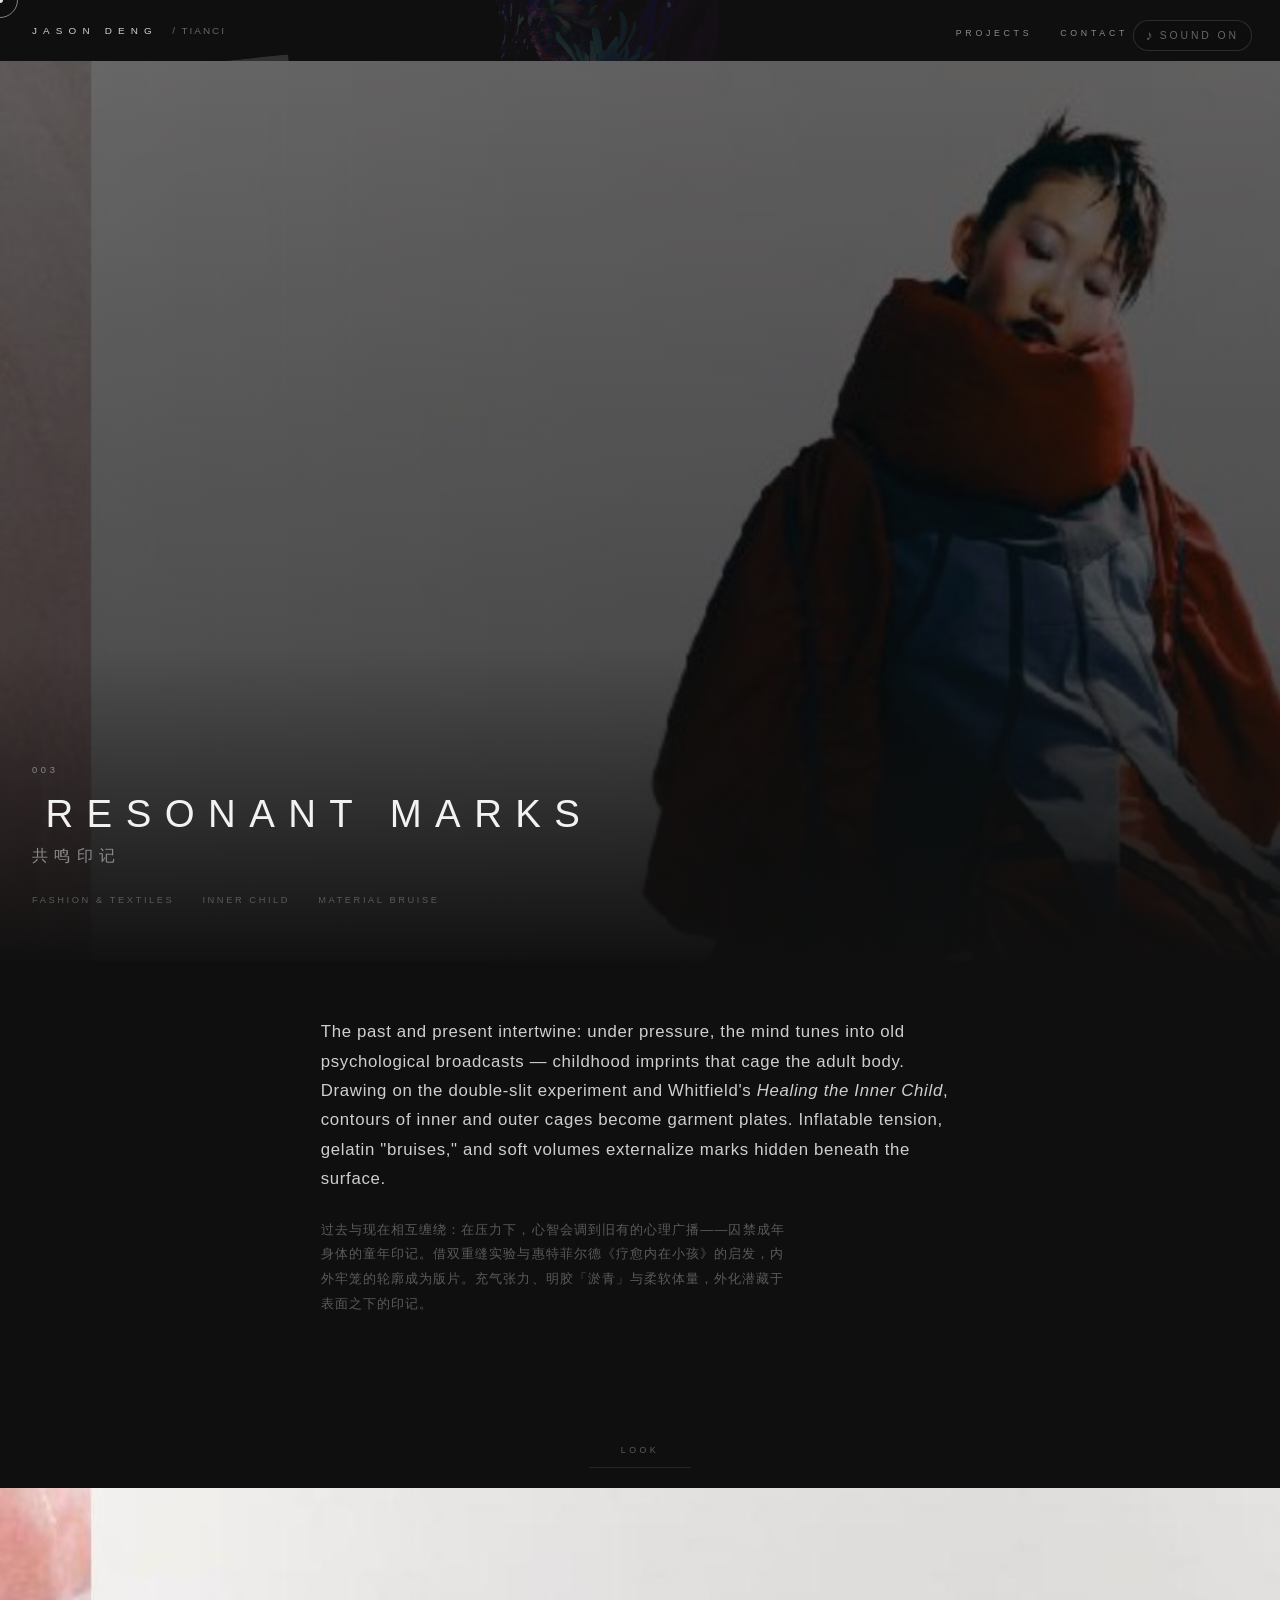
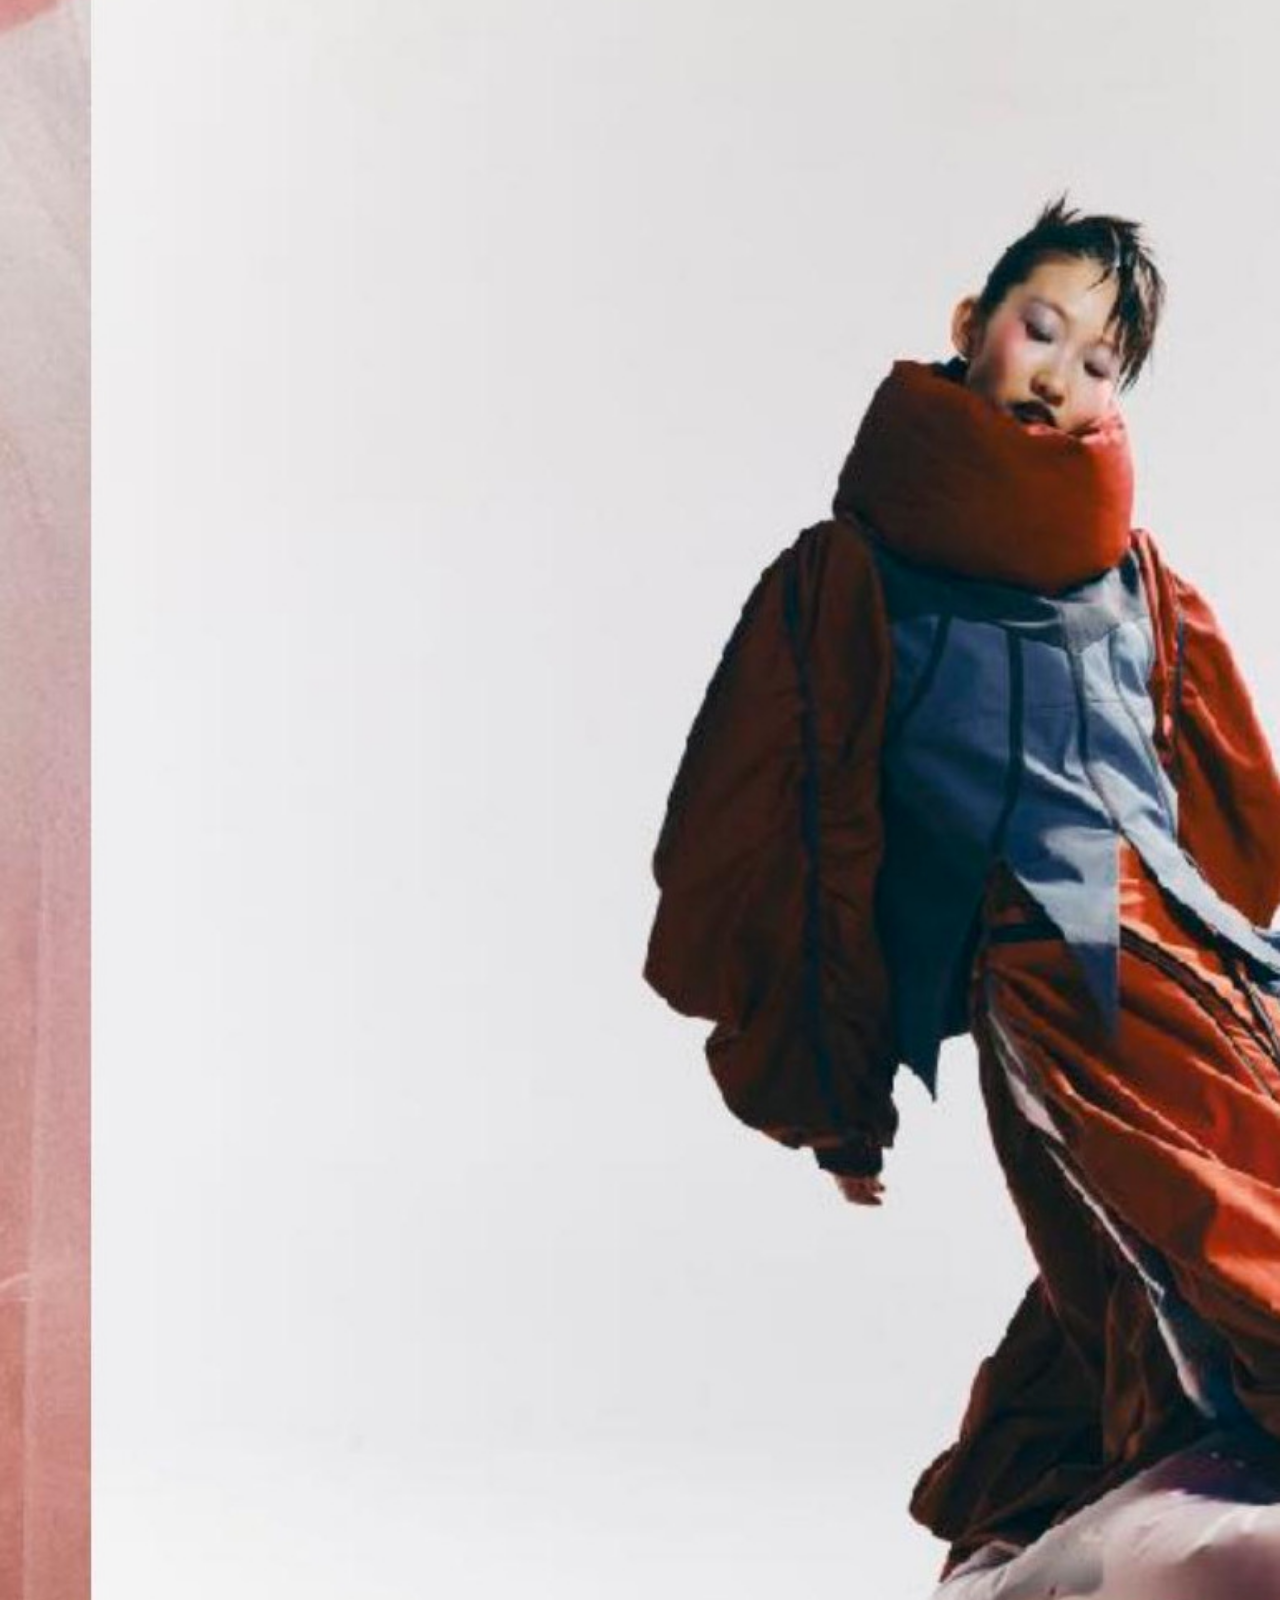
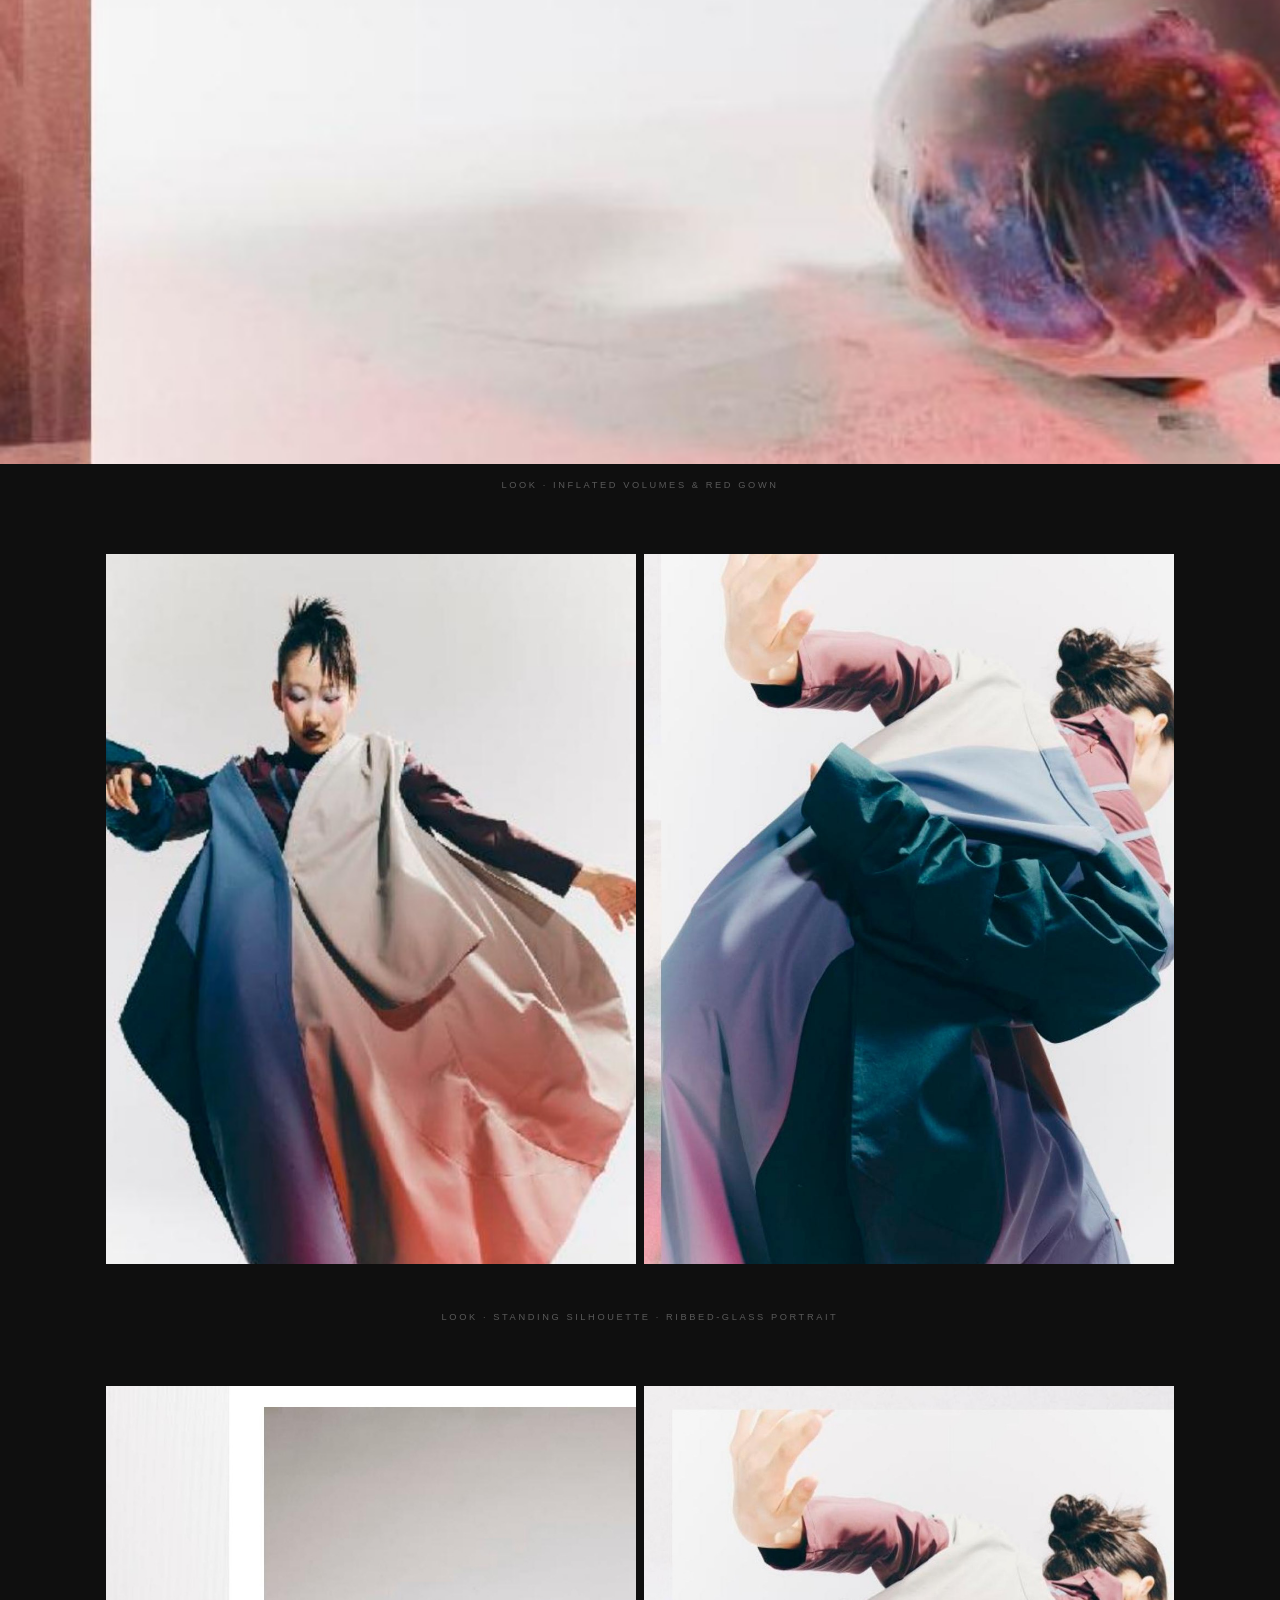
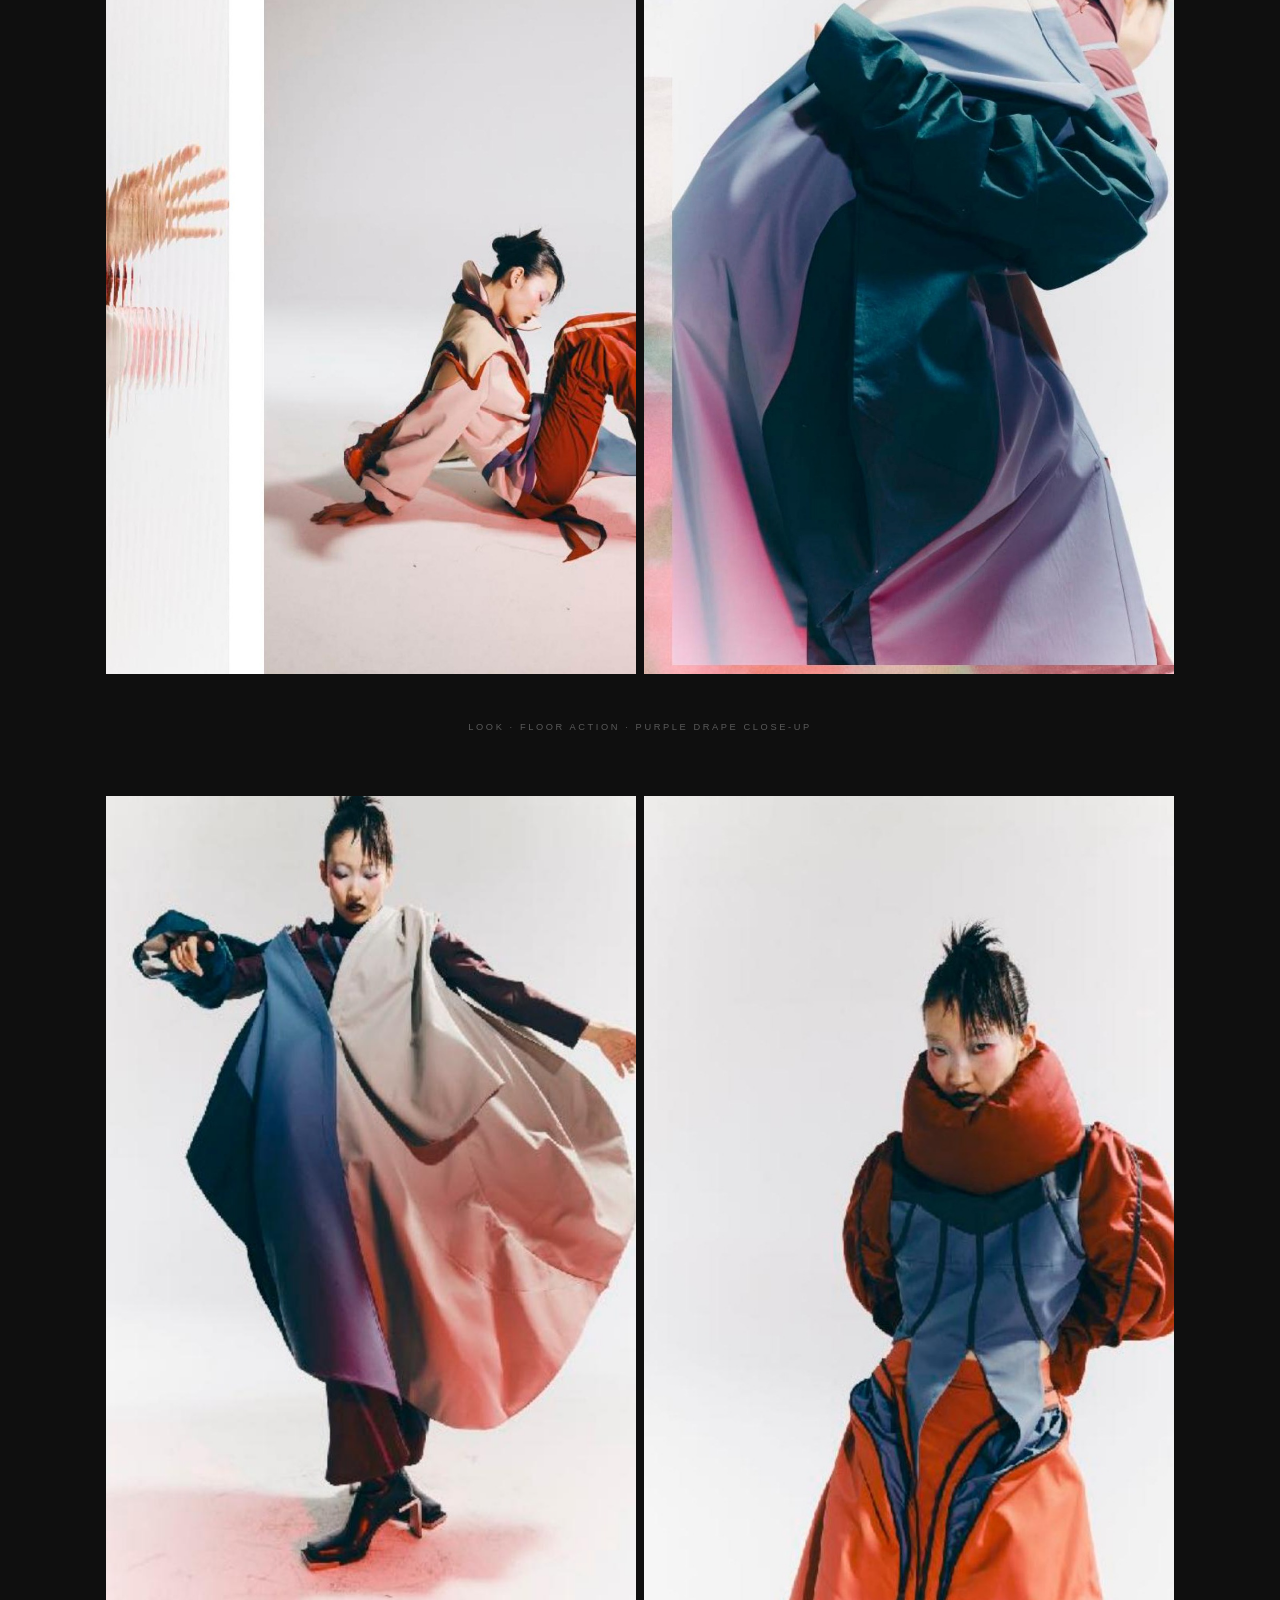
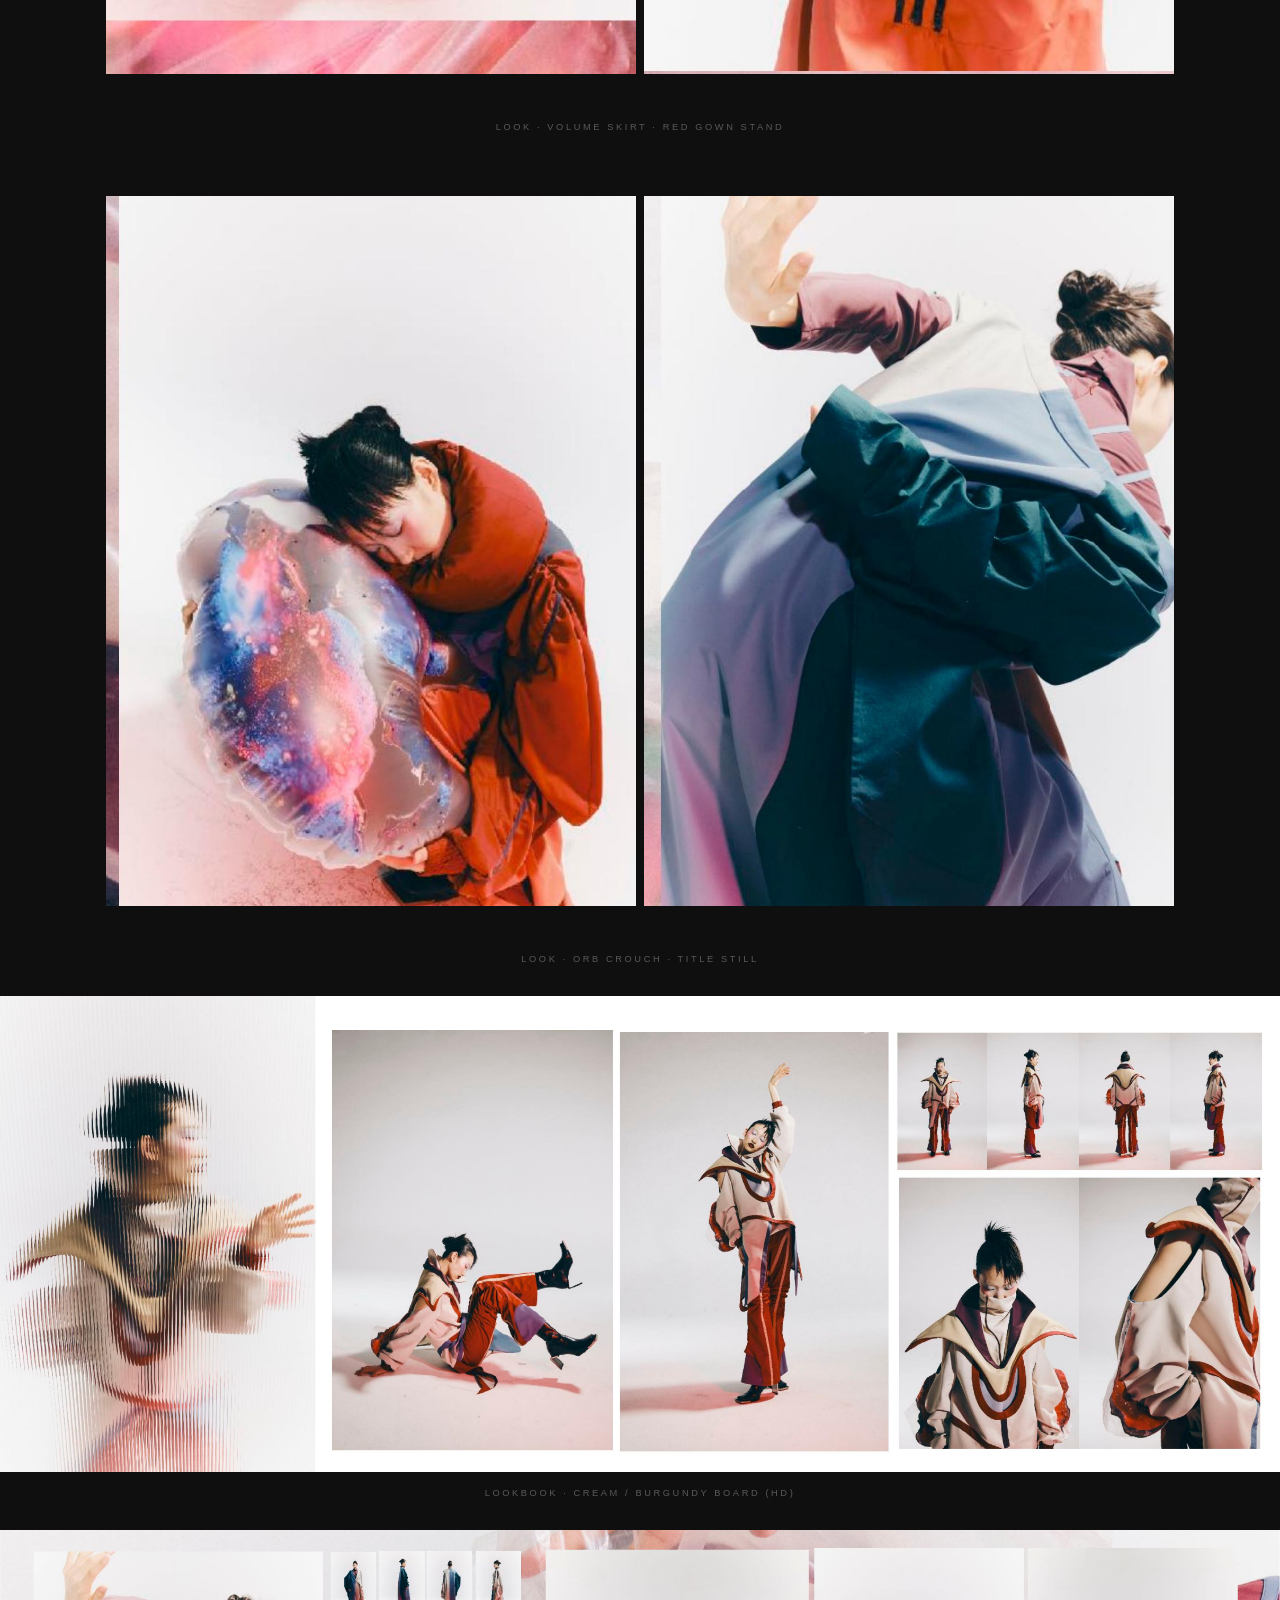
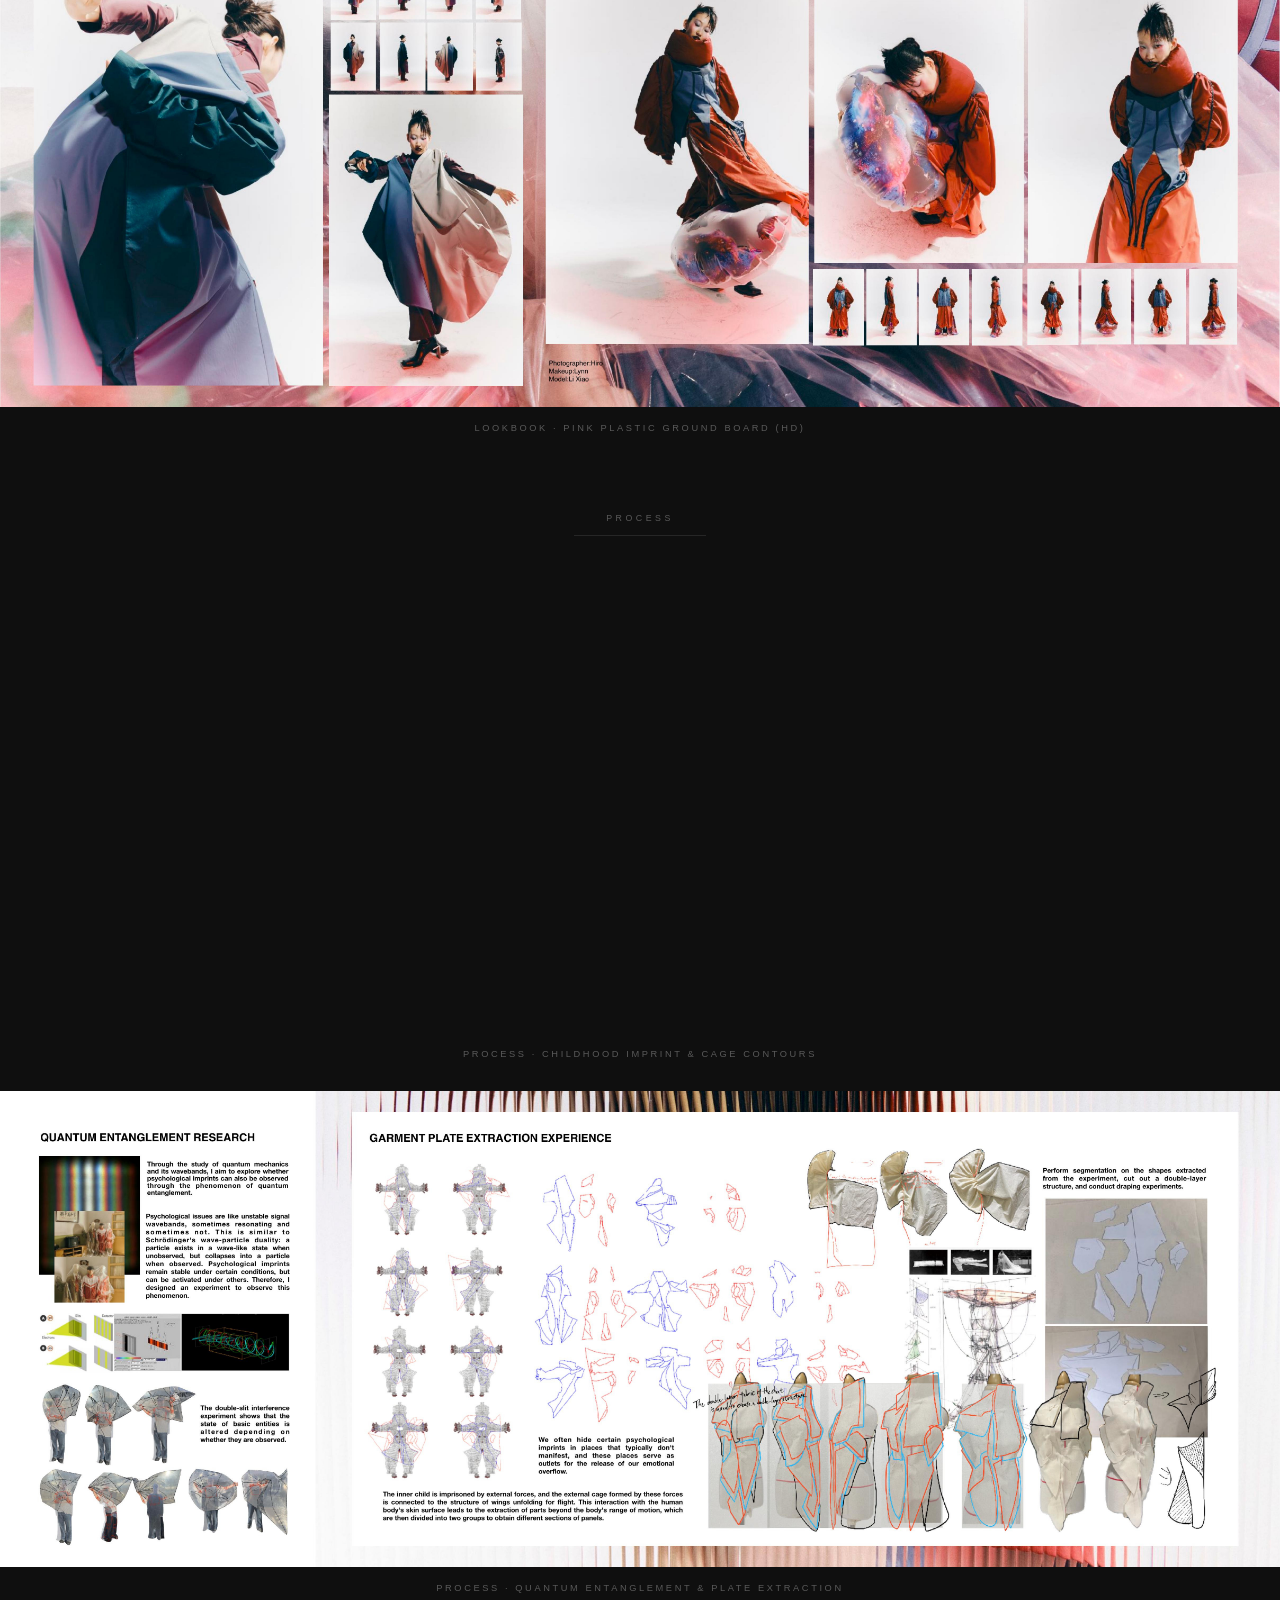
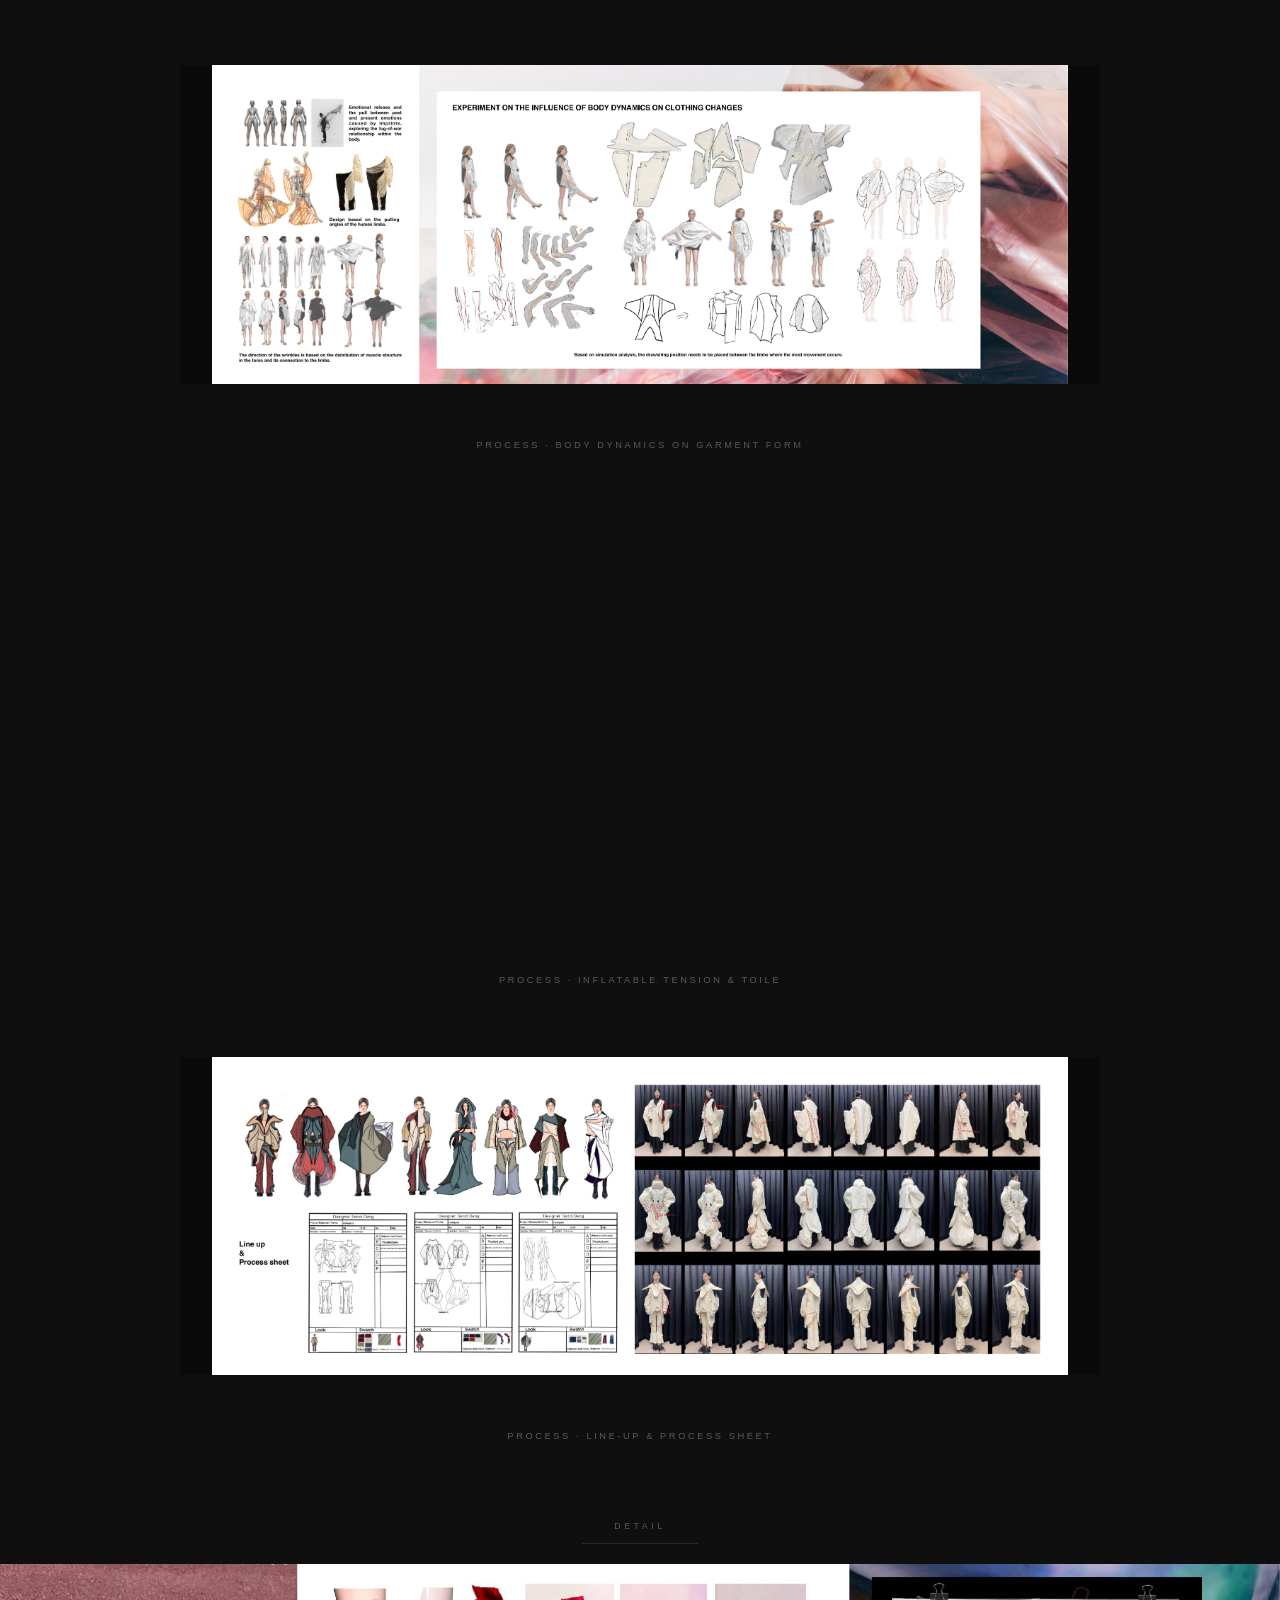
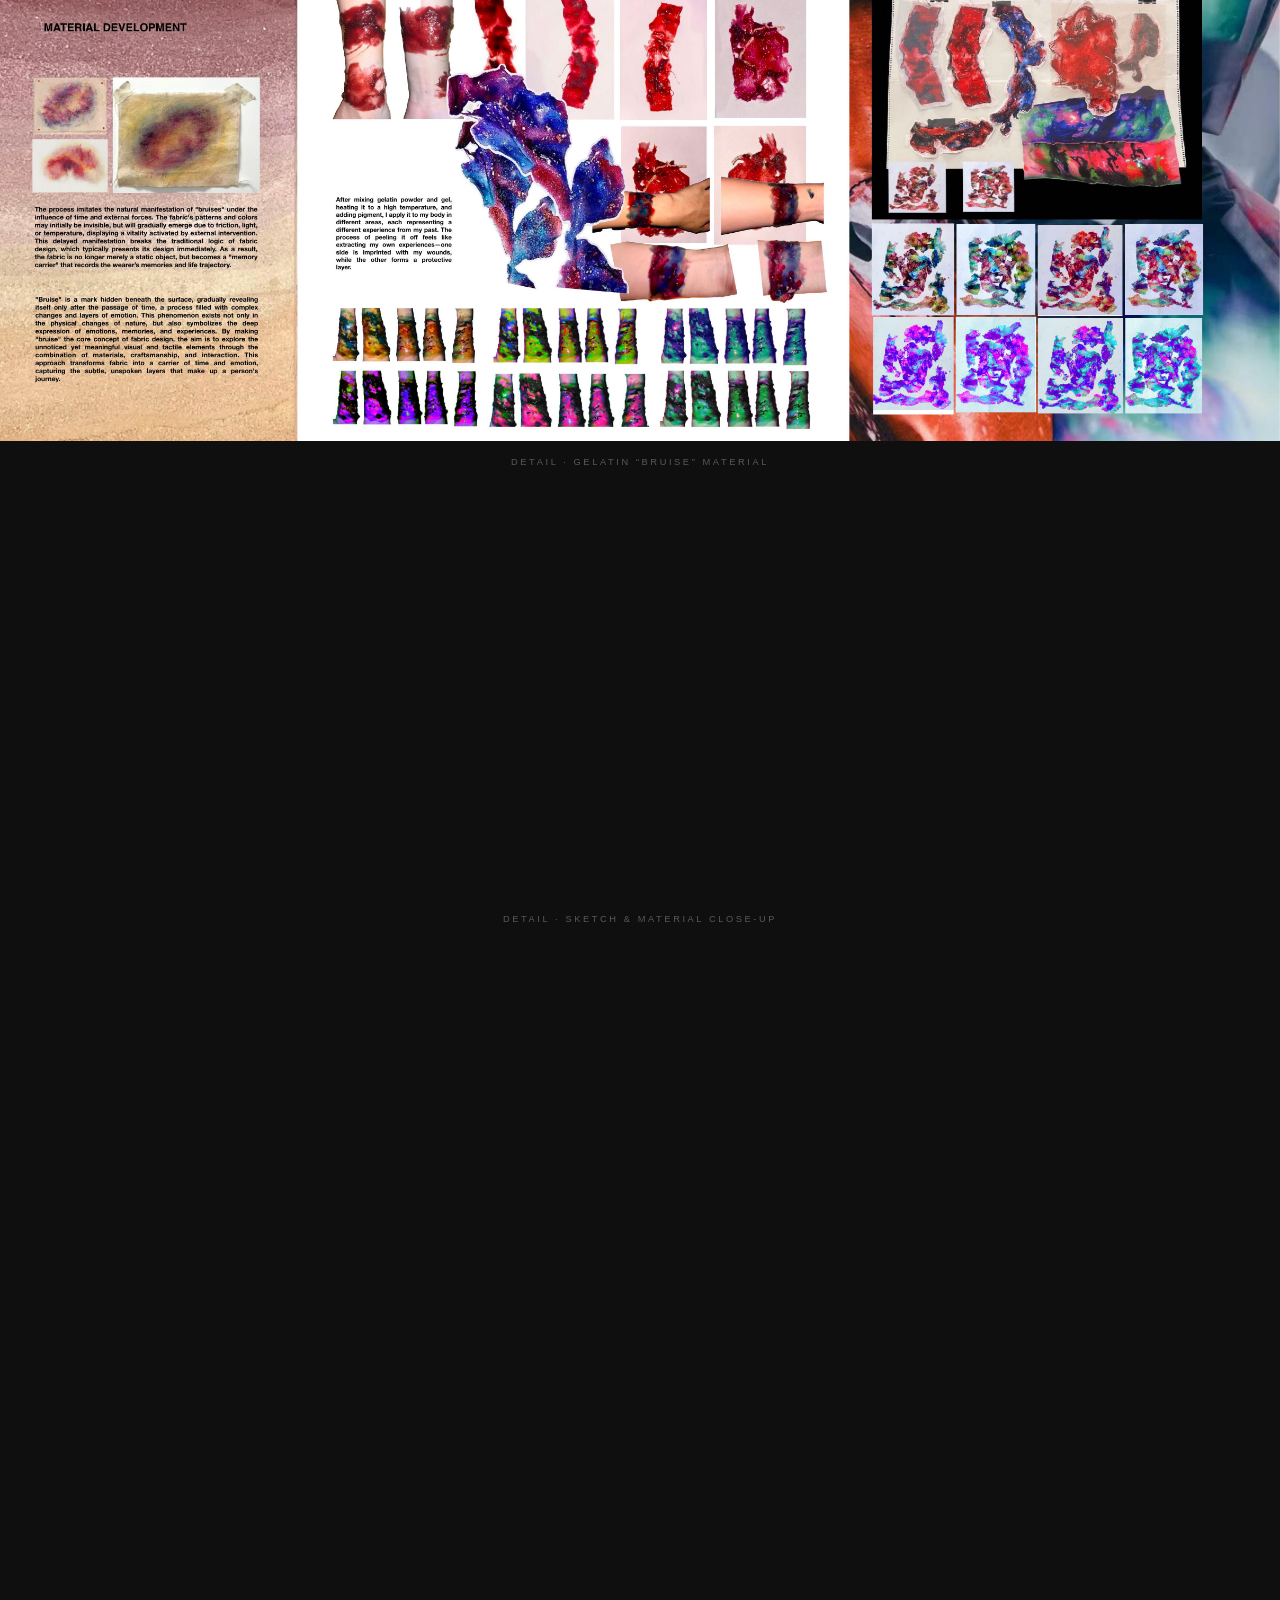
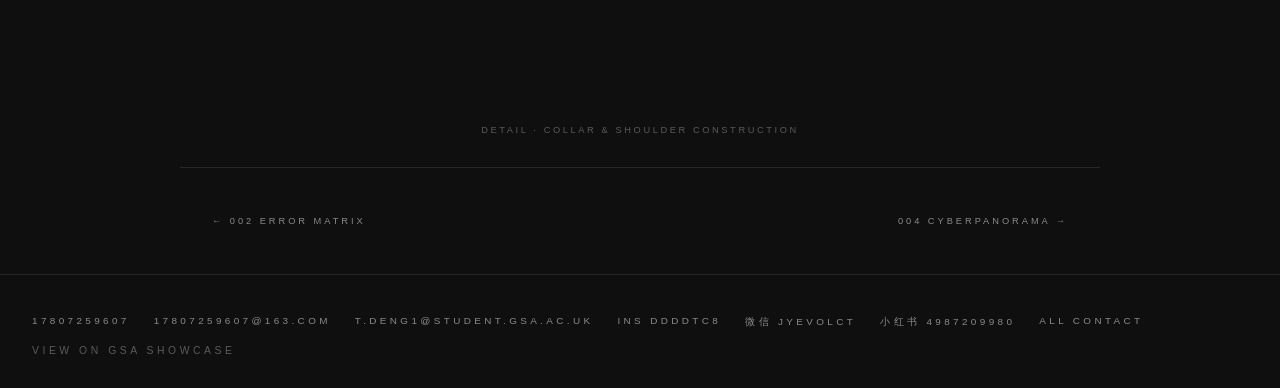
<file: project-resonant-marks.html>
<!DOCTYPE html>
<html lang="en">
<head>
  <meta charset="utf-8">
  <meta name="viewport" content="width=device-width, initial-scale=1">
  <title>003 Resonant Marks · Jason Deng</title>
  <meta name="description" content="Resonant Marks (共鸣印记) — childhood imprints and bruise materials as fashion. Jason Deng.">
  <link rel="stylesheet" href="css/styles.css">
</head>
<body class="page-project">
  <header class="site-header">
    <a class="logo" href="index.html">Jason Deng <span>/ Tianci</span></a>
    <nav>
      <ul class="nav-links">
        <li><a href="projects.html">Projects</a></li>
        <li><a href="contact.html">Contact</a></li>
      </ul>
    </nav>
  </header>

  <section class="lookbook-hero">
    <div class="lookbook-hero-bg" aria-hidden="true">
      <img src="images/resonant-marks-look.jpg" alt="">
    </div>
    <div class="lookbook-hero-content">
      <p class="lookbook-num">003</p>
      <h1>Resonant Marks</h1>
      <p class="zh-title">共鸣印记</p>
      <div class="lookbook-meta">
        <span>Fashion &amp; Textiles</span>
        <span>Inner Child</span>
        <span>Material Bruise</span>
      </div>
    </div>
  </section>

  <div class="lookbook-body">
    <p class="lede">
      The past and present intertwine: under pressure, the mind tunes into old psychological broadcasts — childhood imprints that cage the adult body. Drawing on the double-slit experiment and Whitfield's <em>Healing the Inner Child</em>, contours of inner and outer cages become garment plates. Inflatable tension, gelatin "bruises," and soft volumes externalize marks hidden beneath the surface.
    </p>
    <p class="lede-zh">
      过去与现在相互缠绕：在压力下，心智会调到旧有的心理广播——囚禁成年身体的童年印记。借双重缝实验与惠特菲尔德《疗愈内在小孩》的启发，内外牢笼的轮廓成为版片。充气张力、明胶「淤青」与柔软体量，外化潜藏于表面之下的印记。
    </p>
  </div>

  <div class="lookbook-frames">

    <p class="lookbook-section-label">Look</p>

    <figure class="frame full-bleed">
      <img src="images/resonant-marks/look-08.jpg" alt="Resonant Marks red gown with orb">
    </figure>
    <p class="frame-caption">Look · Inflated volumes &amp; red gown</p>

    <div class="frame pair">
      <figure>
        <img src="images/resonant-marks/look-03.jpg" alt="Resonant Marks standing look">
      </figure>
      <figure>
        <img src="images/resonant-marks/look-01.jpg" alt="Resonant Marks glass portrait">
      </figure>
    </div>
    <p class="frame-caption">Look · Standing silhouette · Ribbed-glass portrait</p>

    <div class="frame pair">
      <figure>
        <img src="images/resonant-marks/look-02.jpg" alt="Resonant Marks floor pose">
      </figure>
      <figure>
        <img src="images/resonant-marks/look-06.jpg" alt="Resonant Marks purple drape">
      </figure>
    </div>
    <p class="frame-caption">Look · Floor action · Purple drape close-up</p>

    <div class="frame pair">
      <figure>
        <img src="images/resonant-marks/look-07.jpg" alt="Resonant Marks arms out">
      </figure>
      <figure>
        <img src="images/resonant-marks/look-10.jpg" alt="Resonant Marks standing red">
      </figure>
    </div>
    <p class="frame-caption">Look · Volume skirt · Red gown stand</p>

    <div class="frame pair">
      <figure>
        <img src="images/resonant-marks/look-09.jpg" alt="Resonant Marks crouch with orb">
      </figure>
      <figure>
        <img src="images/resonant-marks/cover.jpg" alt="Title portrait">
      </figure>
    </div>
    <p class="frame-caption">Look · Orb crouch · Title still</p>

    <figure class="frame full-bleed">
      <img src="images/resonant-marks/p-25.jpg" alt="Resonant Marks lookbook 25">
    </figure>
    <p class="frame-caption">Lookbook · Cream / burgundy board (HD)</p>

    <figure class="frame full-bleed">
      <img src="images/resonant-marks/p-26.jpg" alt="Resonant Marks lookbook 26">
    </figure>
    <p class="frame-caption">Lookbook · Pink plastic ground board (HD)</p>

    <p class="lookbook-section-label">Process</p>

    <figure class="frame full-bleed">
      <img src="images/resonant-marks/p-18.jpg" alt="Inspiration">
    </figure>
    <p class="frame-caption">Process · Childhood imprint &amp; cage contours</p>

    <figure class="frame full-bleed">
      <img src="images/resonant-marks/p-19.jpg" alt="Quantum research">
    </figure>
    <p class="frame-caption">Process · Quantum entanglement &amp; plate extraction</p>

    <figure class="frame inset">
      <img src="images/resonant-marks/p-20.jpg" alt="Body dynamics">
    </figure>
    <p class="frame-caption">Process · Body dynamics on garment form</p>

    <figure class="frame full-bleed">
      <img src="images/resonant-marks/p-21.jpg" alt="Inflatable tension">
    </figure>
    <p class="frame-caption">Process · Inflatable tension &amp; toile</p>

    <figure class="frame inset">
      <img src="images/resonant-marks/p-24.jpg" alt="Line-up">
    </figure>
    <p class="frame-caption">Process · Line-up &amp; process sheet</p>

    <p class="lookbook-section-label">Detail</p>

    <figure class="frame full-bleed">
      <img src="images/resonant-marks/p-22.jpg" alt="Gelatin bruise">
    </figure>
    <p class="frame-caption">Detail · Gelatin &ldquo;bruise&rdquo; material</p>

    <figure class="frame inset">
      <img src="images/resonant-marks/p-23.jpg" alt="Detail sketch">
    </figure>
    <p class="frame-caption">Detail · Sketch &amp; material close-up</p>

    <div class="frame pair">
      <figure>
        <img src="images/resonant-marks/look-04.jpg" alt="Collar detail">
      </figure>
      <figure>
        <img src="images/resonant-marks/look-05.jpg" alt="Shoulder detail">
      </figure>
    </div>
    <p class="frame-caption">Detail · Collar &amp; shoulder construction</p>



  </div>

  <nav class="project-nav" aria-label="Project navigation">
    <a href="project-error-matrix.html">← 002 Error Matrix</a>
    <a href="project-cyberpanorama-prison.html">004 Cyberpanorama →</a>
  </nav>

  <footer class="site-footer">
    <div class="contact-line">
      <a href="tel:+8617807259607">17807259607</a>
      <a href="mailto:17807259607@163.com">17807259607@163.com</a>
      <a href="mailto:t.deng1@student.gsa.ac.uk">t.deng1@student.gsa.ac.uk</a>
      <a href="https://www.instagram.com/ddddtc8" target="_blank" rel="noopener">Ins ddddtc8</a>
      <span>微信 JyevolcT</span>
      <span>小红书 4987209980</span>
      <a href="contact.html">All Contact</a>
    </div>
    <p class="micro"><a href="https://gsapostgradshowcase.net/tianci-deng/" target="_blank" rel="noopener">View on GSA Showcase</a></p>
  </footer>

  <script src="js/main.js"></script>
  <script src="js/music.js"></script>
</body>
</html>
</file>
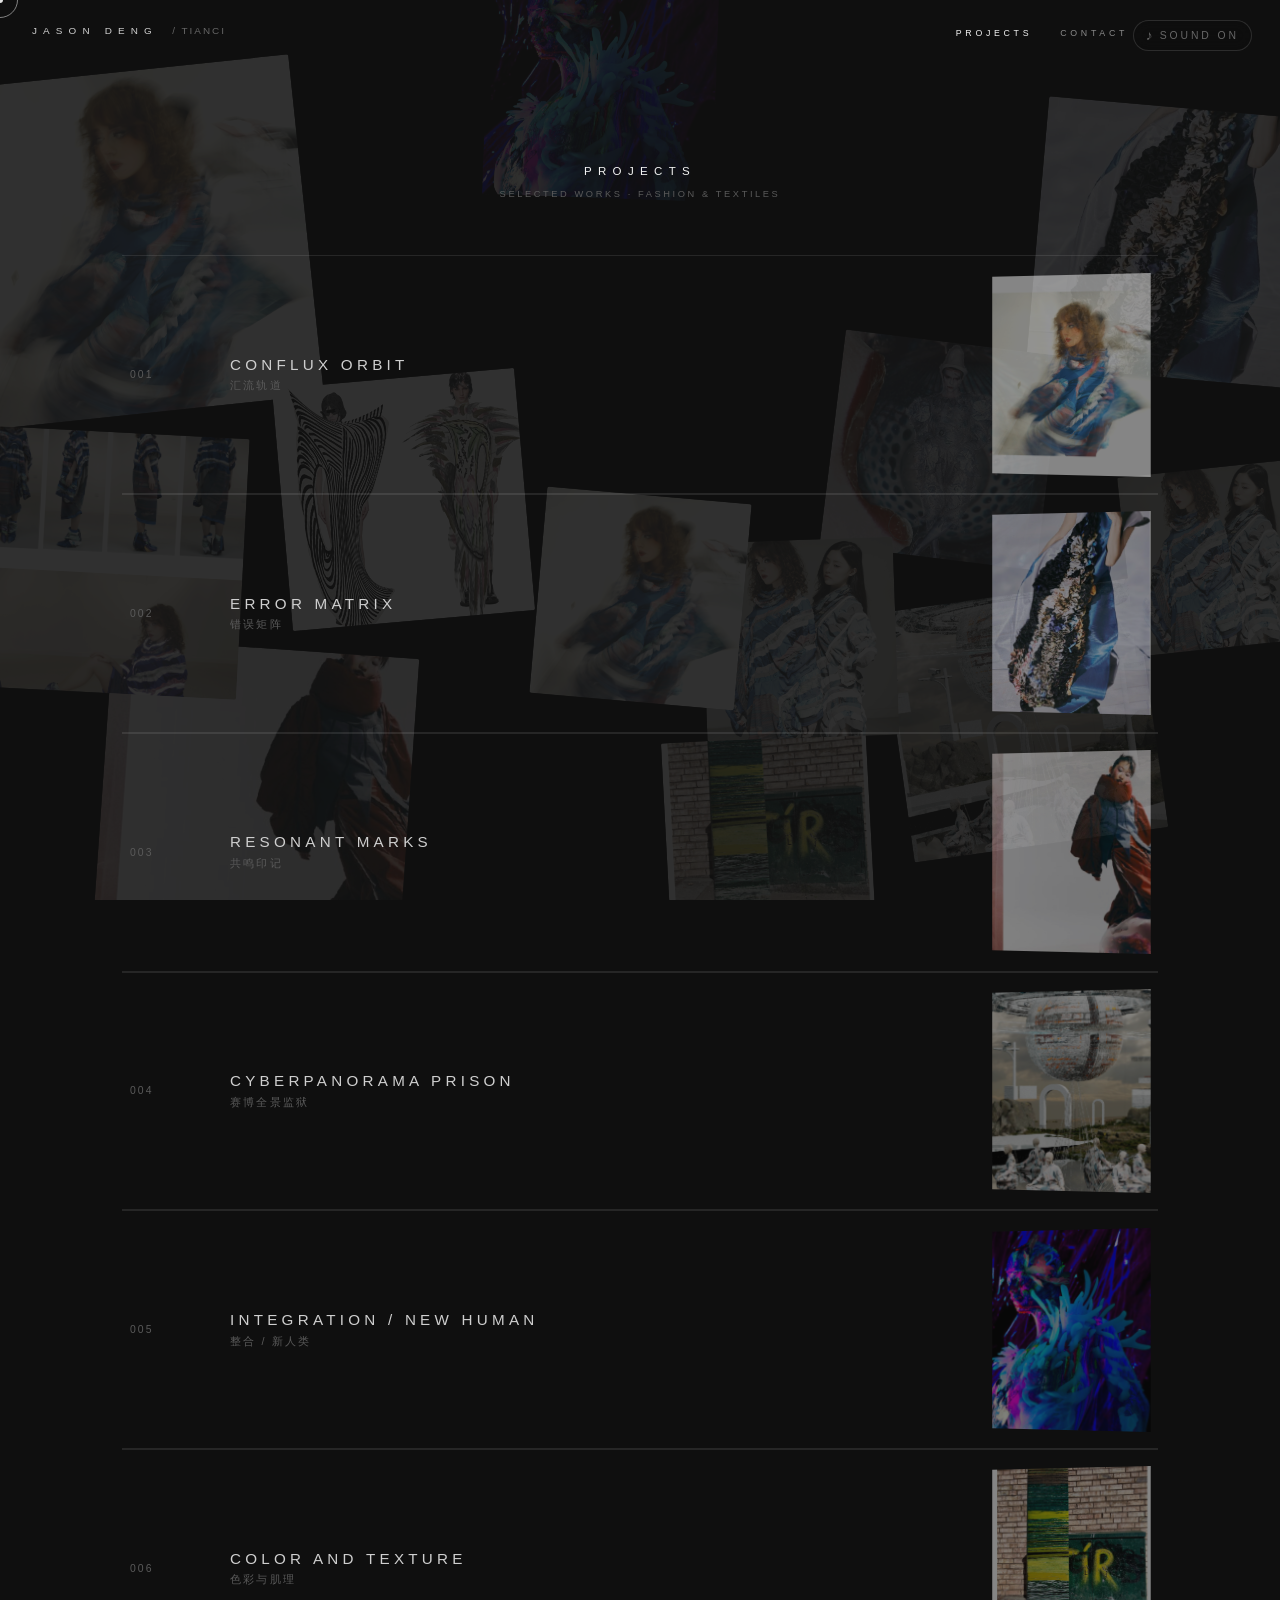
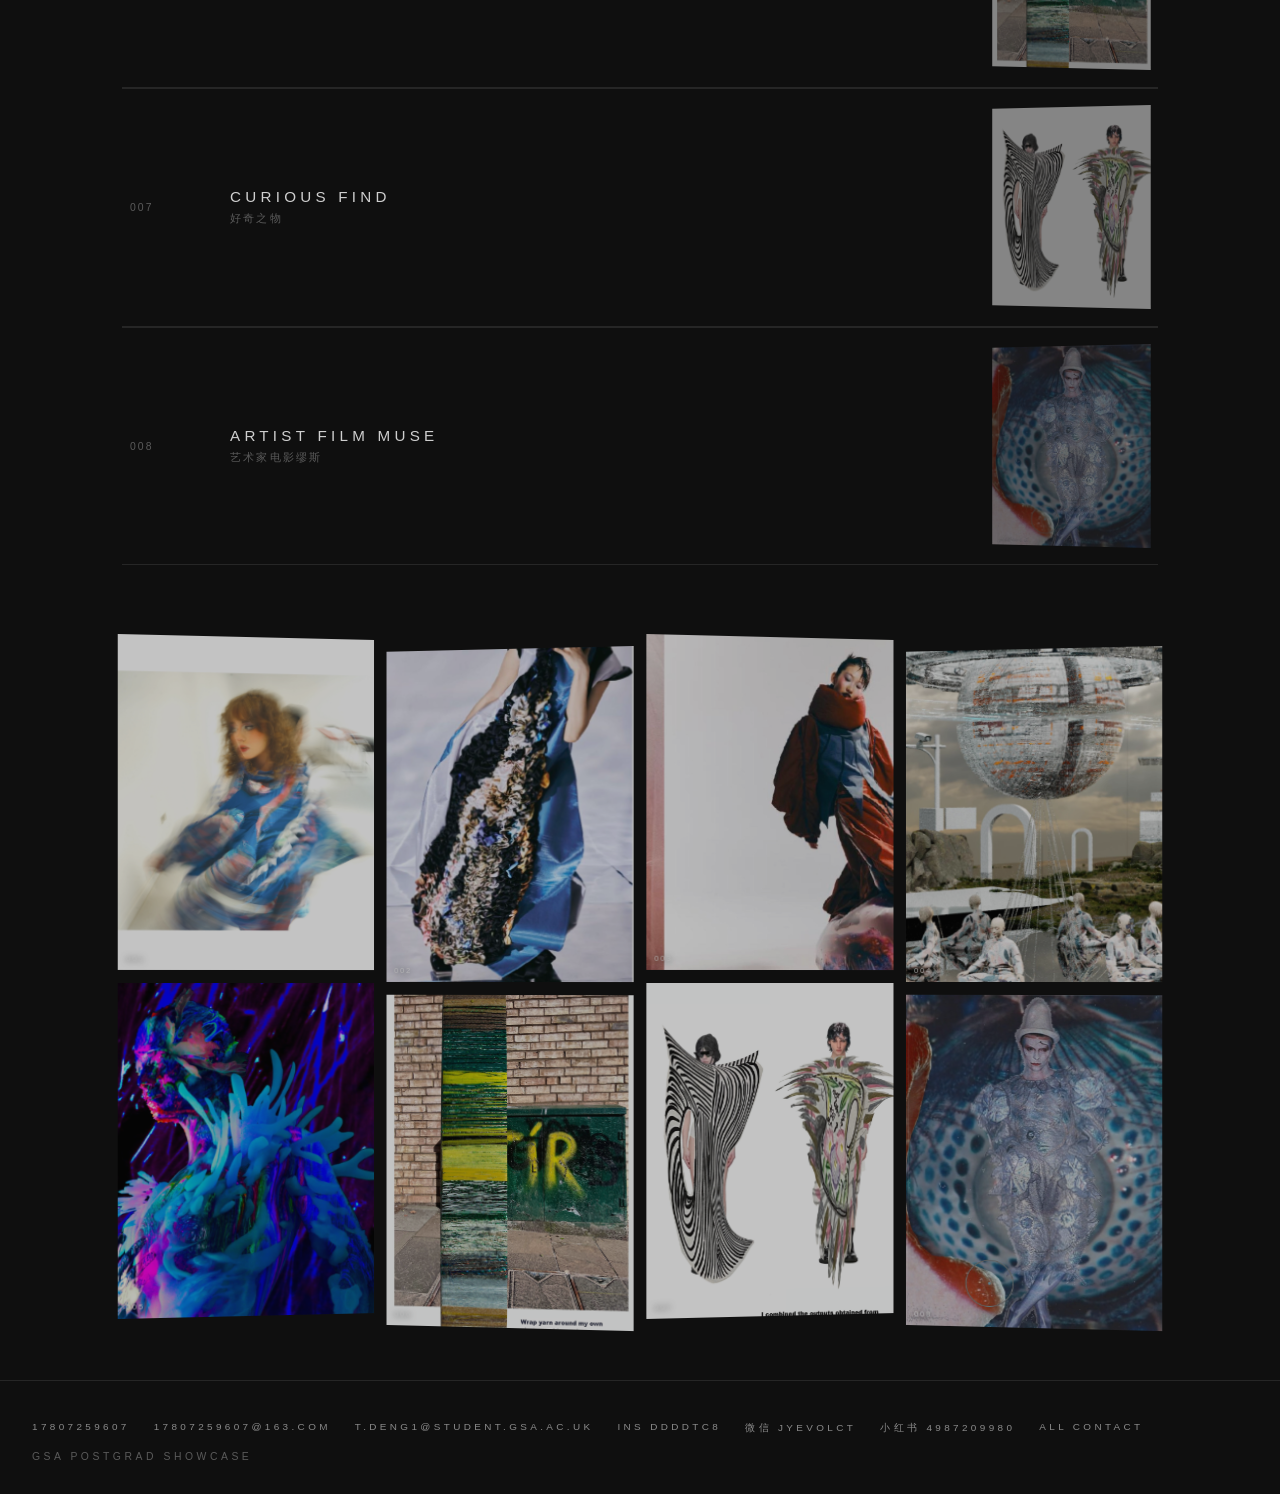
<file: projects.html>
<!DOCTYPE html>
<html lang="en">
<head>
  <meta charset="utf-8">
  <meta name="viewport" content="width=device-width, initial-scale=1">
  <title>Projects · Jason Deng</title>
  <meta name="description" content="Selected projects by Jason Deng (Tianci Deng) — numbered index.">
  <link rel="stylesheet" href="css/styles.css">
</head>
<body class="page-projects">
  <header class="site-header">
    <a class="logo" href="index.html">Jason Deng <span>/ Tianci</span></a>
    <nav>
      <ul class="nav-links">
        <li><a class="is-active" href="projects.html">Projects</a></li>
        <li><a href="contact.html">Contact</a></li>
      </ul>
    </nav>
  </header>

  <main class="projects-wrap">
    <div class="projects-intro">
      <h1>Projects</h1>
      <p>Selected Works · Fashion &amp; Textiles</p>
    </div>

    <ul class="project-list">
      <li>
        <a class="project-row" href="project-conflux-orbit.html">
          <span class="project-num">001</span>
          <span class="project-title-block">
            <span class="project-title">Conflux Orbit</span>
            <span class="project-zh">汇流轨道</span>
          </span>
          <span class="project-thumb" aria-hidden="true">
            <img src="images/conflux-orbit.jpg" alt="">
          </span>
        </a>
      </li>
      <li>
        <a class="project-row" href="project-error-matrix.html">
          <span class="project-num">002</span>
          <span class="project-title-block">
            <span class="project-title">Error Matrix</span>
            <span class="project-zh">错误矩阵</span>
          </span>
          <span class="project-thumb" aria-hidden="true">
            <img src="images/error-matrix.jpg" alt="">
          </span>
        </a>
      </li>
      <li>
        <a class="project-row" href="project-resonant-marks.html">
          <span class="project-num">003</span>
          <span class="project-title-block">
            <span class="project-title">Resonant Marks</span>
            <span class="project-zh">共鸣印记</span>
          </span>
          <span class="project-thumb" aria-hidden="true">
            <img src="images/resonant-marks-look.jpg" alt="">
          </span>
        </a>
      </li>
      <li>
        <a class="project-row" href="project-cyberpanorama-prison.html">
          <span class="project-num">004</span>
          <span class="project-title-block">
            <span class="project-title">Cyberpanorama Prison</span>
            <span class="project-zh">赛博全景监狱</span>
          </span>
          <span class="project-thumb" aria-hidden="true">
            <img src="images/cyberpanorama-prison.jpg" alt="">
          </span>
        </a>
      </li>
      <li>
        <a class="project-row" href="project-new-human.html">
          <span class="project-num">005</span>
          <span class="project-title-block">
            <span class="project-title">Integration / New Human</span>
            <span class="project-zh">整合 / 新人类</span>
          </span>
          <span class="project-thumb" aria-hidden="true">
            <img src="images/new-human.jpg" alt="">
          </span>
        </a>
      </li>
      <li>
        <a class="project-row" href="project-color-texture.html">
          <span class="project-num">006</span>
          <span class="project-title-block">
            <span class="project-title">Color and Texture</span>
            <span class="project-zh">色彩与肌理</span>
          </span>
          <span class="project-thumb" aria-hidden="true">
            <img src="images/color-and-texture.jpg" alt="">
          </span>
        </a>
      </li>
      <li>
        <a class="project-row" href="project-curious-find.html">
          <span class="project-num">007</span>
          <span class="project-title-block">
            <span class="project-title">Curious Find</span>
            <span class="project-zh">好奇之物</span>
          </span>
          <span class="project-thumb" aria-hidden="true">
            <img src="images/curious-find.jpg" alt="">
          </span>
        </a>
      </li>
      <li>
        <a class="project-row" href="project-artist-film-muse.html">
          <span class="project-num">008</span>
          <span class="project-title-block">
            <span class="project-title">Artist Film Muse</span>
            <span class="project-zh">艺术家电影缪斯</span>
          </span>
          <span class="project-thumb" aria-hidden="true">
            <img src="images/artist-film-muse.jpg" alt="">
          </span>
        </a>
      </li>
    </ul>

    <div class="projects-visual" aria-label="Project covers">
      <a href="project-conflux-orbit.html">
        <img src="images/conflux-orbit.jpg" alt="001">
        <span class="cap">001</span>
      </a>
      <a href="project-error-matrix.html">
        <img src="images/error-matrix.jpg" alt="002">
        <span class="cap">002</span>
      </a>
      <a href="project-resonant-marks.html">
        <img src="images/resonant-marks-look.jpg" alt="003">
        <span class="cap">003</span>
      </a>
      <a href="project-cyberpanorama-prison.html">
        <img src="images/cyberpanorama-prison.jpg" alt="004">
        <span class="cap">004</span>
      </a>
      <a href="project-new-human.html">
        <img src="images/new-human.jpg" alt="005">
        <span class="cap">005</span>
      </a>
      <a href="project-color-texture.html">
        <img src="images/color-and-texture.jpg" alt="006">
        <span class="cap">006</span>
      </a>
      <a href="project-curious-find.html">
        <img src="images/curious-find.jpg" alt="007">
        <span class="cap">007</span>
      </a>
      <a href="project-artist-film-muse.html">
        <img src="images/artist-film-muse.jpg" alt="008">
        <span class="cap">008</span>
      </a>
    </div>
  </main>

  <footer class="site-footer">
    <div class="contact-line">
      <a href="tel:+8617807259607">17807259607</a>
      <a href="mailto:17807259607@163.com">17807259607@163.com</a>
      <a href="mailto:t.deng1@student.gsa.ac.uk">t.deng1@student.gsa.ac.uk</a>
      <a href="https://www.instagram.com/ddddtc8" target="_blank" rel="noopener">Ins ddddtc8</a>
      <span>微信 JyevolcT</span>
      <span>小红书 4987209980</span>
      <a href="contact.html">All Contact</a>
    </div>
    <p class="micro"><a href="https://gsapostgradshowcase.net/tianci-deng/" target="_blank" rel="noopener">GSA Postgrad Showcase</a></p>
  </footer>

  <script src="js/main.js"></script>
  <script src="js/music.js"></script>
</body>
</html>
</file>
<file: css/styles.css>
/* Jason Deng Portfolio — michaelgatt-inspired cinematic mockup */

:root {
  --bg: #0F0F0F;
  --bg-elevated: #161616;
  --text: #CFCFCF;
  --text-dim: #8A8A8A;
  --text-faint: #5A5A5A;
  --white: #F2F2F2;
  --line: rgba(207, 207, 207, 0.12);
  --font: "Helvetica Neue", Helvetica, Arial, "PingFang SC", "Hiragino Sans GB",
    "Microsoft YaHei", sans-serif;
  --track: 0.34em;
  --track-wide: 0.62em;
  --ease: cubic-bezier(0.22, 1, 0.36, 1);
}

*,
*::before,
*::after {
  box-sizing: border-box;
  margin: 0;
  padding: 0;
}

html {
  font-size: 16px;
  background: var(--bg);
  color: var(--text);
  -webkit-font-smoothing: antialiased;
  -moz-osx-font-smoothing: grayscale;
}

body {
  font-family: var(--font);
  font-weight: 300;
  background: var(--bg);
  color: var(--text);
  min-height: 100vh;
  overflow-x: hidden;
}

a {
  color: inherit;
  text-decoration: none;
  transition: color 0.35s var(--ease), opacity 0.35s var(--ease);
}

a:hover {
  color: var(--white);
}

img {
  display: block;
  max-width: 100%;
  height: auto;
  user-select: none;
  -webkit-user-drag: none;
}

/* ——— Typography utilities ——— */
.tracked {
  letter-spacing: var(--track);
  text-transform: uppercase;
}

.tracked-wide {
  letter-spacing: var(--track-wide);
  text-transform: uppercase;
}

.micro {
  font-size: 0.65rem;
  font-weight: 300;
  letter-spacing: var(--track);
  text-transform: uppercase;
}

.zh {
  letter-spacing: 0.12em;
  font-weight: 300;
  opacity: 0.55;
}

/* ——— Site chrome ——— */
.site-header {
  position: fixed;
  inset: 0 0 auto 0;
  z-index: 100;
  display: flex;
  align-items: center;
  justify-content: space-between;
  padding: 1.35rem 2rem;
  pointer-events: none;
}

.site-header a,
.site-header button {
  pointer-events: auto;
}

.logo {
  font-size: 0.62rem;
  font-weight: 300;
  letter-spacing: var(--track-wide);
  text-transform: uppercase;
  color: var(--text);
}

.logo span {
  opacity: 0.45;
  font-weight: 300;
  margin-left: 0.55em;
  letter-spacing: 0.2em;
}

.nav-links {
  display: flex;
  gap: 1.75rem;
  list-style: none;
}

.nav-links a {
  font-size: 0.55rem;
  font-weight: 300;
  letter-spacing: 0.42em;
  text-transform: uppercase;
  color: var(--text-dim);
}

.nav-links a:hover,
.nav-links a.is-active {
  color: var(--white);
}

.site-footer {
  position: relative;
  z-index: 20;
  padding: 2.5rem 2rem 2rem;
  display: flex;
  flex-wrap: wrap;
  gap: 1rem 2rem;
  justify-content: space-between;
  align-items: baseline;
  border-top: 1px solid var(--line);
  margin-top: auto;
}

.site-footer .micro {
  color: var(--text-faint);
}

.contact-line {
  display: flex;
  flex-wrap: wrap;
  gap: 0.75rem 1.5rem;
}

.contact-line a {
  color: var(--text-dim);
  font-size: 0.62rem;
  letter-spacing: var(--track);
  text-transform: uppercase;
}

/* ——— HOME: floating stage ——— */
.page-home {
  height: 100vh;
  overflow: hidden;
}

.stage {
  position: relative;
  width: 100%;
  height: 100vh;
  perspective: 1800px;
  perspective-origin: 50% 42%;
  overflow: hidden;
  background: var(--bg);
}

.stage::before {
  content: "";
  position: absolute;
  inset: 0;
  background:
    radial-gradient(ellipse 52% 48% at 50% 48%, rgba(18, 18, 18, 0.68) 0%, transparent 76%),
    radial-gradient(ellipse 80% 60% at 50% 100%, rgba(0, 0, 0, 0.65) 0%, transparent 55%);
  pointer-events: none;
  z-index: 5;
}

/* Subtle film grain overlay */
.stage::after {
  content: "";
  position: absolute;
  inset: -20%;
  z-index: 45;
  pointer-events: none;
  opacity: 0.07;
  mix-blend-mode: overlay;
  background-image: url("data:image/svg+xml,%3Csvg viewBox='0 0 200 200' xmlns='http://www.w3.org/2000/svg'%3E%3Cfilter id='n'%3E%3CfeTurbulence type='fractalNoise' baseFrequency='0.85' numOctaves='4' stitchTiles='stitch'/%3E%3C/filter%3E%3Crect width='100%25' height='100%25' filter='url(%23n)'/%3E%3C/svg%3E");
  background-size: 180px 180px;
}

.identity {
  position: absolute;
  left: 50%;
  top: 48%;
  transform: translate(-50%, -50%);
  z-index: 50;
  text-align: center;
  pointer-events: none;
  width: min(92vw, 460px);
  padding: 1.9rem 1.4rem 1.6rem;
  /* Soft corridor veil so role line stays readable */
  background: radial-gradient(
    ellipse 82% 74% at 50% 48%,
    rgba(15, 15, 15, 0.86) 0%,
    rgba(15, 15, 15, 0.48) 54%,
    transparent 80%
  );
}

.identity > * {
  pointer-events: auto;
}

.identity h1 {
  font-size: clamp(1.35rem, 2.35vw, 1.72rem);
  font-weight: 300;
  letter-spacing: 0.58em;
  text-transform: uppercase;
  color: var(--white);
  margin-bottom: 0.85rem;
  padding-left: 0.58em; /* optical balance for tracking */
  text-shadow: 0 0 40px rgba(15, 15, 15, 0.9), 0 2px 12px rgba(0, 0, 0, 0.85);
}

.identity .aka {
  font-size: 0.55rem;
  font-weight: 300;
  letter-spacing: 0.48em;
  text-transform: uppercase;
  color: var(--text-dim);
  margin-bottom: 1.5rem;
  text-shadow: 0 1px 10px rgba(0, 0, 0, 0.8);
}

.identity .role {
  font-size: 0.52rem;
  font-weight: 300;
  letter-spacing: 0.42em;
  text-transform: uppercase;
  color: rgba(207, 207, 207, 0.78);
  margin-bottom: 2rem;
  line-height: 1.95;
  text-shadow: 0 1px 14px rgba(0, 0, 0, 0.95), 0 0 28px rgba(15, 15, 15, 0.9);
}

.identity-nav {
  display: flex;
  justify-content: center;
  gap: 1.75rem;
  list-style: none;
}

.identity-nav a {
  font-size: 0.52rem;
  font-weight: 300;
  letter-spacing: 0.5em;
  text-transform: uppercase;
  color: var(--text-dim);
  border-bottom: 1px solid transparent;
  padding-bottom: 0.2rem;
}

.identity-nav a:hover {
  color: var(--white);
  border-bottom-color: rgba(242, 242, 242, 0.35);
}

.identity .zh-line {
  margin-top: 1.6rem;
  font-size: 0.7rem;
  letter-spacing: 0.35em;
  color: var(--text-faint);
}

/* Floating tiles */
.tile {
  position: absolute;
  overflow: hidden;
  background: #1a1a1a;
  transform-style: preserve-3d;
  will-change: transform;
  box-shadow:
    0 22px 50px rgba(0, 0, 0, 0.62),
    0 2px 0 rgba(255, 255, 255, 0.03) inset;
  transition: box-shadow 0.55s var(--ease), filter 0.55s var(--ease), opacity 0.55s var(--ease);
  z-index: 10;
}

.stage.is-hovering .tile {
  opacity: 0.38;
  filter: brightness(0.55) saturate(0.7);
}

.stage.is-hovering .tile:hover {
  opacity: 1;
  filter: none;
}

.tile::after {
  content: "";
  position: absolute;
  inset: 0;
  background: linear-gradient(
    160deg,
    rgba(255, 255, 255, 0.06) 0%,
    transparent 40%,
    rgba(0, 0, 0, 0.25) 100%
  );
  pointer-events: none;
  z-index: 2;
  opacity: 0.7;
  transition: opacity 0.45s var(--ease);
}

.tile img {
  width: 100%;
  height: 100%;
  object-fit: cover;
  object-position: center;
  transition: transform 0.7s var(--ease), filter 0.5s var(--ease);
  filter: brightness(0.88) contrast(1.05) saturate(0.92);
}

.tile:hover {
  z-index: 30;
  box-shadow:
    0 28px 60px rgba(0, 0, 0, 0.7),
    0 0 0 1px rgba(255, 255, 255, 0.06);
}

.tile:hover::after {
  opacity: 0.25;
}

.tile:hover img {
  transform: scale(1.1);
  filter: brightness(1.05) contrast(1.1) saturate(1.05);
}


.tile-label {
  position: absolute;
  left: 0.75rem;
  bottom: 0.65rem;
  z-index: 3;
  font-size: 0.5rem;
  letter-spacing: 0.28em;
  text-transform: uppercase;
  color: rgba(242, 242, 242, 0.85);
  text-shadow: 0 1px 8px rgba(0, 0, 0, 0.8);
  opacity: 0;
  transform: translateY(4px);
  transition: opacity 0.4s var(--ease), transform 0.4s var(--ease);
  pointer-events: none;
}

.tile:hover .tile-label {
  opacity: 1;
  transform: translateY(0);
}

/* Uneven layout — tiles clustered nearer center (~18–22% inward); open center corridor */
.tile-1 {
  width: clamp(320px, 42vw, 580px);
  aspect-ratio: 3 / 4.2;
  top: -10%;
  left: -4%;
  transform: rotateY(16deg) rotateX(6deg) rotateZ(-3deg) translateZ(-55px);
}

.tile-2 {
  width: clamp(250px, 33vw, 460px);
  aspect-ratio: 4 / 5.2;
  top: 2%;
  right: -4%;
  transform: rotateY(-18deg) rotateX(5deg) rotateZ(3deg) translateZ(-25px);
}

.tile-3 {
  width: clamp(280px, 35vw, 500px);
  aspect-ratio: 1 / 1.05;
  bottom: -12%;
  left: -2%;
  transform: rotateY(14deg) rotateX(-8deg) rotateZ(4deg) translateZ(-70px);
}

.tile-4 {
  width: clamp(340px, 44vw, 600px);
  aspect-ratio: 16 / 9.5;
  bottom: -10%;
  right: -6%;
  transform: rotateY(-15deg) rotateX(-6deg) rotateZ(-2deg) translateZ(-40px);
}

.tile-5 {
  width: clamp(150px, 17vw, 240px);
  aspect-ratio: 3 / 4.3;
  top: 58%;
  left: 22%;
  transform: rotateY(12deg) rotateX(-3deg) rotateZ(-6deg) translateZ(45px);
}

.tile-6 {
  width: clamp(170px, 19vw, 270px);
  aspect-ratio: 4 / 5.4;
  top: 6%;
  left: 28%;
  transform: rotateY(10deg) rotateX(8deg) rotateZ(3deg) translateZ(-110px);
  opacity: 0.88;
}

.tile-7 {
  width: clamp(140px, 16vw, 230px);
  aspect-ratio: 1 / 1.2;
  top: 60%;
  right: 22%;
  transform: rotateY(-13deg) rotateX(4deg) rotateZ(5deg) translateZ(28px);
}

.tile-8 {
  width: clamp(180px, 21vw, 300px);
  aspect-ratio: 5 / 3.8;
  top: 20%;
  right: 16%;
  transform: rotateY(-11deg) rotateX(9deg) rotateZ(-4deg) translateZ(-75px);
  opacity: 0.86;
}

.corner-meta {
  position: fixed;
  z-index: 55;
  font-size: 0.48rem;
  font-weight: 300;
  letter-spacing: 0.42em;
  text-transform: uppercase;
  color: var(--text-faint);
}

.corner-meta.bl {
  bottom: 1.35rem;
  left: 2rem;
}

.corner-meta.br {
  bottom: 1.35rem;
  right: 2rem;
  text-align: right;
}

/* ——— PROJECTS INDEX ——— */
.page-projects {
  min-height: 100vh;
  display: flex;
  flex-direction: column;
}

.projects-wrap {
  flex: 1;
  padding: 6.5rem 2rem 4rem;
  max-width: 1100px;
  margin: 0 auto;
  width: 100%;
}

.projects-intro {
  margin-bottom: 3.5rem;
  text-align: center;
}

.projects-intro h1 {
  font-size: 0.72rem;
  font-weight: 400;
  letter-spacing: 0.55em;
  text-transform: uppercase;
  color: var(--white);
  margin-bottom: 0.75rem;
}

.projects-intro p {
  font-size: 0.58rem;
  letter-spacing: 0.28em;
  text-transform: uppercase;
  color: var(--text-faint);
}

.project-list {
  list-style: none;
  display: flex;
  flex-direction: column;
  gap: 0;
}

.project-row {
  display: grid;
  grid-template-columns: 4.5rem 1fr auto;
  align-items: center;
  gap: 1.25rem 1.75rem;
  padding: 1.15rem 0.5rem;
  border-top: 1px solid var(--line);
  position: relative;
  transition: background 0.4s var(--ease);
}

.project-row:last-child {
  border-bottom: 1px solid var(--line);
}

.project-row:hover {
  background: rgba(255, 255, 255, 0.02);
}

.project-num {
  font-size: 0.65rem;
  letter-spacing: 0.2em;
  color: var(--text-faint);
  font-variant-numeric: tabular-nums;
}

.project-title-block {
  min-width: 0;
}

.project-title {
  font-size: clamp(0.78rem, 1.4vw, 0.95rem);
  font-weight: 400;
  letter-spacing: 0.28em;
  text-transform: uppercase;
  color: var(--text);
  transition: color 0.35s var(--ease);
}

.project-row:hover .project-title {
  color: var(--white);
}

.project-zh {
  display: block;
  margin-top: 0.35rem;
  font-size: 0.68rem;
  letter-spacing: 0.2em;
  color: var(--text-faint);
}

.project-thumb {
  width: clamp(100px, 14vw, 160px);
  aspect-ratio: 4 / 5;
  overflow: hidden;
  opacity: 0.55;
  transform: perspective(600px) rotateY(-8deg);
  transition: opacity 0.45s var(--ease), transform 0.45s var(--ease);
  background: #1a1a1a;
}

.project-thumb img {
  width: 100%;
  height: 100%;
  object-fit: cover;
  filter: brightness(0.9);
}

.project-row:hover .project-thumb {
  opacity: 1;
  transform: perspective(600px) rotateY(-2deg) scale(1.04);
}

/* Hybrid visual strip under list */
.projects-visual {
  margin-top: 4.5rem;
  display: grid;
  grid-template-columns: repeat(4, 1fr);
  gap: 0.75rem;
  perspective: 1000px;
}

.projects-visual a {
  position: relative;
  overflow: hidden;
  aspect-ratio: 3 / 4;
  background: #1a1a1a;
  transform: rotateY(4deg);
  transition: transform 0.5s var(--ease), opacity 0.4s;
  opacity: 0.75;
}

.projects-visual a:nth-child(even) {
  transform: rotateY(-4deg) translateY(12px);
}

.projects-visual a:hover {
  opacity: 1;
  transform: rotateY(0) scale(1.02);
  z-index: 2;
}

.projects-visual img {
  width: 100%;
  height: 100%;
  object-fit: cover;
}

.projects-visual .cap {
  position: absolute;
  left: 0.5rem;
  bottom: 0.45rem;
  font-size: 0.48rem;
  letter-spacing: 0.22em;
  text-transform: uppercase;
  color: rgba(242, 242, 242, 0.8);
  text-shadow: 0 1px 6px rgba(0, 0, 0, 0.7);
}

/* ——— PROJECT DETAIL (lookbook) ——— */
.page-project {
  min-height: 100vh;
  display: flex;
  flex-direction: column;
}

.lookbook-hero {
  position: relative;
  min-height: 100vh;
  display: flex;
  align-items: flex-end;
  justify-content: flex-start;
  padding: 6rem 2rem 3.5rem;
  overflow: hidden;
}

.lookbook-hero-bg {
  position: absolute;
  inset: 0;
  z-index: 0;
}

.lookbook-hero-bg img {
  width: 100%;
  height: 100%;
  object-fit: cover;
  object-position: center 20%;
  filter: brightness(0.55) contrast(1.05);
}

.lookbook-hero-bg::after {
  content: "";
  position: absolute;
  inset: 0;
  background: linear-gradient(
    to top,
    rgba(15, 15, 15, 0.98) 0%,
    rgba(15, 15, 15, 0.45) 35%,
    rgba(15, 15, 15, 0.25) 100%
  );
}

.lookbook-hero-content {
  position: relative;
  z-index: 2;
  max-width: 640px;
}

.lookbook-num {
  font-size: 0.58rem;
  letter-spacing: 0.4em;
  text-transform: uppercase;
  color: var(--text-dim);
  margin-bottom: 1rem;
}

.lookbook-hero h1 {
  font-size: clamp(1.4rem, 4vw, 2.4rem);
  font-weight: 300;
  letter-spacing: 0.35em;
  text-transform: uppercase;
  color: var(--white);
  margin-bottom: 0.6rem;
  line-height: 1.2;
  padding-left: 0.35em;
}

.lookbook-hero .zh-title {
  font-size: 1rem;
  letter-spacing: 0.4em;
  color: var(--text-dim);
  margin-bottom: 1.75rem;
}

.lookbook-meta {
  display: flex;
  flex-wrap: wrap;
  gap: 0.75rem 1.75rem;
  font-size: 0.58rem;
  letter-spacing: 0.28em;
  text-transform: uppercase;
  color: var(--text-faint);
}

.lookbook-body {
  max-width: 920px;
  margin: 0 auto;
  padding: 3.5rem 2rem 2rem;
}

.lookbook-body .lede {
  font-size: clamp(0.85rem, 1.5vw, 1.05rem);
  font-weight: 300;
  line-height: 1.75;
  letter-spacing: 0.04em;
  color: var(--text);
  margin-bottom: 1.5rem;
  max-width: 38em;
}

.lookbook-body .lede-zh {
  font-size: 0.82rem;
  line-height: 1.9;
  letter-spacing: 0.08em;
  color: var(--text-faint);
  max-width: 36em;
  margin-bottom: 3rem;
}

.lookbook-section-label {
  font-size: 0.55rem;
  letter-spacing: 0.4em;
  text-transform: uppercase;
  color: var(--text-faint);
  margin: 3rem auto 1.25rem;
  padding: 0 2rem 0.75rem;
  max-width: 920px;
  border-bottom: 1px solid var(--line);
}

/* Full-bleed lookbook rhythm */
.lookbook-frames {
  display: flex;
  flex-direction: column;
  gap: 0;
  width: 100%;
}

.frame {
  position: relative;
  width: 100%;
  background: #0a0a0a;
  overflow: hidden;
}

.frame img {
  width: 100%;
  height: auto;
  display: block;
}

.frame.full-bleed {
  width: 100vw;
  margin-left: calc(50% - 50vw);
}

.frame.inset {
  max-width: 920px;
  margin: 2.5rem auto;
  padding: 0 2rem;
}

.frame.inset img {
  width: 100%;
}

.frame.pair {
  display: grid;
  grid-template-columns: 1fr 1fr;
  gap: 0.5rem;
  max-width: 1100px;
  margin: 2rem auto;
  padding: 0 1rem;
  background: transparent;
}

.frame.pair figure {
  overflow: hidden;
  background: #0a0a0a;
}

.frame.pair img {
  width: 100%;
  height: 100%;
  object-fit: cover;
  min-height: 280px;
}

.frame-caption {
  padding: 1rem 2rem 2rem;
  max-width: 920px;
  margin: 0 auto;
  font-size: 0.58rem;
  letter-spacing: 0.28em;
  text-transform: uppercase;
  color: var(--text-faint);
}

.project-nav {
  display: flex;
  justify-content: space-between;
  align-items: center;
  padding: 3rem 2rem;
  max-width: 920px;
  margin: 0 auto;
  width: 100%;
  border-top: 1px solid var(--line);
}

.project-nav a {
  font-size: 0.58rem;
  letter-spacing: 0.32em;
  text-transform: uppercase;
  color: var(--text-dim);
}

.project-nav a:hover {
  color: var(--white);
}

/* ——— Responsive ——— */
@media (max-width: 900px) {
  .tile-5,
  .tile-6,
  .tile-7,
  .tile-8 {
    display: none;
  }

  .tile-1 {
    width: 58vw;
    top: -8%;
    left: -8%;
  }

  .tile-2 {
    width: 52vw;
    top: 0%;
    right: -8%;
  }

  .tile-3 {
    width: 54vw;
    bottom: -10%;
    left: -6%;
  }

  .tile-4 {
    width: 62vw;
    bottom: -8%;
    right: -10%;
  }

  .projects-visual {
    grid-template-columns: repeat(2, 1fr);
  }

  .frame.pair {
    grid-template-columns: 1fr;
  }
}

@media (max-width: 640px) {
  .site-header {
    padding: 1rem 1.15rem;
  }

  .nav-links {
    gap: 1rem;
  }

  .identity h1 {
    font-size: clamp(1.2rem, 6.5vw, 1.55rem);
    letter-spacing: 0.32em;
  }

  .project-row {
    grid-template-columns: 3rem 1fr;
  }

  .project-thumb {
    display: none;
  }

  .corner-meta.br {
    display: none;
  }

  .projects-wrap {
    padding: 5.5rem 1.15rem 3rem;
  }

  .lookbook-hero {
    padding: 5rem 1.15rem 2.5rem;
  }
}

/* Reduced motion */
@media (prefers-reduced-motion: reduce) {
  .tile,
  .tile img,
  .project-thumb,
  .projects-visual a {
    transition: none !important;
  }
}

/* ——— Contact page ——— */
.page-contact {
  min-height: 100vh;
  display: flex;
  flex-direction: column;
}

.contact-page {
  flex: 1;
  max-width: 720px;
  margin: 0 auto;
  padding: 7.5rem 2rem 4rem;
}

.contact-kicker {
  font-size: 0.62rem;
  letter-spacing: var(--track-wide);
  text-transform: uppercase;
  color: var(--text-faint);
  margin-bottom: 1.25rem;
}

.contact-page h1 {
  font-size: clamp(1.75rem, 4vw, 2.75rem);
  font-weight: 300;
  letter-spacing: 0.08em;
  color: var(--white);
  margin-bottom: 0.75rem;
}

.contact-page h1 span {
  opacity: 0.45;
  font-size: 0.55em;
  letter-spacing: var(--track);
  text-transform: uppercase;
}

.contact-role,
.contact-avail {
  font-size: 0.72rem;
  letter-spacing: 0.12em;
  color: var(--text-dim);
  margin-bottom: 0.4rem;
}

.contact-avail {
  margin-bottom: 2.75rem;
  color: var(--text-faint);
}

.contact-list {
  list-style: none;
  display: flex;
  flex-direction: column;
  gap: 1.15rem;
  border-top: 1px solid var(--line);
  padding-top: 1.75rem;
}

.contact-list li {
  display: grid;
  grid-template-columns: 7.5rem 1fr;
  gap: 1rem;
  align-items: baseline;
}

.contact-list .label {
  font-size: 0.58rem;
  letter-spacing: var(--track);
  text-transform: uppercase;
  color: var(--text-faint);
}

.contact-list a,
.contact-list .plain {
  font-size: 0.95rem;
  font-weight: 300;
  letter-spacing: 0.06em;
  color: var(--text);
}

.contact-list a:hover {
  color: var(--white);
}

.contact-line span {
  color: var(--text-dim);
  font-size: 0.62rem;
  letter-spacing: var(--track);
  text-transform: uppercase;
}

@media (max-width: 560px) {
  .contact-list li {
    grid-template-columns: 1fr;
    gap: 0.25rem;
  }
}

/* ——— Custom cursor (desktop) ——— */
@media (hover: hover) and (pointer: fine) {
  body.has-cursor {
    cursor: none;
  }
  body.has-cursor a,
  body.has-cursor button,
  body.has-cursor .tile,
  body.has-cursor .project-row,
  body.has-cursor input,
  body.has-cursor textarea {
    cursor: none;
  }
}

.cursor-dot,
.cursor-ring {
  position: fixed;
  top: 0;
  left: 0;
  pointer-events: none;
  z-index: 9999;
  border-radius: 50%;
  transform: translate3d(-50%, -50%, 0);
  opacity: 0;
  transition: opacity 0.35s ease, width 0.35s cubic-bezier(0.22, 1, 0.36, 1),
    height 0.35s cubic-bezier(0.22, 1, 0.36, 1), background 0.35s ease,
    border-color 0.35s ease, mix-blend-mode 0.35s ease;
}

.cursor-dot {
  width: 6px;
  height: 6px;
  background: #f2f2f2;
  mix-blend-mode: difference;
}

.cursor-ring {
  width: 36px;
  height: 36px;
  border: 1px solid rgba(242, 242, 242, 0.55);
  mix-blend-mode: difference;
}

body.has-cursor .cursor-dot,
body.has-cursor .cursor-ring {
  opacity: 1;
}

.cursor-ring.is-hover {
  width: 72px;
  height: 72px;
  border-color: rgba(242, 242, 242, 0.85);
}

.cursor-dot.is-hover {
  width: 4px;
  height: 4px;
  background: #fff;
}

.cursor-ring.is-down {
  width: 28px;
  height: 28px;
}

@media (prefers-reduced-motion: reduce) {
  .cursor-dot,
  .cursor-ring {
    display: none !important;
  }
  body.has-cursor,
  body.has-cursor * {
    cursor: auto !important;
  }
}

/* ——— Low-opacity work collage on black ——— */
.bg-collage {
  position: fixed;
  inset: 0;
  z-index: 0;
  pointer-events: none;
  overflow: hidden;
  opacity: 0.14;
  mix-blend-mode: screen;
}

.bg-collage img {
  position: absolute;
  object-fit: cover;
  filter: grayscale(0.35) contrast(1.05);
  border-radius: 2px;
}

.bg-collage .c1 { width: 28vw; height: 38vh; left: -4%; top: 8%; transform: rotate(-6deg); }
.bg-collage .c2 { width: 22vw; height: 30vh; right: -3%; top: 12%; transform: rotate(5deg); }
.bg-collage .c3 { width: 24vw; height: 34vh; left: 8%; bottom: -6%; transform: rotate(4deg); }
.bg-collage .c4 { width: 20vw; height: 28vh; right: 10%; bottom: 6%; transform: rotate(-8deg); }
.bg-collage .c5 { width: 18vw; height: 26vh; left: 38%; top: -4%; transform: rotate(2deg); }
.bg-collage .c6 { width: 16vw; height: 22vh; right: 32%; bottom: -4%; transform: rotate(-3deg); }

.bg-collage .c7 { width: 19vw; height: 27vh; left: 22%; top: 42%; transform: rotate(-5deg); }
.bg-collage .c8 { width: 17vw; height: 24vh; right: 18%; top: 38%; transform: rotate(7deg); }
.bg-collage .c9 { width: 15vw; height: 22vh; left: 55%; bottom: 18%; transform: rotate(-2deg); }
.bg-collage .c10 { width: 21vw; height: 29vh; left: -2%; top: 48%; transform: rotate(3deg); }
.bg-collage .c11 { width: 14vw; height: 20vh; right: -2%; bottom: 28%; transform: rotate(-6deg); }
.bg-collage .c12 { width: 16vw; height: 23vh; left: 42%; top: 55%; transform: rotate(5deg); }


.page-home .stage,
.page-projects main,
.page-contact .contact-page,
.page-project .lookbook-hero,
.page-project .lookbook-body,
.page-project .lookbook-frames,
.site-header,
.site-footer,
.project-nav {
  position: relative;
  z-index: 1;
}

.page-home .stage { z-index: 1; }
.page-home .bg-collage { z-index: 0; opacity: 0.11; }


/* —— Video on covers —— */
.tile.has-video .tile-play {
  position: absolute;
  left: 50%;
  top: 50%;
  z-index: 4;
  width: 3rem;
  height: 3rem;
  margin: -1.5rem 0 0 -1.5rem;
  border-radius: 50%;
  border: 1px solid rgba(255, 255, 255, 0.55);
  background: rgba(15, 15, 15, 0.45);
  backdrop-filter: blur(6px);
  pointer-events: none;
  transition: transform 0.35s var(--ease), background 0.35s var(--ease), border-color 0.35s var(--ease);
}
.tile.has-video .tile-play::before {
  content: "";
  position: absolute;
  left: 52%;
  top: 50%;
  width: 0;
  height: 0;
  border-style: solid;
  border-width: 0.45rem 0 0.45rem 0.75rem;
  border-color: transparent transparent transparent rgba(242, 242, 242, 0.95);
  transform: translate(-35%, -50%);
}
.tile.has-video:hover .tile-play {
  transform: scale(1.08);
  background: rgba(15, 15, 15, 0.62);
  border-color: rgba(255, 255, 255, 0.85);
}
.tile.has-video .tile-label {
  opacity: 0.85;
  transform: none;
}

.hero-video-link {
  color: var(--white);
  text-decoration: none;
  border-bottom: 1px solid rgba(242, 242, 242, 0.35);
  padding-bottom: 0.15rem;
}
.hero-video-link:hover {
  border-bottom-color: rgba(242, 242, 242, 0.9);
}

.video-frame {
  width: min(960px, 100%);
  margin-left: auto;
  margin-right: auto;
}
.video-embed {
  position: relative;
  width: 100%;
  aspect-ratio: 16 / 9;
  background: #000;
  overflow: hidden;
}
.video-embed iframe,
.video-embed video {
  position: absolute;
  inset: 0;
  width: 100%;
  height: 100%;
  border: 0;
  object-fit: contain;
  background: #000;
}
.video-embed-short {
  aspect-ratio: 9 / 16;
  max-width: 420px;
  margin: 0 auto;
}
.video-frame-short {
  width: min(420px, 100%);
}
.frame-caption a {
  color: inherit;
  text-decoration: underline;
  text-underline-offset: 0.2em;
}

.project-title .has-vid {
  font-style: normal;
  font-size: 0.55em;
  letter-spacing: 0.22em;
  text-transform: uppercase;
  opacity: 0.55;
  margin-left: 0.5em;
}

/* —— Background music toggle (top-right) —— */
.site-header {
  padding-right: 9.5rem;
}

.bg-music-toggle {
  position: fixed;
  top: 1.25rem;
  right: 1.75rem;
  z-index: 120;
  display: inline-flex;
  align-items: center;
  gap: 0.45rem;
  padding: 0.45rem 0.75rem;
  border: 1px solid rgba(207, 207, 207, 0.22);
  border-radius: 999px;
  background: rgba(15, 15, 15, 0.72);
  color: var(--text-dim, #8a8a8a);
  font-family: inherit;
  font-size: 0.65rem;
  font-weight: 300;
  letter-spacing: 0.28em;
  text-transform: uppercase;
  cursor: pointer;
  pointer-events: auto;
  backdrop-filter: blur(8px);
  -webkit-backdrop-filter: blur(8px);
  transition: color 0.35s var(--ease, ease), border-color 0.35s var(--ease, ease), background 0.35s var(--ease, ease);
}

.bg-music-toggle:hover {
  color: var(--white, #f2f2f2);
  border-color: rgba(242, 242, 242, 0.35);
}

.bg-music-toggle.is-off {
  opacity: 0.72;
}

.bg-music-toggle__icon {
  letter-spacing: 0;
  font-size: 0.85rem;
}

@media (max-width: 720px) {
  .site-header {
    padding-right: 4rem;
  }
  .bg-music-toggle {
    top: 0.95rem;
    right: 0.9rem;
    padding: 0.4rem 0.65rem;
  }
  .bg-music-toggle__label {
    display: none;
  }
}
</file>
